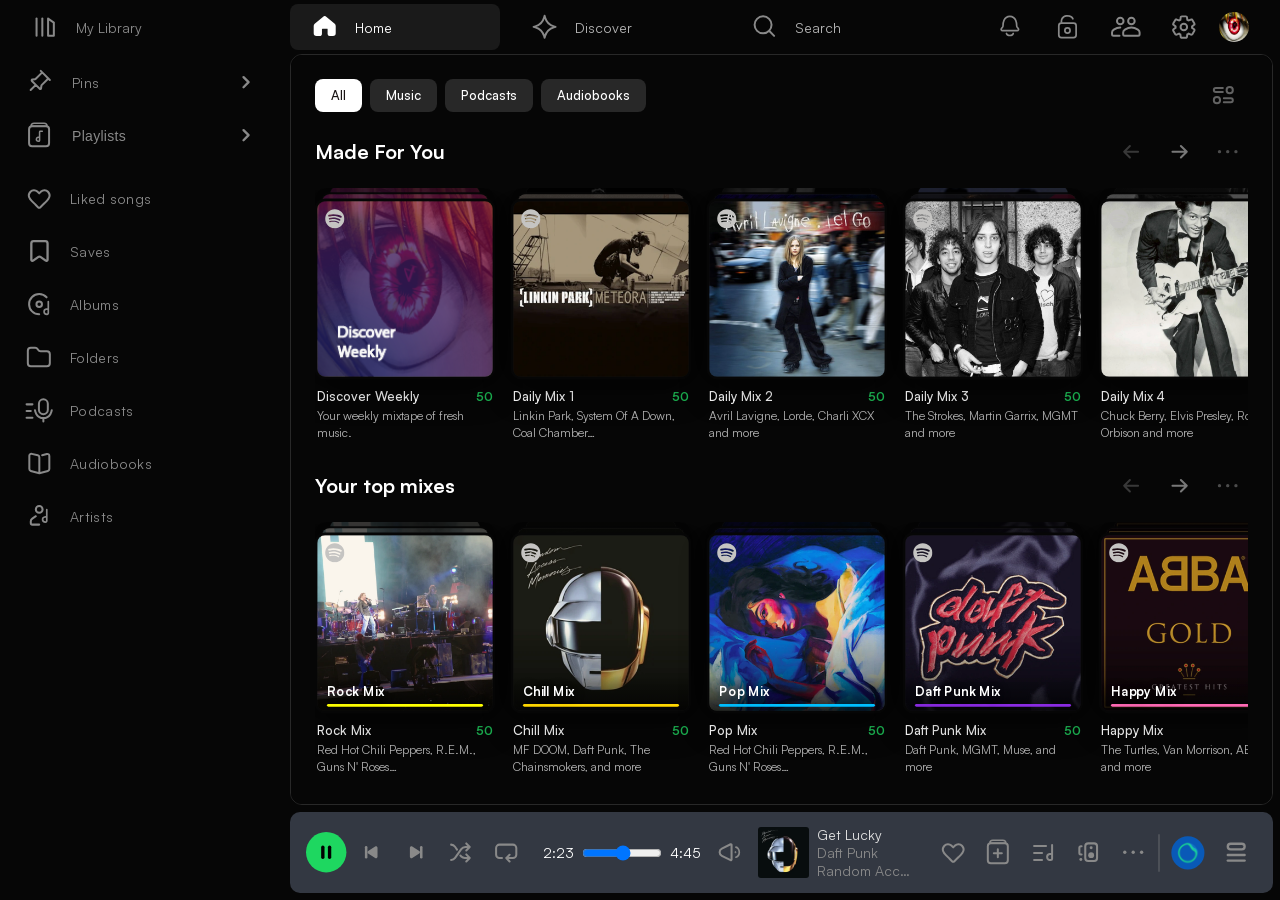
<file: index.html>
<!doctype html>
<html lang="en">

<head>
  <meta charset="UTF-8">
  <meta name="viewport"
    content="width=device-width, initial-scale=1.0, maximum-scale=1.0, user-scalable=no, viewport-fit=cover">
  <meta name="theme-color" content="#191414">
  <meta name="description"
    content="Spotify-inspired web player UI built as the final exam project for the 10x Frontend course.">
  <meta property="og:title" content="Spotify Web Player: 10xHunters - Frontend Final Exam">
  <meta property="og:description"
    content="Spotify-inspired web player UI built as the final exam project for the 10x Frontend course.">
  <meta property="og:type" content="website">
  <link rel="icon" type="image/svg+xml" href="assets/icons/big/spotify-favicon.svg">
  <title>Spotify - Web Player: 10xHunters - Frontend Final Exam</title>
  <link rel="stylesheet" href="css/main.css">
</head>

<body>
  <div class="app-layout">

    <!-- ===== Sidebar ===== -->

    <aside class="sidebar">
      <div class="sidebar__header">
        <a href="pages/library.html">
          <img src="./assets/icons/big/library.svg" alt="spotify-library-icon" />
          <span>My Library</span>
        </a>
      </div>
      <nav class="sidebar__nav">
        <ul class="sidebar__list">
          <li class="sidebar__item sidebar__item--arrow">
            <a href="#">
              <div class="sidebar__link-left">
                <img src="./assets/icons/big/pin.svg" alt="pins-icon" />
                <span>Pins</span>
              </div>
              <span class="sidebar__arrow">
                <img src="./assets/icons/big/right.svg" alt="arrow-right">
              </span>
            </a>
          </li>
          <li class="sidebar__item sidebar__item--accordion">
            <button class="sidebar__accordion-trigger" aria-expanded="false">
              <div class="sidebar__link-left">
                <img src="./assets/icons/big/playlist.svg" alt="playlist-icon" />
                <span class="sidebar__accordion-label">Playlists</span>
              </div>
              <span class="sidebar__arrow">
                <img src="./assets/icons/big/right.svg" alt="arrow-right" />
              </span>
            </button>
            <ul class="sidebar__dropdown">
              <li class="sidebar__dropdown-item">
                <a href="#">
                  <img src="./assets/icons/small/playlist.svg" alt="playlist-icon" />
                  <span>Chill stuff</span>
                </a>
              </li>
              <li class="sidebar__dropdown-item">
                <a href="#">
                  <img src="./assets/icons/small/playlist.svg" alt="playlist-icon" />
                  <span>Rock n Roll</span>
                </a>
              </li>
              <li class="sidebar__dropdown-item">
                <a href="#">
                  <img src="./assets/icons/small/playlist.svg" alt="playlist-icon" />
                  <span>The Jux Box</span>
                </a>
              </li>
              <li class="sidebar__dropdown-item">
                <a href="#">
                  <img src="./assets/icons/small/playlist.svg" alt="playlist-icon" />
                  <span>Selected Linkin Park</span>
                </a>
              </li>
              <li class="sidebar__dropdown-item">
                <a href="#">
                  <img src="./assets/icons/small/playlist.svg" alt="playlist-icon" />
                  <span>Vibe</span>
                </a>
              </li>
            </ul>
          </li>
          <li class="sidebar__item">
            <a href="pages/liked-songs.html">
              <img src="./assets/icons/big/like.svg" alt="spotify-liked-songs-icon" />
              <span>Liked songs</span>
            </a>
          </li>
          <li class="sidebar__item">
            <a href="#">
              <img src="./assets/icons/big/save.svg" alt="spotify-saved-songs-icon" />
              <span>Saves</span>
            </a>
          </li>
          <li class="sidebar__item">
            <a href="#">
              <img src="./assets/icons/big/album.svg" alt="spotify-album-songs-icon" />
              <span>Albums</span>
            </a>
          </li>
          <li class="sidebar__item">
            <a href="#">
              <img src="./assets/icons/big/folder.svg" alt="spotify-folders-icon" />
              <span>Folders</span>
            </a>
          </li>
          <li class="sidebar__item">
            <a href="pages/podcasts.html">
              <img src="./assets/icons/big/podcast.svg" alt="spotify-podcasts-icon" />
              <span>Podcasts</span>
            </a>
          </li>
          <li class="sidebar__item">
            <a href="#">
              <img src="./assets/icons/big/audiobook.svg" alt="spotify-audiobooks-icon" />
              <span>Audiobooks</span>
            </a>
          </li>
          <li class="sidebar__item">
            <a href="pages/artist.html"> <!--this is temporary link to the artist page -->
              <img src="./assets/icons/big/artist.svg" alt="spotify-artists-icon" />
              <span>Artists</span>
            </a>
          </li>
        </ul>
      </nav>
    </aside>

    <!-- ===== Content Area (Header + Main) ===== -->
    <div class="app-layout__content">

      <!-- ===== Desktop Header ===== -->

      <header class="app-header">
        <div class="app-header__row">
          <nav class="nav-primary" aria-label="Primary">

            <!-- ===== Nav Pills — CSS-only active state via :has(input:checked) ===== -->
            <div class="nav-primary__left">

              <a class="nav-pill nav-pill--home nav-pill--active" href="index.html" aria-current="page">
                <img src="assets/icons/big/home.svg" alt="" class="nav-icon icon--off" aria-hidden="true">
                <img src="assets/icons/big/home-filled.svg" alt="" class="nav-icon icon--on" aria-hidden="true">
                <span class="nav-pill__label">Home</span>
              </a>

              <a class="nav-pill nav-pill--discover" href="pages/discover.html">
                <img src="assets/icons/big/discover.svg" alt="" class="nav-icon icon--off" aria-hidden="true">
                <img src="assets/icons/big/discover-filled.svg" alt="" class="nav-icon icon--on" aria-hidden="true">
                <span class="nav-pill__label">Discover</span>
              </a>

              <a class="nav-pill nav-pill--search" href="pages/search.html">
                <img src="assets/icons/big/search.svg" alt="" class="nav-icon" aria-hidden="true">
                <span class="nav-pill__label nav-pill__label--muted">Search</span>
              </a>

            </div><!-- /nav-primary__left -->

            <!-- ===== Icon Buttons — toggles use CSS-only label+checkbox pattern ===== -->
            <div class="nav-primary__right">

              <button class="icon-button" type="button" aria-label="News">
                <img src="assets/icons/big/news.svg" alt="" class="nav-icon" aria-hidden="true">
              </button>

              <label class="icon-button" aria-label="Private session">
                <input type="checkbox" class="nav-radio">
                <img src="assets/icons/big/private.svg" alt="" class="nav-icon icon--off" aria-hidden="true">
                <img src="assets/icons/big/private-alt.svg" alt="" class="nav-icon icon--on icon--preserve"
                  aria-hidden="true">
              </label>

              <label class="icon-button icon-button--friends" aria-label="Friends activity">
                <input type="checkbox" class="nav-radio" id="friends-activity-toggle">
                <img src="assets/icons/big/friends.svg" alt="" class="nav-icon icon--off" aria-hidden="true">
                <img src="assets/icons/big/friends-filled.svg" alt="" class="nav-icon icon--on" aria-hidden="true">
              </label>

              <button class="icon-button" type="button" aria-label="Settings">
                <img src="assets/icons/big/settings.svg" alt="" class="nav-icon" aria-hidden="true">
              </button>

              <button class="avatar-button" type="button" aria-label="Profile">
                <img src="assets/img/profilePicture.webp" alt="User profile picture" class="avatar-image">
              </button>

            </div><!-- /nav-primary__right -->

          </nav>
        </div>
      </header><!-- /app-header -->

      <div class="home-layout">
        <main class="app-main">

          <!-- ===== Filter Bar ===== -->
          <div class="home-filter-bar">
            <button class="filter-pill filter-pill--active">All</button>
            <button class="filter-pill">Music</button>
            <button class="filter-pill">Podcasts</button>
            <button class="filter-pill">Audiobooks</button>
            <button class="filter-grid-icon" aria-label="Customize feed">
              <img src="assets/icons/big/feed.svg" alt="" aria-hidden="true">
            </button>
          </div>

          <!-- ===== Mobile Quick Picks ===== -->
          <section class="home-quick-grid" aria-label="Quick picks">
            <article class="home-quick-card">
              <img src="assets/img/weekly.png" alt="Cover art for Get Lucky" class="home-quick-card__thumb"
                loading="lazy">
              <div class="home-quick-card__meta">
                <p class="home-quick-card__title">Get Lucky (feat. Pharrell Williams and Nile Rodgers)</p>
                <p class="home-quick-card__subtitle">Daft Punk</p>
              </div>
            </article>

            <article class="home-quick-card">
              <img src="assets/img/weekly.png" alt="Cover art for Daily Mix 2" class="home-quick-card__thumb"
                loading="lazy">
              <div class="home-quick-card__meta">
                <p class="home-quick-card__title">Daily Mix 2</p>
              </div>
            </article>

            <article class="home-quick-card">
              <img src="assets/img/weekly.png" alt="Cover art for Daily Mix 1" class="home-quick-card__thumb"
                loading="lazy">
              <div class="home-quick-card__meta">
                <p class="home-quick-card__title">Daily Mix 1</p>
              </div>
            </article>

            <article class="home-quick-card">
              <img src="assets/img/weekly.png" alt="Cover art for Instant Crush" class="home-quick-card__thumb"
                loading="lazy">
              <div class="home-quick-card__meta">
                <p class="home-quick-card__title">Instant Crush</p>
                <p class="home-quick-card__subtitle">Daft Punk</p>
              </div>
            </article>

            <article class="home-quick-card">
              <img src="assets/img/weekly.png" alt="Cover art for Around the World" class="home-quick-card__thumb"
                loading="lazy">
              <div class="home-quick-card__meta">
                <p class="home-quick-card__title">Around the world</p>
                <p class="home-quick-card__subtitle">Daft Punk</p>
              </div>
            </article>

            <article class="home-quick-card">
              <img src="assets/img/weekly.png" alt="Cover art for Rock Mix" class="home-quick-card__thumb"
                loading="lazy">
              <div class="home-quick-card__meta">
                <p class="home-quick-card__title">Rock Mix</p>
              </div>
            </article>
          </section>

          <!-- ===== Home Feed ===== -->
          <div class="home-feed">

            <!-- ── Section 1: Made For You ── -->
            <section class="home-section" data-feed-key="made-for-you">
              <div class="home-section__header">
                <h2 class="home-section__title">Made For You</h2>
                <div class="home-section__controls">
                  <button class="section-nav-btn section-nav-btn--prev" aria-label="Previous">
                    <img src="assets/icons/big/arrow-left.svg" alt="" aria-hidden="true">
                  </button>
                  <button class="section-nav-btn section-nav-btn--next" aria-label="Next">
                    <img src="assets/icons/big/arrow-right.svg" alt="" aria-hidden="true">
                  </button>
                  <button class="section-more-btn" aria-label="More options">
                    <img src="assets/icons/big/more.svg" alt="" aria-hidden="true">
                  </button>
                </div>
              </div>
              <div class="home-section__track" role="list">

                <article class="card card--playlist card--stacked card--discover-weekly" role="listitem" tabindex="0">
                  <div class="card__thumb-wrap">
                    <div class="card__mix-stack">
                      <span class="card__mix-layer card__mix-layer--rear" aria-hidden="true">
                        <img src="assets/img/justProfilePicture.webp" alt="" class="card__mix-layer-image"
                          loading="lazy">
                      </span>
                      <span class="card__mix-layer card__mix-layer--middle" aria-hidden="true">
                        <img src="assets/img/justProfilePicture.webp" alt="" class="card__mix-layer-image"
                          loading="lazy">
                      </span>
                      <div class="card__mix-front">
                        <img src="assets/img/justProfilePicture.webp" alt="Cover art for Discover Weekly"
                          class="card__thumb" loading="lazy">
                        <img src="assets/icons/big/spotify.svg" alt="" class="card__logo" aria-hidden="true">
                      </div>
                    </div>
                  </div>
                  <div class="card__info">
                    <div class="card__title-row">
                      <span class="card__title">Discover Weekly</span>
                      <span class="card__count">50</span>
                    </div>
                    <p class="card__desc">Your weekly mixtape of fresh music.</p>
                  </div>
                </article>

                <article class="card card--playlist card--stacked" role="listitem" tabindex="0">
                  <div class="card__thumb-wrap">
                    <div class="card__mix-stack">
                      <span class="card__mix-layer card__mix-layer--rear" aria-hidden="true">
                        <img src="assets/img/daily-mix-1-coal.webp" alt="" class="card__mix-layer-image" loading="lazy">
                      </span>
                      <span class="card__mix-layer card__mix-layer--middle" aria-hidden="true">
                        <img src="assets/img/daily-mix-1-soad.webp" alt="" class="card__mix-layer-image" loading="lazy">
                      </span>
                      <div class="card__mix-front">
                        <img src="assets/img/daily-mix-1-linkin.webp" alt="Cover art for Daily Mix 1 featuring Linkin Park" class="card__thumb"
                          loading="lazy">
                        <img src="assets/icons/big/spotify.svg" alt="" class="card__logo" aria-hidden="true">
                      </div>
                    </div>
                  </div>
                  <div class="card__info">
                    <div class="card__title-row">
                      <span class="card__title">Daily Mix 1</span>
                      <span class="card__count">50</span>
                    </div>
                    <p class="card__desc">Linkin Park, System Of A Down, Coal Chamber…</p>
                  </div>
                </article>

                <article class="card card--playlist card--stacked" role="listitem" tabindex="0">
                  <div class="card__thumb-wrap">
                    <div class="card__mix-stack">
                      <span class="card__mix-layer card__mix-layer--rear" aria-hidden="true">
                        <img src="assets/img/daily-mix-2-charli.webp" alt="" class="card__mix-layer-image" loading="lazy">
                      </span>
                      <span class="card__mix-layer card__mix-layer--middle" aria-hidden="true">
                        <img src="assets/img/daily-mix-2-lorde.webp" alt="" class="card__mix-layer-image" loading="lazy">
                      </span>
                      <div class="card__mix-front">
                        <img src="assets/img/daily-mix-2-avril.webp" alt="Cover art for Daily Mix 2 featuring Avril Lavigne" class="card__thumb"
                          loading="lazy">
                        <img src="assets/icons/big/spotify.svg" alt="" class="card__logo" aria-hidden="true">
                      </div>
                    </div>
                  </div>
                  <div class="card__info">
                    <div class="card__title-row">
                      <span class="card__title">Daily Mix 2</span>
                      <span class="card__count">50</span>
                    </div>
                    <p class="card__desc">Avril Lavigne, Lorde, Charli XCX and more</p>
                  </div>
                </article>

                <article class="card card--playlist card--stacked" role="listitem" tabindex="0">
                  <div class="card__thumb-wrap">
                    <div class="card__mix-stack">
                      <span class="card__mix-layer card__mix-layer--rear" aria-hidden="true">
                        <img src="assets/img/daily-mix-3-mgmt.webp" alt="" class="card__mix-layer-image" loading="lazy">
                      </span>
                      <span class="card__mix-layer card__mix-layer--middle" aria-hidden="true">
                        <img src="assets/img/daily-mix-3-garrix.webp" alt="" class="card__mix-layer-image" loading="lazy">
                      </span>
                      <div class="card__mix-front">
                        <img src="assets/img/daily-mix-3-strokes.webp" alt="Artist image for Daily Mix 3 featuring The Strokes" class="card__thumb"
                          loading="lazy">
                        <img src="assets/icons/big/spotify.svg" alt="" class="card__logo" aria-hidden="true">
                      </div>
                    </div>
                  </div>
                  <div class="card__info">
                    <div class="card__title-row">
                      <span class="card__title">Daily Mix 3</span>
                      <span class="card__count">50</span>
                    </div>
                    <p class="card__desc">The Strokes, Martin Garrix, MGMT and more</p>
                  </div>
                </article>

                <article class="card card--playlist card--stacked" role="listitem" tabindex="0">
                  <div class="card__thumb-wrap">
                    <div class="card__mix-stack">
                      <span class="card__mix-layer card__mix-layer--rear" aria-hidden="true">
                        <img src="assets/img/daily-mix-4-roy.webp" alt="" class="card__mix-layer-image" loading="lazy">
                      </span>
                      <span class="card__mix-layer card__mix-layer--middle" aria-hidden="true">
                        <img src="assets/img/daily-mix-4-elvis.webp" alt="" class="card__mix-layer-image" loading="lazy">
                      </span>
                      <div class="card__mix-front">
                        <img src="assets/img/daily-mix-4-chuck.webp" alt="Artist image for Daily Mix 4 featuring Chuck Berry" class="card__thumb"
                          loading="lazy">
                        <img src="assets/icons/big/spotify.svg" alt="" class="card__logo" aria-hidden="true">
                      </div>
                    </div>
                  </div>
                  <div class="card__info">
                    <div class="card__title-row">
                      <span class="card__title">Daily Mix 4</span>
                      <span class="card__count">50</span>
                    </div>
                    <p class="card__desc">Chuck Berry, Elvis Presley, Roy Orbison and more</p>
                  </div>
                </article>

                <article class="card card--playlist card--stacked" role="listitem" tabindex="0">
                  <div class="card__thumb-wrap">
                    <div class="card__mix-stack">
                      <span class="card__mix-layer card__mix-layer--rear" aria-hidden="true">
                        <img src="assets/img/daily-mix-5-dean.webp" alt="" class="card__mix-layer-image" loading="lazy">
                      </span>
                      <span class="card__mix-layer card__mix-layer--middle" aria-hidden="true">
                        <img src="assets/img/daily-mix-5-gerhard.webp" alt="" class="card__mix-layer-image" loading="lazy">
                      </span>
                      <div class="card__mix-front">
                        <img src="assets/img/daily-mix-5-frank.webp" alt="Artist image for Daily Mix 5 featuring Frank Sinatra" class="card__thumb"
                          loading="lazy">
                        <img src="assets/icons/big/spotify.svg" alt="" class="card__logo" aria-hidden="true">
                      </div>
                    </div>
                  </div>
                  <div class="card__info">
                    <div class="card__title-row">
                      <span class="card__title">Daily Mix 5</span>
                      <span class="card__count">50</span>
                    </div>
                    <p class="card__desc">Frank Sinatra, Gerhard Trede, Dean Martin and more</p>
                  </div>
                </article>

                <article class="card card--playlist card--stacked" role="listitem" tabindex="0">
                  <div class="card__thumb-wrap">
                    <div class="card__mix-stack">
                      <span class="card__mix-layer card__mix-layer--rear" aria-hidden="true">
                        <img src="assets/img/nirvana-radio-bleach.webp" alt="" class="card__mix-layer-image" loading="lazy">
                      </span>
                      <span class="card__mix-layer card__mix-layer--middle" aria-hidden="true">
                        <img src="assets/img/nirvana-radio-in-utero.webp" alt="" class="card__mix-layer-image" loading="lazy">
                      </span>
                      <div class="card__mix-front">
                        <img src="assets/img/nirvana-radio-band.webp" alt="Artist image for Nirvana Radio" class="card__thumb"
                          loading="lazy">
                        <img src="assets/icons/big/spotify.svg" alt="" class="card__logo" aria-hidden="true">
                        <span class="card__badge card__badge--radio">RADIO</span>
                      </div>
                    </div>
                  </div>
                  <div class="card__info">
                    <div class="card__title-row">
                      <span class="card__title">Nirvana Radio</span>
                      <span class="card__count">50</span>
                    </div>
                    <p class="card__desc">The Strokes, Martin Garrix, MGMT and more</p>
                  </div>
                </article>

                <article class="card card--playlist card--stacked" role="listitem" tabindex="0">
                  <div class="card__thumb-wrap">
                    <div class="card__mix-stack">
                      <span class="card__mix-layer card__mix-layer--rear" aria-hidden="true">
                        <img src="assets/img/fall-out-boy-radio-rejects.webp" alt="" class="card__mix-layer-image"
                          loading="lazy">
                      </span>
                      <span class="card__mix-layer card__mix-layer--middle" aria-hidden="true">
                        <img src="assets/img/fall-out-boy-radio-panic.webp" alt="" class="card__mix-layer-image"
                          loading="lazy">
                      </span>
                      <div class="card__mix-front">
                        <img src="assets/img/fall-out-boy-radio-fob.webp" alt="Cover art for Fall Out Boy Radio featuring Fall Out Boy"
                          class="card__thumb" loading="lazy">
                        <img src="assets/icons/big/spotify.svg" alt="" class="card__logo" aria-hidden="true">
                        <span class="card__badge card__badge--radio">RADIO</span>
                      </div>
                    </div>
                  </div>
                  <div class="card__info">
                    <div class="card__title-row">
                      <span class="card__title">Fall Out Boy Ra…</span>
                      <span class="card__count">50</span>
                    </div>
                    <p class="card__desc">With Panic! At The Disco, The All-American Rejects,…</p>
                  </div>
                </article>

              </div>
            </section>

            <!-- ── Section 2: Your top mixes ── -->
            <section class="home-section" data-feed-key="your-top-mixes">
              <div class="home-section__header">
                <h2 class="home-section__title">Your top mixes</h2>
                <div class="home-section__controls">
                  <button class="section-nav-btn section-nav-btn--prev" aria-label="Previous">
                    <img src="assets/icons/big/arrow-left.svg" alt="" aria-hidden="true">
                  </button>
                  <button class="section-nav-btn section-nav-btn--next" aria-label="Next">
                    <img src="assets/icons/big/arrow-right.svg" alt="" aria-hidden="true">
                  </button>
                  <button class="section-more-btn" aria-label="More options">
                    <img src="assets/icons/big/more.svg" alt="" aria-hidden="true">
                  </button>
                </div>
              </div>
              <div class="home-section__track" role="list">

                <article class="card card--mix card--stacked card--accent-yellow" role="listitem" tabindex="0">
                  <div class="card__thumb-wrap">
                    <div class="card__mix-stack">
                      <span class="card__mix-layer card__mix-layer--rear" aria-hidden="true">
                        <img src="assets/img/rock-mix.webp" alt="" class="card__mix-layer-image" loading="lazy">
                      </span>
                      <span class="card__mix-layer card__mix-layer--middle" aria-hidden="true">
                        <img src="assets/img/rock-mix.webp" alt="" class="card__mix-layer-image" loading="lazy">
                      </span>
                      <div class="card__mix-front">
                        <img src="assets/img/rock-mix.webp" alt="Cover art for Rock Mix" class="card__thumb"
                          loading="lazy">
                        <img src="assets/icons/big/spotify.svg" alt="" class="card__logo" aria-hidden="true">
                        <div class="card__mix-overlay">
                          <span class="card__mix-title">Rock Mix</span>
                          <div class="card__mix-accent"></div>
                        </div>
                      </div>
                    </div>
                  </div>
                  <div class="card__info">
                    <div class="card__title-row">
                      <span class="card__title">Rock Mix</span>
                      <span class="card__count">50</span>
                    </div>
                    <p class="card__desc">Red Hot Chili Peppers, R.E.M., Guns N' Roses…</p>
                  </div>
                </article>

                <article class="card card--mix card--stacked card--accent-gold" role="listitem" tabindex="0">
                  <div class="card__thumb-wrap">
                    <div class="card__mix-stack">
                      <span class="card__mix-layer card__mix-layer--rear" aria-hidden="true">
                        <img src="assets/img/chill-mix.webp" alt="" class="card__mix-layer-image" loading="lazy">
                      </span>
                      <span class="card__mix-layer card__mix-layer--middle" aria-hidden="true">
                        <img src="assets/img/chill-mix.webp" alt="" class="card__mix-layer-image" loading="lazy">
                      </span>
                      <div class="card__mix-front">
                        <img src="assets/img/chill-mix.webp" alt="Cover art for Chill Mix" class="card__thumb"
                          loading="lazy">
                        <img src="assets/icons/big/spotify.svg" alt="" class="card__logo" aria-hidden="true">
                        <div class="card__mix-overlay">
                          <span class="card__mix-title">Chill Mix</span>
                          <div class="card__mix-accent"></div>
                        </div>
                      </div>
                    </div>
                  </div>
                  <div class="card__info">
                    <div class="card__title-row">
                      <span class="card__title">Chill Mix</span>
                      <span class="card__count">50</span>
                    </div>
                    <p class="card__desc">MF DOOM, Daft Punk, The Chainsmokers, and more</p>
                  </div>
                </article>

                <article class="card card--mix card--stacked card--accent-cyan" role="listitem" tabindex="0">
                  <div class="card__thumb-wrap">
                    <div class="card__mix-stack">
                      <span class="card__mix-layer card__mix-layer--rear" aria-hidden="true">
                        <img src="assets/img/pop-mix.webp" alt="" class="card__mix-layer-image" loading="lazy">
                      </span>
                      <span class="card__mix-layer card__mix-layer--middle" aria-hidden="true">
                        <img src="assets/img/pop-mix.webp" alt="" class="card__mix-layer-image" loading="lazy">
                      </span>
                      <div class="card__mix-front">
                        <img src="assets/img/pop-mix.webp" alt="Cover art for Pop Mix" class="card__thumb"
                          loading="lazy">
                        <img src="assets/icons/big/spotify.svg" alt="" class="card__logo" aria-hidden="true">
                        <div class="card__mix-overlay">
                          <span class="card__mix-title">Pop Mix</span>
                          <div class="card__mix-accent"></div>
                        </div>
                      </div>
                    </div>
                  </div>
                  <div class="card__info">
                    <div class="card__title-row">
                      <span class="card__title">Pop Mix</span>
                      <span class="card__count">50</span>
                    </div>
                    <p class="card__desc">Red Hot Chili Peppers, R.E.M., Guns N' Roses…</p>
                  </div>
                </article>

                <article class="card card--mix card--stacked card--accent-violet" role="listitem" tabindex="0">
                  <div class="card__thumb-wrap">
                    <div class="card__mix-stack">
                      <span class="card__mix-layer card__mix-layer--rear" aria-hidden="true">
                        <img src="assets/img/daft-punk-mix.webp" alt="" class="card__mix-layer-image" loading="lazy">
                      </span>
                      <span class="card__mix-layer card__mix-layer--middle" aria-hidden="true">
                        <img src="assets/img/daft-punk-mix.webp" alt="" class="card__mix-layer-image" loading="lazy">
                      </span>
                      <div class="card__mix-front">
                        <img src="assets/img/daft-punk-mix.webp" alt="Cover art for Daft Punk Mix" class="card__thumb"
                          loading="lazy">
                        <img src="assets/icons/big/spotify.svg" alt="" class="card__logo" aria-hidden="true">
                        <div class="card__mix-overlay">
                          <span class="card__mix-title">Daft Punk Mix</span>
                          <div class="card__mix-accent"></div>
                        </div>
                      </div>
                    </div>
                  </div>
                  <div class="card__info">
                    <div class="card__title-row">
                      <span class="card__title">Daft Punk Mix</span>
                      <span class="card__count">50</span>
                    </div>
                    <p class="card__desc">Daft Punk, MGMT, Muse, and more</p>
                  </div>
                </article>

                <article class="card card--mix card--stacked card--accent-pink" role="listitem" tabindex="0">
                  <div class="card__thumb-wrap">
                    <div class="card__mix-stack">
                      <span class="card__mix-layer card__mix-layer--rear" aria-hidden="true">
                        <img src="assets/img/happy-mix.webp" alt="" class="card__mix-layer-image" loading="lazy">
                      </span>
                      <span class="card__mix-layer card__mix-layer--middle" aria-hidden="true">
                        <img src="assets/img/happy-mix.webp" alt="" class="card__mix-layer-image" loading="lazy">
                      </span>
                      <div class="card__mix-front">
                        <img src="assets/img/happy-mix.webp" alt="Cover art for Happy Mix" class="card__thumb"
                          loading="lazy">
                        <img src="assets/icons/big/spotify.svg" alt="" class="card__logo" aria-hidden="true">
                        <div class="card__mix-overlay">
                          <span class="card__mix-title">Happy Mix</span>
                          <div class="card__mix-accent"></div>
                        </div>
                      </div>
                    </div>
                  </div>
                  <div class="card__info">
                    <div class="card__title-row">
                      <span class="card__title">Happy Mix</span>
                      <span class="card__count">50</span>
                    </div>
                    <p class="card__desc">The Turtles, Van Morrison, ABBA and more</p>
                  </div>
                </article>

                <article class="card card--mix card--stacked card--accent-orange" role="listitem" tabindex="0">
                  <div class="card__thumb-wrap">
                    <div class="card__mix-stack">
                      <span class="card__mix-layer card__mix-layer--rear" aria-hidden="true">
                        <img src="assets/img/david-bowie-mix.webp" alt="" class="card__mix-layer-image" loading="lazy">
                      </span>
                      <span class="card__mix-layer card__mix-layer--middle" aria-hidden="true">
                        <img src="assets/img/david-bowie-mix.webp" alt="" class="card__mix-layer-image" loading="lazy">
                      </span>
                      <div class="card__mix-front">
                        <img src="assets/img/david-bowie-mix.webp" alt="Cover art for David Bowie Mix"
                          class="card__thumb" loading="lazy">
                        <img src="assets/icons/big/spotify.svg" alt="" class="card__logo" aria-hidden="true">
                        <div class="card__mix-overlay">
                          <span class="card__mix-title">David Bowie Mix</span>
                          <div class="card__mix-accent"></div>
                        </div>
                      </div>
                    </div>
                  </div>
                  <div class="card__info">
                    <div class="card__title-row">
                      <span class="card__title">David Bowie Mix</span>
                      <span class="card__count">50</span>
                    </div>
                    <p class="card__desc">Soft Cell, The Who and The Clash</p>
                  </div>
                </article>

                <article class="card card--mix card--stacked card--accent-lime" role="listitem" tabindex="0">
                  <div class="card__thumb-wrap">
                    <div class="card__mix-stack">
                      <span class="card__mix-layer card__mix-layer--rear" aria-hidden="true">
                        <img src="assets/img/upbeat-mix.webp" alt="" class="card__mix-layer-image" loading="lazy">
                      </span>
                      <span class="card__mix-layer card__mix-layer--middle" aria-hidden="true">
                        <img src="assets/img/upbeat-mix.webp" alt="" class="card__mix-layer-image" loading="lazy">
                      </span>
                      <div class="card__mix-front">
                        <img src="assets/img/upbeat-mix.webp" alt="Cover art for Upbeat Mix" class="card__thumb"
                          loading="lazy">
                        <img src="assets/icons/big/spotify.svg" alt="" class="card__logo" aria-hidden="true">
                        <div class="card__mix-overlay">
                          <span class="card__mix-title">Upbeat Mix</span>
                          <div class="card__mix-accent"></div>
                        </div>
                      </div>
                    </div>
                  </div>
                  <div class="card__info">
                    <div class="card__title-row">
                      <span class="card__title">Upbeat Mix</span>
                      <span class="card__count">50</span>
                    </div>
                    <p class="card__desc">Kylie Minogue, Charli XCX, Cage The Elephant and…</p>
                  </div>
                </article>

                <article class="card card--mix card--stacked card--accent-orange-red" role="listitem" tabindex="0">
                  <div class="card__thumb-wrap">
                    <div class="card__mix-stack">
                      <span class="card__mix-layer card__mix-layer--rear" aria-hidden="true">
                        <img src="assets/img/60s-mix.webp" alt="" class="card__mix-layer-image" loading="lazy">
                      </span>
                      <span class="card__mix-layer card__mix-layer--middle" aria-hidden="true">
                        <img src="assets/img/60s-mix.webp" alt="" class="card__mix-layer-image" loading="lazy">
                      </span>
                      <div class="card__mix-front">
                        <img src="assets/img/60s-mix.webp" alt="Cover art for 60s Mix" class="card__thumb"
                          loading="lazy">
                        <img src="assets/icons/big/spotify.svg" alt="" class="card__logo" aria-hidden="true">
                        <div class="card__mix-overlay">
                          <span class="card__mix-title">60s Mix</span>
                          <div class="card__mix-accent"></div>
                        </div>
                      </div>
                    </div>
                  </div>
                  <div class="card__info">
                    <div class="card__title-row">
                      <span class="card__title">60s Mix</span>
                      <span class="card__count">50</span>
                    </div>
                    <p class="card__desc">Chuck Berry, Skeeter David, Van Morrison and…</p>
                  </div>
                </article>

              </div>
            </section>

            <!-- ── Section 3: Your favorite artists ── -->
            <section class="home-section" data-feed-key="your-favorite-artists">
              <div class="home-section__header">
                <h2 class="home-section__title">Your favorite artists</h2>
                <div class="home-section__controls">
                  <button class="section-nav-btn section-nav-btn--prev" aria-label="Previous">
                    <img src="assets/icons/big/arrow-left.svg" alt="" aria-hidden="true">
                  </button>
                  <button class="section-nav-btn section-nav-btn--next" aria-label="Next">
                    <img src="assets/icons/big/arrow-right.svg" alt="" aria-hidden="true">
                  </button>
                  <button class="section-more-btn" aria-label="More options">
                    <img src="assets/icons/big/more.svg" alt="" aria-hidden="true">
                  </button>
                </div>
              </div>
              <div class="home-section__track" role="list">

                <article class="card card--artist" role="listitem">
                  <div class="card__thumb-wrap card__thumb-wrap--circle">
                    <img src="assets/img/guns-n-roses.webp" alt="Artist photo of Guns N' Roses" class="card__thumb"
                      loading="lazy">
                  </div>
                  <div class="card__info">
                    <span class="card__title">Guns N' Roses</span>
                  </div>
                </article>

                <article class="card card--artist" role="listitem">
                  <div class="card__thumb-wrap card__thumb-wrap--circle">
                    <img src="assets/img/daft-punk.webp" alt="Artist photo of Daft Punk" class="card__thumb"
                      loading="lazy">
                  </div>
                  <div class="card__info">
                    <span class="card__title">Daft Punk</span>
                  </div>
                </article>

                <article class="card card--artist" role="listitem">
                  <div class="card__thumb-wrap card__thumb-wrap--circle">
                    <img src="assets/img/david-bowie.webp" alt="Artist photo of David Bowie" class="card__thumb"
                      loading="lazy">
                  </div>
                  <div class="card__info">
                    <span class="card__title">David Bowie</span>
                  </div>
                </article>

              </div>
            </section>

            <!-- ── Section 4: Albums for You ── -->
            <section class="home-section" data-feed-key="albums-for-you">
              <div class="home-section__header">
                <h2 class="home-section__title">Albums for You</h2>
                <div class="home-section__controls">
                  <button class="section-nav-btn section-nav-btn--prev" aria-label="Previous">
                    <img src="assets/icons/big/arrow-left.svg" alt="" aria-hidden="true">
                  </button>
                  <button class="section-nav-btn section-nav-btn--next" aria-label="Next">
                    <img src="assets/icons/big/arrow-right.svg" alt="" aria-hidden="true">
                  </button>
                  <button class="section-more-btn" aria-label="More options">
                    <img src="assets/icons/big/more.svg" alt="" aria-hidden="true">
                  </button>
                </div>
              </div>
              <div class="home-section__track" role="list">

                <article class="card card--album" role="listitem">
                  <div class="card__thumb-wrap">
                    <img src="assets/img/meteora.webp" alt="Album cover for Meteora" class="card__thumb" loading="lazy">
                    <img src="assets/icons/big/spotify.svg" alt="" class="card__logo" aria-hidden="true">
                  </div>
                  <div class="card__info">
                    <div class="card__title-row">
                      <span class="card__title">Meteora</span>
                      <span class="card__count">13</span>
                    </div>
                    <p class="card__desc">Linkin Park</p>
                  </div>
                </article>

                <article class="card card--album" role="listitem">
                  <div class="card__thumb-wrap">
                    <img src="assets/img/random-access.webp" alt="Album cover for Random Access Memories"
                      class="card__thumb" loading="lazy">
                    <img src="assets/icons/big/spotify.svg" alt="" class="card__logo" aria-hidden="true">
                  </div>
                  <div class="card__info">
                    <div class="card__title-row">
                      <span class="card__title">Random Access…</span>
                      <span class="card__count">13</span>
                    </div>
                    <p class="card__desc">Daft Punk</p>
                  </div>
                </article>

                <article class="card card--album" role="listitem">
                  <div class="card__thumb-wrap">
                    <img src="assets/img/abbey-road.webp" alt="Album cover for Abbey Road" class="card__thumb"
                      loading="lazy">
                    <img src="assets/icons/big/spotify.svg" alt="" class="card__logo" aria-hidden="true">
                  </div>
                  <div class="card__info">
                    <div class="card__title-row">
                      <span class="card__title">Abbey Road</span>
                      <span class="card__count">13</span>
                    </div>
                    <p class="card__desc">The Beatles</p>
                  </div>
                </article>

                <article class="card card--album" role="listitem">
                  <div class="card__thumb-wrap">
                    <img src="assets/img/black-holes.webp" alt="Album cover for Black Holes and Revelations"
                      class="card__thumb" loading="lazy">
                    <img src="assets/icons/big/spotify.svg" alt="" class="card__logo" aria-hidden="true">
                  </div>
                  <div class="card__info">
                    <div class="card__title-row">
                      <span class="card__title">Black Holes and…</span>
                      <span class="card__count">13</span>
                    </div>
                    <p class="card__desc">Muse</p>
                  </div>
                </article>

              </div>
            </section>

            <!-- ── Section 5: Audiobooks for you ── -->
            <section class="home-section" data-feed-key="audiobooks-for-you">
              <div class="home-section__header">
                <h2 class="home-section__title">Audiobooks for you</h2>
                <div class="home-section__controls">
                  <button class="section-nav-btn section-nav-btn--prev" aria-label="Previous">
                    <img src="assets/icons/big/arrow-left.svg" alt="" aria-hidden="true">
                  </button>
                  <button class="section-nav-btn section-nav-btn--next" aria-label="Next">
                    <img src="assets/icons/big/arrow-right.svg" alt="" aria-hidden="true">
                  </button>
                  <button class="section-more-btn" aria-label="More options">
                    <img src="assets/icons/big/more.svg" alt="" aria-hidden="true">
                  </button>
                </div>
              </div>
              <div class="home-section__track" role="list">

                <article class="card card--audiobook" role="listitem">
                  <div class="card__thumb-wrap">
                    <img src="assets/img/halo-flood.webp" alt="Book cover for Halo: The Flood" class="card__thumb"
                      loading="lazy">
                  </div>
                  <div class="card__info">
                    <span class="card__title">Halo: The Flood</span>
                    <p class="card__desc">William C. Dietz</p>
                  </div>
                </article>

                <article class="card card--audiobook" role="listitem">
                  <div class="card__thumb-wrap">
                    <img src="assets/img/halo-first-strike.webp" alt="Book cover for Halo: First Strike"
                      class="card__thumb" loading="lazy">
                  </div>
                  <div class="card__info">
                    <span class="card__title">Halo: First Strike</span>
                    <p class="card__desc">Eric Nylund</p>
                  </div>
                </article>

                <article class="card card--audiobook" role="listitem">
                  <div class="card__thumb-wrap">
                    <img src="assets/img/halo-ghosts.webp" alt="Book cover for Halo: Ghosts of Onyx" class="card__thumb"
                      loading="lazy">
                  </div>
                  <div class="card__info">
                    <span class="card__title">Halo: Ghosts of Onyx</span>
                    <p class="card__desc">Eric Nylund</p>
                  </div>
                </article>

              </div>
            </section>

            <!-- ── Section 6: Podcasts for you ── -->
            <section class="home-section">
              <div class="home-section__header">
                <h2 class="home-section__title">Podcasts for you</h2>
                <div class="home-section__controls">
                  <button class="section-nav-btn section-nav-btn--prev" aria-label="Previous">
                    <img src="assets/icons/big/arrow-left.svg" alt="" aria-hidden="true">
                  </button>
                  <button class="section-nav-btn section-nav-btn--next" aria-label="Next">
                    <img src="assets/icons/big/arrow-right.svg" alt="" aria-hidden="true">
                  </button>
                  <button class="section-more-btn" aria-label="More options">
                    <img src="assets/icons/big/more.svg" alt="" aria-hidden="true">
                  </button>
                </div>
              </div>
              <div class="home-section__track" role="list">

                <a class="card card--podcast" href="pages/podcasts.html" role="listitem" aria-label="Open anything goes podcast page">
                  <div class="card__thumb-wrap">
                    <img src="assets/img/anything-goes.webp" alt="anything goes…" class="card__thumb" loading="lazy">
                  </div>
                  <div class="card__info card__info--podcast">
                    <span class="card__title">anything goes…</span>
                    <p class="card__desc">emma chamberlain</p>
                  </div>
                </a>

                <a class="card card--podcast" href="pages/podcasts.html" role="listitem" aria-label="Open The Joe Rogan Experience podcast page">
                  <div class="card__thumb-wrap">
                    <img src="assets/img/joe-rogan.webp" alt="Podcast cover for The Joe Rogan Experience"
                      class="card__thumb" loading="lazy">
                  </div>
                  <div class="card__info card__info--podcast">
                    <span class="card__title">The Joe Rogan…</span>
                    <p class="card__desc">Joe Rogan</p>
                  </div>
                </a>

                <a class="card card--podcast" href="pages/podcasts.html" role="listitem" aria-label="Open The Journal podcast page">
                  <div class="card__thumb-wrap">
                    <img src="assets/img/the-journal.webp" alt="Podcast cover for The Journal" class="card__thumb"
                      loading="lazy">
                  </div>
                  <div class="card__info card__info--podcast">
                    <span class="card__title">The Journal</span>
                    <p class="card__desc">The Wall Street Journal</p>
                  </div>
                </a>

              </div>
            </section>

            <!-- ── Section 7: Episodes for you ── -->
            <section class="home-section" data-feed-key="episodes-for-you">
              <div class="home-section__header">
                <h2 class="home-section__title">Episodes for you</h2>
                <div class="home-section__controls">
                  <button class="section-nav-btn section-nav-btn--prev" aria-label="Previous">
                    <img src="assets/icons/big/arrow-left.svg" alt="" aria-hidden="true">
                  </button>
                  <button class="section-nav-btn section-nav-btn--next" aria-label="Next">
                    <img src="assets/icons/big/arrow-right.svg" alt="" aria-hidden="true">
                  </button>
                  <button class="section-more-btn" aria-label="More options">
                    <img src="assets/icons/big/more.svg" alt="" aria-hidden="true">
                  </button>
                </div>
              </div>
              <div class="home-section__track" role="list">

                <article class="card card--episode" role="listitem">
                  <div class="card__thumb-wrap">
                    <img src="assets/img/anything-goes.webp" alt="anything goes…" class="card__thumb" loading="lazy">
                  </div>
                  <div class="card__info card__info--podcast">
                    <span class="card__title">anything goes…</span>
                    <p class="card__desc">emma chamberlain</p>
                    <img src="assets/icons/small/podcast.svg" alt="" class="card__episode-icon" aria-hidden="true">
                  </div>
                </article>

                <article class="card card--episode" role="listitem">
                  <div class="card__thumb-wrap">
                    <img src="assets/img/joe-rogan.webp" alt="Podcast cover for The Joe Rogan Experience"
                      class="card__thumb" loading="lazy">
                  </div>
                  <div class="card__info card__info--podcast">
                    <span class="card__title">The Joe Rogan…</span>
                    <p class="card__desc">Joe Rogan</p>
                    <img src="assets/icons/small/podcast.svg" alt="" class="card__episode-icon" aria-hidden="true">
                  </div>
                </article>

                <article class="card card--episode" role="listitem">
                  <div class="card__thumb-wrap">
                    <img src="assets/img/the-journal.webp" alt="Podcast cover for The Journal" class="card__thumb"
                      loading="lazy">
                  </div>
                  <div class="card__info card__info--podcast">
                    <span class="card__title">The Journal</span>
                    <p class="card__desc">The Wall Street Journal</p>
                    <img src="assets/icons/small/podcast.svg" alt="" class="card__episode-icon" aria-hidden="true">
                  </div>
                </article>

              </div>
            </section>

          </div><!-- /home-feed -->


        </main>

        <aside class="friends-activity" id="friends-activity-panel" aria-label="Friends activity">
          <div class="friends-activity__panel">
            <input type="checkbox" class="nav-radio friends-activity__state" id="add-friend-toggle"
              form="add-friend-form">
            <input type="checkbox" class="nav-radio friends-activity__state" id="friend-added-hisoka">
            <form id="add-friend-form" class="friends-activity__state-form" aria-hidden="true"></form>

            <div class="friends-activity__header">
              <h2 class="friends-activity__title">Friends Activity</h2>

              <div class="friends-activity__actions">
                <label class="friends-activity__action friends-activity__action--add" for="add-friend-toggle"
                  aria-label="Add friend">
                  <img src="assets/icons/big/add-friend.svg" alt="" aria-hidden="true">
                </label>

                <label class="friends-activity__action friends-activity__action--close" for="friends-activity-toggle"
                  aria-label="Close friends activity">
                  <img src="assets/icons/big/close.svg" alt="" aria-hidden="true">
                </label>
              </div>
            </div>

            <ul class="friends-activity__list" role="list">
              <li class="friend-card friend-card--hisoka" id="friend-card-hisoka">
                <img src="assets/img/hisoka.png" alt="Hisoka profile picture" class="friend-card__avatar"
                  loading="lazy">

                <div class="friend-card__body">
                  <p class="friend-card__name">Hisoka</p>

                  <div class="friend-card__meta">
                    <img src="assets/icons/small/playing.svg" alt="" class="friend-card__status-icon"
                      aria-hidden="true">

                    <div class="friend-card__meta-text">
                      <span class="friend-card__track">Get Rhythm</span>
                      <span class="friend-card__dot" aria-hidden="true"></span>
                      <span class="friend-card__artist">Johnny Cash</span>
                    </div>
                  </div>
                </div>
              </li>

              <li class="friend-card">
                <img src="assets/img/gon.png" alt="Gon profile picture" class="friend-card__avatar" loading="lazy">

                <div class="friend-card__body">
                  <p class="friend-card__name">Gon</p>

                  <div class="friend-card__meta">
                    <img src="assets/icons/small/playing.svg" alt="" class="friend-card__status-icon"
                      aria-hidden="true">

                    <div class="friend-card__meta-text">
                      <span class="friend-card__track">Goosebumps</span>
                      <span class="friend-card__dot" aria-hidden="true"></span>
                      <span class="friend-card__artist">Travis Scott</span>
                    </div>
                  </div>
                </div>
              </li>

              <li class="friend-card">
                <img src="assets/img/killua.png" alt="Killua profile picture" class="friend-card__avatar"
                  loading="lazy">

                <div class="friend-card__body">
                  <p class="friend-card__name">Killua</p>

                  <div class="friend-card__meta">
                    <img src="assets/icons/small/playing.svg" alt="" class="friend-card__status-icon"
                      aria-hidden="true">

                    <div class="friend-card__meta-text">
                      <span class="friend-card__track">Get Lucky</span>
                      <span class="friend-card__dot" aria-hidden="true"></span>
                      <span class="friend-card__artist">Daft Punk</span>
                    </div>
                  </div>
                </div>
              </li>

              <li class="friend-card">
                <img src="assets/img/Melody.png" alt="Melody profile picture" class="friend-card__avatar"
                  loading="lazy">

                <div class="friend-card__body">
                  <p class="friend-card__name">Melody</p>

                  <div class="friend-card__meta friend-card__meta--time">
                    <div class="friend-card__meta-text">
                      <span class="friend-card__time">1h</span>
                      <span class="friend-card__track">would he</span>
                      <span class="friend-card__dot" aria-hidden="true"></span>
                      <span class="friend-card__artist">joji</span>
                    </div>
                  </div>
                </div>
              </li>

              <li class="friend-card">
                <img src="assets/img/Leorio.png" alt="Leorio profile picture" class="friend-card__avatar"
                  loading="lazy">

                <div class="friend-card__body">
                  <p class="friend-card__name">Leorio</p>

                  <div class="friend-card__meta friend-card__meta--time">
                    <div class="friend-card__meta-text">
                      <span class="friend-card__time">6h</span>
                      <span class="friend-card__track">Rockstar</span>
                      <span class="friend-card__dot" aria-hidden="true"></span>
                      <span class="friend-card__artist">Post Malone</span>
                    </div>
                  </div>
                </div>
              </li>
            </ul>

            <section class="friends-add-friend" aria-label="Add a friend">
              <div class="friends-add-friend__header">
                <button class="friends-add-friend__nav" type="reset" form="add-friend-form"
                  aria-label="Back to friends activity">
                  <img src="assets/icons/small/left.svg" alt="" aria-hidden="true">
                </button>

                <h3 class="friends-add-friend__title">Add a friend</h3>

                <button class="friends-add-friend__close" type="reset" form="add-friend-form"
                  aria-label="Close add friend panel">
                  <img src="assets/icons/small/close.svg" alt="" aria-hidden="true">
                </button>
              </div>

              <div class="friends-add-friend__form">
                <label class="friends-add-friend__search" for="friend-search">
                  <input id="friend-search" class="friends-add-friend__input" type="search" name="friend-search"
                    placeholder="Search for a user" form="add-friend-form">
                  <span class="friends-add-friend__search-icon" aria-hidden="true">
                    <img src="assets/icons/small/search.svg" alt="">
                  </span>
                </label>

                <button class="friends-add-friend__facebook" type="button">
                  <span class="friends-add-friend__facebook-icon" aria-hidden="true">f</span>
                  <span>Connect with Facebook</span>
                </button>
              </div>

              <div class="friends-add-friend__results" aria-live="polite">
                <article class="friend-search-card" id="friend-search-card-hisoka">
                  <img src="assets/img/hisoka.png" alt="Hisoka profile picture" class="friend-search-card__avatar"
                    loading="lazy">

                  <div class="friend-search-card__body">
                    <p class="friend-search-card__name">Hisoka</p>

                    <div class="friend-search-card__meta">
                      <span class="friend-search-card__count">30 following</span>
                      <span class="friend-search-card__dot" aria-hidden="true"></span>
                      <span class="friend-search-card__count">2 followers</span>
                    </div>
                  </div>

                  <label class="friend-search-card__action" id="friend-search-action-hisoka" for="friend-added-hisoka"
                    aria-label="Add Hisoka">
                    <img src="assets/icons/big/add-friend.svg" alt=""
                      class="friend-search-card__icon friend-search-card__icon--add" aria-hidden="true">
                    <img src="assets/icons/big/check-filled.svg" alt=""
                      class="friend-search-card__icon friend-search-card__icon--added" aria-hidden="true">
                  </label>
                </article>
              </div>
            </section>
          </div>
        </aside>
      </div><!-- /home-layout -->
<!-- ===== Player ===== -->
<section class="player" aria-label="player bar">
  <div class="player__left">
    <button class="btn-play-pause">
      <img src="assets/icons/big/pause.svg" alt="pause">
    </button>
    <button class="player__btn-prev">
      <img src="assets/icons/big/prev.svg" alt="previous">
    </button>
    <button class="player__btn-next">
      <img src="assets/icons/big/next.svg" alt="next">
    </button>
    <button class="player__btn-shuffle">
      <img src="assets/icons/big/shuffle.svg" alt="shuffle">
    </button>
    <button class="player__btn-loop">
      <img src="assets/icons/big/loop.svg" alt="loop">
    </button>
  </div>
  <div class="player__center">
    <span class="player__time-current">2:23</span>
    <input class="player__progress-bar" type="range" min="0" max="100" value="52">
    <span class="player__time-total">4:45</span>
    <button class="player__btn-volume">
      <img src="assets/icons/big/volume.svg" alt="volume">
    </button>
    <figure class="player__album-cover">
      <img src="assets/img/random-access-memories.webp" alt="album cover">
    </figure>
    <div class="player__song-info">
      <span class="player__song-title">Get Lucky</span>
      <span class="player__song-artist">Daft Punk</span>
      <span class="player__song-album">Random Access Memories</span>
    </div>
  </div>
  <div class="player__right">
    <button class="player__btn-fav">
      <img src="assets/icons/big/like.svg" alt="like">
    </button>
    <button class="btn-add">
      <img src="assets/icons/big/add-to-playlist.svg" alt="add">
    </button>
    <button class="player__btn-lyrics">
      <img src="assets/icons/big/lyrics.svg" alt="lyrics">
    </button>
    <button class="player__btn-device">
      <img src="assets/icons/big/device.svg" alt="device">
    </button>
    <button class="player__btn-more">
      <img src="assets/icons/big/more.svg" alt="more">
    </button>
    <button class="player__frame">
      <img src="assets/icons/big/frame.svg" alt="frame">
    </button>
    <button class="player__btn-dj">
      <img src="assets/icons/big/dj.svg" alt="dj">
    </button>
    <button class="player__btn-queue">
      <img src="assets/icons/big/queue.svg" alt="queue">
    </button>
  </div>
</section>
    </div><!-- /app-layout__content -->
  </div><!-- /app-layout -->

  



  <!-- ===== Mobile Bottom Nav ===== -->
  <nav class="nav-mobile" aria-label="Primary mobile">
    <div class="nav-mobile__inner">

      <a class="nav-mobile__item nav-mobile__item--active" href="index.html" aria-label="Home" aria-current="page">
        <img src="assets/icons/big/home.svg" alt="" class="nav-mobile__icon icon--off" aria-hidden="true">
        <img src="assets/icons/big/home-filled.svg" alt="" class="nav-mobile__icon icon--on" aria-hidden="true">
        <span class="nav-mobile__label">Home</span>
      </a>

      <a class="nav-mobile__item" href="pages/discover.html" aria-label="Discover">
        <img src="assets/icons/big/discover.svg" alt="" class="nav-mobile__icon icon--off" aria-hidden="true">
        <img src="assets/icons/big/discover-filled.svg" alt="" class="nav-mobile__icon icon--on" aria-hidden="true">
        <span class="nav-mobile__label">Discover</span>
      </a>

      <a class="nav-mobile__item" href="pages/search.html" aria-label="Search">
        <img src="assets/icons/big/search.svg" alt="" class="nav-mobile__icon icon--off" aria-hidden="true">
        <img src="assets/icons/big/search-filled.svg" alt="" class="nav-mobile__icon icon--on" aria-hidden="true">
        <span class="nav-mobile__label">Search</span>
      </a>

      <a class="nav-mobile__item" href="pages/liked-songs.html" aria-label="Library">
        <img src="assets/icons/big/library.svg" alt="" class="nav-mobile__icon icon--off" aria-hidden="true">
        <img src="assets/icons/big/library-filled.svg" alt="" class="nav-mobile__icon icon--on" aria-hidden="true">
        <span class="nav-mobile__label">Library</span>
      </a>

      <a class="nav-mobile__item" href="pages/artist.html" aria-label="Me">
        <img src="assets/icons/big/user.svg" alt="" class="nav-mobile__icon icon--off" aria-hidden="true">
        <img src="assets/icons/big/user-filled.svg" alt="" class="nav-mobile__icon icon--on" aria-hidden="true">
        <span class="nav-mobile__label">Me</span>
      </a>

    </div>
  </nav><!-- /nav-mobile -->


  <!-- ===== Customize Feed Overlay ===== -->
  <dialog class="feed-modal">
    <div class="feed-modal__header">
      <h3 class="feed-modal__title">Customize feed</h3>
    </div>

    <div class="feed-modal__body">
      <button class="feed-modal__library-btn" type="button">
        <img src="assets/icons/big/add-simple.svg" alt="" class="feed-modal__icon" aria-hidden="true">
        <span>Select from Library</span>
      </button>

      <ul class="feed-modal__list">
        <li class="feed-modal__item" data-feed-key="new-releases">
          <button class="feed-modal__pin-toggle" type="button" aria-label="Toggle pin" aria-pressed="true">
            <img src="assets/icons/big/pin-filled.svg" alt="" class="feed-modal__icon icon--pin-on" aria-hidden="true">
            <img src="assets/icons/big/pin.svg" alt="" class="feed-modal__icon icon--pin-off" aria-hidden="true">
          </button>
          <span class="feed-modal__item-name">New Releases</span>
          <div class="feed-modal__item-actions">
            <button class="feed-modal__drag" type="button" aria-label="Reorder"><img src="assets/icons/big/move2.svg"
                alt="" aria-hidden="true"></button>
            <button class="feed-modal__toggle-vis" type="button" aria-label="Toggle visibility" aria-pressed="true"><img
                src="assets/icons/big/show.svg" alt="" class="icon--vis-on" aria-hidden="true"><img
                src="assets/icons/big/show-filled.svg" alt="" class="icon--vis-off" aria-hidden="true"></button>
          </div>
        </li>
        <li class="feed-modal__item" data-feed-key="made-for-you">
          <button class="feed-modal__pin-toggle" type="button" aria-label="Toggle pin" aria-pressed="true">
            <img src="assets/icons/big/pin-filled.svg" alt="" class="feed-modal__icon icon--pin-on" aria-hidden="true">
            <img src="assets/icons/big/pin.svg" alt="" class="feed-modal__icon icon--pin-off" aria-hidden="true">
          </button>
          <span class="feed-modal__item-name">Made For You</span>
          <div class="feed-modal__item-actions">
            <button class="feed-modal__drag" type="button" aria-label="Reorder"><img src="assets/icons/big/move2.svg"
                alt="" aria-hidden="true"></button>
            <button class="feed-modal__toggle-vis" type="button" aria-label="Toggle visibility" aria-pressed="true"><img
                src="assets/icons/big/show.svg" alt="" class="icon--vis-on" aria-hidden="true"><img
                src="assets/icons/big/show-filled.svg" alt="" class="icon--vis-off" aria-hidden="true"></button>
          </div>
        </li>
        <li class="feed-modal__item" data-feed-key="recently-played">
          <button class="feed-modal__pin-toggle" type="button" aria-label="Toggle pin" aria-pressed="true">
            <img src="assets/icons/big/pin-filled.svg" alt="" class="feed-modal__icon icon--pin-on" aria-hidden="true">
            <img src="assets/icons/big/pin.svg" alt="" class="feed-modal__icon icon--pin-off" aria-hidden="true">
          </button>
          <span class="feed-modal__item-name">Recently Played</span>
          <div class="feed-modal__item-actions">
            <button class="feed-modal__drag" type="button" aria-label="Reorder"><img src="assets/icons/big/move2.svg"
                alt="" aria-hidden="true"></button>
            <button class="feed-modal__toggle-vis" type="button" aria-label="Toggle visibility" aria-pressed="true"><img
                src="assets/icons/big/show.svg" alt="" class="icon--vis-on" aria-hidden="true"><img
                src="assets/icons/big/show-filled.svg" alt="" class="icon--vis-off" aria-hidden="true"></button>
          </div>
        </li>
        <li class="feed-modal__item" data-feed-key="your-playlists">
          <button class="feed-modal__pin-toggle" type="button" aria-label="Toggle pin" aria-pressed="false">
            <img src="assets/icons/big/pin-filled.svg" alt="" class="feed-modal__icon icon--pin-on" aria-hidden="true">
            <img src="assets/icons/big/pin.svg" alt="" class="feed-modal__icon icon--pin-off" aria-hidden="true">
          </button>
          <span class="feed-modal__item-name">Your Playlists</span>
          <div class="feed-modal__item-actions">
            <button class="feed-modal__drag" type="button" aria-label="Reorder"><img src="assets/icons/big/move2.svg"
                alt="" aria-hidden="true"></button>
            <button class="feed-modal__toggle-vis" type="button" aria-label="Toggle visibility" aria-pressed="true"><img
                src="assets/icons/big/show.svg" alt="" class="icon--vis-on" aria-hidden="true"><img
                src="assets/icons/big/show-filled.svg" alt="" class="icon--vis-off" aria-hidden="true"></button>
          </div>
        </li>
        <li class="feed-modal__item feed-modal__item--hidden" data-feed-key="spotify-original-podcasts">
          <button class="feed-modal__pin-toggle" type="button" aria-label="Toggle pin" aria-pressed="false">
            <img src="assets/icons/big/pin-filled.svg" alt="" class="feed-modal__icon icon--pin-on" aria-hidden="true">
            <img src="assets/icons/big/pin.svg" alt="" class="feed-modal__icon icon--pin-off" aria-hidden="true">
          </button>
          <span class="feed-modal__item-name">Spotify Original Podcasts</span>
          <div class="feed-modal__item-actions">
            <button class="feed-modal__drag" type="button" aria-label="Reorder"><img src="assets/icons/big/move2.svg"
                alt="" aria-hidden="true"></button>
            <button class="feed-modal__toggle-vis" type="button" aria-label="Toggle visibility"
              aria-pressed="false"><img src="assets/icons/big/show.svg" alt="" class="icon--vis-on"
                aria-hidden="true"><img src="assets/icons/big/show-filled.svg" alt="" class="icon--vis-off"
                aria-hidden="true"></button>
          </div>
        </li>
        <li class="feed-modal__item" data-feed-key="your-favorite-artists">
          <button class="feed-modal__pin-toggle" type="button" aria-label="Toggle pin" aria-pressed="false">
            <img src="assets/icons/big/pin-filled.svg" alt="" class="feed-modal__icon icon--pin-on" aria-hidden="true">
            <img src="assets/icons/big/pin.svg" alt="" class="feed-modal__icon icon--pin-off" aria-hidden="true">
          </button>
          <span class="feed-modal__item-name">Your Favorite Artists</span>
          <div class="feed-modal__item-actions">
            <button class="feed-modal__drag" type="button" aria-label="Reorder"><img src="assets/icons/big/move2.svg"
                alt="" aria-hidden="true"></button>
            <button class="feed-modal__toggle-vis" type="button" aria-label="Toggle visibility" aria-pressed="true"><img
                src="assets/icons/big/show.svg" alt="" class="icon--vis-on" aria-hidden="true"><img
                src="assets/icons/big/show-filled.svg" alt="" class="icon--vis-off" aria-hidden="true"></button>
          </div>
        </li>
        <li class="feed-modal__item" data-feed-key="recommended-radio">
          <button class="feed-modal__pin-toggle" type="button" aria-label="Toggle pin" aria-pressed="false">
            <img src="assets/icons/big/pin-filled.svg" alt="" class="feed-modal__icon icon--pin-on" aria-hidden="true">
            <img src="assets/icons/big/pin.svg" alt="" class="feed-modal__icon icon--pin-off" aria-hidden="true">
          </button>
          <span class="feed-modal__item-name">Recommended Radio</span>
          <div class="feed-modal__item-actions">
            <button class="feed-modal__drag" type="button" aria-label="Reorder"><img src="assets/icons/big/move2.svg"
                alt="" aria-hidden="true"></button>
            <button class="feed-modal__toggle-vis" type="button" aria-label="Toggle visibility" aria-pressed="true"><img
                src="assets/icons/big/show.svg" alt="" class="icon--vis-on" aria-hidden="true"><img
                src="assets/icons/big/show-filled.svg" alt="" class="icon--vis-off" aria-hidden="true"></button>
          </div>
        </li>
        <li class="feed-modal__item" data-feed-key="audiobooks-for-you">
          <button class="feed-modal__pin-toggle" type="button" aria-label="Toggle pin" aria-pressed="false">
            <img src="assets/icons/big/pin-filled.svg" alt="" class="feed-modal__icon icon--pin-on" aria-hidden="true">
            <img src="assets/icons/big/pin.svg" alt="" class="feed-modal__icon icon--pin-off" aria-hidden="true">
          </button>
          <span class="feed-modal__item-name">Audiobooks For You</span>
          <div class="feed-modal__item-actions">
            <button class="feed-modal__drag" type="button" aria-label="Reorder"><img src="assets/icons/big/move2.svg"
                alt="" aria-hidden="true"></button>
            <button class="feed-modal__toggle-vis" type="button" aria-label="Toggle visibility" aria-pressed="true"><img
                src="assets/icons/big/show.svg" alt="" class="icon--vis-on" aria-hidden="true"><img
                src="assets/icons/big/show-filled.svg" alt="" class="icon--vis-off" aria-hidden="true"></button>
          </div>
        </li>
        <li class="feed-modal__item" data-feed-key="your-top-mixes">
          <button class="feed-modal__pin-toggle" type="button" aria-label="Toggle pin" aria-pressed="false">
            <img src="assets/icons/big/pin-filled.svg" alt="" class="feed-modal__icon icon--pin-on" aria-hidden="true">
            <img src="assets/icons/big/pin.svg" alt="" class="feed-modal__icon icon--pin-off" aria-hidden="true">
          </button>
          <span class="feed-modal__item-name">Your Top Mixes</span>
          <div class="feed-modal__item-actions">
            <button class="feed-modal__drag" type="button" aria-label="Reorder"><img src="assets/icons/big/move2.svg"
                alt="" aria-hidden="true"></button>
            <button class="feed-modal__toggle-vis" type="button" aria-label="Toggle visibility" aria-pressed="true"><img
                src="assets/icons/big/show.svg" alt="" class="icon--vis-on" aria-hidden="true"><img
                src="assets/icons/big/show-filled.svg" alt="" class="icon--vis-off" aria-hidden="true"></button>
          </div>
        </li>
        <li class="feed-modal__item" data-feed-key="episodes-for-you">
          <button class="feed-modal__pin-toggle" type="button" aria-label="Toggle pin" aria-pressed="false">
            <img src="assets/icons/big/pin-filled.svg" alt="" class="feed-modal__icon icon--pin-on" aria-hidden="true">
            <img src="assets/icons/big/pin.svg" alt="" class="feed-modal__icon icon--pin-off" aria-hidden="true">
          </button>
          <span class="feed-modal__item-name">Episodes For You</span>
          <div class="feed-modal__item-actions">
            <button class="feed-modal__drag" type="button" aria-label="Reorder"><img src="assets/icons/big/move2.svg"
                alt="" aria-hidden="true"></button>
            <button class="feed-modal__toggle-vis" type="button" aria-label="Toggle visibility" aria-pressed="true"><img
                src="assets/icons/big/show.svg" alt="" class="icon--vis-on" aria-hidden="true"><img
                src="assets/icons/big/show-filled.svg" alt="" class="icon--vis-off" aria-hidden="true"></button>
          </div>
        </li>
        <li class="feed-modal__item" data-feed-key="albums-for-you">
          <button class="feed-modal__pin-toggle" type="button" aria-label="Toggle pin" aria-pressed="false">
            <img src="assets/icons/big/pin-filled.svg" alt="" class="feed-modal__icon icon--pin-on" aria-hidden="true">
            <img src="assets/icons/big/pin.svg" alt="" class="feed-modal__icon icon--pin-off" aria-hidden="true">
          </button>
          <span class="feed-modal__item-name">Albums For You</span>
          <div class="feed-modal__item-actions">
            <button class="feed-modal__drag" type="button" aria-label="Reorder"><img src="assets/icons/big/move2.svg"
                alt="" aria-hidden="true"></button>
            <button class="feed-modal__toggle-vis" type="button" aria-label="Toggle visibility" aria-pressed="true"><img
                src="assets/icons/big/show.svg" alt="" class="icon--vis-on" aria-hidden="true"><img
                src="assets/icons/big/show-filled.svg" alt="" class="icon--vis-off" aria-hidden="true"></button>
          </div>
        </li>
      </ul>
    </div>

    <div class="feed-modal__footer">
      <span class="feed-modal__footer-label">Allow Recommendation Rows</span>
      <label class="feed-modal__switch">
        <input type="checkbox" class="feed-modal__switch-input" checked>
        <span class="feed-modal__switch-track"></span>
      </label>
    </div>
  </dialog>

  <script src="js/app.js"></script>
</body>

</html>

</html>
</file>
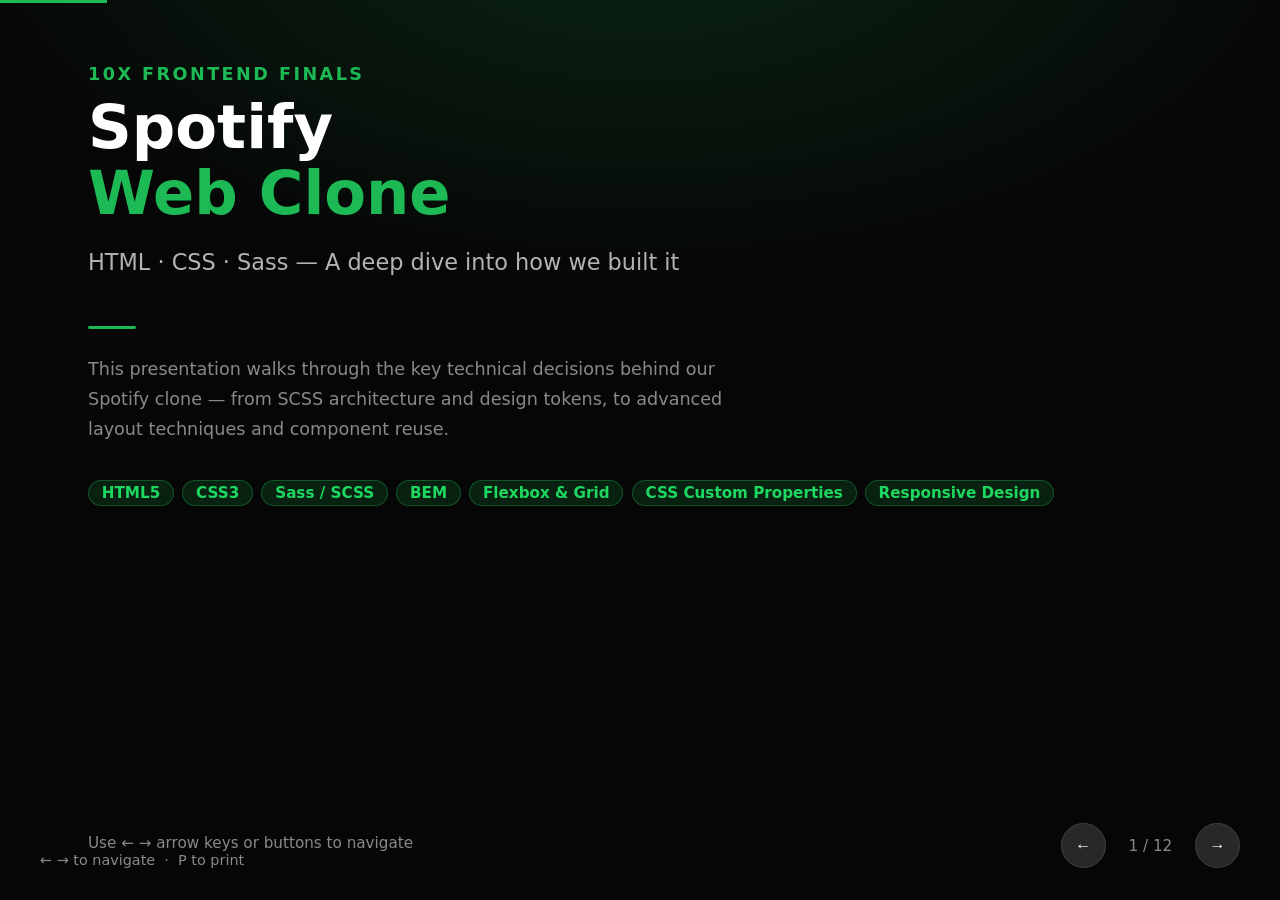
<file: presentation.html>
<!DOCTYPE html>
<html lang="en">
<head>
  <meta charset="UTF-8" />
  <meta name="viewport" content="width=device-width, initial-scale=1.0" />
  <title>Spotify Clone — 10X Frontend Exam Presentation</title>
  <style>
    /* ── Reset & base ── */
    *, *::before, *::after { box-sizing: border-box; margin: 0; padding: 0; }

    :root {
      --bg:          #191414;
      --bg-app:      #060606;
      --bg-elevated: #121212;
      --surface:     #282828;
      --accent:      #1DB954;
      --accent-soft: #1ED760;
      --text:        #FFFFFF;
      --text-muted:  #B3B3B3;
      --text-subtle: #898989;
      --border:      #282828;
    }

    html, body {
      height: 100%;
      font-family: 'Segoe UI', system-ui, sans-serif;
      background: var(--bg-app);
      color: var(--text);
    }

    /* ── Slide container ── */
    .deck {
      width: 100%;
      height: 100vh;
      overflow: hidden;
      position: relative;
    }

    .slide {
      display: none;
      width: 100%;
      height: 100vh;
      padding: 4rem 5.5rem 3rem;
      flex-direction: column;
      justify-content: flex-start;
      animation: fadeIn 280ms ease;
    }
    .slide.active { display: flex; }

    @keyframes fadeIn {
      from { opacity: 0; transform: translateY(8px); }
      to   { opacity: 1; transform: translateY(0); }
    }

    /* ── Typography ── */
    .slide-tag {
      font-size: 1.1rem;
      font-weight: 600;
      letter-spacing: 0.14em;
      text-transform: uppercase;
      color: var(--accent);
      margin-bottom: 0.6rem;
    }

    h1 {
      font-size: 3.8rem;
      font-weight: 900;
      line-height: 1.1;
      color: var(--text);
    }

    h2 {
      font-size: 2.4rem;
      font-weight: 800;
      color: var(--text);
      margin-bottom: 1.6rem;
      line-height: 1.2;
    }

    h3 {
      font-size: 1.3rem;
      font-weight: 700;
      color: var(--accent);
      margin-bottom: 0.5rem;
      text-transform: uppercase;
      letter-spacing: 0.06em;
    }

    p, li {
      font-size: 1.25rem;
      color: var(--text-muted);
      line-height: 1.7;
    }

    strong { color: var(--text); font-weight: 700; }

    /* ── Code blocks ── */
    pre {
      background: #0d0d0d;
      border: 1px solid var(--surface);
      border-left: 3px solid var(--accent);
      border-radius: 8px;
      padding: 1.2rem 1.5rem;
      font-size: 1.08rem;
      line-height: 1.65;
      overflow-x: auto;
      font-family: 'Cascadia Code', 'Fira Code', 'Consolas', monospace;
      color: #e0e0e0;
    }

    .kw  { color: #C792EA; }  /* keyword / @ */
    .fn  { color: #82AAFF; }  /* function / mixin name */
    .str { color: #C3E88D; }  /* string / value */
    .var { color: #F78C6C; }  /* variable */
    .cmt { color: #546E7A; font-style: italic; }
    .num { color: #F78C6C; }  /* numbers */
    .sel { color: #89DDFF; }  /* selector */
    .prop{ color: #80CBC4; }  /* property */

    /* ── Layout helpers ── */
    .two-col {
      display: grid;
      grid-template-columns: 1fr 1fr;
      gap: 2.4rem;
      margin-top: 0.8rem;
    }

    .three-col {
      display: grid;
      grid-template-columns: repeat(3, 1fr);
      gap: 1.6rem;
      margin-top: 0.8rem;
    }

    .card-box {
      background: var(--bg-elevated);
      border: 1px solid var(--surface);
      border-radius: 10px;
      padding: 1.4rem 1.6rem;
    }

    .card-box ul {
      list-style: none;
      padding: 0;
    }

    .card-box li {
      padding: 0.28rem 0;
      font-size: 1.1rem;
    }

    .card-box li::before {
      content: '→ ';
      color: var(--accent);
      font-weight: 700;
    }

    /* ── Pill tag ── */
    .pill {
      display: inline-block;
      background: rgba(29,185,84,0.15);
      color: var(--accent-soft);
      border: 1px solid rgba(29,185,84,0.35);
      border-radius: 999px;
      padding: 0.2rem 0.8rem;
      font-size: 0.95rem;
      font-weight: 600;
      margin: 0.2rem 0.2rem 0.2rem 0;
    }

    /* ── Tooltip ── */
    .tooltip {
      position: relative;
      border-bottom: 1px dashed var(--accent);
      cursor: help;
      color: inherit;
    }
    .tooltip::after {
      content: attr(data-tip);
      position: absolute;
      bottom: calc(100% + 0.5rem);
      left: 50%;
      transform: translateX(-50%);
      background: var(--surface);
      color: var(--text);
      border: 1px solid var(--accent);
      border-radius: 6px;
      padding: 0.4rem 0.8rem;
      font-size: 0.95rem;
      white-space: nowrap;
      pointer-events: none;
      opacity: 0;
      transition: opacity 150ms ease;
      z-index: 999;
    }
    .tooltip:hover::after { opacity: 1; }

    /* ── Slide 1 — Title ── */
    .slide--title {
      background: radial-gradient(ellipse 80% 60% at 50% -10%, rgba(29,185,84,0.18) 0%, transparent 70%),
                  var(--bg-app);
      justify-content: center;
      align-items: flex-start;
    }

    .slide--title .subtitle {
      font-size: 1.4rem;
      color: var(--text-muted);
      margin: 1rem 0 2rem;
      font-weight: 400;
    }

    .slide--title .team-tags {
      margin-top: 1.2rem;
    }

    /* ── Slide divider ── */
    .divider {
      width: 3rem;
      height: 3px;
      background: var(--accent);
      border-radius: 999px;
      margin: 0.8rem 0 1.6rem;
    }

    /* ── Navigation ── */
    .nav {
      position: fixed;
      bottom: 2rem;
      right: 2.5rem;
      display: flex;
      align-items: center;
      gap: 0.8rem;
      z-index: 100;
    }

    .nav-btn {
      background: var(--surface);
      border: 1px solid #404040;
      color: var(--text);
      width: 2.8rem;
      height: 2.8rem;
      border-radius: 50%;
      font-size: 1rem;
      cursor: pointer;
      display: flex;
      align-items: center;
      justify-content: center;
      transition: background 120ms ease, border-color 120ms ease;
    }
    .nav-btn:hover {
      background: var(--accent);
      border-color: var(--accent);
      color: #000;
    }

    .slide-counter {
      font-size: 0.95rem;
      color: var(--text-subtle);
      min-width: 4rem;
      text-align: center;
    }

    /* ── Progress bar ── */
    .progress-bar {
      position: fixed;
      top: 0; left: 0;
      height: 3px;
      background: var(--accent);
      transition: width 220ms ease;
      z-index: 200;
    }

    /* ── Key hint ── */
    .key-hint {
      position: fixed;
      bottom: 2rem;
      left: 2.5rem;
      font-size: 0.9rem;
      color: var(--text-subtle);
    }

    /* ── Color palette visual ── */
    .palette {
      display: flex;
      gap: 0.6rem;
      flex-wrap: wrap;
      margin-top: 0.8rem;
    }

    .swatch {
      display: flex;
      flex-direction: column;
      align-items: center;
      gap: 0.4rem;
    }

    .swatch-dot {
      width: 2.8rem;
      height: 2.8rem;
      border-radius: 50%;
      border: 2px solid rgba(255,255,255,0.1);
    }

    .swatch span {
      font-size: 0.75rem;
      color: var(--text-subtle);
      font-family: monospace;
    }

    /* ── Folder tree ── */
    .tree {
      font-family: 'Cascadia Code', 'Fira Code', 'Consolas', monospace;
      font-size: 1.0rem;
      line-height: 1.9;
      color: var(--text-muted);
    }
    .tree .folder { color: var(--accent); }
    .tree .file   { color: #e0e0e0; }
    .tree .dim    { color: var(--text-subtle); }

    /* ── Responsive for small screens / print ── */
    @media print {
      .deck { overflow: visible; height: auto; }
      .slide { display: flex !important; height: 100vh; page-break-after: always; }
      .nav, .key-hint, .progress-bar { display: none; }
    }

    @media (max-width: 900px) {
      .slide { padding: 2.5rem 2.5rem 2rem; }
      h1 { font-size: 2.5rem; }
      h2 { font-size: 1.8rem; }
      .two-col, .three-col { grid-template-columns: 1fr; }
    }
  </style>
</head>
<body>

<div class="progress-bar" id="progress"></div>

<div class="deck" id="deck">

  <!-- ╔══════════════════════════════════╗ -->
  <!-- ║  SLIDE 1 — Title                ║ -->
  <!-- ╚══════════════════════════════════╝ -->
  <div class="slide slide--title active" data-slide="1">
    <div class="slide-tag">10X Frontend Finals</div>
    <h1>Spotify<br><span style="color:var(--accent)">Web Clone</span></h1>
    <p class="subtitle">HTML · CSS · Sass — A deep dive into how we built it</p>
    <div class="divider"></div>
    <p style="color:var(--text-subtle);font-size:1.1rem;max-width:42rem;">
      This presentation walks through the key technical decisions behind our Spotify clone —
      from SCSS architecture and design tokens, to advanced layout techniques and component reuse.
    </p>
    <div class="team-tags" style="margin-top:2rem;">
      <span class="pill">HTML5</span>
      <span class="pill">CSS3</span>
      <span class="pill">Sass / SCSS</span>
      <span class="pill">BEM</span>
      <span class="pill">Flexbox &amp; Grid</span>
      <span class="pill">CSS Custom Properties</span>
      <span class="pill">Responsive Design</span>
    </div>
    <div style="margin-top: auto; color: var(--text-subtle); font-size: 0.95rem;">
      Use ← → arrow keys or buttons to navigate
    </div>
  </div>

  <!-- ╔══════════════════════════════════╗ -->
  <!-- ║  SLIDE 2 — Project Architecture ║ -->
  <!-- ╚══════════════════════════════════╝ -->
  <div class="slide" data-slide="2">
    <div class="slide-tag">Slide 2 — Foundation</div>
    <h2>SCSS Architecture — The 7-1 Pattern</h2>
    <p style="margin-bottom:1.4rem;">We structured our stylesheets following a professional modular pattern: one entry file that imports everything in logical order.</p>

    <div class="two-col" style="align-items:start;">
      <div class="card-box tree">
        <div><span class="folder">scss/</span></div>
        <div>&nbsp; <span class="folder">abstracts/</span></div>
        <div>&nbsp; &nbsp; <span class="file">_variables.scss</span> <span class="dim">← all tokens</span></div>
        <div>&nbsp; &nbsp; <span class="file">_mixins.scss</span> <span class="dim">← utilities</span></div>
        <div>&nbsp; <span class="folder">base/</span></div>
        <div>&nbsp; &nbsp; <span class="file">_reset.scss</span></div>
        <div>&nbsp; &nbsp; <span class="file">_fonts.scss</span></div>
        <div>&nbsp; &nbsp; <span class="file">_typography.scss</span></div>
        <div>&nbsp; <span class="folder">layout/</span></div>
        <div>&nbsp; &nbsp; <span class="file">_app-layout.scss</span></div>
        <div>&nbsp; &nbsp; <span class="file">_sidebar.scss</span></div>
        <div>&nbsp; &nbsp; <span class="file">_header.scss</span></div>
        <div>&nbsp; <span class="folder">components/</span></div>
        <div>&nbsp; &nbsp; <span class="file">_card.scss</span></div>
        <div>&nbsp; &nbsp; <span class="file">_nav-pill.scss</span></div>
        <div>&nbsp; <span class="folder">pages/</span></div>
        <div>&nbsp; &nbsp; <span class="file">_home.scss, _search.scss…</span></div>
        <div>&nbsp; <span class="file" style="color:var(--accent)">main.scss</span> <span class="dim">← imports all</span></div>
      </div>

      <div style="display:flex;flex-direction:column;gap:1.2rem;">
        <div class="card-box">
          <h3>Why this structure?</h3>
          <ul>
            <li>Each file has <strong>one responsibility</strong></li>
            <li>Easy to find and edit any style</li>
            <li>New pages = just add one <span class="tooltip" data-tip="A Sass file starting with _ (underscore). Not compiled on its own — imported into main.scss">partial</span></li>
            <li>Compiles to a <strong>single CSS file</strong></li>
          </ul>
        </div>
        <div class="card-box">
          <h3>Sass Modules (@use)</h3>
          <pre><span class="cmt">// main.scss — modern @use syntax</span>
<span class="kw">@use</span> <span class="str">'abstracts/variables'</span> <span class="kw">as</span> *<span class="cmt">;</span>
<span class="kw">@use</span> <span class="str">'abstracts/mixins'</span> <span class="kw">as</span> *<span class="cmt">;</span>
<span class="kw">@use</span> <span class="str">'base/reset'</span><span class="cmt">;</span>
<span class="kw">@use</span> <span class="str">'components/card'</span><span class="cmt">;</span></pre>
          <p style="font-size:1rem;margin-top:0.6rem;">Using <strong>@use</strong> (not @import) — the modern, non-deprecated Sass approach with proper scoping.</p>
        </div>
      </div>
    </div>
  </div>

  <!-- ╔══════════════════════════════════╗ -->
  <!-- ║  SLIDE 3 — Design Tokens        ║ -->
  <!-- ╚══════════════════════════════════╝ -->
  <div class="slide" data-slide="3">
    <div class="slide-tag">Slide 3 — Design Tokens</div>
    <h2>SCSS Variables — One Source of Truth</h2>
    <p style="margin-bottom:1.4rem;">Every color, spacing value, size, and z-index is defined once in <code style="color:var(--accent)">_variables.scss</code>. Change it once — it updates everywhere.</p>

    <div class="two-col" style="align-items:start;">
      <div style="display:flex;flex-direction:column;gap:1rem;">
        <pre><span class="cmt">/* Colors */</span>
<span class="var">$color-bg</span>:         <span class="str">#191414</span><span class="cmt">;</span>
<span class="var">$color-accent</span>:     <span class="str">#1DB954</span><span class="cmt">; ← Spotify green</span>
<span class="var">$color-text</span>:       <span class="str">#FFFFFF</span><span class="cmt">;</span>
<span class="var">$color-text-muted</span>: <span class="str">#B3B3B3</span><span class="cmt">;</span>
<span class="var">$color-surface</span>:    <span class="str">#282828</span><span class="cmt">;</span>

<span class="cmt">/* Spacing — base 10px system */</span>
<span class="var">$spacing-sm</span>:   <span class="num">0.8rem</span><span class="cmt">;  // 8px</span>
<span class="var">$spacing-base</span>: <span class="num">1.0rem</span><span class="cmt">;  // 10px</span>
<span class="var">$spacing-md</span>:   <span class="num">1.2rem</span><span class="cmt">;  // 12px</span>
<span class="var">$spacing-xl</span>:   <span class="num">2.4rem</span><span class="cmt">;  // 24px</span>

<span class="cmt">/* Sizing from Figma */</span>
<span class="var">$sidebar-width</span>: <span class="num">25.9rem</span><span class="cmt">; // 259px</span>
<span class="var">$card-width</span>:    <span class="num">16.0rem</span><span class="cmt">; // 160px</span>

<span class="cmt">/* Z-index layers */</span>
<span class="var">$z-header</span>: <span class="num">10</span><span class="cmt">;</span>
<span class="var">$z-player</span>: <span class="num">20</span><span class="cmt">;</span>
<span class="var">$z-modal</span>:  <span class="num">30</span><span class="cmt">;</span></pre>
      </div>

      <div style="display:flex;flex-direction:column;gap:1.2rem;">
        <div class="card-box">
          <h3>Color Palette</h3>
          <div class="palette">
            <div class="swatch"><div class="swatch-dot" style="background:#191414"></div><span>#191414</span></div>
            <div class="swatch"><div class="swatch-dot" style="background:#060606;border:1px solid #333"></div><span>#060606</span></div>
            <div class="swatch"><div class="swatch-dot" style="background:#121212"></div><span>#121212</span></div>
            <div class="swatch"><div class="swatch-dot" style="background:#282828"></div><span>#282828</span></div>
            <div class="swatch"><div class="swatch-dot" style="background:#1DB954"></div><span>#1DB954</span></div>
            <div class="swatch"><div class="swatch-dot" style="background:#B3B3B3"></div><span>#B3B3B3</span></div>
            <div class="swatch"><div class="swatch-dot" style="background:#FFFFFF"></div><span>#FFFFFF</span></div>
          </div>
        </div>
        <div class="card-box">
          <h3>Why variables?</h3>
          <ul>
            <li>Consistent spacing across <strong>all pages</strong></li>
            <li>Update the accent color in <strong>one place</strong></li>
            <li>Figma measurements become <strong>named values</strong></li>
            <li>Z-index collisions are <strong>impossible</strong></li>
            <li>Font scale is <strong>systematic</strong>, not random</li>
          </ul>
        </div>
      </div>
    </div>
  </div>

  <!-- ╔══════════════════════════════════╗ -->
  <!-- ║  SLIDE 4 — Mixins               ║ -->
  <!-- ╚══════════════════════════════════╝ -->
  <div class="slide" data-slide="4">
    <div class="slide-tag">Slide 4 — Reusability</div>
    <h2>Sass Mixins — Write Once, Use Everywhere</h2>
    <p style="margin-bottom:1.4rem;">Mixins are reusable Sass functions. Instead of repeating the same 3–5 lines across every file, we include a named mixin once.</p>

    <div class="two-col" style="align-items:start;">
      <div style="display:flex;flex-direction:column;gap:1rem;">
        <pre><span class="cmt">// flex-center — used everywhere</span>
<span class="kw">@mixin</span> <span class="fn">flex-center</span> {
  <span class="prop">display</span>:          <span class="str">flex</span>;
  <span class="prop">align-items</span>:     <span class="str">center</span>;
  <span class="prop">justify-content</span>: <span class="str">center</span>;
}

<span class="cmt">// flex with parameters</span>
<span class="kw">@mixin</span> <span class="fn">flex</span>(<span class="var">$direction</span>: row, <span class="var">$justify</span>: flex-start,
           <span class="var">$align</span>: center, <span class="var">$gap</span>: 0) {
  <span class="prop">display</span>:         <span class="str">flex</span>;
  <span class="prop">flex-direction</span>:  <span class="var">$direction</span>;
  <span class="prop">justify-content</span>: <span class="var">$justify</span>;
  <span class="prop">align-items</span>:     <span class="var">$align</span>;
  <span class="prop">gap</span>:             <span class="var">$gap</span>;
}

<span class="cmt">// truncate long text</span>
<span class="kw">@mixin</span> <span class="fn">truncate</span> {
  <span class="prop">overflow</span>:      <span class="str">hidden</span>;
  <span class="prop">text-overflow</span>: <span class="str">ellipsis</span>;
  <span class="prop">white-space</span>:   <span class="str">nowrap</span>;
}

<span class="cmt">// screen reader only (accessibility)</span>
<span class="kw">@mixin</span> <span class="fn">sr-only</span> {
  <span class="prop">position</span>: <span class="str">absolute</span>;
  <span class="prop">width</span>: <span class="num">1px</span>; <span class="prop">height</span>: <span class="num">1px</span>;
  <span class="prop">clip</span>: <span class="str">rect(0, 0, 0, 0)</span>;
}</pre>
      </div>

      <div style="display:flex;flex-direction:column;gap:1rem;">
        <pre><span class="cmt">// Usage — clean and readable</span>
<span class="sel">.nav-pill</span> {
  <span class="kw">@include</span> <span class="fn">flex-row</span>(<span class="var">$spacing-sm</span>);
  <span class="prop">width</span>: <span class="var">$nav-pill-width</span>;
}

<span class="sel">.card__title</span> {
  <span class="kw">@include</span> <span class="fn">truncate</span>;
  <span class="prop">font-size</span>: <span class="var">$font-size-label</span>;
}

<span class="cmt">// grid-table mixin — liked songs page</span>
<span class="kw">@mixin</span> <span class="fn">grid-table</span>(<span class="var">$columns</span>, <span class="var">$gap</span>: 0, <span class="var">$align</span>: center) {
  <span class="prop">display</span>:               <span class="str">grid</span>;
  <span class="prop">grid-template-columns</span>: <span class="var">$columns</span>;
  <span class="prop">align-items</span>:          <span class="var">$align</span>;
  <span class="prop">gap</span>:                   <span class="var">$gap</span>;
}

<span class="cmt">// called as:</span>
<span class="sel">.liked-song__row</span> {
  <span class="kw">@include</span> <span class="fn">grid-table</span>(<span class="str">4.2rem 1fr 1fr 7rem 3rem 1fr</span>);
}</pre>

        <div class="card-box">
          <h3>8 Mixins in the project</h3>
          <ul>
            <li><strong>flex-center</strong> — center anything</li>
            <li><strong>flex-row</strong> — row with gap</li>
            <li><strong>flex</strong> — full parametric flex</li>
            <li><strong>grid-table</strong> — grid layouts</li>
            <li><strong>truncate</strong> — ellipsis overflow</li>
            <li><strong>nav-column-item</strong> — icon+label stack</li>
            <li><strong>sr-only</strong> — accessibility</li>
            <li><strong>text-subtle</strong> — muted text style</li>
          </ul>
        </div>
      </div>
    </div>
  </div>

  <!-- ╔══════════════════════════════════╗ -->
  <!-- ║  SLIDE 5 — CSS Custom Props     ║ -->
  <!-- ╚══════════════════════════════════╝ -->
  <div class="slide" data-slide="5">
    <div class="slide-tag">Slide 5 — Dynamic Theming</div>
    <h2>CSS Custom Properties — Runtime Variables</h2>
    <p style="margin-bottom:1.4rem;">SCSS variables are resolved at <strong>compile time</strong>. CSS Custom Properties (var()) are resolved at <strong>runtime</strong> — letting us change values per-element with just a class.</p>

    <div class="two-col" style="align-items:start;">
      <div style="display:flex;flex-direction:column;gap:1rem;">
        <pre><span class="cmt">// _card.scss — accent bar uses CSS variable</span>
<span class="sel">.card__accent-bar</span> {
  <span class="prop">background</span>: <span class="fn">var</span>(<span class="var">--accent-color</span>, <span class="var">$color-accent</span>);
}

<span class="cmt">// Each accent class sets the variable</span>
<span class="var">$card-mix-accent-colors</span>: (
  <span class="str">'yellow'</span>:     <span class="str">#FFFF00</span>,
  <span class="str">'gold'</span>:       <span class="str">#FFD700</span>,
  <span class="str">'cyan'</span>:       <span class="str">#00BFFF</span>,
  <span class="str">'violet'</span>:     <span class="str">#8A2BE2</span>,
  <span class="str">'pink'</span>:       <span class="str">#FF69B4</span>,
  <span class="str">'orange'</span>:     <span class="str">#FF8C00</span>,
  <span class="str">'lime'</span>:       <span class="str">#00FF7F</span>,
  <span class="str">'orange-red'</span>: <span class="str">#FF4500</span>,
);

<span class="kw">@each</span> <span class="var">$name</span>, <span class="var">$color</span> <span class="kw">in</span> <span class="var">$card-mix-accent-colors</span> {
  <span class="sel">.card--accent-#{$name}</span> {
    <span class="var">--accent-color</span>: <span class="str">#{$color}</span>;
  }
}</pre>

        <pre><span class="cmt">/* HTML — just add a class */</span>
&lt;<span class="kw">article</span> <span class="prop">class</span>=<span class="str">"card card--accent-yellow"</span>&gt;
&lt;<span class="kw">article</span> <span class="prop">class</span>=<span class="str">"card card--accent-violet"</span>&gt;
&lt;<span class="kw">article</span> <span class="prop">class</span>=<span class="str">"card card--accent-cyan"</span>&gt;</pre>
      </div>

      <div style="display:flex;flex-direction:column;gap:1.4rem;">
        <div class="card-box">
          <h3>Why the hybrid approach?</h3>
          <ul>
            <li>SCSS vars → <strong>consistent global defaults</strong></li>
            <li>CSS vars → <strong>per-card color override</strong></li>
            <li><code style="color:var(--accent-soft)">var(--name, fallback)</code> = always safe</li>
            <li>8 accent colors from <strong>one @each loop</strong></li>
            <li>Add a new color = <strong>one line of Sass</strong></li>
          </ul>
        </div>

        <div class="card-box">
          <h3>Accent color preview</h3>
          <div style="display:flex;gap:0.6rem;flex-wrap:wrap;margin-top:0.4rem;">
            <div style="width:2rem;height:2rem;border-radius:4px;background:#FFFF00;"></div>
            <div style="width:2rem;height:2rem;border-radius:4px;background:#FFD700;"></div>
            <div style="width:2rem;height:2rem;border-radius:4px;background:#00BFFF;"></div>
            <div style="width:2rem;height:2rem;border-radius:4px;background:#8A2BE2;"></div>
            <div style="width:2rem;height:2rem;border-radius:4px;background:#FF69B4;"></div>
            <div style="width:2rem;height:2rem;border-radius:4px;background:#FF8C00;"></div>
            <div style="width:2rem;height:2rem;border-radius:4px;background:#00FF7F;"></div>
            <div style="width:2rem;height:2rem;border-radius:4px;background:#FF4500;"></div>
          </div>
          <p style="font-size:1rem;margin-top:0.6rem;">Each card picks its own color — zero extra CSS written.</p>
        </div>

        <div class="card-box">
          <h3>Also used for frame color</h3>
          <pre style="font-size:0.95rem;"><span class="var">$card-stack-frame-color</span>:
  <span class="fn">var</span>(<span class="var">--card-stack-frame-color</span>,
      <span class="str">#{$color-bg-app}</span>);</pre>
          <p style="font-size:1rem;margin-top:0.4rem;">The stacked card frame border can be overridden per-context without touching SCSS.</p>
        </div>
      </div>
    </div>
  </div>

  <!-- ╔══════════════════════════════════╗ -->
  <!-- ║  SLIDE 6 — BEM & HTML Structure ║ -->
  <!-- ╚══════════════════════════════════╝ -->
  <div class="slide" data-slide="6">
    <div class="slide-tag">Slide 6 — HTML &amp; BEM</div>
    <h2>BEM Naming — Predictable, Scalable HTML</h2>
    <p style="margin-bottom:1.4rem;">We used <strong>BEM</strong> (Block, Element, Modifier) so every class name tells you exactly what it does and where it belongs.</p>

    <div class="two-col" style="align-items:start;">
      <div style="display:flex;flex-direction:column;gap:1rem;">
        <pre><span class="cmt">&lt;!-- BEM anatomy --&gt;</span>
<span class="cmt">&lt;!-- .block__element--modifier --&gt;</span>

<span class="cmt">&lt;!-- Sidebar --&gt;</span>
&lt;<span class="kw">aside</span> <span class="prop">class</span>=<span class="str">"sidebar"</span>&gt;
  &lt;<span class="kw">div</span>  <span class="prop">class</span>=<span class="str">"sidebar__header"</span>&gt;
  &lt;<span class="kw">li</span>   <span class="prop">class</span>=<span class="str">"sidebar__item"</span>&gt;
  &lt;<span class="kw">li</span>   <span class="prop">class</span>=<span class="str">"sidebar__item--arrow"</span>&gt;
  &lt;<span class="kw">li</span>   <span class="prop">class</span>=<span class="str">"sidebar__item--accordion"</span>&gt;
  &lt;<span class="kw">button</span> <span class="prop">class</span>=<span class="str">"sidebar__accordion-trigger"</span>&gt;

<span class="cmt">&lt;!-- Stacked card --&gt;</span>
&lt;<span class="kw">article</span> <span class="prop">class</span>=<span class="str">"card card--stacked card--accent-yellow"</span>&gt;
  &lt;<span class="kw">div</span>  <span class="prop">class</span>=<span class="str">"card__thumb-wrap"</span>&gt;
    &lt;<span class="kw">span</span> <span class="prop">class</span>=<span class="str">"card__mix-layer card__mix-layer--rear"</span>&gt;
    &lt;<span class="kw">span</span> <span class="prop">class</span>=<span class="str">"card__mix-layer card__mix-layer--middle"</span>&gt;
    &lt;<span class="kw">div</span>  <span class="prop">class</span>=<span class="str">"card__mix-front"</span>&gt;
  &lt;<span class="kw">div</span>  <span class="prop">class</span>=<span class="str">"card__info"</span>&gt;
    &lt;<span class="kw">h3</span>  <span class="prop">class</span>=<span class="str">"card__title"</span>&gt;
    &lt;<span class="kw">p</span>   <span class="prop">class</span>=<span class="str">"card__desc"</span>&gt;</span></pre>
      </div>

      <div style="display:flex;flex-direction:column;gap:1.2rem;">
        <div class="card-box">
          <h3>BEM rules we followed</h3>
          <ul>
            <li><strong>.block</strong> — standalone component</li>
            <li><strong>.block__element</strong> — child of block</li>
            <li><strong>.block--modifier</strong> — variant / state</li>
            <li>Never use IDs for styling</li>
            <li>Classes only — no tag selectors</li>
          </ul>
        </div>
        <div class="card-box">
          <h3>Semantic HTML choices</h3>
          <ul>
            <li><code style="color:var(--accent-soft)">&lt;aside&gt;</code> for sidebar</li>
            <li><code style="color:var(--accent-soft)">&lt;header&gt;</code> for top nav</li>
            <li><code style="color:var(--accent-soft)">&lt;nav&gt;</code> for navigation</li>
            <li><code style="color:var(--accent-soft)">&lt;article&gt;</code> for cards</li>
            <li><code style="color:var(--accent-soft)">&lt;main&gt;</code> for page content</li>
            <li><code style="color:var(--accent-soft)">&lt;button&gt;</code> for interactions</li>
          </ul>
        </div>
        <div class="card-box">
          <h3>Accessibility built-in</h3>
          <ul>
            <li><code style="color:var(--accent-soft)">aria-expanded="false"</code> on accordion</li>
            <li><code style="color:var(--accent-soft)">aria-current="page"</code> on active nav</li>
            <li><code style="color:var(--accent-soft)">aria-hidden="true"</code> on decorative icons</li>
            <li><code style="color:var(--accent-soft)">@mixin sr-only</code> for hidden labels</li>
          </ul>
        </div>
      </div>
    </div>
  </div>

  <!-- ╔══════════════════════════════════╗ -->
  <!-- ║  SLIDE 7 — Layout (Flex + Grid) ║ -->
  <!-- ╚══════════════════════════════════╝ -->
  <div class="slide" data-slide="7">
    <div class="slide-tag">Slide 7 — Layout</div>
    <h2>Flexbox &amp; Grid — The Right Tool for the Job</h2>
    <p style="margin-bottom:1.4rem;">We chose flexbox or grid intentionally — not randomly. Each layout context uses whichever fits the problem best.</p>

    <div class="two-col" style="align-items:start;">
      <div style="display:flex;flex-direction:column;gap:1rem;">
        <h3>Flexbox — directional flows</h3>
        <pre><span class="cmt">/* App shell — sidebar beside content */</span>
<span class="sel">.app-layout</span> {
  <span class="prop">display</span>:   <span class="str">flex</span>;
  <span class="prop">flex-direction</span>: <span class="str">row</span>;
  <span class="prop">height</span>:    <span class="num">100vh</span>;
}
<span class="sel">.app-layout__content</span> {
  <span class="prop">flex</span>: <span class="num">1</span>; <span class="cmt">/* grows to fill remaining space */</span>
  <span class="prop">flex-direction</span>: <span class="str">column</span>;
}

<span class="cmt">/* Cards in a row — wrap on overflow */</span>
<span class="sel">.home__shelf-row</span> {
  <span class="prop">display</span>: <span class="str">flex</span>;
  <span class="prop">gap</span>:     <span class="var">$spacing-xl</span>;
  <span class="prop">flex-wrap</span>: <span class="str">wrap</span>;
}

<span class="cmt">/* Nav pill — icon + label side by side */</span>
<span class="sel">.nav-pill</span> {
  <span class="kw">@include</span> <span class="fn">flex-row</span>(<span class="var">$spacing-sm</span>);
  <span class="prop">width</span>: <span class="var">$nav-pill-width</span>;
}</pre>
      </div>

      <div style="display:flex;flex-direction:column;gap:1rem;">
        <h3>CSS Grid — 2D alignment</h3>
        <pre><span class="cmt">/* Mobile nav — 5 equal columns */</span>
<span class="sel">.nav-mobile__inner</span> {
  <span class="prop">display</span>:               <span class="str">grid</span>;
  <span class="prop">grid-template-columns</span>: <span class="str">repeat(5, 1fr)</span>;
  <span class="prop">align-items</span>:          <span class="str">stretch</span>;
}

<span class="cmt">/* Liked songs — table layout */</span>
<span class="sel">.liked-song__row</span> {
  <span class="kw">@include</span> <span class="fn">grid-table</span>(
    <span class="str">4.2rem 1fr 1fr 7rem 3rem 1fr</span>
  );
}

<span class="cmt">/* When to use Grid vs Flex:
   Flex  → 1D: a row or column of things
   Grid  → 2D: rows AND columns together  */</span></pre>

        <div class="card-box" style="margin-top:0.2rem;">
          <h3>Key flex/grid decisions</h3>
          <ul>
            <li><code style="color:var(--accent-soft)">flex: 1</code> → content fills available space</li>
            <li><code style="color:var(--accent-soft)">repeat(5, 1fr)</code> → always-equal nav items</li>
            <li><code style="color:var(--accent-soft)">align-items: stretch</code> → equal-height columns</li>
            <li><code style="color:var(--accent-soft)">gap</code> spacing — never use margin hacks</li>
          </ul>
        </div>
      </div>
    </div>
  </div>

  <!-- ╔══════════════════════════════════╗ -->
  <!-- ║  SLIDE 8 — Stacked Cards        ║ -->
  <!-- ╚══════════════════════════════════╝ -->
  <div class="slide" data-slide="8">
    <div class="slide-tag">Slide 8 — Advanced CSS</div>
    <h2>The Stacked Card Effect — Pure CSS</h2>
    <p style="margin-bottom:1.4rem;">The Discover Weekly / Mix cards have a 3D stacked appearance. Three absolutely-positioned layers + transform + filter — no images, no JS.</p>

    <div class="two-col" style="align-items:start;">
      <div style="display:flex;flex-direction:column;gap:1rem;">
        <pre><span class="cmt">/* Variables tune every layer precisely */</span>
<span class="var">$stack-rear-rest-transform</span>:
  <span class="fn">translateY</span>(<span class="num">-1.14rem</span>) <span class="fn">scale</span>(<span class="num">0.83</span>);
<span class="var">$stack-middle-rest-transform</span>:
  <span class="fn">translateY</span>(<span class="num">-0.38rem</span>) <span class="fn">scale</span>(<span class="num">0.92</span>);
<span class="var">$stack-rear-rest-opacity</span>:   <span class="num">0.56</span>;

<span class="cmt">/* Images are desaturated at rest... */</span>
<span class="var">$stack-layer-image-filter</span>:
  <span class="fn">saturate</span>(<span class="num">0.78</span>) <span class="fn">brightness</span>(<span class="num">0.46</span>) <span class="fn">contrast</span>(<span class="num">1.02</span>);

<span class="cmt">/* ...and restored on hover */</span>
<span class="var">$stack-layer-image-hover-filter</span>:
  <span class="fn">saturate</span>(<span class="num">1</span>) <span class="fn">brightness</span>(<span class="num">1</span>) <span class="fn">contrast</span>(<span class="num">1</span>);

<span class="sel">.card:is(:hover, :focus-visible)</span> {
  <span class="sel">.card__mix-layer-image</span> {
    <span class="prop">filter</span>: <span class="var">$stack-layer-image-hover-filter</span>;
    <span class="prop">transition</span>: <span class="str">filter 180ms cubic-bezier(0.22,1,0.36,1)</span>;
  }
}</pre>
      </div>

      <div style="display:flex;flex-direction:column;gap:1.2rem;">
        <div class="card-box">
          <h3>How the layers work</h3>
          <ul>
            <li><strong>3 layers</strong> absolutely positioned in same space</li>
            <li>Each layer has different <code style="color:var(--accent-soft)">translateY + scale</code></li>
            <li>Rear: small, low, desaturated</li>
            <li>Middle: mid-size, partially visible</li>
            <li>Front: full size, bright, on top</li>
            <li><strong>Hover:</strong> layers shift + images brighten</li>
          </ul>
        </div>
        <div class="card-box">
          <h3>CSS tricks used</h3>
          <ul>
            <li><code style="color:var(--accent-soft)">isolation: isolate</code> — prevents z-index leaks</li>
            <li><code style="color:var(--accent-soft)">box-shadow</code> frame border per layer</li>
            <li><code style="color:var(--accent-soft)">cubic-bezier(0.22,1,0.36,1)</code> — smooth spring</li>
            <li><code style="color:var(--accent-soft)">:is(:hover,:focus-visible)</code> — modern selector</li>
            <li><strong>20+ variables</strong> to tune the effect precisely</li>
          </ul>
        </div>
        <div class="card-box">
          <h3>Discover Weekly variant</h3>
          <ul>
            <li>Uses <code style="color:var(--accent-soft)">::before</code> pseudo-elements</li>
            <li>Overlay PNG applied via CSS background</li>
            <li>Different opacity values per layer</li>
          </ul>
        </div>
      </div>
    </div>
  </div>

  <!-- ╔══════════════════════════════════╗ -->
  <!-- ║  SLIDE 9 — Responsive Design    ║ -->
  <!-- ╚══════════════════════════════════╝ -->
  <div class="slide" data-slide="9">
    <div class="slide-tag">Slide 9 — Responsive</div>
    <h2>Responsive Design — 4-Tier Breakpoint System</h2>
    <p style="margin-bottom:1.4rem;">One codebase, every screen. The layout adapts from mobile to wide desktop using four precisely chosen breakpoints.</p>

    <div class="two-col" style="align-items:start;">
      <div style="display:flex;flex-direction:column;gap:1rem;">
        <pre><span class="cmt">/* Breakpoints stored as variables */</span>
<span class="var">$bp-mobile</span>:  <span class="num">767px</span><span class="cmt">;  // ≤767px  — mobile</span>
<span class="var">$bp-tablet</span>:  <span class="num">768px</span><span class="cmt">;  // 768px+ — tablet</span>
<span class="var">$bp-desktop</span>: <span class="num">992px</span><span class="cmt">;  // 992px+ — desktop</span>
<span class="var">$bp-sidebar</span>: <span class="num">1245px</span><span class="cmt">; // 1245px+ — wide</span>

<span class="cmt">/* Mobile: swap header nav for bottom nav */</span>
<span class="kw">@media</span> (max-width: #{<span class="var">$bp-mobile</span>}) {
  <span class="sel">.app-header</span>  { <span class="prop">display</span>: <span class="str">none</span>; }
  <span class="sel">.sidebar</span>     { <span class="prop">display</span>: <span class="str">none</span>; }
  <span class="sel">.nav-mobile</span>  { <span class="prop">display</span>: <span class="str">flex</span>; }
}

<span class="cmt">/* Tablet: nav pills collapse to icon-only */</span>
<span class="kw">@media</span> (min-width: <span class="var">$bp-tablet</span>) and
       (max-width: <span class="num">991px</span>) {
  <span class="sel">.nav-pill</span> {
    <span class="prop">width</span>: <span class="var">$nav-item-size</span>; <span class="cmt">// square, no label</span>
  }
  <span class="sel">.nav-pill__label</span> { <span class="prop">display</span>: <span class="str">none</span>; }
}

<span class="cmt">/* Responsive sizing with clamp() */</span>
<span class="sel">.discover__hero</span> {
  <span class="prop">width</span>:  <span class="fn">clamp</span>(<span class="num">25rem</span>, <span class="num">35vw</span>, <span class="num">39rem</span>);
  <span class="prop">height</span>: <span class="fn">clamp</span>(<span class="num">35rem</span>, <span class="num">60vw</span>, <span class="num">61.2rem</span>);
}</pre>
      </div>

      <div style="display:flex;flex-direction:column;gap:1.2rem;">
        <div class="card-box">
          <h3>What changes per breakpoint</h3>
          <ul>
            <li><strong>Mobile</strong>: bottom nav, no sidebar, compact cards</li>
            <li><strong>Tablet</strong>: icon-only nav pills, no labels</li>
            <li><strong>Desktop</strong>: full header, sidebar visible</li>
            <li><strong>Wide desktop</strong>: sidebar always expanded</li>
          </ul>
        </div>

        <div class="card-box">
          <h3>Modern CSS: clamp()</h3>
          <pre style="font-size:0.92rem;"><span class="cmt">/* min, ideal, max — fluid in between */</span>
<span class="fn">clamp</span>(<span class="num">25rem</span>, <span class="num">35vw</span>, <span class="num">39rem</span>)
<span class="cmt">// Replaces 3 separate media queries!</span></pre>
        </div>

        <div class="card-box">
          <h3>Mobile-first decisions</h3>
          <ul>
            <li>Safe area inset for iPhone notch: <br/><code style="color:var(--accent-soft);font-size:0.9rem;">padding-bottom: env(safe-area-inset-bottom)</code></li>
            <li>Stacked card transforms tuned separately for mobile screen sizes</li>
            <li>Feed modal hidden on mobile — different UX pattern</li>
          </ul>
        </div>
      </div>
    </div>
  </div>

  <!-- ╔══════════════════════════════════╗ -->
  <!-- ║  SLIDE 10 — CSS Tricks          ║ -->
  <!-- ╚══════════════════════════════════╝ -->
  <div class="slide" data-slide="10">
    <div class="slide-tag">Slide 10 — CSS Magic</div>
    <h2>Notable CSS Techniques</h2>
    <p style="margin-bottom:1.4rem;">Small details that add up to a polished result.</p>

    <div class="three-col" style="align-items:start;">
      <div style="display:flex;flex-direction:column;gap:1rem;">
        <div class="card-box">
          <h3>1:1 Aspect Ratio Trick</h3>
          <pre style="font-size:0.9rem;"><span class="sel">.card__thumb-wrap</span> {
  <span class="prop">position</span>:   <span class="str">relative</span>;
  <span class="prop">padding-top</span>: <span class="num">100%</span>;
}
<span class="sel">.card__thumb</span> {
  <span class="prop">position</span>:  <span class="str">absolute</span>;
  <span class="prop">inset</span>:     <span class="num">0</span>;
  <span class="prop">object-fit</span>: <span class="str">cover</span>;
}</span></pre>
          <p style="font-size:1rem;margin-top:0.5rem;">Always-square thumbnails regardless of image dimensions.</p>
        </div>

        <div class="card-box">
          <h3>CSS-only icon swap</h3>
          <pre style="font-size:0.9rem;"><span class="sel">.icon--on</span>  { <span class="prop">display</span>: <span class="str">none</span>; }

<span class="sel">.nav-pill--active</span> {
  <span class="sel">.icon--off</span> { <span class="prop">display</span>: <span class="str">none</span>; }
  <span class="sel">.icon--on</span>  { <span class="prop">display</span>: <span class="str">block</span>; }
}</span></pre>
          <p style="font-size:1rem;margin-top:0.5rem;">Active/inactive icon states — no JavaScript needed.</p>
        </div>
      </div>

      <div style="display:flex;flex-direction:column;gap:1rem;">
        <div class="card-box">
          <h3>Accordion — max-height</h3>
          <pre style="font-size:0.9rem;"><span class="sel">.sidebar__dropdown</span> {
  <span class="prop">max-height</span>: <span class="num">0</span>;
  <span class="prop">overflow</span>:   <span class="str">hidden</span>;
  <span class="prop">transition</span>: <span class="str">max-height 0.3s ease</span>;
}
<span class="sel">.is-open .sidebar__dropdown</span> {
  <span class="prop">max-height</span>: <span class="num">20rem</span>;
}</span></pre>
          <p style="font-size:1rem;margin-top:0.5rem;">Smooth open/close animation without JavaScript layout hacks.</p>
        </div>

        <div class="card-box">
          <h3>Glass-morphism modal</h3>
          <pre style="font-size:0.9rem;"><span class="sel">.feed-modal</span> {
  <span class="prop">background</span>:
    <span class="fn">rgba</span>(<span class="num">61,59,50</span>, <span class="num">0.2</span>);
  <span class="prop">backdrop-filter</span>:
    <span class="fn">blur</span>(<span class="num">100px</span>);
  <span class="prop">-webkit-backdrop-filter</span>:
    <span class="fn">blur</span>(<span class="num">100px</span>);
}</span></pre>
          <p style="font-size:1rem;margin-top:0.5rem;">Frosted glass effect with Safari prefix for compatibility.</p>
        </div>
      </div>

      <div style="display:flex;flex-direction:column;gap:1rem;">
        <div class="card-box">
          <h3>Sass color.adjust()</h3>
          <pre style="font-size:0.9rem;"><span class="kw">@use</span> <span class="str">'sass:color'</span>;

<span class="sel">.filter-pill:hover</span> {
  <span class="prop">background</span>:
    <span class="fn">color.adjust</span>(
      <span class="var">$color-surface</span>,
      <span class="var">$lightness</span>: <span class="num">8%</span>
    );
}</span></pre>
          <p style="font-size:1rem;margin-top:0.5rem;">Programmatically lighten a color — no need to hardcode hex values.</p>
        </div>

        <div class="card-box">
          <h3>Reduced motion</h3>
          <pre style="font-size:0.9rem;"><span class="kw">@media</span> (prefers-reduced-motion: reduce) {
  <span class="sel">.feed-modal</span> {
    <span class="prop">transition</span>: <span class="str">none</span>;
  }
}</span></pre>
          <p style="font-size:1rem;margin-top:0.5rem;">Respects user's OS accessibility preference — no motion if they ask for it.</p>
        </div>
      </div>
    </div>
  </div>

  <!-- ╔══════════════════════════════════╗ -->
  <!-- ║  SLIDE 11 — Summary             ║ -->
  <!-- ╚══════════════════════════════════╝ -->
  <div class="slide" data-slide="11">
    <div class="slide-tag">Slide 11 — Summary</div>
    <h2>What We Built &amp; What We Proved</h2>
    <p style="margin-bottom:1.8rem;">A full Spotify UI clone — multi-page, fully responsive, Figma-accurate — using only HTML, CSS, and Sass.</p>

    <div class="three-col" style="align-items:start;">
      <div class="card-box">
        <h3>Architecture</h3>
        <ul>
          <li>7-1 SCSS folder pattern</li>
          <li>Modern <strong>@use</strong> (not @import)</li>
          <li>One compiled CSS file</li>
          <li>9 pages, 1 layout system</li>
          <li>~20 SCSS <span class="tooltip" data-tip="Files starting with _ — imported, not compiled directly">partials</span></li>
        </ul>
      </div>
      <div class="card-box">
        <h3>Design System</h3>
        <ul>
          <li>100+ SCSS variables</li>
          <li>8 reusable mixins</li>
          <li>CSS Custom Properties</li>
          <li>Full color token system</li>
          <li>Spacing scale (base 10px)</li>
        </ul>
      </div>
      <div class="card-box">
        <h3>CSS Techniques</h3>
        <ul>
          <li>Flexbox + CSS Grid</li>
          <li>3D stacked card effect</li>
          <li>CSS-only icon/state swap</li>
          <li>Glass-morphism backdrop</li>
          <li>clamp() responsive sizing</li>
        </ul>
      </div>
      <div class="card-box">
        <h3>HTML Quality</h3>
        <ul>
          <li>Full BEM naming system</li>
          <li>Semantic elements throughout</li>
          <li>ARIA roles &amp; attributes</li>
          <li>Screen-reader accessible</li>
          <li>Lazy-loaded images</li>
        </ul>
      </div>
      <div class="card-box">
        <h3>Responsive</h3>
        <ul>
          <li>4-tier breakpoint system</li>
          <li>Mobile bottom nav</li>
          <li>Sidebar show/hide</li>
          <li>iPhone safe-area support</li>
          <li>Reduced-motion support</li>
        </ul>
      </div>
      <div class="card-box">
        <h3>Git Workflow</h3>
        <ul>
          <li>Feature branches per page</li>
          <li>Meaningful commit messages</li>
          <li>Pull requests with review</li>
          <li>Merge to main on approval</li>
          <li>Clean, traceable history</li>
        </ul>
      </div>
    </div>
  </div>

  <!-- ╔══════════════════════════════════╗ -->
  <!-- ║  SLIDE 12 — Thank You           ║ -->
  <!-- ╚══════════════════════════════════╝ -->
  <div class="slide slide--title" data-slide="12" style="justify-content:center;">
    <div class="slide-tag">10X Frontend — Final Exam</div>
    <h1>Thank<br><span style="color:var(--accent)">You</span></h1>
    <div class="divider"></div>
    <p style="font-size:1.3rem;color:var(--text-muted);max-width:44rem;line-height:1.8;">
      We hope this walkthrough showed how thoughtful architecture, design tokens, and modern CSS
      techniques come together into a product that looks and feels like the real thing.
    </p>
    <div style="margin-top:2rem;">
      <span class="pill">HTML</span>
      <span class="pill">CSS</span>
      <span class="pill">Sass</span>
      <span class="pill">BEM</span>
      <span class="pill">Git</span>
      <span class="pill">Figma → Code</span>
      <span class="pill">Responsive</span>
      <span class="pill">Accessible</span>
    </div>
    <div style="margin-top:3rem;color:var(--text-subtle);font-size:1rem;">
      <strong style="color:var(--accent)">Spotify 10xHunter</strong> · 10X Frontend Program
    </div>
  </div>

</div><!-- /deck -->

<!-- Navigation -->
<div class="nav">
  <button class="nav-btn" id="prev" title="Previous (←)">&#8592;</button>
  <span class="slide-counter" id="counter">1 / 12</span>
  <button class="nav-btn" id="next" title="Next (→)">&#8594;</button>
</div>
<div class="key-hint">← → to navigate &nbsp;·&nbsp; P to print</div>

<script>
  const slides = Array.from(document.querySelectorAll('.slide'));
  const total = slides.length;
  let current = 0;

  function go(n) {
    slides[current].classList.remove('active');
    current = Math.max(0, Math.min(total - 1, n));
    slides[current].classList.add('active');
    document.getElementById('counter').textContent = (current + 1) + ' / ' + total;
    document.getElementById('progress').style.width = ((current + 1) / total * 100) + '%';
  }

  document.getElementById('next').addEventListener('click', () => go(current + 1));
  document.getElementById('prev').addEventListener('click', () => go(current - 1));

  document.addEventListener('keydown', e => {
    if (e.key === 'ArrowRight' || e.key === 'ArrowDown' || e.key === ' ') go(current + 1);
    if (e.key === 'ArrowLeft'  || e.key === 'ArrowUp')                     go(current - 1);
    if (e.key === 'p' || e.key === 'P') window.print();
  });

  // init progress
  go(0);
</script>
</body>
</html>
</file>
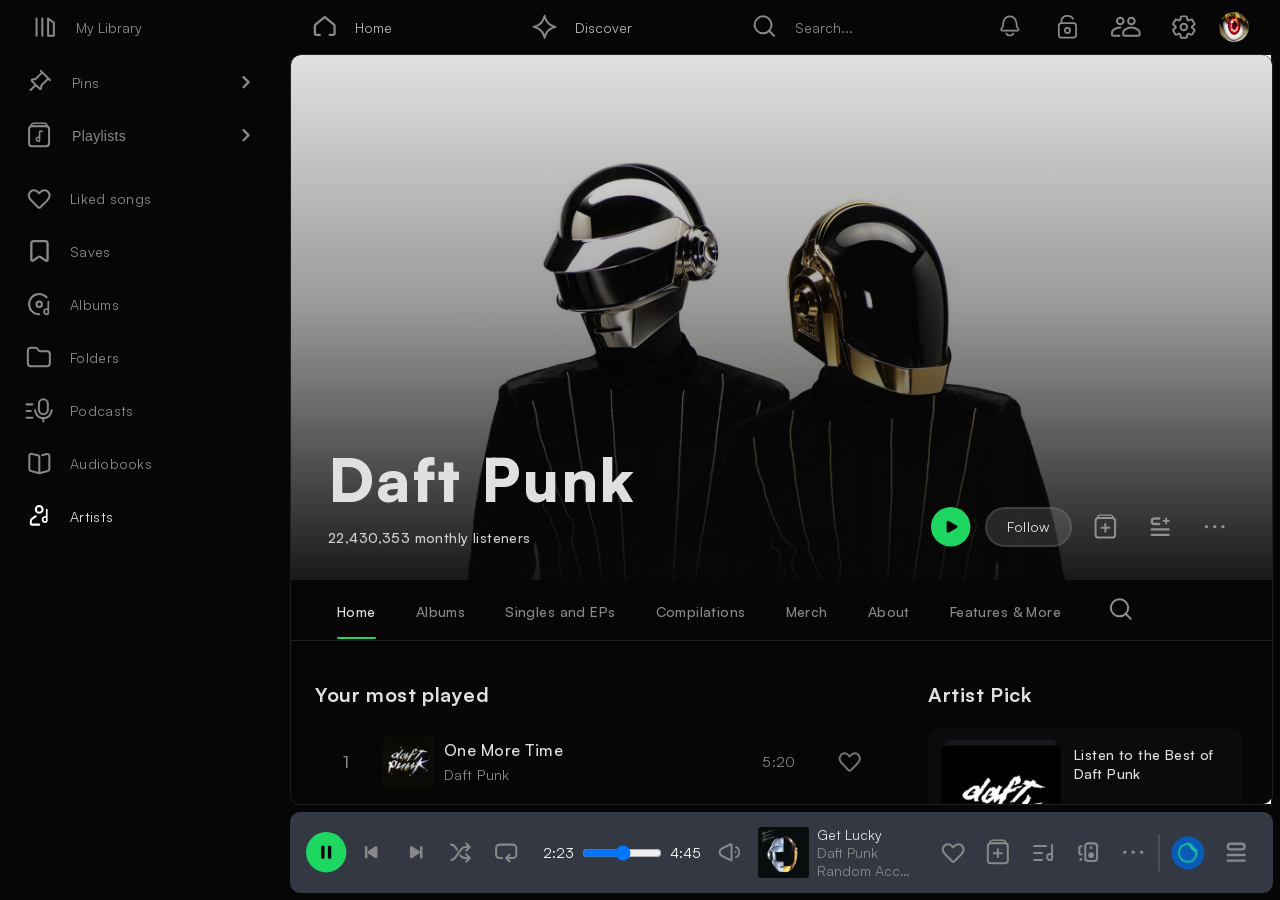
<file: pages/artist.html>
<!doctype html>
<html lang="en">
  <head>
    <meta charset="UTF-8" />
    <meta
      name="viewport"
      content="width=device-width, initial-scale=1.0, maximum-scale=1.0, user-scalable=no, viewport-fit=cover"
    />
    <meta name="theme-color" content="#191414" />
    <title>Spotify - Daft Punk</title>
    <link rel="stylesheet" href="../css/main.css" />
  </head>
  <body class="page--artist">
    <div class="app-layout">
      <aside class="sidebar">
        <div class="sidebar__header">
          <a href="../index.html">
            <img
              src="../assets/icons/big/library.svg"
              alt="spotify-library-icon"
            />
            <span>My Library</span>
          </a>
        </div>
        <nav class="sidebar__nav">
          <ul class="sidebar__list">
            <li class="sidebar__item sidebar__item--arrow">
              <a href="#">
                <div class="sidebar__link-left">
                  <img src="../assets/icons/big/pin.svg" alt="pins-icon" />
                  <span>Pins</span>
                </div>
                <span class="sidebar__arrow">
                  <img src="../assets/icons/big/right.svg" alt="arrow-right" />
                </span>
              </a>
            </li>
            <li class="sidebar__item sidebar__item--accordion">
              <button class="sidebar__accordion-trigger" aria-expanded="false">
                <div class="sidebar__link-left">
                  <img
                    src="../assets/icons/big/playlist.svg"
                    alt="playlist-icon"
                  />
                  <span class="sidebar__accordion-label">Playlists</span>
                </div>
                <span class="sidebar__arrow">
                  <img src="../assets/icons/big/right.svg" alt="arrow-right" />
                </span>
              </button>
              <ul class="sidebar__dropdown">
                <li class="sidebar__dropdown-item">
                  <a href="#">
                    <img
                      src="../assets/icons/small/playlist.svg"
                      alt="playlist-icon"
                    />
                    <span>Chill stuff</span>
                  </a>
                </li>
                <li class="sidebar__dropdown-item">
                  <a href="#">
                    <img
                      src="../assets/icons/small/playlist.svg"
                      alt="playlist-icon"
                    />
                    <span>Rock n Roll</span>
                  </a>
                </li>
                <li class="sidebar__dropdown-item">
                  <a href="#">
                    <img
                      src="../assets/icons/small/playlist.svg"
                      alt="playlist-icon"
                    />
                    <span>The Jux Box</span>
                  </a>
                </li>
                <li class="sidebar__dropdown-item">
                  <a href="#">
                    <img
                      src="../assets/icons/small/playlist.svg"
                      alt="playlist-icon"
                    />
                    <span>Selected Linkin Park</span>
                  </a>
                </li>
                <li class="sidebar__dropdown-item">
                  <a href="#">
                    <img
                      src="../assets/icons/small/playlist.svg"
                      alt="playlist-icon"
                    />
                    <span>Vibe</span>
                  </a>
                </li>
              </ul>
            </li>
            <li class="sidebar__item">
              <a href="liked-songs.html">
                <img
                  src="../assets/icons/big/like.svg"
                  alt="spotify-liked-songs-icon"
                />
                <span>Liked songs</span>
              </a>
            </li>
            <li class="sidebar__item">
              <a href="#">
                <img
                  src="../assets/icons/big/save.svg"
                  alt="spotify-saved-songs-icon"
                />
                <span>Saves</span>
              </a>
            </li>
            <li class="sidebar__item">
              <a href="#">
                <img
                  src="../assets/icons/big/album.svg"
                  alt="spotify-album-songs-icon"
                />
                <span>Albums</span>
              </a>
            </li>
            <li class="sidebar__item">
              <a href="#">
                <img
                  src="../assets/icons/big/folder.svg"
                  alt="spotify-folders-icon"
                />
                <span>Folders</span>
              </a>
            </li>
            <li class="sidebar__item">
              <a href="podcasts.html">
                <img
                  src="../assets/icons/big/podcast.svg"
                  alt="spotify-podcasts-icon"
                />
                <span>Podcasts</span>
              </a>
            </li>
            <li class="sidebar__item">
              <a href="#">
                <img
                  src="../assets/icons/big/audiobook.svg"
                  alt="spotify-audiobooks-icon"
                />
                <span>Audiobooks</span>
              </a>
            </li>
            <li class="sidebar__item sidebar__item--current">
              <a href="artist.html" aria-current="page">
                <img
                  src="../assets/icons/big/artist.svg"
                  alt="spotify-artists-icon"
                />
                <span>Artists</span>
              </a>
            </li>
          </ul>
        </nav>
      </aside>

      <div class="app-layout__content">
        <header class="app-header">
          <div class="app-header__row">
            <nav class="nav-primary" aria-label="Primary">
              <div class="nav-primary__left">
                <a class="nav-pill nav-pill--home" href="../index.html">
                  <img
                    src="../assets/icons/big/home.svg"
                    alt=""
                    class="nav-icon icon--off"
                    aria-hidden="true"
                  />
                  <img
                    src="../assets/icons/big/home-filled.svg"
                    alt=""
                    class="nav-icon icon--on"
                    aria-hidden="true"
                  />
                  <span class="nav-pill__label">Home</span>
                </a>

                <a class="nav-pill nav-pill--discover" href="discover.html">
                  <img
                    src="../assets/icons/big/discover.svg"
                    alt=""
                    class="nav-icon icon--off"
                    aria-hidden="true"
                  />
                  <img
                    src="../assets/icons/big/discover-filled.svg"
                    alt=""
                    class="nav-icon icon--on"
                    aria-hidden="true"
                  />
                  <span class="nav-pill__label">Discover</span>
                </a>

                <a class="nav-pill nav-pill--search" href="search.html">
                  <img
                    src="../assets/icons/big/search.svg"
                    alt=""
                    class="nav-icon"
                    aria-hidden="true"
                  />
                  <span class="nav-pill__label">Search...</span>
                </a>
              </div>

              <div class="nav-primary__right">
                <button class="icon-button" type="button" aria-label="News">
                  <img
                    src="../assets/icons/big/news.svg"
                    alt=""
                    class="nav-icon"
                    aria-hidden="true"
                  />
                </button>

                <label class="icon-button" aria-label="Private session">
                  <input type="checkbox" class="nav-radio" />
                  <img
                    src="../assets/icons/big/private.svg"
                    alt=""
                    class="nav-icon icon--off"
                    aria-hidden="true"
                  />
                  <img
                    src="../assets/icons/big/private-alt.svg"
                    alt=""
                    class="nav-icon icon--on icon--preserve"
                    aria-hidden="true"
                  />
                </label>

                <label class="icon-button" aria-label="Friends activity">
                  <input type="checkbox" class="nav-radio" />
                  <img
                    src="../assets/icons/big/friends.svg"
                    alt=""
                    class="nav-icon icon--off"
                    aria-hidden="true"
                  />
                  <img
                    src="../assets/icons/big/friends-filled.svg"
                    alt=""
                    class="nav-icon icon--on"
                    aria-hidden="true"
                  />
                </label>

                <button class="icon-button" type="button" aria-label="Settings">
                  <img
                    src="../assets/icons/big/settings.svg"
                    alt=""
                    class="nav-icon"
                    aria-hidden="true"
                  />
                </button>

                <button
                  class="avatar-button"
                  type="button"
                  aria-label="Profile"
                >
                  <img
                    src="../assets/img/profilePicture.webp"
                    alt="User profile picture"
                    class="avatar-image"
                  />
                </button>
              </div>
            </nav>
          </div>
        </header>

        <main class="app-main app-main--artist">
          <div class="artist-page">
            <section class="artist-hero" id="artist-home">
              <img
                class="artist-hero__image"
                src="../assets/img/draft-punk-cover.png"
                alt="Daft Punk promotional cover"
                loading="eager"
              />
              <div class="artist-hero__overlay" aria-hidden="true"></div>
              <div class="artist-hero__content">
                <div class="artist-hero__copy">
                  <h1 class="artist-hero__title">Daft Punk</h1>
                  <p class="artist-hero__listeners">
                    22,430,353 monthly listeners
                  </p>
                </div>

                <div class="artist-hero__actions" aria-label="Artist actions">
                  <button
                    class="artist-action artist-action--play"
                    type="button"
                    aria-label="Play Daft Punk"
                  >
                    <img
                      src="../assets/icons/big/play.svg"
                      alt=""
                      aria-hidden="true"
                    />
                  </button>
                  <button
                    class="artist-action artist-action--follow"
                    type="button"
                  >
                    Follow
                  </button>
                  <button
                    class="artist-action lyrics-actions__icon--playlist"
                    type="button"
                    aria-label="Add to playlist"
                    popovertarget="artist-playlist-popover"
                  >
                    <img
                      src="../assets/icons/big/add-to-playlist.svg"
                      alt=""
                      aria-hidden="true"
                    />
                  </button>
                  <button
                    class="artist-action"
                    type="button"
                    aria-label="Add to queue"
                  >
                    <img
                      src="../assets/icons/big/add-to-queue.svg"
                      alt=""
                      aria-hidden="true"
                    />
                  </button>
                  
                  <button
                    class="artist-action"
                    type="button"
                    aria-label="More artist actions"
                  >
                    <img
                      src="../assets/icons/big/more.svg"
                      alt=""
                      aria-hidden="true"
                    />
                  </button>
                </div>
              </div>
            </section>

            <nav class="artist-subnav" aria-label="Artist sections">
              <div class="artist-subnav__track">
                <div class="artist-subnav__links">
                  <button
                    class="artist-subnav__link is-active"
                    type="button"
                    data-artist-panel-target="home"
                    aria-current="page"
                  >
                    Home
                  </button>
                  <button
                    class="artist-subnav__link"
                    type="button"
                    data-artist-panel-target="albums"
                  >
                    Albums
                  </button>
                  <button class="artist-subnav__link" type="button">
                    Singles and EPs
                  </button>
                  <button class="artist-subnav__link" type="button">
                    Compilations
                  </button>
                  <button class="artist-subnav__link" type="button">
                    Merch
                  </button>
                  <button
                    class="artist-subnav__link"
                    type="button"
                    data-artist-panel-target="about"
                  >
                    About
                  </button>
                  <button class="artist-subnav__link" type="button">
                    Features &amp; More
                  </button>
                  <button
                    class="artist-action artist-subnav__search"
                    type="button"
                    aria-label="Search within artist page"
                  >
                    <img
                      src="../assets/icons/big/search.svg"
                      alt=""
                      aria-hidden="true"
                    />
                  </button>
                </div>

                <div class="artist-subnav__view-controls">
                  <button
                    class="artist-subnav__view-btn"
                    type="button"
                    data-artist-albums-view-target="list"
                    aria-label="Show albums as a list"
                    aria-pressed="false"
                  >
                    <img
                      src="../assets/icons/big/list.svg"
                      alt=""
                      aria-hidden="true"
                    />
                  </button>
                  <button
                    class="artist-subnav__view-btn is-active"
                    type="button"
                    data-artist-albums-view-target="grid"
                    aria-label="Show albums as a grid"
                    aria-pressed="true"
                  >
                    <img
                      src="../assets/icons/big/grid.svg"
                      alt=""
                      aria-hidden="true"
                    />
                  </button>
                </div>
              </div>
            </nav>

            <section
              class="artist-page__panel is-active"
              id="artist-panel-home"
              data-artist-panel="home"
            >
              <div class="artist-page__body">
                <div class="artist-page__main">
                  <section class="artist-section" aria-labelledby="most-played">
                    <h2 class="artist-section__title" id="most-played">
                      Your most played
                    </h2>

                    <div class="artist-tracklist" role="list">
                      <article class="artist-track" role="listitem">
                        <span class="artist-track__number">1</span>
                        <div class="artist-track__main">
                          <img
                            class="artist-track__cover"
                            src="../assets/img/onemoretime.png"
                            alt="One More Time cover art"
                            loading="lazy"
                          />
                          <div class="artist-track__meta">
                            <span class="artist-track__title">One More Time</span>
                            <p class="artist-track__artist">Daft Punk</p>
                          </div>
                        </div>
                        <span class="artist-track__duration">5:20</span>
                        <button
                          class="artist-track__action"
                          type="button"
                          aria-label="Like One More Time"
                        >
                          <img
                            src="../assets/icons/big/like.svg"
                            alt=""
                            aria-hidden="true"
                          />
                        </button>
                      </article>

                    <article class="artist-track" role="listitem">
                      <span class="artist-track__number">2</span>
                      <div class="artist-track__main">
                        <img
                          class="artist-track__cover"
                          src="../assets/img/random-access-memories.webp"
                          alt="Get Lucky cover art"
                          loading="lazy"
                        />
                        <div class="artist-track__meta">
                          <span class="artist-track__title">Get Lucky</span>
                          <p class="artist-track__artist">Daft Punk</p>
                        </div>
                      </div>
                      <span class="artist-track__duration">4:35</span>
                      <button
                        class="artist-track__action"
                        type="button"
                        aria-label="Like Get Lucky"
                      >
                        <img
                          src="../assets/icons/big/like.svg"
                          alt=""
                          aria-hidden="true"
                        />
                      </button>
                    </article>

                    <article class="artist-track" role="listitem">
                      <span class="artist-track__number">3</span>
                      <div class="artist-track__main">
                        <img
                          class="artist-track__cover"
                          src="../assets/img/random-access-memories.webp"
                          alt="Give Life Back to Music cover art"
                          loading="lazy"
                        />
                        <div class="artist-track__meta">
                          <span class="artist-track__title"
                            >Give Life Back to Music</span
                          >
                          <p class="artist-track__artist">Daft Punk</p>
                        </div>
                      </div>
                      <span class="artist-track__duration">4:35</span>
                      <button
                        class="artist-track__action"
                        type="button"
                        aria-label="Like Give Life Back to Music"
                      >
                        <img
                          src="../assets/icons/big/like.svg"
                          alt=""
                          aria-hidden="true"
                        />
                      </button>
                    </article>

                    <article class="artist-track" role="listitem">
                      <span class="artist-track__number">4</span>
                      <div class="artist-track__main">
                        <img
                          class="artist-track__cover"
                          src="../assets/img/random-access-memories.webp"
                          alt="Instant Crush cover art"
                          loading="lazy"
                        />
                        <div class="artist-track__meta">
                          <span class="artist-track__title">Instant Crush</span>
                          <p class="artist-track__artist">
                            Daft Punk, Julian Casablancas
                          </p>
                        </div>
                      </div>
                      <span class="artist-track__duration">5:37</span>
                      <button
                        class="artist-track__action"
                        type="button"
                        aria-label="Like Instant Crush"
                      >
                        <img
                          src="../assets/icons/big/like.svg"
                          alt=""
                          aria-hidden="true"
                        />
                      </button>
                    </article>
                    </div>
                  </section>

                  <section
                    class="artist-section"
                    id="artist-popular"
                    aria-labelledby="popular"
                  >
                    <h2 class="artist-section__title" id="popular">Popular</h2>

                    <div class="artist-tracklist" role="list">
                      <article class="artist-track" role="listitem">
                      <span class="artist-track__number">1</span>
                      <div class="artist-track__main">
                        <img
                          class="artist-track__cover"
                          src="../assets/img/onemoretime.png"
                          alt="Around the World cover art"
                          loading="lazy"
                        />
                        <div class="artist-track__meta">
                          <span class="artist-track__title"
                            >Around the World</span
                          >
                          <p class="artist-track__artist">Daft Punk</p>
                        </div>
                      </div>
                      <span class="artist-track__duration">7:10</span>
                      <button
                        class="artist-track__action"
                        type="button"
                        aria-label="Like Around the World"
                      >
                        <img
                          src="../assets/icons/big/like.svg"
                          alt=""
                          aria-hidden="true"
                        />
                      </button>
                    </article>

                    <article class="artist-track" role="listitem">
                      <span class="artist-track__number">2</span>
                      <div class="artist-track__main">
                        <img
                          class="artist-track__cover"
                          src="../assets/img/daft.png"
                          alt="Harder, Better, Faster, Stronger cover art"
                          loading="lazy"
                        />
                        <div class="artist-track__meta">
                          <span class="artist-track__title"
                            >Harder, Better, Faster, Stronger</span
                          >
                          <p class="artist-track__artist">Daft Punk</p>
                        </div>
                      </div>
                      <span class="artist-track__duration">3:45</span>
                      <button
                        class="artist-track__action"
                        type="button"
                        aria-label="Like Harder, Better, Faster, Stronger"
                      >
                        <img
                          src="../assets/icons/big/like.svg"
                          alt=""
                          aria-hidden="true"
                        />
                      </button>
                    </article>

                    <article class="artist-track" role="listitem">
                      <span class="artist-track__number">3</span>
                      <div class="artist-track__main">
                        <img
                          class="artist-track__cover"
                          src="../assets/img/onemoretime.png"
                          alt="Digital Love cover art"
                          loading="lazy"
                        />
                        <div class="artist-track__meta">
                          <span class="artist-track__title">Digital Love</span>
                          <p class="artist-track__artist">Daft Punk</p>
                        </div>
                      </div>
                      <span class="artist-track__duration">5:01</span>
                      <button
                        class="artist-track__action"
                        type="button"
                        aria-label="Like Digital Love"
                      >
                        <img
                          src="../assets/icons/big/like.svg"
                          alt=""
                          aria-hidden="true"
                        />
                      </button>
                    </article>

                    <article class="artist-track" role="listitem">
                      <span class="artist-track__number">4</span>
                      <div class="artist-track__main">
                        <img
                          class="artist-track__cover"
                          src="../assets/img/daft.png"
                          alt="Aerodynamic cover art"
                          loading="lazy"
                        />
                        <div class="artist-track__meta">
                          <span class="artist-track__title">Aerodynamic</span>
                          <p class="artist-track__artist">Daft Punk</p>
                        </div>
                      </div>
                      <span class="artist-track__duration">3:27</span>
                      <button
                        class="artist-track__action"
                        type="button"
                        aria-label="Like Aerodynamic"
                      >
                        <img
                          src="../assets/icons/big/like.svg"
                          alt=""
                          aria-hidden="true"
                        />
                      </button>
                      </article>
                    </div>
                  </section>
                </div>

                <aside class="artist-page__aside">
                  <section
                    class="artist-panel"
                    id="artist-picks"
                    aria-labelledby="artist-pick"
                  >
                    <h2 class="artist-panel__title" id="artist-pick">
                      Artist Pick
                    </h2>

                  <article class="artist-pick-card">
                    <div class="artist-pick-card__art" aria-hidden="true">
                      <span class="artist-pick-card__top"></span>
                      <a href="mix.html" aria-label="Open Daft Punk Mix podcast page">
                      <img
                        class="artist-pick-card__thumb"
                        src="../assets/img/draft-punk-mix.png"
                        alt=""
                        loading="lazy"
                      />
                    </a>
                    </div>
                    <div class="artist-pick-card__meta">
                      <p class="artist-pick-card__title">
                        Listen to the Best of Daft Punk
                      </p>
                    </div>
                  </article>
                  </section>

                </aside>
              </div>
            </section>

            <section
              class="artist-page__panel artist-page__panel--about"
              id="artist-panel-about"
              data-artist-panel="about"
              hidden
            >
              <div class="artist-about">
                <div
                  class="artist-about__badge"
                  aria-label="Daft Punk is ranked 292 in the world"
                >
                  <span class="artist-about__badge-value">#292</span>
                  <span class="artist-about__badge-label">in the world</span>
                </div>

                <div class="artist-about__copy">
                  <p class="artist-about__description">
                    As they evolved from '90s French house pioneers to 2000s
                    dance tastemakers to mainstream heroes in the 2010s, Daft
                    Punk remained one of dance music's most iconic acts. With
                    their early singles and 1997's instant-classic debut album
                    Homework, Guy-Manuel de Homem-Christo and Thomas Bangalter
                    quickly won acclaim for their skill at blending their
                    beloved Chicago house and Detroit techno with pop, funk,
                    indie rock, and hip-hop into nostalgic yet futuristic
                    forms. Not content to just widen electronic music's
                    popularity, on 2001's Discovery they reinvented the
                    then-unfashionable sounds of mid-'80s soft rock and R&amp;B
                    into stylish tracks that also had a childlike wonder.
                    Despite their sizable popularity, Daft Punk were never
                    afraid to challenge their listeners, which they did with
                    2005's cold and dystopic Human After All. Even when they
                    polarized their audience, there was never any doubt that
                    they staged groundbreaking concerts, and the tour captured
                    on Alive 2007 helped pave the way for arena-sized EDM,
                    particularly in the U.S. With 2013's Random Access
                    Memories, the duo once again looked to the past to create
                    the future, borrowing from prog, disco, and a laid-back
                    West Coast vibe that bucked the predominant trends in
                    electronic music but still resonated with a wide audience.
                    Daft Punk's influence reached further into the mainstream
                    through collaborations with Kanye West and the Weeknd, and
                    the duo's music was sampled by artists ranging from Missy
                    Elliott to the Fall. Though they reinvented themselves
                    continually, wherever Daft Punk went, the rest of pop music
                    followed.
                  </p>

                  <p class="artist-about__description">
                    After meeting in 1987 as students at Paris' Lycee Carnot
                    secondary school, Bangalter and de Homem-Christo became
                    friends and soon started making music together. In 1992,
                    they formed the band Darlin'. Named after a Beach Boys
                    song, the group featured Bangalter on bass, de
                    Homem-Christo on guitar, and additional guitarist Laurent
                    Brancowitz. Darlin's career was brief: the trio recorded a
                    cover of their namesake song that appeared, along with an
                    original song, on a various artists EP released by
                    Stereolab's label Duophonic, and the band also invited
                    Darlin' to play some U.K. shows with them. Following a
                    Melody Maker review that described Darlin's music as "a
                    daft punky thrash," the band broke up. Bangalter and de
                    Homem-Christo began experimenting with electronic music,
                    taking their new project's name from that review and
                    drawing inspiration from pioneers such as Todd Edwards,
                    Juan Atkins, Kraftwerk, and Frankie Knuckles. By September
                    1993, Daft Punk had readied a demo tape, which they gave to
                    Soma co-founder Stuart MacMillan at a rave at EuroDisney.
                    The label released the duo's debut single, "The New Wave,"
                    in April 1994. Instantly hailed by the dance music press as
                    the work of a new breed of house innovators, it was
                    followed by May 1995's "Da Funk," the band's first true
                    hit. In 1996, the buzz around Daft Punk led them to sign
                    with Virgin, and the label released the single "Da
                    Funk"/"Musique" that year. Recorded and mixed at the duo's
                    Paris studio Daft House, January 1997's debut album
                    Homework was a critical and commercial success that they
                    supported with the Daftendirekt tour and 1999's D.A.F.T.: A
                    Story about Dogs, Androids, Firemen and Tomatoes video
                    collection.
                  </p>

                  <p class="artist-about__description">
                    To follow their breakthrough debut album, de Homem-Christo
                    and Bangalter reached back to their childhoods in the '70s
                    and '80s and sought to fuse technology with humanity. Once
                    again recorded at Daft House, March 2001's Discovery
                    incorporated disco and synth pop as well as house, garage,
                    and R&amp;B into a sleek, retro-futuristic sound that matched
                    the robotic helmets and gloves the duo introduced with the
                    release of the album. Featuring contributions from heroes
                    such as Romanthony, Edwards, and DJ Sneak, Discovery was an
                    even bigger hit than its predecessor. That November saw the
                    release of Alive 1997, an edit of the duo's Birmingham,
                    England stop on the Daftendirekt tour. Daft Punk capped the
                    Discovery era in 2003 with Interstella 5555: The 5tory of
                    the 5ecret 5tar 5ystem, an animated film they produced with
                    anime and manga creator Leiji Matsumoto that used the album
                    as its soundtrack.
                  </p>

                  <p class="artist-about__description">
                    For Daft Punk's third album, the duo took a drastically
                    different approach. Created in six weeks with a handful of
                    gear that included an eight-track machine, March 2005's
                    Human After All was a deliberately raw, stark set of songs
                    inspired by George Orwell's Nineteen Eighty-Four. Though
                    its cold, repetitive feel drew polarized reactions, the
                    album fared well commercially and also earned a Best
                    Electronic/Dance Album Grammy nomination. Shortly after its
                    release, Human After All [Remixes] collected reworkings by
                    Soulwax, Digitalism, and Erol Alkan among others. April
                    2006 saw the arrival of Musique, Vol. 1: 1993-2005, a
                    compilation of the duo's best-known songs and remixes
                    accompanied by the videos for Human After All's singles.
                    That May, Daft Punk premiered their film Electroma at the
                    Director's Fortnight at the Cannes Film Festival. An
                    experimental sci-fi film about a pair of robots seeking to
                    become human, it began as the video for Human After All's
                    title track before expanding into a feature film. That
                    year, the duo embarked on the Alive tour, which lasted
                    through 2007 and featured some of Daft Punk's most
                    ambitiously staged live sets. Appearing in November 2007,
                    Alive 2007 documented the tour, and early in 2009 the album
                    and its single "Harder, Better, Faster, Stronger" won Grammy
                    Awards.
                  </p>

                  <p class="artist-about__description">
                    Daft Punk returned with new music in November 2010 in the
                    form of the score to Joseph Kosinski's feature film Tron:
                    Legacy. A collaboration with Joseph Trapanese, who arranged
                    and orchestrated the pair's compositions, it featured an
                    85-piece orchestra as well as Daft Punk's signature
                    electronics, and the duo also appeared in the film in a
                    brief cameo. The soundtrack eventually reached number four
                    on the Billboard 200 in the U.S. and earned a Grammy
                    nomination. The following year saw the release of the remix
                    album Tron: Legacy Reconfigured, while that September's
                    compilation Soma Records: 20 Years featured the track
                    "Drive," an early recording long believed to be lost. For
                    their fourth album, Daft Punk once again took a different
                    creative tack. Seeking a breezy feel informed by Fleetwood
                    Mac, the Eagles, and Jean-Michel Jarre, the duo emphasized
                    live instrumentation and collaborated with artists
                    including Nile Rodgers, Paul Williams, Giorgio Moroder,
                    Panda Bear, and Pharrell Williams. The single "Get Lucky"
                    preceded the release of Random Access Memories in May 2013.
                    Recorded in California, New York City, and Paris and
                    spanning disco, prog, and indie influences, the album
                    became one of Daft Punk's biggest successes, topping charts
                    around the world and winning Grammy Awards for Album of the
                    Year, Best Dance/Electronica Album, and Best Engineered
                    Album, Non-Classical.
                  </p>

                  <p class="artist-about__description">
                    That year, Daft Punk also co-produced Kanye West's Yeezus
                    and worked on tracks including "Black Skinhead." In 2014,
                    the duo appeared on Pharrell's album G I R L and
                    collaborated with Jay-Z on "Computerized." A 2015
                    documentary titled Daft Punk Unchained charted their
                    history from the '90s into the 2010s, and during the latter
                    half of the decade the duo remained active through work
                    with the Weeknd, Parcels, Arcade Fire, Charlotte
                    Gainsbourg, and more. In 2019, Daft Punk were featured in
                    the Philharmonie de Paris' exhibition Electro, which traced
                    the history of electronic music and its influence on visual
                    arts. In February 2021, the duo disbanded, spreading the
                    news with a YouTube video that featured scenes from the end
                    of Electroma. To commemorate the tenth anniversary of
                    Random Access Memories in 2023, Daft Punk issued a pair of
                    re-releases of the album, including a deluxe edition with
                    unreleased demos and, later that year, a drumless version.
                  </p>

                  <p class="artist-about__credit">
                    ~ Heather Phares &amp; Sean Cooper, Rovi
                  </p>
                </div>

                <aside
                  class="artist-about__stats"
                  aria-label="Daft Punk audience statistics"
                >
                  <div class="artist-about__metric">
                    <p class="artist-about__metric-value">9,868,787</p>
                    <p class="artist-about__metric-label">Followers</p>
                  </div>

                  <div class="artist-about__metric">
                    <p class="artist-about__metric-value">22,430,353</p>
                    <p class="artist-about__metric-label">Monthly listeners</p>
                  </div>

                  <div class="artist-about__city">
                    <p class="artist-about__city-name">Paris, FR</p>
                    <p class="artist-about__city-value">391,036 listeners</p>
                  </div>

                  <div class="artist-about__city">
                    <p class="artist-about__city-name">Mexico City, MX</p>
                    <p class="artist-about__city-value">367,878 listeners</p>
                  </div>

                  <div class="artist-about__city">
                    <p class="artist-about__city-name">Santiago, CL</p>
                    <p class="artist-about__city-value">327,816 listeners</p>
                  </div>

                  <div class="artist-about__city">
                    <p class="artist-about__city-name">London, GB</p>
                    <p class="artist-about__city-value">274,515 listeners</p>
                  </div>

                  <div class="artist-about__city">
                    <p class="artist-about__city-name">Bogota, CO</p>
                    <p class="artist-about__city-value">251,175 listeners</p>
                  </div>
                </aside>
              </div>
            </section>

            <section
              class="artist-page__panel artist-page__panel--albums"
              id="artist-panel-albums"
              data-artist-panel="albums"
              hidden
            >
              <div class="artist-albums" data-artist-albums-view="grid">
                <div
                  class="artist-albums__view artist-albums__view--grid"
                  data-artist-albums-view-panel="grid"
                >
                  <div class="artist-albums__grid" role="list">
                <article class="artist-album-card" role="listitem">
                  <button
                    class="artist-album-card__button"
                    type="button"
                    style="--album-bar: rgba(204, 201, 193, 0.3)"
                    aria-label="Open Random Access Memories Drumless Edition"
                  >
                    <div class="artist-album-card__art" aria-hidden="true">
                      <span class="artist-album-card__top"></span>
                      <div class="artist-album-card__cover">
                        <img
                          class="artist-album-card__image"
                          src="../assets/img/random-access-memories.png"
                          alt=""
                          loading="lazy"
                        />
                      </div>
                    </div>
                    <div class="artist-album-card__meta">
                      <div class="artist-album-card__title-row">
                        <span class="artist-album-card__title"
                          >Random Access Memories (Drumless Edition)</span
                        >
                        <span class="artist-album-card__count">22</span>
                      </div>
                      <p class="artist-album-card__year">2023</p>
                    </div>
                  </button>
                </article>

                <article class="artist-album-card" role="listitem">
                  <button
                    class="artist-album-card__button"
                    type="button"
                    style="--album-bar: rgba(64, 69, 89, 0.3)"
                    aria-label="Open Random Access Memories"
                  >
                    <div class="artist-album-card__art" aria-hidden="true">
                      <span class="artist-album-card__top"></span>
                      <div class="artist-album-card__cover">
                        <img
                          class="artist-album-card__image"
                          src="../assets/img/random-access-memories.webp"
                          alt=""
                          loading="lazy"
                        />
                      </div>
                    </div>
                    <div class="artist-album-card__meta">
                      <div class="artist-album-card__title-row">
                        <span class="artist-album-card__title"
                          >Random Access Memories</span
                        >
                        <span class="artist-album-card__count">22</span>
                      </div>
                      <p class="artist-album-card__year">2013</p>
                    </div>
                  </button>
                </article>

                <article class="artist-album-card" role="listitem">
                  <button
                    class="artist-album-card__button"
                    type="button"
                    style="--album-bar: rgba(65, 70, 78, 0.3)"
                    aria-label="Open Random Access Memories deluxe release"
                  >
                    <div class="artist-album-card__art" aria-hidden="true">
                      <span class="artist-album-card__top"></span>
                      <div class="artist-album-card__cover">
                        <img
                          class="artist-album-card__image"
                          src="../assets/img/random-access-memories.webp"
                          alt=""
                          loading="lazy"
                        />
                      </div>
                    </div>
                    <div class="artist-album-card__meta">
                      <div class="artist-album-card__title-row">
                        <span class="artist-album-card__title"
                          >Random Access Memories</span
                        >
                        <span class="artist-album-card__count">13</span>
                      </div>
                      <p class="artist-album-card__year">2013</p>
                    </div>
                  </button>
                </article>

                <article class="artist-album-card" role="listitem">
                  <button
                    class="artist-album-card__button"
                    type="button"
                    style="--album-bar: rgba(25, 44, 26, 0.54)"
                    aria-label="Open TRON Legacy Reconfigured"
                  >
                    <div class="artist-album-card__art" aria-hidden="true">
                      <span class="artist-album-card__top"></span>
                      <div class="artist-album-card__cover">
                        <img
                          class="artist-album-card__image"
                          src="../assets/img/tron-legacy-reconfigured.png"
                          alt=""
                          loading="lazy"
                        />
                      </div>
                    </div>
                    <div class="artist-album-card__meta">
                      <div class="artist-album-card__title-row">
                        <span class="artist-album-card__title"
                          >TRON: Legacy Reconfigured</span
                        >
                        <span class="artist-album-card__count">15</span>
                      </div>
                      <p class="artist-album-card__year">2011</p>
                    </div>
                  </button>
                </article>

                <article class="artist-album-card" role="listitem">
                  <button
                    class="artist-album-card__button"
                    type="button"
                    style="--album-bar: rgba(15, 44, 55, 0.44)"
                    aria-label="Open TRON Legacy"
                  >
                    <div class="artist-album-card__art" aria-hidden="true">
                      <span class="artist-album-card__top"></span>
                      <div class="artist-album-card__cover">
                        <img
                          class="artist-album-card__image"
                          src="../assets/img/tron-legacy.png"
                          alt=""
                          loading="lazy"
                        />
                      </div>
                    </div>
                    <div class="artist-album-card__meta">
                      <div class="artist-album-card__title-row">
                        <span class="artist-album-card__title">TRON: Legacy</span>
                        <span class="artist-album-card__count">22</span>
                      </div>
                      <p class="artist-album-card__year">2010</p>
                    </div>
                  </button>
                </article>

                <article class="artist-album-card" role="listitem">
                  <button
                    class="artist-album-card__button"
                    type="button"
                    style="--album-bar: rgba(39, 60, 70, 0.48)"
                    aria-label="Open Alive 2007"
                  >
                    <div class="artist-album-card__art" aria-hidden="true">
                      <span class="artist-album-card__top"></span>
                      <div class="artist-album-card__cover">
                        <img
                          class="artist-album-card__image"
                          src="../assets/img/alive-2007.png"
                          alt=""
                          loading="lazy"
                        />
                      </div>
                    </div>
                    <div class="artist-album-card__meta">
                      <div class="artist-album-card__title-row">
                        <span class="artist-album-card__title">Alive 2007</span>
                        <span class="artist-album-card__count">13</span>
                      </div>
                      <p class="artist-album-card__year">2007</p>
                    </div>
                  </button>
                </article>

                <article class="artist-album-card" role="listitem">
                  <button
                    class="artist-album-card__button"
                    type="button"
                    style="--album-bar: rgba(63, 55, 51, 0.57)"
                    aria-label="Open Human After All remixes"
                  >
                    <div class="artist-album-card__art" aria-hidden="true">
                      <span class="artist-album-card__top"></span>
                      <div class="artist-album-card__cover">
                        <img
                          class="artist-album-card__image"
                          src="../assets/img/human-after-all-remixes.png"
                          alt=""
                          loading="lazy"
                        />
                      </div>
                    </div>
                    <div class="artist-album-card__meta">
                      <div class="artist-album-card__title-row">
                        <span class="artist-album-card__title"
                          >Human After All (Remixes)</span
                        >
                        <span class="artist-album-card__count">15</span>
                      </div>
                      <p class="artist-album-card__year">2006</p>
                    </div>
                  </button>
                </article>

                <article class="artist-album-card" role="listitem">
                  <button
                    class="artist-album-card__button"
                    type="button"
                    style="--album-bar: rgba(129, 145, 144, 0.31)"
                    aria-label="Open Human After All"
                  >
                    <div class="artist-album-card__art" aria-hidden="true">
                      <span class="artist-album-card__top"></span>
                      <div class="artist-album-card__cover">
                        <img
                          class="artist-album-card__image"
                          src="../assets/img/human-after-all.png"
                          alt=""
                          loading="lazy"
                        />
                      </div>
                    </div>
                    <div class="artist-album-card__meta">
                      <div class="artist-album-card__title-row">
                        <span class="artist-album-card__title">Human After All</span>
                        <span class="artist-album-card__count">10</span>
                      </div>
                      <p class="artist-album-card__year">2005</p>
                    </div>
                  </button>
                </article>

                <article class="artist-album-card" role="listitem">
                  <button
                    class="artist-album-card__button"
                    type="button"
                    style="--album-bar: rgba(64, 41, 27, 0.49)"
                    aria-label="Open Daft Club"
                  >
                    <div class="artist-album-card__art" aria-hidden="true">
                      <span class="artist-album-card__top"></span>
                      <div class="artist-album-card__cover">
                        <img
                          class="artist-album-card__image"
                          src="../assets/img/daft-club.png"
                          alt=""
                          loading="lazy"
                        />
                      </div>
                    </div>
                    <div class="artist-album-card__meta">
                      <div class="artist-album-card__title-row">
                        <span class="artist-album-card__title">Daft Club</span>
                        <span class="artist-album-card__count">14</span>
                      </div>
                      <p class="artist-album-card__year">2003</p>
                    </div>
                  </button>
                </article>

                <article class="artist-album-card" role="listitem">
                  <button
                    class="artist-album-card__button"
                    type="button"
                    style="--album-bar: rgba(67, 68, 70, 0.67)"
                    aria-label="Open Alive 1997"
                  >
                    <div class="artist-album-card__art" aria-hidden="true">
                      <span class="artist-album-card__top"></span>
                      <div class="artist-album-card__cover">
                        <img
                          class="artist-album-card__image"
                          src="../assets/img/alive-1997.png"
                          alt=""
                          loading="lazy"
                        />
                      </div>
                    </div>
                    <div class="artist-album-card__meta">
                      <div class="artist-album-card__title-row">
                        <span class="artist-album-card__title">Alive 1997</span>
                        <span class="artist-album-card__count">1</span>
                      </div>
                      <p class="artist-album-card__year">2001</p>
                    </div>
                  </button>
                </article>

                <article class="artist-album-card" role="listitem">
                  <button
                    class="artist-album-card__button"
                    type="button"
                    style="--album-bar: rgba(63, 63, 62, 0.3)"
                    aria-label="Open Discovery"
                  >
                    <div class="artist-album-card__art" aria-hidden="true">
                      <span class="artist-album-card__top"></span>
                      <div class="artist-album-card__cover">
                        <img
                          class="artist-album-card__image"
                          src="../assets/img/discovery.png"
                          alt=""
                          loading="lazy"
                        />
                      </div>
                    </div>
                    <div class="artist-album-card__meta">
                      <div class="artist-album-card__title-row">
                        <span class="artist-album-card__title">Discovery</span>
                        <span class="artist-album-card__count">14</span>
                      </div>
                      <p class="artist-album-card__year">2001</p>
                    </div>
                  </button>
                </article>

                <article class="artist-album-card" role="listitem">
                  <button
                    class="artist-album-card__button"
                    type="button"
                    style="--album-bar: rgba(93, 51, 54, 0.3)"
                    aria-label="Open Homework"
                  >
                    <div class="artist-album-card__art" aria-hidden="true">
                      <span class="artist-album-card__top"></span>
                      <div class="artist-album-card__cover">
                        <img
                          class="artist-album-card__image"
                          src="../assets/img/homework.png"
                          alt=""
                          loading="lazy"
                        />
                      </div>
                    </div>
                    <div class="artist-album-card__meta">
                      <div class="artist-album-card__title-row">
                        <span class="artist-album-card__title">Homework</span>
                        <span class="artist-album-card__count">16</span>
                      </div>
                      <p class="artist-album-card__year">1997</p>
                    </div>
                  </button>
                </article>
                  </div>
                </div>

                <div
                  class="artist-albums__view artist-albums__view--list"
                  data-artist-albums-view-panel="list"
                  hidden
                >
                  <!-- TODO: Replace inline album previews with dedicated album pages when those routes exist. -->
                  <div class="artist-albums__list" role="list">
                    <article class="artist-album-row" role="listitem">
                      <div class="artist-album-row__summary">
                        <div class="artist-album-row__content">
                          <div class="artist-album-row__primary">
                            <div class="artist-album-row__art" style="--album-bar: rgba(204, 201, 193, 0.3)" aria-hidden="true">
                              <span class="artist-album-row__top"></span>
                              <div class="artist-album-row__cover">
                                <img class="artist-album-card__image artist-album-row__image" src="../assets/img/random-access-memories.png" alt="" loading="lazy" />
                              </div>
                            </div>
                            <div class="artist-album-row__info">
                              <h3 class="artist-album-row__title">Random Access Memories</h3>
                              <div class="artist-album-row__meta">
                                <span>2023</span>
                                <span class="artist-album-row__meta-dot" aria-hidden="true"></span>
                                <span>22 songs</span>
                                <span class="artist-album-row__meta-dot" aria-hidden="true"></span>
                                <span>1 hr 14 min</span>
                              </div>
                            </div>
                          </div>
                          <div class="artist-album-row__actions" aria-label="Album actions">
                            <button class="artist-action artist-action--play artist-album-row__play" type="button" aria-label="Play Random Access Memories"><img src="../assets/icons/big/play.svg" alt="" aria-hidden="true" /></button>
                            <button class="artist-action artist-album-row__action" type="button" aria-label="Shuffle Random Access Memories"><img src="../assets/icons/big/shuffle.svg" alt="" aria-hidden="true" /></button>
                            <button class="artist-action artist-album-row__action" type="button" aria-label="Add Random Access Memories to library"><img src="../assets/icons/big/add.svg" alt="" aria-hidden="true" /></button>
                            <button class="artist-action artist-album-row__action" type="button" aria-label="Add Random Access Memories to queue"><img src="../assets/icons/big/add-to-queue.svg" alt="" aria-hidden="true" /></button>
                            <button class="artist-action artist-album-row__action" type="button" aria-label="Download Random Access Memories"><img src="../assets/icons/big/download.svg" alt="" aria-hidden="true" /></button>
                            <button class="artist-action artist-album-row__action" type="button" aria-label="Share Random Access Memories"><img src="../assets/icons/big/share.svg" alt="" aria-hidden="true" /></button>
                            <button class="artist-action artist-album-row__action" type="button" aria-label="More actions for Random Access Memories"><img src="../assets/icons/big/more.svg" alt="" aria-hidden="true" /></button>
                          </div>
                        </div>
                        <span class="artist-album-row__chevron" aria-hidden="true"><img src="../assets/icons/big/right.svg" alt="" /></span>
                      </div>
                    </article>

                    <article class="artist-album-row" role="listitem">
                      <div class="artist-album-row__summary">
                        <div class="artist-album-row__content">
                          <div class="artist-album-row__primary">
                            <div class="artist-album-row__art" style="--album-bar: rgba(64, 69, 89, 0.3)" aria-hidden="true">
                              <span class="artist-album-row__top"></span>
                              <div class="artist-album-row__cover">
                                <img class="artist-album-card__image artist-album-row__image" src="../assets/img/random-access-memories.webp" alt="" loading="lazy" />
                              </div>
                            </div>
                            <div class="artist-album-row__info">
                              <h3 class="artist-album-row__title">Random Access Memories (10th Anniversary Edition)</h3>
                              <div class="artist-album-row__meta">
                                <span>2013</span>
                                <span class="artist-album-row__meta-dot" aria-hidden="true"></span>
                                <span>22 songs</span>
                                <span class="artist-album-row__meta-dot" aria-hidden="true"></span>
                                <span>1 hr 14 min</span>
                              </div>
                            </div>
                          </div>
                          <div class="artist-album-row__actions" aria-label="Album actions">
                            <button class="artist-action artist-action--play artist-album-row__play" type="button" aria-label="Play Random Access Memories 10th Anniversary Edition"><img src="../assets/icons/big/play.svg" alt="" aria-hidden="true" /></button>
                            <button class="artist-action artist-album-row__action" type="button" aria-label="Shuffle Random Access Memories 10th Anniversary Edition"><img src="../assets/icons/big/shuffle.svg" alt="" aria-hidden="true" /></button>
                            <button class="artist-action artist-album-row__action" type="button" aria-label="Add Random Access Memories 10th Anniversary Edition to library"><img src="../assets/icons/big/add.svg" alt="" aria-hidden="true" /></button>
                            <button class="artist-action artist-album-row__action" type="button" aria-label="Add Random Access Memories 10th Anniversary Edition to queue"><img src="../assets/icons/big/add-to-queue.svg" alt="" aria-hidden="true" /></button>
                            <button class="artist-action artist-album-row__action" type="button" aria-label="Download Random Access Memories 10th Anniversary Edition"><img src="../assets/icons/big/download.svg" alt="" aria-hidden="true" /></button>
                            <button class="artist-action artist-album-row__action" type="button" aria-label="Share Random Access Memories 10th Anniversary Edition"><img src="../assets/icons/big/share.svg" alt="" aria-hidden="true" /></button>
                            <button class="artist-action artist-album-row__action" type="button" aria-label="More actions for Random Access Memories 10th Anniversary Edition"><img src="../assets/icons/big/more.svg" alt="" aria-hidden="true" /></button>
                          </div>
                        </div>
                        <span class="artist-album-row__chevron" aria-hidden="true"><img src="../assets/icons/big/right.svg" alt="" /></span>
                      </div>
                    </article>

                    <article class="artist-album-row" role="listitem">
                      <div class="artist-album-row__summary">
                        <div class="artist-album-row__content">
                          <div class="artist-album-row__primary">
                            <div class="artist-album-row__art" style="--album-bar: rgba(65, 70, 78, 0.3)" aria-hidden="true">
                              <span class="artist-album-row__top"></span>
                              <div class="artist-album-row__cover">
                                <img class="artist-album-card__image artist-album-row__image" src="../assets/img/random-access-memories.webp" alt="" loading="lazy" />
                              </div>
                            </div>
                            <div class="artist-album-row__info">
                              <h3 class="artist-album-row__title">Random Access Memories</h3>
                              <div class="artist-album-row__meta">
                                <span>2013</span>
                                <span class="artist-album-row__meta-dot" aria-hidden="true"></span>
                                <span>13 songs</span>
                                <span class="artist-album-row__meta-dot" aria-hidden="true"></span>
                                <span>1 hr 14 min</span>
                              </div>
                            </div>
                          </div>
                          <div class="artist-album-row__actions" aria-label="Album actions">
                            <button class="artist-action artist-action--play artist-album-row__play" type="button" aria-label="Play Random Access Memories"><img src="../assets/icons/big/play.svg" alt="" aria-hidden="true" /></button>
                            <button class="artist-action artist-album-row__action" type="button" aria-label="Shuffle Random Access Memories"><img src="../assets/icons/big/shuffle.svg" alt="" aria-hidden="true" /></button>
                            <button class="artist-action artist-album-row__action" type="button" aria-label="Add Random Access Memories to library"><img src="../assets/icons/big/add.svg" alt="" aria-hidden="true" /></button>
                            <button class="artist-action artist-album-row__action" type="button" aria-label="Add Random Access Memories to queue"><img src="../assets/icons/big/add-to-queue.svg" alt="" aria-hidden="true" /></button>
                            <button class="artist-action artist-album-row__action" type="button" aria-label="Download Random Access Memories"><img src="../assets/icons/big/download.svg" alt="" aria-hidden="true" /></button>
                            <button class="artist-action artist-album-row__action" type="button" aria-label="Share Random Access Memories"><img src="../assets/icons/big/share.svg" alt="" aria-hidden="true" /></button>
                            <button class="artist-action artist-album-row__action" type="button" aria-label="More actions for Random Access Memories"><img src="../assets/icons/big/more.svg" alt="" aria-hidden="true" /></button>
                          </div>
                        </div>
                        <span class="artist-album-row__chevron" aria-hidden="true"><img src="../assets/icons/big/right.svg" alt="" /></span>
                      </div>
                    </article>

                    <article class="artist-album-row" role="listitem">
                      <div class="artist-album-row__summary">
                        <div class="artist-album-row__content">
                          <div class="artist-album-row__primary">
                            <div class="artist-album-row__art" style="--album-bar: rgba(25, 44, 26, 0.54)" aria-hidden="true">
                              <span class="artist-album-row__top"></span>
                              <div class="artist-album-row__cover">
                                <img class="artist-album-card__image artist-album-row__image" src="../assets/img/tron-legacy-reconfigured.png" alt="" loading="lazy" />
                              </div>
                            </div>
                            <div class="artist-album-row__info">
                              <h3 class="artist-album-row__title">TRON: Legacy Reconfigured</h3>
                              <div class="artist-album-row__meta">
                                <span>2011</span>
                                <span class="artist-album-row__meta-dot" aria-hidden="true"></span>
                                <span>15 songs</span>
                                <span class="artist-album-row__meta-dot" aria-hidden="true"></span>
                                <span>1 hr 14 min</span>
                              </div>
                            </div>
                          </div>
                          <div class="artist-album-row__actions" aria-label="Album actions">
                            <button class="artist-action artist-action--play artist-album-row__play" type="button" aria-label="Play TRON Legacy Reconfigured"><img src="../assets/icons/big/play.svg" alt="" aria-hidden="true" /></button>
                            <button class="artist-action artist-album-row__action" type="button" aria-label="Shuffle TRON Legacy Reconfigured"><img src="../assets/icons/big/shuffle.svg" alt="" aria-hidden="true" /></button>
                            <button class="artist-action artist-album-row__action" type="button" aria-label="Add TRON Legacy Reconfigured to library"><img src="../assets/icons/big/add.svg" alt="" aria-hidden="true" /></button>
                            <button class="artist-action artist-album-row__action" type="button" aria-label="Add TRON Legacy Reconfigured to queue"><img src="../assets/icons/big/add-to-queue.svg" alt="" aria-hidden="true" /></button>
                            <button class="artist-action artist-album-row__action" type="button" aria-label="Download TRON Legacy Reconfigured"><img src="../assets/icons/big/download.svg" alt="" aria-hidden="true" /></button>
                            <button class="artist-action artist-album-row__action" type="button" aria-label="Share TRON Legacy Reconfigured"><img src="../assets/icons/big/share.svg" alt="" aria-hidden="true" /></button>
                            <button class="artist-action artist-album-row__action" type="button" aria-label="More actions for TRON Legacy Reconfigured"><img src="../assets/icons/big/more.svg" alt="" aria-hidden="true" /></button>
                          </div>
                        </div>
                        <span class="artist-album-row__chevron" aria-hidden="true"><img src="../assets/icons/big/right.svg" alt="" /></span>
                      </div>
                    </article>

                    <article class="artist-album-row" role="listitem">
                      <div class="artist-album-row__summary">
                        <div class="artist-album-row__content">
                          <div class="artist-album-row__primary">
                            <div class="artist-album-row__art" style="--album-bar: rgba(15, 44, 55, 0.44)" aria-hidden="true">
                              <span class="artist-album-row__top"></span>
                              <div class="artist-album-row__cover">
                                <img class="artist-album-card__image artist-album-row__image" src="../assets/img/tron-legacy.png" alt="" loading="lazy" />
                              </div>
                            </div>
                            <div class="artist-album-row__info">
                              <h3 class="artist-album-row__title">TRON: Legacy</h3>
                              <div class="artist-album-row__meta">
                                <span>2010</span>
                                <span class="artist-album-row__meta-dot" aria-hidden="true"></span>
                                <span>22 songs</span>
                                <span class="artist-album-row__meta-dot" aria-hidden="true"></span>
                                <span>1 hr 14 min</span>
                              </div>
                            </div>
                          </div>
                          <div class="artist-album-row__actions" aria-label="Album actions">
                            <button class="artist-action artist-action--play artist-album-row__play" type="button" aria-label="Play TRON Legacy"><img src="../assets/icons/big/play.svg" alt="" aria-hidden="true" /></button>
                            <button class="artist-action artist-album-row__action" type="button" aria-label="Shuffle TRON Legacy"><img src="../assets/icons/big/shuffle.svg" alt="" aria-hidden="true" /></button>
                            <button class="artist-action artist-album-row__action" type="button" aria-label="Add TRON Legacy to library"><img src="../assets/icons/big/add.svg" alt="" aria-hidden="true" /></button>
                            <button class="artist-action artist-album-row__action" type="button" aria-label="Add TRON Legacy to queue"><img src="../assets/icons/big/add-to-queue.svg" alt="" aria-hidden="true" /></button>
                            <button class="artist-action artist-album-row__action" type="button" aria-label="Download TRON Legacy"><img src="../assets/icons/big/download.svg" alt="" aria-hidden="true" /></button>
                            <button class="artist-action artist-album-row__action" type="button" aria-label="Share TRON Legacy"><img src="../assets/icons/big/share.svg" alt="" aria-hidden="true" /></button>
                            <button class="artist-action artist-album-row__action" type="button" aria-label="More actions for TRON Legacy"><img src="../assets/icons/big/more.svg" alt="" aria-hidden="true" /></button>
                          </div>
                        </div>
                        <span class="artist-album-row__chevron" aria-hidden="true"><img src="../assets/icons/big/right.svg" alt="" /></span>
                      </div>
                    </article>

                    <article class="artist-album-row" role="listitem">
                      <div class="artist-album-row__summary">
                        <div class="artist-album-row__content">
                          <div class="artist-album-row__primary">
                            <div class="artist-album-row__art" style="--album-bar: rgba(39, 60, 70, 0.48)" aria-hidden="true">
                              <span class="artist-album-row__top"></span>
                              <div class="artist-album-row__cover">
                                <img class="artist-album-card__image artist-album-row__image" src="../assets/img/alive-2007.png" alt="" loading="lazy" />
                              </div>
                            </div>
                            <div class="artist-album-row__info">
                              <h3 class="artist-album-row__title">Alive 2007</h3>
                              <div class="artist-album-row__meta">
                                <span>2007</span>
                                <span class="artist-album-row__meta-dot" aria-hidden="true"></span>
                                <span>13 songs</span>
                                <span class="artist-album-row__meta-dot" aria-hidden="true"></span>
                                <span>1 hr 14 min</span>
                              </div>
                            </div>
                          </div>
                          <div class="artist-album-row__actions" aria-label="Album actions">
                            <button class="artist-action artist-action--play artist-album-row__play" type="button" aria-label="Play Alive 2007"><img src="../assets/icons/big/play.svg" alt="" aria-hidden="true" /></button>
                            <button class="artist-action artist-album-row__action" type="button" aria-label="Shuffle Alive 2007"><img src="../assets/icons/big/shuffle.svg" alt="" aria-hidden="true" /></button>
                            <button class="artist-action artist-album-row__action" type="button" aria-label="Add Alive 2007 to library"><img src="../assets/icons/big/add.svg" alt="" aria-hidden="true" /></button>
                            <button class="artist-action artist-album-row__action" type="button" aria-label="Add Alive 2007 to queue"><img src="../assets/icons/big/add-to-queue.svg" alt="" aria-hidden="true" /></button>
                            <button class="artist-action artist-album-row__action" type="button" aria-label="Download Alive 2007"><img src="../assets/icons/big/download.svg" alt="" aria-hidden="true" /></button>
                            <button class="artist-action artist-album-row__action" type="button" aria-label="Share Alive 2007"><img src="../assets/icons/big/share.svg" alt="" aria-hidden="true" /></button>
                            <button class="artist-action artist-album-row__action" type="button" aria-label="More actions for Alive 2007"><img src="../assets/icons/big/more.svg" alt="" aria-hidden="true" /></button>
                          </div>
                        </div>
                        <span class="artist-album-row__chevron" aria-hidden="true"><img src="../assets/icons/big/right.svg" alt="" /></span>
                      </div>
                    </article>

                    <article class="artist-album-row" role="listitem">
                      <div class="artist-album-row__summary">
                        <div class="artist-album-row__content">
                          <div class="artist-album-row__primary">
                            <div class="artist-album-row__art" style="--album-bar: rgba(63, 55, 51, 0.57)" aria-hidden="true">
                              <span class="artist-album-row__top"></span>
                              <div class="artist-album-row__cover">
                                <img class="artist-album-card__image artist-album-row__image" src="../assets/img/human-after-all-remixes.png" alt="" loading="lazy" />
                              </div>
                            </div>
                            <div class="artist-album-row__info">
                              <h3 class="artist-album-row__title">Human After All (Remixes)</h3>
                              <div class="artist-album-row__meta">
                                <span>2006</span>
                                <span class="artist-album-row__meta-dot" aria-hidden="true"></span>
                                <span>15 songs</span>
                                <span class="artist-album-row__meta-dot" aria-hidden="true"></span>
                                <span>1 hr 14 min</span>
                              </div>
                            </div>
                          </div>
                          <div class="artist-album-row__actions" aria-label="Album actions">
                            <button class="artist-action artist-action--play artist-album-row__play" type="button" aria-label="Play Human After All Remixes"><img src="../assets/icons/big/play.svg" alt="" aria-hidden="true" /></button>
                            <button class="artist-action artist-album-row__action" type="button" aria-label="Shuffle Human After All Remixes"><img src="../assets/icons/big/shuffle.svg" alt="" aria-hidden="true" /></button>
                            <button class="artist-action artist-album-row__action" type="button" aria-label="Add Human After All Remixes to library"><img src="../assets/icons/big/add.svg" alt="" aria-hidden="true" /></button>
                            <button class="artist-action artist-album-row__action" type="button" aria-label="Add Human After All Remixes to queue"><img src="../assets/icons/big/add-to-queue.svg" alt="" aria-hidden="true" /></button>
                            <button class="artist-action artist-album-row__action" type="button" aria-label="Download Human After All Remixes"><img src="../assets/icons/big/download.svg" alt="" aria-hidden="true" /></button>
                            <button class="artist-action artist-album-row__action" type="button" aria-label="Share Human After All Remixes"><img src="../assets/icons/big/share.svg" alt="" aria-hidden="true" /></button>
                            <button class="artist-action artist-album-row__action" type="button" aria-label="More actions for Human After All Remixes"><img src="../assets/icons/big/more.svg" alt="" aria-hidden="true" /></button>
                          </div>
                        </div>
                        <span class="artist-album-row__chevron" aria-hidden="true"><img src="../assets/icons/big/right.svg" alt="" /></span>
                      </div>
                    </article>

                    <article class="artist-album-row" role="listitem">
                      <div class="artist-album-row__summary">
                        <div class="artist-album-row__content">
                          <div class="artist-album-row__primary">
                            <div class="artist-album-row__art" style="--album-bar: rgba(129, 145, 144, 0.31)" aria-hidden="true">
                              <span class="artist-album-row__top"></span>
                              <div class="artist-album-row__cover">
                                <img class="artist-album-card__image artist-album-row__image" src="../assets/img/human-after-all.png" alt="" loading="lazy" />
                              </div>
                            </div>
                            <div class="artist-album-row__info">
                              <h3 class="artist-album-row__title">Human After All</h3>
                              <div class="artist-album-row__meta">
                                <span>2005</span>
                                <span class="artist-album-row__meta-dot" aria-hidden="true"></span>
                                <span>10 songs</span>
                                <span class="artist-album-row__meta-dot" aria-hidden="true"></span>
                                <span>1 hr 14 min</span>
                              </div>
                            </div>
                          </div>
                          <div class="artist-album-row__actions" aria-label="Album actions">
                            <button class="artist-action artist-action--play artist-album-row__play" type="button" aria-label="Play Human After All"><img src="../assets/icons/big/play.svg" alt="" aria-hidden="true" /></button>
                            <button class="artist-action artist-album-row__action" type="button" aria-label="Shuffle Human After All"><img src="../assets/icons/big/shuffle.svg" alt="" aria-hidden="true" /></button>
                            <button class="artist-action artist-album-row__action" type="button" aria-label="Add Human After All to library"><img src="../assets/icons/big/add.svg" alt="" aria-hidden="true" /></button>
                            <button class="artist-action artist-album-row__action" type="button" aria-label="Add Human After All to queue"><img src="../assets/icons/big/add-to-queue.svg" alt="" aria-hidden="true" /></button>
                            <button class="artist-action artist-album-row__action" type="button" aria-label="Download Human After All"><img src="../assets/icons/big/download.svg" alt="" aria-hidden="true" /></button>
                            <button class="artist-action artist-album-row__action" type="button" aria-label="Share Human After All"><img src="../assets/icons/big/share.svg" alt="" aria-hidden="true" /></button>
                            <button class="artist-action artist-album-row__action" type="button" aria-label="More actions for Human After All"><img src="../assets/icons/big/more.svg" alt="" aria-hidden="true" /></button>
                          </div>
                        </div>
                        <span class="artist-album-row__chevron" aria-hidden="true"><img src="../assets/icons/big/right.svg" alt="" /></span>
                      </div>
                    </article>

                    <article class="artist-album-row" role="listitem">
                      <div class="artist-album-row__summary">
                        <div class="artist-album-row__content">
                          <div class="artist-album-row__primary">
                            <div class="artist-album-row__art" style="--album-bar: rgba(64, 41, 27, 0.49)" aria-hidden="true">
                              <span class="artist-album-row__top"></span>
                              <div class="artist-album-row__cover">
                                <img class="artist-album-card__image artist-album-row__image" src="../assets/img/daft-club.png" alt="" loading="lazy" />
                              </div>
                            </div>
                            <div class="artist-album-row__info">
                              <h3 class="artist-album-row__title">Daft Club</h3>
                              <div class="artist-album-row__meta">
                                <span>2003</span>
                                <span class="artist-album-row__meta-dot" aria-hidden="true"></span>
                                <span>14 songs</span>
                                <span class="artist-album-row__meta-dot" aria-hidden="true"></span>
                                <span>1 hr 14 min</span>
                              </div>
                            </div>
                          </div>
                          <div class="artist-album-row__actions" aria-label="Album actions">
                            <button class="artist-action artist-action--play artist-album-row__play" type="button" aria-label="Play Daft Club"><img src="../assets/icons/big/play.svg" alt="" aria-hidden="true" /></button>
                            <button class="artist-action artist-album-row__action" type="button" aria-label="Shuffle Daft Club"><img src="../assets/icons/big/shuffle.svg" alt="" aria-hidden="true" /></button>
                            <button class="artist-action artist-album-row__action" type="button" aria-label="Add Daft Club to library"><img src="../assets/icons/big/add.svg" alt="" aria-hidden="true" /></button>
                            <button class="artist-action artist-album-row__action" type="button" aria-label="Add Daft Club to queue"><img src="../assets/icons/big/add-to-queue.svg" alt="" aria-hidden="true" /></button>
                            <button class="artist-action artist-album-row__action" type="button" aria-label="Download Daft Club"><img src="../assets/icons/big/download.svg" alt="" aria-hidden="true" /></button>
                            <button class="artist-action artist-album-row__action" type="button" aria-label="Share Daft Club"><img src="../assets/icons/big/share.svg" alt="" aria-hidden="true" /></button>
                            <button class="artist-action artist-album-row__action" type="button" aria-label="More actions for Daft Club"><img src="../assets/icons/big/more.svg" alt="" aria-hidden="true" /></button>
                          </div>
                        </div>
                        <span class="artist-album-row__chevron" aria-hidden="true"><img src="../assets/icons/big/right.svg" alt="" /></span>
                      </div>
                    </article>

                    <article class="artist-album-row" role="listitem">
                      <div class="artist-album-row__summary">
                        <div class="artist-album-row__content">
                          <div class="artist-album-row__primary">
                            <div class="artist-album-row__art" style="--album-bar: rgba(67, 68, 70, 0.67)" aria-hidden="true">
                              <span class="artist-album-row__top"></span>
                              <div class="artist-album-row__cover">
                                <img class="artist-album-card__image artist-album-row__image" src="../assets/img/alive-1997.png" alt="" loading="lazy" />
                              </div>
                            </div>
                            <div class="artist-album-row__info">
                              <h3 class="artist-album-row__title">Alive 1997</h3>
                              <div class="artist-album-row__meta">
                                <span>2001</span>
                                <span class="artist-album-row__meta-dot" aria-hidden="true"></span>
                                <span>1 song</span>
                                <span class="artist-album-row__meta-dot" aria-hidden="true"></span>
                                <span>1 hr 14 min</span>
                              </div>
                            </div>
                          </div>
                          <div class="artist-album-row__actions" aria-label="Album actions">
                            <button class="artist-action artist-action--play artist-album-row__play" type="button" aria-label="Play Alive 1997"><img src="../assets/icons/big/play.svg" alt="" aria-hidden="true" /></button>
                            <button class="artist-action artist-album-row__action" type="button" aria-label="Shuffle Alive 1997"><img src="../assets/icons/big/shuffle.svg" alt="" aria-hidden="true" /></button>
                            <button class="artist-action artist-album-row__action" type="button" aria-label="Add Alive 1997 to library"><img src="../assets/icons/big/add.svg" alt="" aria-hidden="true" /></button>
                            <button class="artist-action artist-album-row__action" type="button" aria-label="Add Alive 1997 to queue"><img src="../assets/icons/big/add-to-queue.svg" alt="" aria-hidden="true" /></button>
                            <button class="artist-action artist-album-row__action" type="button" aria-label="Download Alive 1997"><img src="../assets/icons/big/download.svg" alt="" aria-hidden="true" /></button>
                            <button class="artist-action artist-album-row__action" type="button" aria-label="Share Alive 1997"><img src="../assets/icons/big/share.svg" alt="" aria-hidden="true" /></button>
                            <button class="artist-action artist-album-row__action" type="button" aria-label="More actions for Alive 1997"><img src="../assets/icons/big/more.svg" alt="" aria-hidden="true" /></button>
                          </div>
                        </div>
                        <span class="artist-album-row__chevron" aria-hidden="true"><img src="../assets/icons/big/right.svg" alt="" /></span>
                      </div>
                    </article>

                    <article class="artist-album-row" role="listitem">
                      <div class="artist-album-row__summary">
                        <div class="artist-album-row__content">
                          <div class="artist-album-row__primary">
                            <div class="artist-album-row__art" style="--album-bar: rgba(63, 63, 62, 0.3)" aria-hidden="true">
                              <span class="artist-album-row__top"></span>
                              <div class="artist-album-row__cover">
                                <img class="artist-album-card__image artist-album-row__image" src="../assets/img/discovery.png" alt="" loading="lazy" />
                              </div>
                            </div>
                            <div class="artist-album-row__info">
                              <h3 class="artist-album-row__title">Discovery</h3>
                              <div class="artist-album-row__meta">
                                <span>2001</span>
                                <span class="artist-album-row__meta-dot" aria-hidden="true"></span>
                                <span>14 songs</span>
                                <span class="artist-album-row__meta-dot" aria-hidden="true"></span>
                                <span>1 hr 14 min</span>
                              </div>
                            </div>
                          </div>
                          <div class="artist-album-row__actions" aria-label="Album actions">
                            <button class="artist-action artist-action--play artist-album-row__play" type="button" aria-label="Play Discovery"><img src="../assets/icons/big/play.svg" alt="" aria-hidden="true" /></button>
                            <button class="artist-action artist-album-row__action" type="button" aria-label="Shuffle Discovery"><img src="../assets/icons/big/shuffle.svg" alt="" aria-hidden="true" /></button>
                            <button class="artist-action artist-album-row__action" type="button" aria-label="Add Discovery to library"><img src="../assets/icons/big/add.svg" alt="" aria-hidden="true" /></button>
                            <button class="artist-action artist-album-row__action" type="button" aria-label="Add Discovery to queue"><img src="../assets/icons/big/add-to-queue.svg" alt="" aria-hidden="true" /></button>
                            <button class="artist-action artist-album-row__action" type="button" aria-label="Download Discovery"><img src="../assets/icons/big/download.svg" alt="" aria-hidden="true" /></button>
                            <button class="artist-action artist-album-row__action" type="button" aria-label="Share Discovery"><img src="../assets/icons/big/share.svg" alt="" aria-hidden="true" /></button>
                            <button class="artist-action artist-album-row__action" type="button" aria-label="More actions for Discovery"><img src="../assets/icons/big/more.svg" alt="" aria-hidden="true" /></button>
                          </div>
                        </div>
                        <span class="artist-album-row__chevron" aria-hidden="true"><img src="../assets/icons/big/right.svg" alt="" /></span>
                      </div>
                    </article>

                    <article class="artist-album-row" role="listitem">
                      <div class="artist-album-row__summary">
                        <div class="artist-album-row__content">
                          <div class="artist-album-row__primary">
                            <div class="artist-album-row__art" style="--album-bar: rgba(93, 51, 54, 0.3)" aria-hidden="true">
                              <span class="artist-album-row__top"></span>
                              <div class="artist-album-row__cover">
                                <img class="artist-album-card__image artist-album-row__image" src="../assets/img/homework.png" alt="" loading="lazy" />
                              </div>
                            </div>
                            <div class="artist-album-row__info">
                              <h3 class="artist-album-row__title">Homework</h3>
                              <div class="artist-album-row__meta">
                                <span>1997</span>
                                <span class="artist-album-row__meta-dot" aria-hidden="true"></span>
                                <span>16 songs</span>
                                <span class="artist-album-row__meta-dot" aria-hidden="true"></span>
                                <span>1 hr 14 min</span>
                              </div>
                            </div>
                          </div>
                          <div class="artist-album-row__actions" aria-label="Album actions">
                            <button class="artist-action artist-action--play artist-album-row__play" type="button" aria-label="Play Homework"><img src="../assets/icons/big/play.svg" alt="" aria-hidden="true" /></button>
                            <button class="artist-action artist-album-row__action" type="button" aria-label="Shuffle Homework"><img src="../assets/icons/big/shuffle.svg" alt="" aria-hidden="true" /></button>
                            <button class="artist-action artist-album-row__action" type="button" aria-label="Add Homework to library"><img src="../assets/icons/big/add.svg" alt="" aria-hidden="true" /></button>
                            <button class="artist-action artist-album-row__action" type="button" aria-label="Add Homework to queue"><img src="../assets/icons/big/add-to-queue.svg" alt="" aria-hidden="true" /></button>
                            <button class="artist-action artist-album-row__action" type="button" aria-label="Download Homework"><img src="../assets/icons/big/download.svg" alt="" aria-hidden="true" /></button>
                            <button class="artist-action artist-album-row__action" type="button" aria-label="Share Homework"><img src="../assets/icons/big/share.svg" alt="" aria-hidden="true" /></button>
                            <button class="artist-action artist-album-row__action" type="button" aria-label="More actions for Homework"><img src="../assets/icons/big/more.svg" alt="" aria-hidden="true" /></button>
                          </div>
                        </div>
                        <span class="artist-album-row__chevron" aria-hidden="true"><img src="../assets/icons/big/right.svg" alt="" /></span>
                      </div>
                    </article>
                  </div>
                </div>
              </div>
            </section>
          </div>
        </main>
        <!-- ===== Player ===== -->
        <section class="player" aria-label="player bar">
          <div class="player__left">
            <button class="btn-play-pause">
              <img src="../assets/icons/big/pause.svg" alt="pause">
            </button>
            <button class="player__btn-prev">
              <img src="../assets/icons/big/prev.svg" alt="previous">
            </button>
            <button class="player__btn-next">
              <img src="../assets/icons/big/next.svg" alt="next">
            </button>
            <button class="player__btn-shuffle">
              <img src="../assets/icons/big/shuffle.svg" alt="shuffle">
            </button>
            <button class="player__btn-loop">
              <img src="../assets/icons/big/loop.svg" alt="loop">
            </button>
          </div>
          <div class="player__center">
            <span class="player__time-current">2:23</span>
            <input class="player__progress-bar" type="range" min="0" max="100" value="52">
            <span class="player__time-total">4:45</span>
            <button class="player__btn-volume">
              <img src="../assets/icons/big/volume.svg" alt="volume">
            </button>
            <figure class="player__album-cover">
              <img src="../assets/img/random-access-memories.webp" alt="album cover">
            </figure>
            <a href="lyrics.html" class="player__song-info">
              <span class="player__song-title">Get Lucky</span>
              <span class="player__song-artist">Daft Punk</span>
              <span class="player__song-album">Random Access Memories</span>
            </a>
          </div>
          <div class="player__right">
            <button class="player__btn-fav">
              <img src="../assets/icons/big/like.svg" alt="like">
            </button>
            <button class="btn-add">
              <img src="../assets/icons/big/add-to-playlist.svg" alt="add">
            </button>
            <button class="player__btn-lyrics">
              <img src="../assets/icons/big/lyrics.svg" alt="lyrics">
            </button>
            <button class="player__btn-device">
              <img src="../assets/icons/big/device.svg" alt="device">
            </button>
            <button class="player__btn-more">
              <img src="../assets/icons/big/more.svg" alt="more">
            </button>
            <button class="player__frame">
              <img src="../assets/icons/big/frame.svg" alt="frame">
            </button>
            <button class="player__btn-dj">
              <img src="../assets/icons/big/dj.svg" alt="dj">
            </button>
            <button class="player__btn-queue">
              <img src="../assets/icons/big/queue.svg" alt="queue">
            </button>
          </div>
        </section>
      </div>
    </div>

    <section
      class="lyrics-playlist-popover"
      id="artist-playlist-popover"
      popover
      aria-labelledby="artist-playlist-popover-title"
    >
      <div class="lyrics-playlist-popover__surface">
        <div class="lyrics-playlist-popover__header">
          <h2
            class="lyrics-playlist-popover__title"
            id="artist-playlist-popover-title"
          >
            Add to a playlist
          </h2>
        </div>

        <div class="lyrics-playlist-popover__body">
          <label class="lyrics-playlist-popover__search">
            <input
              class="lyrics-playlist-popover__search-input"
              type="search"
              name="artist-playlist-search"
              placeholder="Search for a playlist/folder"
              aria-label="Search for a playlist or folder"
            />
            <span class="lyrics-playlist-popover__search-icon" aria-hidden="true">
              <img src="../assets/icons/big/search.svg" alt="" />
            </span>
          </label>

          <button class="lyrics-playlist-popover__create" type="button">
            <img
              src="../assets/icons/big/add-simple.svg"
              alt=""
              aria-hidden="true"
            />
            <span>New playlist</span>
          </button>

          <div
            class="lyrics-playlist-popover__list"
            role="group"
            aria-label="Available playlists"
          >
            <label class="lyrics-playlist-popover__item">
              <input
                class="lyrics-playlist-popover__selection"
                type="checkbox"
                name="artist-playlist-daily"
                checked
              />
              <span class="lyrics-playlist-popover__item-main">
                <img
                  class="lyrics-playlist-popover__item-icon"
                  src="../assets/icons/big/playlist.svg"
                  alt=""
                  aria-hidden="true"
                />
                <span class="lyrics-playlist-popover__item-name">Daily Playlist</span>
              </span>
              <span class="lyrics-playlist-popover__item-state" aria-hidden="true">
                <img
                  class="lyrics-playlist-popover__state-icon lyrics-playlist-popover__state-icon--selected"
                  src="../assets/icons/big/check-filled.svg"
                  alt=""
                />
                <img
                  class="lyrics-playlist-popover__state-icon lyrics-playlist-popover__state-icon--unselected"
                  src="../assets/icons/big/check.svg"
                  alt=""
                />
              </span>
            </label>

            <label class="lyrics-playlist-popover__item">
              <input
                class="lyrics-playlist-popover__selection"
                type="checkbox"
                name="artist-playlist-chill"
              />
              <span class="lyrics-playlist-popover__item-main">
                <img
                  class="lyrics-playlist-popover__item-icon"
                  src="../assets/icons/big/playlist.svg"
                  alt=""
                  aria-hidden="true"
                />
                <span class="lyrics-playlist-popover__item-name">Chill stuff</span>
              </span>
              <span class="lyrics-playlist-popover__item-state" aria-hidden="true">
                <img
                  class="lyrics-playlist-popover__state-icon lyrics-playlist-popover__state-icon--selected"
                  src="../assets/icons/big/check-filled.svg"
                  alt=""
                />
                <img
                  class="lyrics-playlist-popover__state-icon lyrics-playlist-popover__state-icon--unselected"
                  src="../assets/icons/big/check.svg"
                  alt=""
                />
              </span>
            </label>

            <label class="lyrics-playlist-popover__item">
              <input
                class="lyrics-playlist-popover__selection"
                type="checkbox"
                name="artist-playlist-late-night"
              />
              <span class="lyrics-playlist-popover__item-main">
                <img
                  class="lyrics-playlist-popover__item-icon"
                  src="../assets/icons/big/playlist.svg"
                  alt=""
                  aria-hidden="true"
                />
                <span class="lyrics-playlist-popover__item-name">Late Night Drive</span>
              </span>
              <span class="lyrics-playlist-popover__item-state" aria-hidden="true">
                <img
                  class="lyrics-playlist-popover__state-icon lyrics-playlist-popover__state-icon--selected"
                  src="../assets/icons/big/check-filled.svg"
                  alt=""
                />
                <img
                  class="lyrics-playlist-popover__state-icon lyrics-playlist-popover__state-icon--unselected"
                  src="../assets/icons/big/check.svg"
                  alt=""
                />
              </span>
            </label>

            <button
              class="lyrics-playlist-popover__item lyrics-playlist-popover__item--folder"
              type="button"
            >
              <span class="lyrics-playlist-popover__item-main">
                <img
                  class="lyrics-playlist-popover__item-icon"
                  src="../assets/icons/big/folder.svg"
                  alt=""
                  aria-hidden="true"
                />
                <span class="lyrics-playlist-popover__item-name">Chill stuff</span>
              </span>
              <span class="lyrics-playlist-popover__item-state" aria-hidden="true">
                <img
                  class="lyrics-playlist-popover__arrow-icon"
                  src="../assets/icons/big/right.svg"
                  alt=""
                />
              </span>
            </button>

            <label class="lyrics-playlist-popover__item">
              <input
                class="lyrics-playlist-popover__selection"
                type="checkbox"
                name="artist-playlist-city-echoes"
              />
              <span class="lyrics-playlist-popover__item-main">
                <img
                  class="lyrics-playlist-popover__item-icon"
                  src="../assets/icons/big/playlist.svg"
                  alt=""
                  aria-hidden="true"
                />
                <span class="lyrics-playlist-popover__item-name">City Echoes</span>
              </span>
              <span class="lyrics-playlist-popover__item-state" aria-hidden="true">
                <img
                  class="lyrics-playlist-popover__state-icon lyrics-playlist-popover__state-icon--selected"
                  src="../assets/icons/big/check-filled.svg"
                  alt=""
                />
                <img
                  class="lyrics-playlist-popover__state-icon lyrics-playlist-popover__state-icon--unselected"
                  src="../assets/icons/big/check.svg"
                  alt=""
                />
              </span>
            </label>
          </div>
        </div>

        <div class="lyrics-playlist-popover__footer">
          <button
            class="lyrics-playlist-popover__footer-btn lyrics-playlist-popover__footer-btn--ghost"
            type="button"
            popovertarget="artist-playlist-popover"
            popovertargetaction="hide"
          >
            Cancel
          </button>
          <button
            class="lyrics-playlist-popover__footer-btn lyrics-playlist-popover__footer-btn--primary"
            type="button"
            popovertarget="artist-playlist-popover"
            popovertargetaction="hide"
          >
            Done
          </button>
        </div>
      </div>
    </section>

    <nav class="nav-mobile" aria-label="Primary mobile">
      <div class="nav-mobile__inner">
        <a class="nav-mobile__item" href="../index.html" aria-label="Home">
          <img
            src="../assets/icons/big/home.svg"
            alt=""
            class="nav-mobile__icon icon--off"
            aria-hidden="true"
          />
          <img
            src="../assets/icons/big/home-filled.svg"
            alt=""
            class="nav-mobile__icon icon--on"
            aria-hidden="true"
          />
          <span class="nav-mobile__label">Home</span>
        </a>

        <a class="nav-mobile__item" href="discover.html" aria-label="Discover">
          <img
            src="../assets/icons/big/discover.svg"
            alt=""
            class="nav-mobile__icon icon--off"
            aria-hidden="true"
          />
          <img
            src="../assets/icons/big/discover-filled.svg"
            alt=""
            class="nav-mobile__icon icon--on"
            aria-hidden="true"
          />
          <span class="nav-mobile__label">Discover</span>
        </a>

        <a class="nav-mobile__item" href="search.html" aria-label="Search">
          <img
            src="../assets/icons/big/search.svg"
            alt=""
            class="nav-mobile__icon icon--off"
            aria-hidden="true"
          />
          <img
            src="../assets/icons/big/search-filled.svg"
            alt=""
            class="nav-mobile__icon icon--on"
            aria-hidden="true"
          />
          <span class="nav-mobile__label">Search</span>
        </a>

        <a class="nav-mobile__item" href="liked-songs.html" aria-label="Library">
          <img
            src="../assets/icons/big/library.svg"
            alt=""
            class="nav-mobile__icon icon--off"
            aria-hidden="true"
          />
          <img
            src="../assets/icons/big/library-filled.svg"
            alt=""
            class="nav-mobile__icon icon--on"
            aria-hidden="true"
          />
          <span class="nav-mobile__label">Library</span>
        </a>

        <a
          class="nav-mobile__item nav-mobile__item--active"
          href="artist.html"
          aria-label="Me"
          aria-current="page"
        >
          <img
            src="../assets/icons/big/user.svg"
            alt=""
            class="nav-mobile__icon icon--off"
            aria-hidden="true"
          />
          <img
            src="../assets/icons/big/user-filled.svg"
            alt=""
            class="nav-mobile__icon icon--on"
            aria-hidden="true"
          />
          <span class="nav-mobile__label">Me</span>
        </a>
      </div>
    </nav>

    <script src="../js/app.js"></script>
  </body>
</html>
</file>
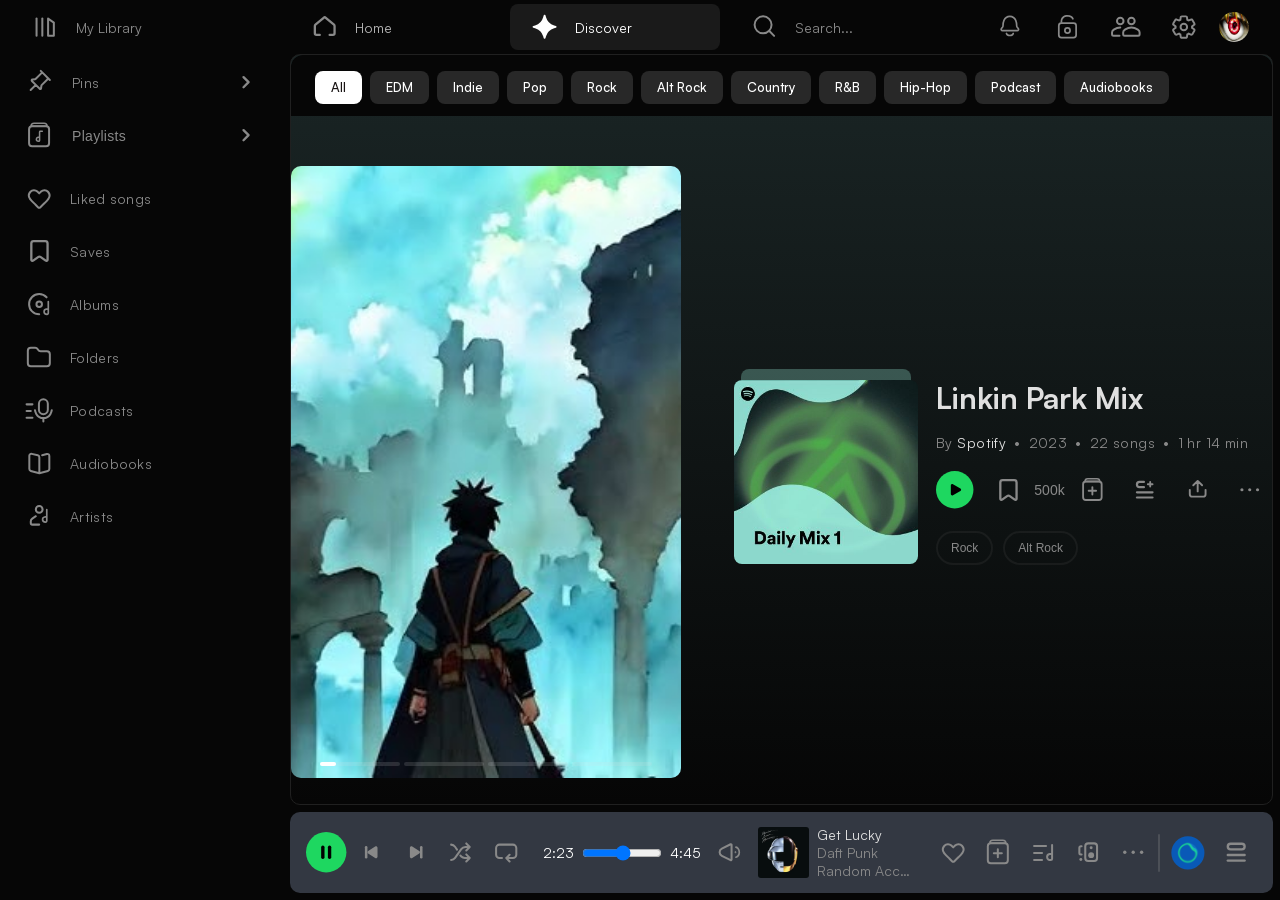
<file: pages/discover.html>
<!doctype html>
<html lang="en">
  <head>
    <meta charset="UTF-8" />
    <meta
      name="viewport"
      content="width=device-width, initial-scale=1.0, maximum-scale=1.0, user-scalable=no, viewport-fit=cover"
    />
    <meta name="theme-color" content="#191414" />
    <title>Spotify - Liked Songs</title>
    <link rel="stylesheet" href="../css/main.css" />
  </head>
  <body class="page--liked-songs">
    <div class="app-layout">
      <aside class="sidebar">
        <div class="sidebar__header">
          <a href="../index.html">
            <img
              src="../assets/icons/big/library.svg"
              alt="spotify-library-icon"
            />
            <span>My Library</span>
          </a>
        </div>
        <nav class="sidebar__nav">
          <ul class="sidebar__list">
            <li class="sidebar__item sidebar__item--arrow">
              <a href="#">
                <div class="sidebar__link-left">
                  <img src="../assets/icons/big/pin.svg" alt="pins-icon" />
                  <span>Pins</span>
                </div>
                <span class="sidebar__arrow">
                  <img src="../assets/icons/big/right.svg" alt="arrow-right" />
                </span>
              </a>
            </li>
            <li class="sidebar__item sidebar__item--accordion">
              <button class="sidebar__accordion-trigger" aria-expanded="false">
                <div class="sidebar__link-left">
                  <img
                    src="../assets/icons/big/playlist.svg"
                    alt="playlist-icon"
                  />
                  <span class="sidebar__accordion-label">Playlists</span>
                </div>
                <span class="sidebar__arrow">
                  <img src="../assets/icons/big/right.svg" alt="arrow-right" />
                </span>
              </button>
              <ul class="sidebar__dropdown">
                <li class="sidebar__dropdown-item">
                  <a href="#">
                    <img
                      src="../assets/icons/small/playlist.svg"
                      alt="playlist-icon"
                    />
                    <span>Chill stuff</span>
                  </a>
                </li>
                <li class="sidebar__dropdown-item">
                  <a href="#">
                    <img
                      src="../assets/icons/small/playlist.svg"
                      alt="playlist-icon"
                    />
                    <span>Rock n Roll</span>
                  </a>
                </li>
                <li class="sidebar__dropdown-item">
                  <a href="#">
                    <img
                      src="../assets/icons/small/playlist.svg"
                      alt="playlist-icon"
                    />
                    <span>The Jux Box</span>
                  </a>
                </li>
                <li class="sidebar__dropdown-item">
                  <a href="#">
                    <img
                      src="../assets/icons/small/playlist.svg"
                      alt="playlist-icon"
                    />
                    <span>Selected Linkin Park</span>
                  </a>
                </li>
                <li class="sidebar__dropdown-item">
                  <a href="#">
                    <img
                      src="../assets/icons/small/playlist.svg"
                      alt="playlist-icon"
                    />
                    <span>Vibe</span>
                  </a>
                </li>
              </ul>
            </li>
            <li class="sidebar__item">
              <a href="liked-songs.html">
                <img
                  src="../assets/icons/big/like.svg"
                  alt="spotify-liked-songs-icon"
                />
                <span>Liked songs</span>
              </a>
            </li>
            <li class="sidebar__item">
              <a href="#">
                <img
                  src="../assets/icons/big/save.svg"
                  alt="spotify-saved-songs-icon"
                />
                <span>Saves</span>
              </a>
            </li>
            <li class="sidebar__item">
              <a href="#">
                <img
                  src="../assets/icons/big/album.svg"
                  alt="spotify-album-songs-icon"
                />
                <span>Albums</span>
              </a>
            </li>
            <li class="sidebar__item">
              <a href="#">
                <img
                  src="../assets/icons/big/folder.svg"
                  alt="spotify-folders-icon"
                />
                <span>Folders</span>
              </a>
            </li>
            <li class="sidebar__item">
              <a href="podcasts.html">
                <img
                  src="../assets/icons/big/podcast.svg"
                  alt="spotify-podcasts-icon"
                />
                <span>Podcasts</span>
              </a>
            </li>
            <li class="sidebar__item">
              <a href="#">
                <img
                  src="../assets/icons/big/audiobook.svg"
                  alt="spotify-audiobooks-icon"
                />
                <span>Audiobooks</span>
              </a>
            </li>
            <li class="sidebar__item">
              <a href="artist.html">
                <img
                  src="../assets/icons/big/artist.svg"
                  alt="spotify-artists-icon"
                />
                <span>Artists</span>
              </a>
            </li>
          </ul>
        </nav>
      </aside>

      <div class="app-layout__content">
        <header class="app-header">
          <div class="app-header__row">
            <nav class="nav-primary" aria-label="Primary">
              <div class="nav-primary__left">
                <a class="nav-pill nav-pill--home" href="../index.html">
                  <img
                    src="../assets/icons/big/home.svg"
                    alt=""
                    class="nav-icon icon--off"
                    aria-hidden="true"
                  />
                  <img
                    src="../assets/icons/big/home-filled.svg"
                    alt=""
                    class="nav-icon icon--on"
                    aria-hidden="true"
                  />
                  <span class="nav-pill__label">Home</span>
                </a>

                <a
                  class="nav-pill nav-pill--discover nav-pill--active"
                  href="discover.html"
                  aria-current="page"
                >
                  <img
                    src="../assets/icons/big/discover.svg"
                    alt=""
                    class="nav-icon icon--off"
                    aria-hidden="true"
                  />
                  <img
                    src="../assets/icons/big/discover-filled.svg"
                    alt=""
                    class="nav-icon icon--on"
                    aria-hidden="true"
                  />
                  <span class="nav-pill__label">Discover</span>
                </a>

                <a class="nav-pill nav-pill--search" href="search.html">
                  <img
                    src="../assets/icons/big/search.svg"
                    alt=""
                    class="nav-icon"
                    aria-hidden="true"
                  />
                  <span class="nav-pill__label">Search...</span>
                </a>
              </div>

              <div class="nav-primary__right">
                <button class="icon-button" type="button" aria-label="News">
                  <img
                    src="../assets/icons/big/news.svg"
                    alt=""
                    class="nav-icon"
                    aria-hidden="true"
                  />
                </button>

                <label class="icon-button" aria-label="Private session">
                  <input type="checkbox" class="nav-radio" />
                  <img
                    src="../assets/icons/big/private.svg"
                    alt=""
                    class="nav-icon icon--off"
                    aria-hidden="true"
                  />
                  <img
                    src="../assets/icons/big/private-alt.svg"
                    alt=""
                    class="nav-icon icon--on icon--preserve"
                    aria-hidden="true"
                  />
                </label>

                <label class="icon-button" aria-label="Friends activity">
                  <input type="checkbox" class="nav-radio" />
                  <img
                    src="../assets/icons/big/friends.svg"
                    alt=""
                    class="nav-icon icon--off"
                    aria-hidden="true"
                  />
                  <img
                    src="../assets/icons/big/friends-filled.svg"
                    alt=""
                    class="nav-icon icon--on"
                    aria-hidden="true"
                  />
                </label>

                <button class="icon-button" type="button" aria-label="Settings">
                  <img
                    src="../assets/icons/big/settings.svg"
                    alt=""
                    class="nav-icon"
                    aria-hidden="true"
                  />
                </button>

                <button
                  class="avatar-button"
                  type="button"
                  aria-label="Profile"
                >
                  <img
                    src="../assets/img/profilePicture.webp"
                    alt="User profile picture"
                    class="avatar-image"
                  />
                </button>
              </div>
            </nav>
          </div>
        </header>
        <!--==================Discovery page starts here======================-->
        <main class="app-main app-main--search app-main--discover">
          <!-- ===== Filter Bar ===== -->
          <div class="home-filter-bar">
            <button class="filter-pill filter-pill--active">All</button>
            <button class="filter-pill">EDM</button>
            <button class="filter-pill">Indie</button>
            <button class="filter-pill">Pop</button>
            <button class="filter-pill">Rock</button>
            <button class="filter-pill">Alt Rock</button>
            <button class="filter-pill">Country</button>
            <button class="filter-pill">R&B</button>
            <button class="filter-pill">Hip-Hop</button>
            <button class="filter-pill">Podcast</button>
            <button class="filter-pill">Audiobooks</button>
          </div>
          <section class="discovery">
            <div class="discovery__wrapper">
              <figure class="discovery__image-side">
                <img src="../assets/img/cover.png" alt="page cover image" />
                <div class="discovery__indicators">
                  <span
                    class="discovery__indicator discovery__indicator--active"
                  ></span>
                  <span class="discovery__indicator"></span>
                  <span class="discovery__indicator"></span>
                  <span class="discovery__indicator"></span>
                </div>
              </figure>
              <article class="discovery__content">
                <div class="discovery__cover">
                  <div class="discovery__cover-layer"></div>
                  <a href="#">
                    <img
                      src="../assets/img/lp.png"
                      alt="Linkin Park cover image"
                    />
                  </a>
                </div>
                <div class="discovery__info">
                  <h3 class="discovery__title">Linkin Park Mix</h3>
                  <div class="discovery__meta">
                    <span class="discovery__meta--txt"
                      >By <span class="discovery__meta-white">Spotify</span>
                    </span>
                    <span class="discovery__meta--txt">2023</span>
                    <span class="discovery__meta--txt">22 songs</span>
                    <span class="discovery__meta--txt">1 hr 14 min</span>
                  </div>
                  <div class="discovery__actions">
                    <button class="discovery__btn">
                      <img src="../assets/icons/big/play.svg" alt="play icon" />
                    </button>
                    <button class="discovery__btn discovery__btn--flex">
                      <img src="../assets/icons/big/save.svg" alt="save icon" />
                      500k
                    </button>
                    <button class="discovery__btn">
                      <img
                        src="../assets/icons/big/add-to-playlist.svg"
                        alt="add to playlist icon"
                      />
                    </button>
                    <button class="discovery__btn">
                      <img
                        src="../assets/icons/big/add-to-queue.svg"
                        alt="add to queue icon"
                      />
                    </button>
                    <button class="discovery__btn">
                      <img
                        src="../assets/icons/big/share.svg"
                        alt="share icon"
                      />
                    </button>
                    <button class="discovery__btn">
                      <img src="../assets/icons/big/more.svg" alt="more icon" />
                    </button>
                  </div>
                  <div class="discovery__tags">
                    <button class="discovery__tag">Rock</button>
                    <button class="discovery__tag">Alt Rock</button>
                  </div>
                </div>
              </article>
            </div>
            <!--Second content-->
            <div class="discovery__wrapper">
              <figure class="discovery__image-side">
                <img src="../assets/img/get-lucky.png" alt="page cover image" />
                <div class="discovery__indicators">
                  <span
                    class="discovery__indicator discovery__indicator--active"
                  ></span>
                  <span class="discovery__indicator"></span>
                  <span class="discovery__indicator"></span>
                  <span class="discovery__indicator"></span>
                </div>
              </figure>
              <article class="discovery__content">
                <div class="discovery__cover">
                  <!-- <div class="discovery__cover-layer"></div> -->
                  <a href="#">
                    <img
                      src="../assets/img/daft.png"
                      alt="Daft Punk cover image"
                    />
                  </a>
                </div>
                <div class="discovery__info">
                  <h3 class="discovery__title">Get Lucky</h3>
                  <div class="discovery__meta">
                    <span class="discovery__meta--txt"
                      >By <span class="discovery__meta-white">Daft Punk</span>
                    </span>
                    <span class="discovery__meta--txt">2013</span>
                    <span class="discovery__meta--txt">22 songs</span>
                    <span class="discovery__meta--txt">1 hr 14 min</span>
                  </div>
                  <div class="discovery__actions">
                    <button class="discovery__btn">
                      <img src="../assets/icons/big/play.svg" alt="play icon" />
                    </button>
                    <button class="discovery__btn discovery__btn--flex">
                      <img src="../assets/icons/big/save.svg" alt="save icon" />
                      500k
                    </button>
                    <button class="discovery__btn">
                      <img
                        src="../assets/icons/big/add-to-playlist.svg"
                        alt="add to playlist icon"
                      />
                    </button>
                    <button class="discovery__btn">
                      <img
                        src="../assets/icons/big/add-to-queue.svg"
                        alt="add to queue icon"
                      />
                    </button>
                    <button class="discovery__btn">
                      <img
                        src="../assets/icons/big/share.svg"
                        alt="share icon"
                      />
                    </button>
                    <button class="discovery__btn">
                      <img src="../assets/icons/big/more.svg" alt="more icon" />
                    </button>
                  </div>
                  <div class="discovery__tags">
                    <button class="discovery__tag">Rock</button>
                    <button class="discovery__tag">Alt Rock</button>
                  </div>
                </div>
              </article>
            </div>
            <!--third content-->
            <div class="discovery__wrapper">
              <figure class="discovery__image-side">
                <!-- <img src="../assets/img/cover.png" alt="page cover image" /> -->
                <div class="discovery__indicators">
                  <span
                    class="discovery__indicator discovery__indicator--active"
                  ></span>
                  <span class="discovery__indicator"></span>
                  <span class="discovery__indicator"></span>
                  <span class="discovery__indicator"></span>
                </div>
              </figure>
              <article class="discovery__content">
                <div class="discovery__cover">
                  <div class="discovery__cover-layer"></div>
                  <a href="#">
                    <img
                      src="../assets/img/lp.png"
                      alt="Linkin Park cover image"
                    />
                  </a>
                </div>
                <div class="discovery__info">
                  <h3 class="discovery__title">Linkin Park Mix</h3>
                  <div class="discovery__meta">
                    <span class="discovery__meta--txt"
                      >By <span class="discovery__meta-white">Spotify</span>
                    </span>
                    <span class="discovery__meta--txt">2023</span>
                    <span class="discovery__meta--txt">22 songs</span>
                    <span class="discovery__meta--txt">1 hr 14 min</span>
                  </div>
                  <div class="discovery__actions">
                    <button class="discovery__btn">
                      <img src="../assets/icons/big/play.svg" alt="play icon" />
                    </button>
                    <button class="discovery__btn discovery__btn--flex">
                      <img src="../assets/icons/big/save.svg" alt="save icon" />
                      500k
                    </button>
                    <button class="discovery__btn">
                      <img
                        src="../assets/icons/big/add-to-playlist.svg"
                        alt="add to playlist icon"
                      />
                    </button>
                    <button class="discovery__btn">
                      <img
                        src="../assets/icons/big/add-to-queue.svg"
                        alt="add to queue icon"
                      />
                    </button>
                    <button class="discovery__btn">
                      <img
                        src="../assets/icons/big/share.svg"
                        alt="share icon"
                      />
                    </button>
                    <button class="discovery__btn">
                      <img src="../assets/icons/big/more.svg" alt="more icon" />
                    </button>
                  </div>
                  <div class="discovery__tags">
                    <button class="discovery__tag">Rock</button>
                    <button class="discovery__tag">Alt Rock</button>
                  </div>
                </div>
              </article>
            </div>
          </section>
        </main>
        <!--==================Discovery page ends here======================-->
        <!-- ===== Player ===== -->
        <section class="player" aria-label="player bar">
          <div class="player__left">
            <button class="btn-play-pause">
              <img src="../assets/icons/big/pause.svg" alt="pause">
            </button>
            <button class="player__btn-prev">
              <img src="../assets/icons/big/prev.svg" alt="previous">
            </button>
            <button class="player__btn-next">
              <img src="../assets/icons/big/next.svg" alt="next">
            </button>
            <button class="player__btn-shuffle">
              <img src="../assets/icons/big/shuffle.svg" alt="shuffle">
            </button>
            <button class="player__btn-loop">
              <img src="../assets/icons/big/loop.svg" alt="loop">
            </button>
          </div>
          <div class="player__center">
            <span class="player__time-current">2:23</span>
            <input class="player__progress-bar" type="range" min="0" max="100" value="52">
            <span class="player__time-total">4:45</span>
            <button class="player__btn-volume">
              <img src="../assets/icons/big/volume.svg" alt="volume">
            </button>
            <figure class="player__album-cover">
              <img src="../assets/img/random-access-memories.webp" alt="album cover">
            </figure>
            <a href="lyrics.html" class="player__song-info">
              <span class="player__song-title">Get Lucky</span>
              <span class="player__song-artist">Daft Punk</span>
              <span class="player__song-album">Random Access Memories</span>
            </a>
          </div>
          <div class="player__right">
            <button class="player__btn-fav">
              <img src="../assets/icons/big/like.svg" alt="like">
            </button>
            <button class="btn-add">
              <img src="../assets/icons/big/add-to-playlist.svg" alt="add">
            </button>
            <button class="player__btn-lyrics">
              <img src="../assets/icons/big/lyrics.svg" alt="lyrics">
            </button>
            <button class="player__btn-device">
              <img src="../assets/icons/big/device.svg" alt="device">
            </button>
            <button class="player__btn-more">
              <img src="../assets/icons/big/more.svg" alt="more">
            </button>
            <button class="player__frame">
              <img src="../assets/icons/big/frame.svg" alt="frame">
            </button>
            <button class="player__btn-dj">
              <img src="../assets/icons/big/dj.svg" alt="dj">
            </button>
            <button class="player__btn-queue">
              <img src="../assets/icons/big/queue.svg" alt="queue">
            </button>
          </div>
        </section>
      </div>
    </div>

    <nav class="nav-mobile" aria-label="Primary mobile">
      <div class="nav-mobile__inner">
        <a class="nav-mobile__item" href="../index.html" aria-label="Home">
          <img
            src="../assets/icons/big/home.svg"
            alt=""
            class="nav-mobile__icon icon--off"
            aria-hidden="true"
          />
          <img
            src="../assets/icons/big/home-filled.svg"
            alt=""
            class="nav-mobile__icon icon--on"
            aria-hidden="true"
          />
          <span class="nav-mobile__label">Home</span>
        </a>

        <a
          class="nav-mobile__item nav-mobile__item--active"
          href="discover.html"
          aria-label="Discover"
          aria-current="page"
        >
          <img
            src="../assets/icons/big/discover.svg"
            alt=""
            class="nav-mobile__icon icon--off"
            aria-hidden="true"
          />
          <img
            src="../assets/icons/big/discover-filled.svg"
            alt=""
            class="nav-mobile__icon icon--on"
            aria-hidden="true"
          />
          <span class="nav-mobile__label">Discover</span>
        </a>

        <a class="nav-mobile__item" href="search.html" aria-label="Search">
          <img
            src="../assets/icons/big/search.svg"
            alt=""
            class="nav-mobile__icon icon--off"
            aria-hidden="true"
          />
          <img
            src="../assets/icons/big/search-filled.svg"
            alt=""
            class="nav-mobile__icon icon--on"
            aria-hidden="true"
          />
          <span class="nav-mobile__label">Search</span>
        </a>

        <a class="nav-mobile__item" href="liked-songs.html" aria-label="Library">
          <img
            src="../assets/icons/big/library.svg"
            alt=""
            class="nav-mobile__icon icon--off"
            aria-hidden="true"
          />
          <img
            src="../assets/icons/big/library-filled.svg"
            alt=""
            class="nav-mobile__icon icon--on"
            aria-hidden="true"
          />
          <span class="nav-mobile__label">Library</span>
        </a>

        <a class="nav-mobile__item" href="artist.html" aria-label="Me">
          <img
            src="../assets/icons/big/user.svg"
            alt=""
            class="nav-mobile__icon icon--off"
            aria-hidden="true"
          />
          <img
            src="../assets/icons/big/user-filled.svg"
            alt=""
            class="nav-mobile__icon icon--on"
            aria-hidden="true"
          />
          <span class="nav-mobile__label">Me</span>
        </a>
      </div>
    </nav>

    <script src="../js/app.js"></script>
  </body>
</html>
</file>
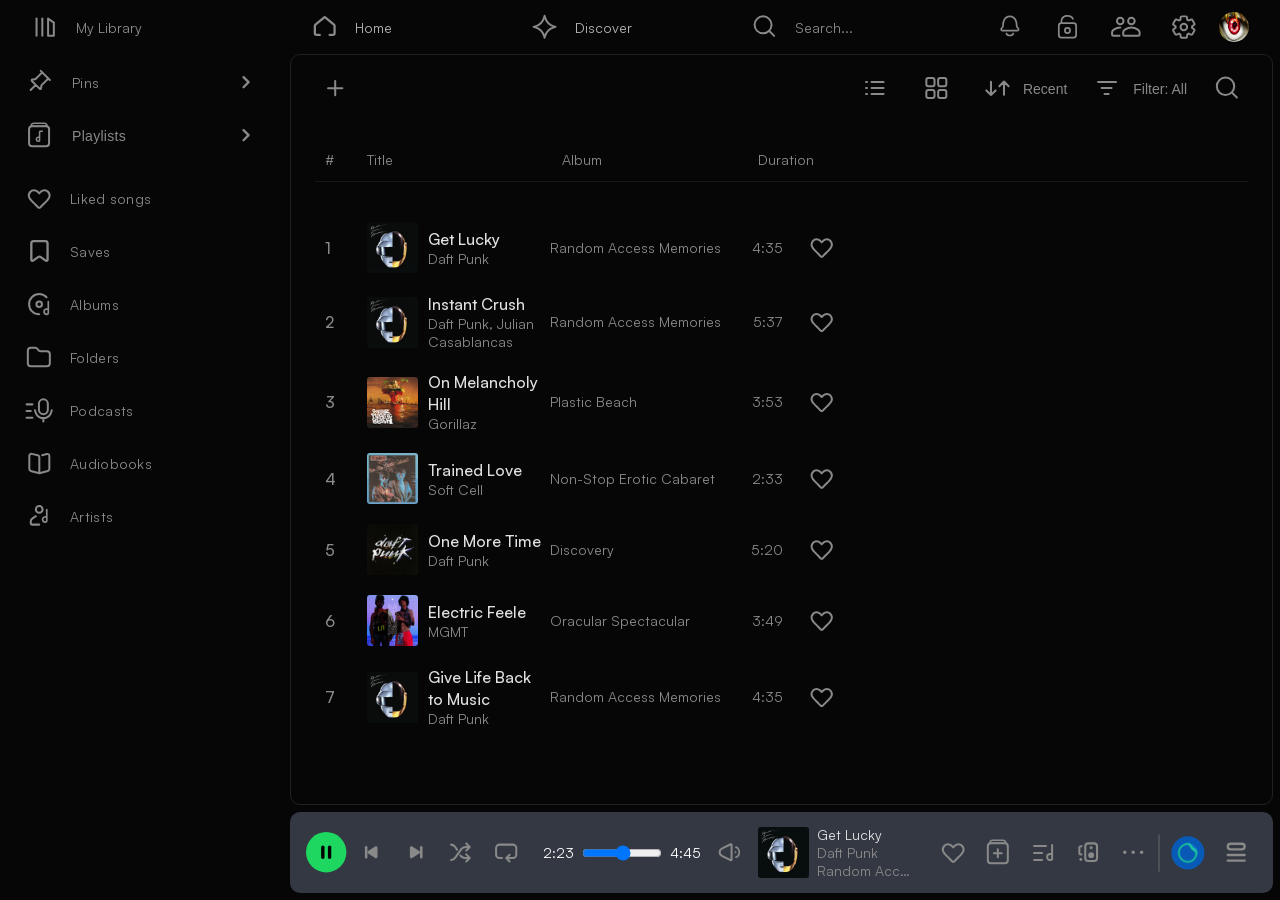
<file: pages/liked-songs.html>
<!doctype html>
<html lang="en">

<head>
  <meta charset="UTF-8" />
  <meta name="viewport"
    content="width=device-width, initial-scale=1.0, maximum-scale=1.0, user-scalable=no, viewport-fit=cover" />
  <meta name="theme-color" content="#191414" />
  <title>Spotify - Liked Songs</title>
  <link rel="stylesheet" href="../css/main.css" />
</head>

<body class="page--liked-songs">
  <div class="app-layout">
    <aside class="sidebar">
      <div class="sidebar__header">
        <a href="../index.html">
          <img src="../assets/icons/big/library.svg" alt="spotify-library-icon" />
          <span>My Library</span>
        </a>
      </div>
      <nav class="sidebar__nav">
        <ul class="sidebar__list">
          <li class="sidebar__item sidebar__item--arrow">
            <a href="#">
              <div class="sidebar__link-left">
                <img src="../assets/icons/big/pin.svg" alt="pins-icon" />
                <span>Pins</span>
              </div>
              <span class="sidebar__arrow">
                <img src="../assets/icons/big/right.svg" alt="arrow-right" />
              </span>
            </a>
          </li>
          <li class="sidebar__item sidebar__item--accordion">
            <button class="sidebar__accordion-trigger" aria-expanded="false">
              <div class="sidebar__link-left">
                <img src="../assets/icons/big/playlist.svg" alt="playlist-icon" />
                <span class="sidebar__accordion-label">Playlists</span>
              </div>
              <span class="sidebar__arrow">
                <img src="../assets/icons/big/right.svg" alt="arrow-right" />
              </span>
            </button>
            <ul class="sidebar__dropdown">
              <li class="sidebar__dropdown-item">
                <a href="#">
                  <img src="../assets/icons/small/playlist.svg" alt="playlist-icon" />
                  <span>Chill stuff</span>
                </a>
              </li>
              <li class="sidebar__dropdown-item">
                <a href="#">
                  <img src="../assets/icons/small/playlist.svg" alt="playlist-icon" />
                  <span>Rock n Roll</span>
                </a>
              </li>
              <li class="sidebar__dropdown-item">
                <a href="#">
                  <img src="../assets/icons/small/playlist.svg" alt="playlist-icon" />
                  <span>The Jux Box</span>
                </a>
              </li>
              <li class="sidebar__dropdown-item">
                <a href="#">
                  <img src="../assets/icons/small/playlist.svg" alt="playlist-icon" />
                  <span>Selected Linkin Park</span>
                </a>
              </li>
              <li class="sidebar__dropdown-item">
                <a href="#">
                  <img src="../assets/icons/small/playlist.svg" alt="playlist-icon" />
                  <span>Vibe</span>
                </a>
              </li>
            </ul>
          </li>
          <li class="sidebar__item">
            <a href="liked-songs.html">
              <img src="../assets/icons/big/like.svg" alt="spotify-liked-songs-icon" />
              <span>Liked songs</span>
            </a>
          </li>
          <li class="sidebar__item">
            <a href="#">
              <img src="../assets/icons/big/save.svg" alt="spotify-saved-songs-icon" />
              <span>Saves</span>
            </a>
          </li>
          <li class="sidebar__item">
            <a href="#">
              <img src="../assets/icons/big/album.svg" alt="spotify-album-songs-icon" />
              <span>Albums</span>
            </a>
          </li>
          <li class="sidebar__item">
            <a href="#">
              <img src="../assets/icons/big/folder.svg" alt="spotify-folders-icon" />
              <span>Folders</span>
            </a>
          </li>
          <li class="sidebar__item">
            <a href="podcasts.html">
              <img src="../assets/icons/big/podcast.svg" alt="spotify-podcasts-icon" />
              <span>Podcasts</span>
            </a>
          </li>
          <li class="sidebar__item">
            <a href="#">
              <img src="../assets/icons/big/audiobook.svg" alt="spotify-audiobooks-icon" />
              <span>Audiobooks</span>
            </a>
          </li>
          <li class="sidebar__item">
            <a href="artist.html">
              <img src="../assets/icons/big/artist.svg" alt="spotify-artists-icon" />
              <span>Artists</span>
            </a>
          </li>
        </ul>
      </nav>
    </aside>

    <div class="app-layout__content">
      <header class="app-header">
        <div class="app-header__row">
          <nav class="nav-primary" aria-label="Primary">
            <div class="nav-primary__left">
              <a class="nav-pill nav-pill--home" href="../index.html">
                <img src="../assets/icons/big/home.svg" alt="" class="nav-icon icon--off" aria-hidden="true" />
                <img src="../assets/icons/big/home-filled.svg" alt="" class="nav-icon icon--on" aria-hidden="true" />
                <span class="nav-pill__label">Home</span>
              </a>

              <a class="nav-pill nav-pill--discover" href="discover.html">
                <img src="../assets/icons/big/discover.svg" alt="" class="nav-icon icon--off" aria-hidden="true" />
                <img src="../assets/icons/big/discover-filled.svg" alt="" class="nav-icon icon--on"
                  aria-hidden="true" />
                <span class="nav-pill__label">Discover</span>
              </a>

              <a class="nav-pill nav-pill--search" href="search.html">
                <img src="../assets/icons/big/search.svg" alt="" class="nav-icon" aria-hidden="true" />
                <span class="nav-pill__label">Search...</span>
              </a>


            </div>

            <div class="nav-primary__right">
              <button class="icon-button" type="button" aria-label="News">
                <img src="../assets/icons/big/news.svg" alt="" class="nav-icon" aria-hidden="true" />
              </button>

              <label class="icon-button" aria-label="Private session">
                <input type="checkbox" class="nav-radio" />
                <img src="../assets/icons/big/private.svg" alt="" class="nav-icon icon--off" aria-hidden="true" />
                <img src="../assets/icons/big/private-alt.svg" alt="" class="nav-icon icon--on icon--preserve"
                  aria-hidden="true" />
              </label>

              <label class="icon-button" aria-label="Friends activity">
                <input type="checkbox" class="nav-radio" />
                <img src="../assets/icons/big/friends.svg" alt="" class="nav-icon icon--off" aria-hidden="true" />
                <img src="../assets/icons/big/friends-filled.svg" alt="" class="nav-icon icon--on" aria-hidden="true" />
              </label>

              <button class="icon-button" type="button" aria-label="Settings">
                <img src="../assets/icons/big/settings.svg" alt="" class="nav-icon" aria-hidden="true" />
              </button>

              <button class="avatar-button" type="button" aria-label="Profile">
                <img src="../assets/img/profilePicture.webp" alt="User profile picture" class="avatar-image" />
              </button>
            </div>
          </nav>
        </div>
      </header>
      <!--==================Likes songs page starts here======================-->
      <main class="app-main app-main--search">
        <h1 class="sr-only">Liked Songs</h1>
        <div class="search-page">
          <div class="search-page__inner">

            <div class="liked-songs__toolbar">
              <button class="liked-songs__btn liked-songs__btn--add">
                <img src="../assets/icons/big/add-simple.svg" alt="add icon">
              </button>
              <div class="liked-songs__toolbar-right">
                <button class="liked-songs__btn liked-songs__btn--list">
                  <img src="../assets/icons/big/list.svg" alt="list view icon">
                </button>
                <button class="liked-songs__btn liked-songs__btn--grid">
                  <img src="../assets/icons/big/grid.svg" alt="grid view icon">
                </button>
                <button class="liked-songs__btn liked-songs__btn--sort">
                  <img src="../assets/icons/big/sort.svg" alt="sort view icon">
                  <span class="liked-songs__btn-text">Recent</span>
                </button>
                <button class="liked-songs__btn liked-songs__btn--filter">
                  <img src="../assets/icons/big/filter.svg" alt="filter view icon">
                  <span class="liked-songs__btn-text">Filter: All</span>
                </button>
                <button class="liked-songs__btn liked-songs__btn--search">
                  <img src="../assets/icons/big/search.svg" alt="search icon">
                </button>
              </div>

            </div>

            <!--table header-->
            <div class="liked-songs__header">
              <span>#</span>
              <span>Title</span>
              <span>Album</span>
              <span>Duration</span>
              <span></span> <!-- like -->
              <span></span> <!-- actions -->
              <span></span> <!-- checkbox -->
            </div>
            <!--songs list-->
            <ul class="liked-songs__list">
              <li class="song-row">
                <span class="song-row__number">1</span>
                <div class="song-row__title">
                  <img src="../assets/img/daft.png" alt="daft punk album cover">
                  <div class="song-row__info">
                    <p class="song-row__name">Get Lucky</p>
                    <p class="song-row__artist">Daft Punk</p>
                  </div>
                </div>
                <span class="song-row__album">Random Access Memories</span>
                <span class="song-row__duration">4:35</span>
                <!-- <button class="song-row__like">
              <img src="assets/like.svg" alt="">

             </button> -->
                <input type="checkbox" id="like-1" class="song-row__like-checkbox">
                <label for="like-1" class="song-row__like-label">
                  <img class="song-row__like-empty" src="../assets/icons/big/like.svg" alt="like">
                  <img class="song-row__like-filled" src="../assets/icons/big/green-like.svg" alt="liked">
                </label>

                <div class="song-row__actions">
                  <button class="song-row__add">
                    <img src="../assets/icons/big/add-to-playlist.svg" alt="Add to playlist">
                  </button>
                  <button class="song-row__more">
                    <img src="../assets/icons/big/more.svg" alt="More options">
                  </button>
                </div>
                <input type="checkbox" id="check-1" class="song-row__checkbox">
                <label for="check-1" class="song-row__check-label">
                  <img class="song-row__check-unchecked" src="../assets/icons/big/check.svg" alt="check icon">
                  <img class="song-row__check-checked" src="../assets/icons/big/check-filled.svg" alt="checked icon">
                </label>

              </li>

              <li class="song-row">
                <span class="song-row__number">2</span>
                <div class="song-row__title">
                  <img src="../assets/img/daft.png" alt="daft punk album cover">
                  <div class="song-row__info">
                    <p class="song-row__name">Instant Crush</p>
                    <p class="song-row__artist">Daft Punk, Julian Casablancas</p>
                  </div>
                </div>
                <span class="song-row__album">Random Access Memories</span>
                <span class="song-row__duration">5:37</span>
                <!-- <button class="song-row__like">
              <img src="assets/like.svg" alt="">

             </button> -->
                <input type="checkbox" id="like-2" class="song-row__like-checkbox">
                <label for="like-2" class="song-row__like-label">
                  <img class="song-row__like-empty" src="../assets/icons/big/like.svg" alt="like">
                  <img class="song-row__like-filled" src="../assets/icons/big/green-like.svg" alt="liked">
                </label>

                <div class="song-row__actions">
                  <button class="song-row__add">
                    <img src="../assets/icons/big/add-to-playlist.svg" alt="Add to playlist">
                  </button>
                  <button class="song-row__more">
                    <img src="../assets/icons/big/more.svg" alt="More options">
                  </button>
                </div>
                <input type="checkbox" id="check-2" class="song-row__checkbox">
                <label for="check-2" class="song-row__check-label">
                  <img class="song-row__check-unchecked" src="../assets/icons/big/check.svg" alt="check icon">
                  <img class="song-row__check-checked" src="../assets/icons/big/check-filled.svg" alt="checked icon">
                </label>
              </li>


              <li class="song-row">
                <span class="song-row__number">3</span>
                <div class="song-row__title">
                  <img src="../assets/img/hill.png" alt="on melancholy hill album cover">
                  <div class="song-row__info">
                    <p class="song-row__name">On Melancholy Hill</p>
                    <p class="song-row__artist">Gorillaz</p>
                  </div>
                </div>
                <span class="song-row__album">Plastic Beach</span>
                <span class="song-row__duration">3:53</span>
                <!-- <button class="song-row__like">
              <img src="assets/like.svg" alt="">

             </button> -->
                <input type="checkbox" id="like-3" class="song-row__like-checkbox">
                <label for="like-3" class="song-row__like-label">
                  <img class="song-row__like-empty" src="../assets/icons/big/like.svg" alt="like">
                  <img class="song-row__like-filled" src="../assets/icons/big/green-like.svg" alt="liked">
                </label>

                <div class="song-row__actions">
                  <button class="song-row__add">
                    <img src="../assets/icons/big/add-to-playlist.svg" alt="Add to playlist">
                  </button>
                  <button class="song-row__more">
                    <img src="../assets/icons/big/more.svg" alt="More options">
                  </button>
                </div>
                <input type="checkbox" id="check-3" class="song-row__checkbox">
                <label for="check-3" class="song-row__check-label">
                  <img class="song-row__check-unchecked" src="../assets/icons/big/check.svg" alt="check icon">
                  <img class="song-row__check-checked" src="../assets/icons/big/check-filled.svg" alt="checked icon">
                </label>
              </li>

              <li class="song-row">
                <span class="song-row__number">4</span>
                <div class="song-row__title">
                  <img src="../assets/img/trained-love.png" alt="trained on love album cover">
                  <div class="song-row__info">
                    <p class="song-row__name">Trained Love</p>
                    <p class="song-row__artist">Soft Cell</p>
                  </div>
                </div>
                <span class="song-row__album">Non-Stop Erotic Cabaret</span>
                <span class="song-row__duration">2:33</span>
                <!-- <button class="song-row__like">
              <img src="assets/like.svg" alt="">

             </button> -->
                <input type="checkbox" id="like-4" class="song-row__like-checkbox">
                <label for="like-4" class="song-row__like-label">
                  <img class="song-row__like-empty" src="../assets/icons/big/like.svg" alt="like">
                  <img class="song-row__like-filled" src="../assets/icons/big/green-like.svg" alt="liked">
                </label>

                <div class="song-row__actions">
                  <button class="song-row__add">
                    <img src="../assets/icons/big/add-to-playlist.svg" alt="Add to playlist">
                  </button>
                  <button class="song-row__more">
                    <img src="../assets/icons/big/more.svg" alt="More options">
                  </button>
                </div>
                <input type="checkbox" id="check-4" class="song-row__checkbox">
                <label for="check-4" class="song-row__check-label">
                  <img class="song-row__check-unchecked" src="../assets/icons/big/check.svg" alt="check icon">
                  <img class="song-row__check-checked" src="../assets/icons/big/check-filled.svg" alt="checked icon">
                </label>
              </li>

              <li class="song-row">
                <span class="song-row__number">5</span>
                <div class="song-row__title">
                  <img src="../assets/img/onemoretime.png" alt="one more time album cover">
                  <div class="song-row__info">
                    <p class="song-row__name">One More Time</p>
                    <p class="song-row__artist">Daft Punk</p>
                  </div>
                </div>
                <span class="song-row__album">Discovery</span>
                <span class="song-row__duration">5:20</span>
                <!-- <button class="song-row__like">
              <img src="assets/like.svg" alt="">

             </button> -->
                <input type="checkbox" id="like-5" class="song-row__like-checkbox">
                <label for="like-5" class="song-row__like-label">
                  <img class="song-row__like-empty" src="../assets/icons/big/like.svg" alt="like">
                  <img class="song-row__like-filled" src="../assets/icons/big/green-like.svg" alt="liked">
                </label>

                <div class="song-row__actions">
                  <button class="song-row__add">
                    <img src="../assets/icons/big/add-to-playlist.svg" alt="Add to playlist">
                  </button>
                  <button class="song-row__more">
                    <img src="../assets/icons/big/more.svg" alt="More options">
                  </button>
                </div>
                <input type="checkbox" id="check-5" class="song-row__checkbox">
                <label for="check-5" class="song-row__check-label">
                  <img class="song-row__check-unchecked" src="../assets/icons/big/check.svg" alt="check icon">
                  <img class="song-row__check-checked" src="../assets/icons/big/check-filled.svg" alt="checked icon">
                </label>
              </li>

              <li class="song-row">
                <span class="song-row__number">6</span>
                <div class="song-row__title">
                  <img src="../assets/img/mgmt.png" alt="Electric feel album cover">
                  <div class="song-row__info">
                    <p class="song-row__name">Electric Feele</p>
                    <p class="song-row__artist">MGMT</p>
                  </div>
                </div>
                <span class="song-row__album">Oracular Spectacular</span>
                <span class="song-row__duration">3:49</span>
                <!-- <button class="song-row__like">
              <img src="assets/like.svg" alt="">

             </button> -->
                <input type="checkbox" id="like-6" class="song-row__like-checkbox">
                <label for="like-6" class="song-row__like-label">
                  <img class="song-row__like-empty" src="../assets/icons/big/like.svg" alt="like">
                  <img class="song-row__like-filled" src="../assets/icons/big/green-like.svg" alt="liked">
                </label>

                <div class="song-row__actions">
                  <button class="song-row__add">
                    <img src="../assets/icons/big/add-to-playlist.svg" alt="Add to playlist">
                  </button>
                  <button class="song-row__more">
                    <img src="../assets/icons/big/more.svg" alt="More options">
                  </button>
                </div>
                <input type="checkbox" id="check-6" class="song-row__checkbox">
                <label for="check-6" class="song-row__check-label">
                  <img class="song-row__check-unchecked" src="../assets/icons/big/check.svg" alt="check icon">
                  <img class="song-row__check-checked" src="../assets/icons/big/check-filled.svg" alt="checked icon">
                </label>
              </li>

              <li class="song-row">
                <span class="song-row__number">7</span>
                <div class="song-row__title">
                  <img src="../assets/img/daft.png" alt="daft punk album cover">
                  <div class="song-row__info">
                    <p class="song-row__name">Give Life Back to Music</p>
                    <p class="song-row__artist">Daft Punk</p>
                  </div>
                </div>
                <span class="song-row__album">Random Access Memories</span>
                <span class="song-row__duration">4:35</span>
                <!-- <button class="song-row__like">
              <img src="assets/like.svg" alt="">

             </button> -->
                <input type="checkbox" id="like-7" class="song-row__like-checkbox">
                <label for="like-7" class="song-row__like-label">
                  <img class="song-row__like-empty" src="../assets/icons/big/like.svg" alt="like">
                  <img class="song-row__like-filled" src="../assets/icons/big/green-like.svg" alt="liked">
                </label>

                <div class="song-row__actions">
                  <button class="song-row__add">
                    <img src="../assets/icons/big/add-to-playlist.svg" alt="Add to playlist">
                  </button>
                  <button class="song-row__more">
                    <img src="../assets/icons/big/more.svg" alt="More options">
                  </button>
                </div>
                <input type="checkbox" id="check-7" class="song-row__checkbox">
                <label for="check-7" class="song-row__check-label">
                  <img class="song-row__check-unchecked" src="../assets/icons/big/check.svg" alt="check icon">
                  <img class="song-row__check-checked" src="../assets/icons/big/check-filled.svg" alt="checked icon">
                </label>
              </li>

            </ul>

          </div>
        </div>
    </main>
    <!--==================Liked songs page ends here======================-->
    <!-- ===== Player ===== -->
    <section class="player" aria-label="player bar">
      <div class="player__left">
        <button class="btn-play-pause">
          <img src="../assets/icons/big/pause.svg" alt="pause">
        </button>
        <button class="player__btn-prev">
          <img src="../assets/icons/big/prev.svg" alt="previous">
        </button>
        <button class="player__btn-next">
          <img src="../assets/icons/big/next.svg" alt="next">
        </button>
        <button class="player__btn-shuffle">
          <img src="../assets/icons/big/shuffle.svg" alt="shuffle">
        </button>
        <button class="player__btn-loop">
          <img src="../assets/icons/big/loop.svg" alt="loop">
        </button>
      </div>
      <div class="player__center">
        <span class="player__time-current">2:23</span>
        <input class="player__progress-bar" type="range" min="0" max="100" value="52">
        <span class="player__time-total">4:45</span>
        <button class="player__btn-volume">
          <img src="../assets/icons/big/volume.svg" alt="volume">
        </button>
        <figure class="player__album-cover">
          <img src="../assets/img/random-access-memories.webp" alt="album cover">
        </figure>
        <a href="lyrics.html" class="player__song-info">
          <span class="player__song-title">Get Lucky</span>
          <span class="player__song-artist">Daft Punk</span>
          <span class="player__song-album">Random Access Memories</span>
        </a>
      </div>
      <div class="player__right">
        <button class="player__btn-fav">
          <img src="../assets/icons/big/like.svg" alt="like">
        </button>
        <button class="btn-add">
          <img src="../assets/icons/big/add-to-playlist.svg" alt="add">
        </button>
        <button class="player__btn-lyrics">
          <img src="../assets/icons/big/lyrics.svg" alt="lyrics">
        </button>
        <button class="player__btn-device">
          <img src="../assets/icons/big/device.svg" alt="device">
        </button>
        <button class="player__btn-more">
          <img src="../assets/icons/big/more.svg" alt="more">
        </button>
        <button class="player__frame">
          <img src="../assets/icons/big/frame.svg" alt="frame">
        </button>
        <button class="player__btn-dj">
          <img src="../assets/icons/big/dj.svg" alt="dj">
        </button>
        <button class="player__btn-queue">
          <img src="../assets/icons/big/queue.svg" alt="queue">
        </button>
      </div>
    </section>
  </div> <!-- /app-layout__content -->

  </div> <!-- /app-layout -->

  <nav class="nav-mobile" aria-label="Primary mobile">
    <div class="nav-mobile__inner">
      <a class="nav-mobile__item" href="../index.html" aria-label="Home">
        <img src="../assets/icons/big/home.svg" alt="" class="nav-mobile__icon icon--off" aria-hidden="true" />
        <img src="../assets/icons/big/home-filled.svg" alt="" class="nav-mobile__icon icon--on" aria-hidden="true" />
        <span class="nav-mobile__label">Home</span>
      </a>

      <a class="nav-mobile__item" href="discover.html" aria-label="Discover">
        <img src="../assets/icons/big/discover.svg" alt="" class="nav-mobile__icon icon--off" aria-hidden="true" />
        <img src="../assets/icons/big/discover-filled.svg" alt="" class="nav-mobile__icon icon--on"
          aria-hidden="true" />
        <span class="nav-mobile__label">Discover</span>
      </a>

      <a class="nav-mobile__item" href="search.html" aria-label="Search">
        <img src="../assets/icons/big/search.svg" alt="" class="nav-mobile__icon icon--off" aria-hidden="true" />
        <img src="../assets/icons/big/search-filled.svg" alt="" class="nav-mobile__icon icon--on" aria-hidden="true" />
        <span class="nav-mobile__label">Search</span>
      </a>

      <a class="nav-mobile__item nav-mobile__item--active" href="liked-songs.html" aria-label="Library"
        aria-current="page">
        <img src="../assets/icons/big/library.svg" alt="" class="nav-mobile__icon icon--off" aria-hidden="true" />
        <img src="../assets/icons/big/library-filled.svg" alt="" class="nav-mobile__icon icon--on" aria-hidden="true" />
        <span class="nav-mobile__label">Library</span>
      </a>

      <a class="nav-mobile__item" href="artist.html" aria-label="Me">
        <img src="../assets/icons/big/user.svg" alt="" class="nav-mobile__icon icon--off" aria-hidden="true" />
        <img src="../assets/icons/big/user-filled.svg" alt="" class="nav-mobile__icon icon--on" aria-hidden="true" />
        <span class="nav-mobile__label">Me</span>
      </a>
    </div>
  </nav>

  <script src="../js/app.js"></script>
</body>

</html>
</file>
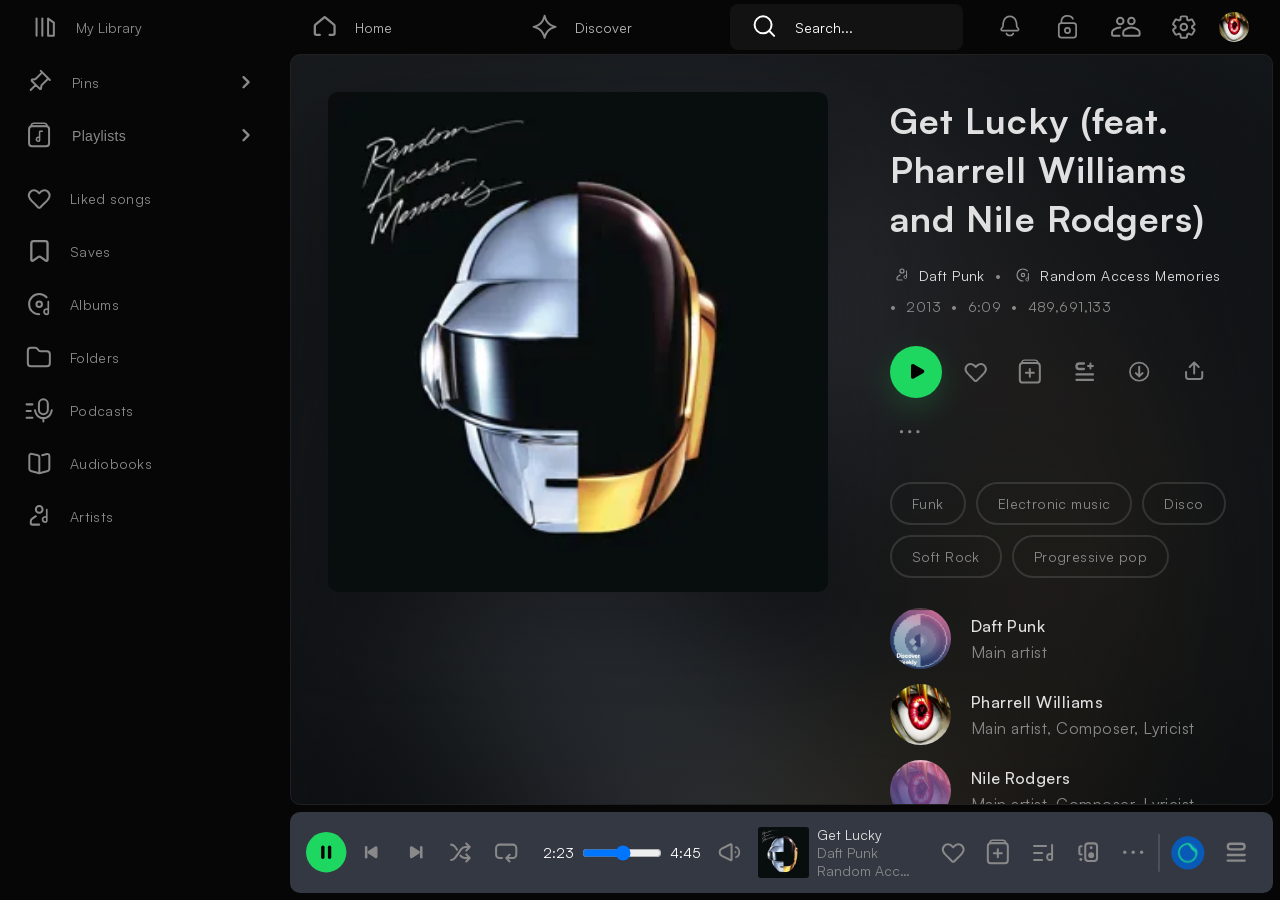
<file: pages/lyrics.html>
<!doctype html>
<html lang="en">
<head>
  <meta charset="UTF-8">
  <meta name="viewport" content="width=device-width, initial-scale=1.0, maximum-scale=1.0, user-scalable=no, viewport-fit=cover">
  <meta name="theme-color" content="#191414">
  <title>Spotify - Lyrics</title>
  <link rel="stylesheet" href="../css/main.css">
</head>
<body class="page--lyrics">
  <div class="app-layout">
    <aside class="sidebar">
      <div class="sidebar__header">
        <a href="../index.html">
          <img src="../assets/icons/big/library.svg" alt="spotify-library-icon" />
          <span>My Library</span>
        </a>
      </div>
      <nav class="sidebar__nav">
        <ul class="sidebar__list">
          <li class="sidebar__item sidebar__item--arrow">
            <a href="#">
              <div class="sidebar__link-left">
                <img src="../assets/icons/big/pin.svg" alt="pins-icon" />
                <span>Pins</span>
              </div>
              <span class="sidebar__arrow">
                <img src="../assets/icons/big/right.svg" alt="arrow-right">
              </span>
            </a>
          </li>
          <li class="sidebar__item sidebar__item--accordion">
            <button class="sidebar__accordion-trigger" aria-expanded="false">
              <div class="sidebar__link-left">
                <img src="../assets/icons/big/playlist.svg" alt="playlist-icon" />
                <span class="sidebar__accordion-label">Playlists</span>
              </div>
              <span class="sidebar__arrow">
                <img src="../assets/icons/big/right.svg" alt="arrow-right" />
              </span>
            </button>
            <ul class="sidebar__dropdown">
              <li class="sidebar__dropdown-item">
                <a href="#">
                  <img src="../assets/icons/small/playlist.svg" alt="playlist-icon" />
                  <span>Chill stuff</span>
                </a>
              </li>
              <li class="sidebar__dropdown-item">
                <a href="#">
                  <img src="../assets/icons/small/playlist.svg" alt="playlist-icon" />
                  <span>Rock n Roll</span>
                </a>
              </li>
              <li class="sidebar__dropdown-item">
                <a href="#">
                  <img src="../assets/icons/small/playlist.svg" alt="playlist-icon" />
                  <span>The Jux Box</span>
                </a>
              </li>
              <li class="sidebar__dropdown-item">
                <a href="#">
                  <img src="../assets/icons/small/playlist.svg" alt="playlist-icon" />
                  <span>Selected Linkin Park</span>
                </a>
              </li>
              <li class="sidebar__dropdown-item">
                <a href="#">
                  <img src="../assets/icons/small/playlist.svg" alt="playlist-icon" />
                  <span>Vibe</span>
                </a>
              </li>
            </ul>
          </li>
          <li class="sidebar__item">
            <a href="liked-songs.html">
              <img src="../assets/icons/big/like.svg" alt="spotify-liked-songs-icon" />
              <span>Liked songs</span>
            </a>
          </li>
          <li class="sidebar__item">
            <a href="#">
              <img src="../assets/icons/big/save.svg" alt="spotify-saved-songs-icon" />
              <span>Saves</span>
            </a>
          </li>
          <li class="sidebar__item">
            <a href="#">
              <img src="../assets/icons/big/album.svg" alt="spotify-album-songs-icon" />
              <span>Albums</span>
            </a>
          </li>
          <li class="sidebar__item">
            <a href="#">
              <img src="../assets/icons/big/folder.svg" alt="spotify-folders-icon" />
              <span>Folders</span>
            </a>
          </li>
          <li class="sidebar__item">
            <a href="podcasts.html">
              <img src="../assets/icons/big/podcast.svg" alt="spotify-podcasts-icon" />
              <span>Podcasts</span>
            </a>
          </li>
          <li class="sidebar__item">
            <a href="#">
              <img src="../assets/icons/big/audiobook.svg" alt="spotify-audiobooks-icon" />
              <span>Audiobooks</span>
            </a>
          </li>
          <li class="sidebar__item">
            <a href="artist.html">
              <img src="../assets/icons/big/artist.svg" alt="spotify-artists-icon" />
              <span>Artists</span>
            </a>
          </li>
        </ul>
      </nav>
    </aside>

    <div class="app-layout__content">
      <header class="app-header">
        <div class="app-header__row">
          <nav class="nav-primary" aria-label="Primary">
            <div class="nav-primary__left">
              <a class="nav-pill nav-pill--home" href="../index.html">
                <img src="../assets/icons/big/home.svg" alt="" class="nav-icon icon--off" aria-hidden="true">
                <img src="../assets/icons/big/home-filled.svg" alt="" class="nav-icon icon--on" aria-hidden="true">
                <span class="nav-pill__label">Home</span>
              </a>

              <a class="nav-pill nav-pill--discover" href="discover.html">
                <img src="../assets/icons/big/discover.svg" alt="" class="nav-icon icon--off" aria-hidden="true">
                <img src="../assets/icons/big/discover-filled.svg" alt="" class="nav-icon icon--on" aria-hidden="true">
                <span class="nav-pill__label">Discover</span>
              </a>

              <a class="nav-pill nav-pill--search nav-pill--active" href="search.html" aria-current="page">
                <img src="../assets/icons/big/search.svg" alt="" class="nav-icon" aria-hidden="true">
                <span class="nav-pill__label">Search...</span>
              </a>
            </div>

            <div class="nav-primary__right">
              <button class="icon-button" type="button" aria-label="News">
                <img src="../assets/icons/big/news.svg" alt="" class="nav-icon" aria-hidden="true">
              </button>

              <label class="icon-button" aria-label="Private session">
                <input type="checkbox" class="nav-radio">
                <img src="../assets/icons/big/private.svg" alt="" class="nav-icon icon--off" aria-hidden="true">
                <img src="../assets/icons/big/private-alt.svg" alt="" class="nav-icon icon--on icon--preserve" aria-hidden="true">
              </label>

              <label class="icon-button" aria-label="Friends activity">
                <input type="checkbox" class="nav-radio">
                <img src="../assets/icons/big/friends.svg" alt="" class="nav-icon icon--off" aria-hidden="true">
                <img src="../assets/icons/big/friends-filled.svg" alt="" class="nav-icon icon--on" aria-hidden="true">
              </label>

              <button class="icon-button" type="button" aria-label="Settings">
                <img src="../assets/icons/big/settings.svg" alt="" class="nav-icon" aria-hidden="true">
              </button>

              <button class="avatar-button" type="button" aria-label="Profile">
                <img src="../assets/img/profilePicture.webp" alt="User profile picture" class="avatar-image">
              </button>
            </div>
          </nav>
        </div>
      </header>

      <main class="app-main app-main--lyrics">
        <div class="lyrics-page">
          <div class="lyrics-page__backdrop" aria-hidden="true">
            <img src="../assets/img/random-access-memories.webp" alt="">
          </div>

          <div class="lyrics-page__content">
            <section class="lyrics-hero" aria-labelledby="lyrics-song-title">
              <div class="lyrics-hero__art">
                <img src="../assets/img/random-access-memories.webp" alt="Album cover for Get Lucky" class="lyrics-hero__cover">
              </div>

              <div class="lyrics-hero__details">
                <div class="lyrics-hero__heading">
                  <h1 class="lyrics-hero__title" id="lyrics-song-title">Get Lucky (feat. Pharrell Williams and Nile Rodgers)</h1>

                  <div class="lyrics-meta" aria-label="Song details">
                    <span class="lyrics-meta__item lyrics-meta__item--with-icon">
                      <img src="../assets/icons/small/artist.svg" alt="" aria-hidden="true">
                      <span>Daft Punk</span>
                    </span>
                    <span class="lyrics-meta__separator" aria-hidden="true">&bull;</span>
                    <span class="lyrics-meta__item lyrics-meta__item--with-icon">
                      <img src="../assets/icons/small/album.svg" alt="" aria-hidden="true">
                      <span>Random Access Memories</span>
                    </span>
                    <span class="lyrics-meta__separator" aria-hidden="true">&bull;</span>
                    <span class="lyrics-meta__item">2013</span>
                    <span class="lyrics-meta__separator" aria-hidden="true">&bull;</span>
                    <span class="lyrics-meta__item">6:09</span>
                    <span class="lyrics-meta__separator" aria-hidden="true">&bull;</span>
                    <span class="lyrics-meta__item">489,691,133</span>
                  </div>
                </div>

                <div class="lyrics-actions" aria-label="Track actions">
                  <button class="lyrics-actions__play" type="button" aria-label="Play Get Lucky">
                    <img src="../assets/icons/big/play-simple.svg" alt="" aria-hidden="true">
                  </button>
                  <label class="lyrics-actions__icon lyrics-actions__icon--liked" aria-label="Like this song">
                    <input class="lyrics-actions__toggle" type="checkbox" name="lyrics-like-song">
                    <img class="lyrics-actions__icon-off" src="../assets/icons/big/like.svg" alt="" aria-hidden="true">
                    <img class="lyrics-actions__icon-on" src="../assets/icons/big/green-like.svg" alt="" aria-hidden="true">
                    <span class="sr-only">Like this song</span>
                  </label>
                  <button
                    class="lyrics-actions__icon lyrics-actions__icon--playlist"
                    type="button"
                    aria-label="Add to playlist"
                    popovertarget="lyrics-playlist-popover">
                    <img src="../assets/icons/big/add-to-playlist.svg" alt="" aria-hidden="true">
                  </button>
                  <button class="lyrics-actions__icon" type="button" aria-label="Add to queue">
                    <img src="../assets/icons/big/add-to-queue.svg" alt="" aria-hidden="true">
                  </button>
                  <button class="lyrics-actions__icon" type="button" aria-label="Download">
                    <img src="../assets/icons/big/download.svg" alt="" aria-hidden="true">
                  </button>
                  <button class="lyrics-actions__icon" type="button" aria-label="Share">
                    <img src="../assets/icons/big/share.svg" alt="" aria-hidden="true">
                  </button>
                  <button class="lyrics-actions__icon" type="button" aria-label="More options">
                    <img src="../assets/icons/big/more.svg" alt="" aria-hidden="true">
                  </button>
                </div>

                <ul class="lyrics-tags" aria-label="Genres">
                  <li class="lyrics-tags__item">Funk</li>
                  <li class="lyrics-tags__item">Electronic music</li>
                  <li class="lyrics-tags__item">Disco</li>
                  <li class="lyrics-tags__item">Soft Rock</li>
                  <li class="lyrics-tags__item">Progressive pop</li>
                </ul>

                <div class="lyrics-credits" aria-label="Artist credits">
                  <article class="lyrics-credit-card">
                    <img src="../assets/img/weekly-old.png" alt="Temporary artist image for Daft Punk" class="lyrics-credit-card__avatar" loading="lazy">
                    <div class="lyrics-credit-card__copy">
                      <h2 class="lyrics-credit-card__name">Daft Punk</h2>
                      <p class="lyrics-credit-card__role">Main artist</p>
                    </div>
                  </article>

                  <article class="lyrics-credit-card">
                    <img src="../assets/img/profilePicture.webp" alt="Temporary artist image for Pharrell Williams" class="lyrics-credit-card__avatar" loading="lazy">
                    <div class="lyrics-credit-card__copy">
                      <h2 class="lyrics-credit-card__name">Pharrell Williams</h2>
                      <p class="lyrics-credit-card__role">Main artist, Composer, Lyricist</p>
                    </div>
                  </article>

                  <article class="lyrics-credit-card">
                    <img src="../assets/img/weeklyp-01.png" alt="Temporary artist image for Nile Rodgers" class="lyrics-credit-card__avatar" loading="lazy">
                    <div class="lyrics-credit-card__copy">
                      <h2 class="lyrics-credit-card__name">Nile Rodgers</h2>
                      <p class="lyrics-credit-card__role">Main artist, Composer, Lyricist</p>
                    </div>
                  </article>
                </div>
              </div>
            </section>

            <nav class="lyrics-subnav" aria-label="Song detail sections">
              <button class="lyrics-subnav__item is-active" type="button" aria-current="page">Lyrics</button>
              <button class="lyrics-subnav__item" type="button">Credits</button>
              <button class="lyrics-subnav__item" type="button">More like this</button>
            </nav>

            <section class="lyrics-body" aria-label="Song lyrics">
              <div class="lyrics-body__inner">
                <div class="lyrics-tools" aria-label="Lyrics tools">
                  <label class="lyrics-tools__button">
                    <input class="lyrics-tools__input" type="checkbox" name="lyrics-tool-sync" checked>
                    <img src="../assets/icons/big/synced-lyrics-filled.svg" alt="" aria-hidden="true">
                    <span class="sr-only">Synced lyrics view</span>
                  </label>
                  <label class="lyrics-tools__button">
                    <input class="lyrics-tools__input" type="checkbox" name="lyrics-tool-translate">
                    <img src="../assets/icons/big/translate.svg" alt="" aria-hidden="true">
                    <span class="sr-only">Translate lyrics</span>
                  </label>
                  <label class="lyrics-tools__button lyrics-tools__button--notes">
                    <input class="lyrics-tools__input" type="checkbox" name="lyrics-tool-notes">
                    <img class="lyrics-tools__icon-off" src="../assets/icons/big/notes.svg" alt="" aria-hidden="true">
                    <img class="lyrics-tools__icon-on" src="../assets/icons/big/notes-filled.svg" alt="" aria-hidden="true">
                    <span class="sr-only">Lyrics notes</span>
                  </label>
                  <label class="lyrics-tools__button">
                    <input class="lyrics-tools__input" type="checkbox" name="lyrics-tool-font">
                    <img src="../assets/icons/big/font.svg" alt="" aria-hidden="true">
                    <span class="sr-only">Text options</span>
                  </label>
                </div>

                <div class="lyrics-panel">
                  <div class="lyrics-panel__column">
                    <p class="lyrics-line lyrics-line--past">Like the legend of the phoenix, huh</p>
                    <p class="lyrics-line lyrics-line--past">All ends with beginnings</p>
                    <p class="lyrics-line lyrics-line--past">What keeps the planet spinning, ah</p>
                    <p class="lyrics-line lyrics-line--past">The force from the beginning, hm, look</p>
                    <p class="lyrics-line lyrics-line--current">We've come too far</p>
                    <p class="lyrics-line lyrics-line--upcoming">To give up who we are</p>
                    <p class="lyrics-line lyrics-line--upcoming">So let's raise the bar</p>
                    <p class="lyrics-line lyrics-line--upcoming">And our cups to the stars</p>
                    <p class="lyrics-line lyrics-line--upcoming">She's up all night 'til the sun</p>
                    <p class="lyrics-line lyrics-line--upcoming">I'm up all night to get some</p>
                    <p class="lyrics-line lyrics-line--upcoming">She's up all night for good fun</p>
                    <p class="lyrics-line lyrics-line--upcoming">I'm up all night to get lucky</p>
                    <p class="lyrics-line lyrics-line--upcoming">We're up all night 'til the sun</p>
                    <p class="lyrics-line lyrics-line--upcoming">We're up all night to get some</p>
                    <p class="lyrics-line lyrics-line--upcoming">We're up all night for good fun</p>
                    <p class="lyrics-line lyrics-line--upcoming">We're up all night to get lucky</p>
                    <p class="lyrics-line lyrics-line--upcoming">We're up all night to get lucky</p>
                    <p class="lyrics-line lyrics-line--upcoming">We're up all night to get lucky</p>
                    <p class="lyrics-line lyrics-line--upcoming">We're up all night to get lucky</p>
                    <p class="lyrics-line lyrics-line--upcoming">We're up all night to get lucky</p>
                    <p class="lyrics-line lyrics-line--upcoming">The present has no rhythm</p>
                    <p class="lyrics-line lyrics-line--upcoming">Your gift keeps on giving</p>
                    <p class="lyrics-line lyrics-line--upcoming">What is this I'm feeling?</p>
                    <p class="lyrics-line lyrics-line--upcoming">If you want to leave, I'm with it</p>
                    <p class="lyrics-line lyrics-line--upcoming">We've come too far</p>
                    <p class="lyrics-line lyrics-line--upcoming">To give up who we are</p>
                    <p class="lyrics-line lyrics-line--upcoming">So let's raise the bar</p>
                    <p class="lyrics-line lyrics-line--upcoming">And our cups to the stars</p>
                    <p class="lyrics-line lyrics-line--upcoming">She's up all night 'til the sun</p>
                    <p class="lyrics-line lyrics-line--upcoming">I'm up all night to get some</p>
                    <p class="lyrics-line lyrics-line--upcoming">She's up all night for good fun</p>
                    <p class="lyrics-line lyrics-line--upcoming">I'm up all night to get lucky</p>
                    <p class="lyrics-line lyrics-line--upcoming">We're up all night 'til the sun</p>
                    <p class="lyrics-line lyrics-line--upcoming">We're up all night to get some</p>
                    <p class="lyrics-line lyrics-line--upcoming">We're up all night for good fun</p>
                    <p class="lyrics-line lyrics-line--upcoming">We're up all night to get lucky</p>
                    <p class="lyrics-line lyrics-line--upcoming">We're up all night to get lucky</p>
                    <p class="lyrics-line lyrics-line--upcoming">We're up all night to get lucky</p>
                    <p class="lyrics-line lyrics-line--upcoming">We're up all night to get lucky</p>
                    <p class="lyrics-line lyrics-line--upcoming">We're up all night to get lucky</p>
                  </div>
                </div>
              </div>
            </section>
          </div>
        </div>
      </main>
      <!-- ===== Player ===== -->
      <section class="player" aria-label="player bar">
        <div class="player__left">
          <button class="btn-play-pause">
            <img src="../assets/icons/big/pause.svg" alt="pause">
          </button>
          <button class="player__btn-prev">
            <img src="../assets/icons/big/prev.svg" alt="previous">
          </button>
          <button class="player__btn-next">
            <img src="../assets/icons/big/next.svg" alt="next">
          </button>
          <button class="player__btn-shuffle">
            <img src="../assets/icons/big/shuffle.svg" alt="shuffle">
          </button>
          <button class="player__btn-loop">
            <img src="../assets/icons/big/loop.svg" alt="loop">
          </button>
        </div>
        <div class="player__center">
          <span class="player__time-current">2:23</span>
          <input class="player__progress-bar" type="range" min="0" max="100" value="52">
          <span class="player__time-total">4:45</span>
          <button class="player__btn-volume">
            <img src="../assets/icons/big/volume.svg" alt="volume">
          </button>
          <figure class="player__album-cover">
            <img src="../assets/img/random-access-memories.webp" alt="album cover">
          </figure>
          <a href="lyrics.html" class="player__song-info">
            <span class="player__song-title">Get Lucky</span>
            <span class="player__song-artist">Daft Punk</span>
            <span class="player__song-album">Random Access Memories</span>
          </a>
        </div>
        <div class="player__right">
          <button class="player__btn-fav">
            <img src="../assets/icons/big/like.svg" alt="like">
          </button>
          <button class="btn-add">
            <img src="../assets/icons/big/add-to-playlist.svg" alt="add">
          </button>
          <button class="player__btn-lyrics">
            <img src="../assets/icons/big/lyrics.svg" alt="lyrics">
          </button>
          <button class="player__btn-device">
            <img src="../assets/icons/big/device.svg" alt="device">
          </button>
          <button class="player__btn-more">
            <img src="../assets/icons/big/more.svg" alt="more">
          </button>
          <button class="player__frame">
            <img src="../assets/icons/big/frame.svg" alt="frame">
          </button>
          <button class="player__btn-dj">
            <img src="../assets/icons/big/dj.svg" alt="dj">
          </button>
          <button class="player__btn-queue">
            <img src="../assets/icons/big/queue.svg" alt="queue">
          </button>
        </div>
      </section>
    </div>
  </div>

  <nav class="nav-mobile" aria-label="Primary mobile">
    <div class="nav-mobile__inner">
      <a class="nav-mobile__item" href="../index.html" aria-label="Home">
        <img src="../assets/icons/big/home.svg" alt="" class="nav-mobile__icon icon--off" aria-hidden="true">
        <img src="../assets/icons/big/home-filled.svg" alt="" class="nav-mobile__icon icon--on" aria-hidden="true">
        <span class="nav-mobile__label">Home</span>
      </a>

      <a class="nav-mobile__item" href="discover.html" aria-label="Discover">
        <img src="../assets/icons/big/discover.svg" alt="" class="nav-mobile__icon icon--off" aria-hidden="true">
        <img src="../assets/icons/big/discover-filled.svg" alt="" class="nav-mobile__icon icon--on" aria-hidden="true">
        <span class="nav-mobile__label">Discover</span>
      </a>

      <a class="nav-mobile__item nav-mobile__item--active" href="search.html" aria-label="Search" aria-current="page">
        <img src="../assets/icons/big/search.svg" alt="" class="nav-mobile__icon icon--off" aria-hidden="true">
        <img src="../assets/icons/big/search-filled.svg" alt="" class="nav-mobile__icon icon--on" aria-hidden="true">
        <span class="nav-mobile__label">Search</span>
      </a>

      <a class="nav-mobile__item" href="liked-songs.html" aria-label="Library">
        <img src="../assets/icons/big/library.svg" alt="" class="nav-mobile__icon icon--off" aria-hidden="true">
        <img src="../assets/icons/big/library-filled.svg" alt="" class="nav-mobile__icon icon--on" aria-hidden="true">
        <span class="nav-mobile__label">Library</span>
      </a>

      <a class="nav-mobile__item" href="artist.html" aria-label="Me">
        <img src="../assets/icons/big/user.svg" alt="" class="nav-mobile__icon icon--off" aria-hidden="true">
        <img src="../assets/icons/big/user-filled.svg" alt="" class="nav-mobile__icon icon--on" aria-hidden="true">
        <span class="nav-mobile__label">Me</span>
      </a>
    </div>
  </nav>

  <section class="lyrics-playlist-popover" id="lyrics-playlist-popover" popover aria-labelledby="lyrics-playlist-popover-title">
    <div class="lyrics-playlist-popover__surface">
      <div class="lyrics-playlist-popover__header">
        <h2 class="lyrics-playlist-popover__title" id="lyrics-playlist-popover-title">Add to a playlist</h2>
      </div>

      <div class="lyrics-playlist-popover__body">
        <label class="lyrics-playlist-popover__search">
          <input
            class="lyrics-playlist-popover__search-input"
            type="search"
            name="playlist-search"
            placeholder="Search for a playlist/folder"
            aria-label="Search for a playlist or folder">
          <span class="lyrics-playlist-popover__search-icon" aria-hidden="true">
            <img src="../assets/icons/big/search.svg" alt="">
          </span>
        </label>

        <button class="lyrics-playlist-popover__create" type="button">
          <img src="../assets/icons/big/add-simple.svg" alt="" aria-hidden="true">
          <span>New playlist</span>
        </button>

        <div class="lyrics-playlist-popover__list" role="group" aria-label="Available playlists">
          <label class="lyrics-playlist-popover__item">
            <input class="lyrics-playlist-popover__selection" type="checkbox" name="playlist-target-daily" checked>
            <span class="lyrics-playlist-popover__item-main">
              <img class="lyrics-playlist-popover__item-icon" src="../assets/icons/big/playlist.svg" alt="" aria-hidden="true">
              <span class="lyrics-playlist-popover__item-name">Daily Playlist</span>
            </span>
            <span class="lyrics-playlist-popover__item-state" aria-hidden="true">
              <img class="lyrics-playlist-popover__state-icon lyrics-playlist-popover__state-icon--selected" src="../assets/icons/big/check-filled.svg" alt="">
              <img class="lyrics-playlist-popover__state-icon lyrics-playlist-popover__state-icon--unselected" src="../assets/icons/big/check.svg" alt="">
            </span>
          </label>

          <label class="lyrics-playlist-popover__item">
            <input class="lyrics-playlist-popover__selection" type="checkbox" name="playlist-target-chill">
            <span class="lyrics-playlist-popover__item-main">
              <img class="lyrics-playlist-popover__item-icon" src="../assets/icons/big/playlist.svg" alt="" aria-hidden="true">
              <span class="lyrics-playlist-popover__item-name">Chill stuff</span>
            </span>
            <span class="lyrics-playlist-popover__item-state" aria-hidden="true">
              <img class="lyrics-playlist-popover__state-icon lyrics-playlist-popover__state-icon--selected" src="../assets/icons/big/check-filled.svg" alt="">
              <img class="lyrics-playlist-popover__state-icon lyrics-playlist-popover__state-icon--unselected" src="../assets/icons/big/check.svg" alt="">
            </span>
          </label>

          <label class="lyrics-playlist-popover__item">
            <input class="lyrics-playlist-popover__selection" type="checkbox" name="playlist-target-late-night">
            <span class="lyrics-playlist-popover__item-main">
              <img class="lyrics-playlist-popover__item-icon" src="../assets/icons/big/playlist.svg" alt="" aria-hidden="true">
              <span class="lyrics-playlist-popover__item-name">Late Night Drive</span>
            </span>
            <span class="lyrics-playlist-popover__item-state" aria-hidden="true">
              <img class="lyrics-playlist-popover__state-icon lyrics-playlist-popover__state-icon--selected" src="../assets/icons/big/check-filled.svg" alt="">
              <img class="lyrics-playlist-popover__state-icon lyrics-playlist-popover__state-icon--unselected" src="../assets/icons/big/check.svg" alt="">
            </span>
          </label>

          <button class="lyrics-playlist-popover__item lyrics-playlist-popover__item--folder" type="button">
            <span class="lyrics-playlist-popover__item-main">
              <img class="lyrics-playlist-popover__item-icon" src="../assets/icons/big/folder.svg" alt="" aria-hidden="true">
              <span class="lyrics-playlist-popover__item-name">Chill stuff</span>
            </span>
            <span class="lyrics-playlist-popover__item-state" aria-hidden="true">
              <img class="lyrics-playlist-popover__arrow-icon" src="../assets/icons/big/right.svg" alt="">
            </span>
          </button>

          <label class="lyrics-playlist-popover__item">
            <input class="lyrics-playlist-popover__selection" type="checkbox" name="playlist-target-city-echoes">
            <span class="lyrics-playlist-popover__item-main">
              <img class="lyrics-playlist-popover__item-icon" src="../assets/icons/big/playlist.svg" alt="" aria-hidden="true">
              <span class="lyrics-playlist-popover__item-name">City Echoes</span>
            </span>
            <span class="lyrics-playlist-popover__item-state" aria-hidden="true">
              <img class="lyrics-playlist-popover__state-icon lyrics-playlist-popover__state-icon--selected" src="../assets/icons/big/check-filled.svg" alt="">
              <img class="lyrics-playlist-popover__state-icon lyrics-playlist-popover__state-icon--unselected" src="../assets/icons/big/check.svg" alt="">
            </span>
          </label>
        </div>
      </div>

      <div class="lyrics-playlist-popover__footer">
        <button
          class="lyrics-playlist-popover__footer-btn lyrics-playlist-popover__footer-btn--ghost"
          type="button"
          popovertarget="lyrics-playlist-popover"
          popovertargetaction="hide">Cancel</button>
        <button
          class="lyrics-playlist-popover__footer-btn lyrics-playlist-popover__footer-btn--primary"
          type="button"
          popovertarget="lyrics-playlist-popover"
          popovertargetaction="hide">Done</button>
      </div>
    </div>
  </section>

  <script src="../js/app.js"></script>
</body>
</html>
</file>
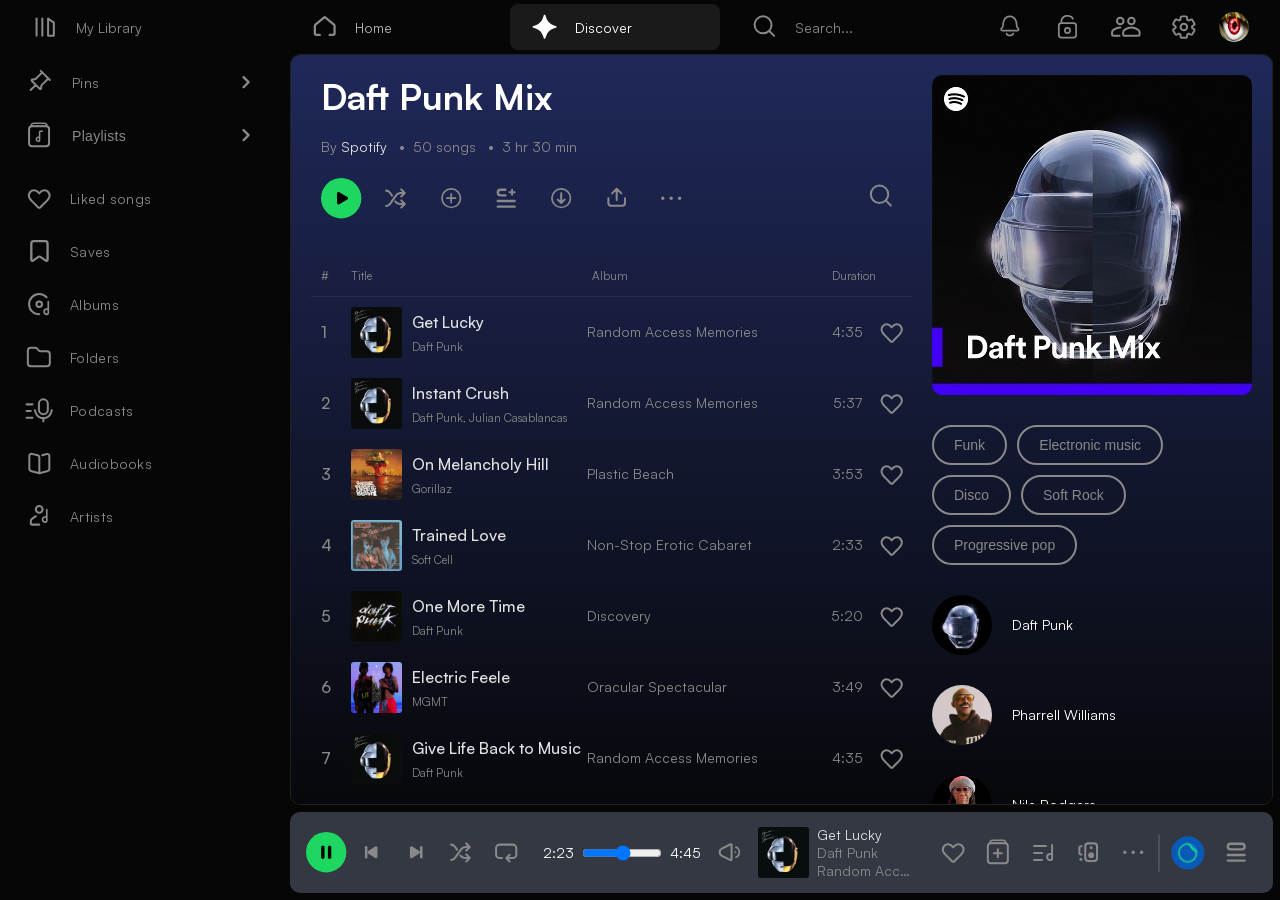
<file: pages/mix.html>
<!doctype html>
<html lang="en">
  <head>
    <meta charset="UTF-8" />
    <meta
      name="viewport"
      content="width=device-width, initial-scale=1.0, maximum-scale=1.0, user-scalable=no, viewport-fit=cover"
    />
    <meta name="theme-color" content="#191414" />
    <title>Spotify - Liked Songs</title>
    <link rel="stylesheet" href="../css/main.css" />
  </head>
  <body class="page--liked-songs">
    <div class="app-layout">
      <aside class="sidebar">
        <div class="sidebar__header">
          <a href="../index.html">
            <img
              src="../assets/icons/big/library.svg"
              alt="spotify-library-icon"
            />
            <span>My Library</span>
          </a>
        </div>
        <nav class="sidebar__nav">
          <ul class="sidebar__list">
            <li class="sidebar__item sidebar__item--arrow">
              <a href="#">
                <div class="sidebar__link-left">
                  <img src="../assets/icons/big/pin.svg" alt="pins-icon" />
                  <span>Pins</span>
                </div>
                <span class="sidebar__arrow">
                  <img src="../assets/icons/big/right.svg" alt="arrow-right" />
                </span>
              </a>
            </li>
            <li class="sidebar__item sidebar__item--accordion">
              <button class="sidebar__accordion-trigger" aria-expanded="false">
                <div class="sidebar__link-left">
                  <img
                    src="../assets/icons/big/playlist.svg"
                    alt="playlist-icon"
                  />
                  <span class="sidebar__accordion-label">Playlists</span>
                </div>
                <span class="sidebar__arrow">
                  <img src="../assets/icons/big/right.svg" alt="arrow-right" />
                </span>
              </button>
              <ul class="sidebar__dropdown">
                <li class="sidebar__dropdown-item">
                  <a href="#">
                    <img
                      src="../assets/icons/small/playlist.svg"
                      alt="playlist-icon"
                    />
                    <span>Chill stuff</span>
                  </a>
                </li>
                <li class="sidebar__dropdown-item">
                  <a href="#">
                    <img
                      src="../assets/icons/small/playlist.svg"
                      alt="playlist-icon"
                    />
                    <span>Rock n Roll</span>
                  </a>
                </li>
                <li class="sidebar__dropdown-item">
                  <a href="#">
                    <img
                      src="../assets/icons/small/playlist.svg"
                      alt="playlist-icon"
                    />
                    <span>The Jux Box</span>
                  </a>
                </li>
                <li class="sidebar__dropdown-item">
                  <a href="#">
                    <img
                      src="../assets/icons/small/playlist.svg"
                      alt="playlist-icon"
                    />
                    <span>Selected Linkin Park</span>
                  </a>
                </li>
                <li class="sidebar__dropdown-item">
                  <a href="#">
                    <img
                      src="../assets/icons/small/playlist.svg"
                      alt="playlist-icon"
                    />
                    <span>Vibe</span>
                  </a>
                </li>
              </ul>
            </li>
            <li class="sidebar__item">
              <a href="liked-songs.html">
                <img
                  src="../assets/icons/big/like.svg"
                  alt="spotify-liked-songs-icon"
                />
                <span>Liked songs</span>
              </a>
            </li>
            <li class="sidebar__item">
              <a href="#">
                <img
                  src="../assets/icons/big/save.svg"
                  alt="spotify-saved-songs-icon"
                />
                <span>Saves</span>
              </a>
            </li>
            <li class="sidebar__item">
              <a href="#">
                <img
                  src="../assets/icons/big/album.svg"
                  alt="spotify-album-songs-icon"
                />
                <span>Albums</span>
              </a>
            </li>
            <li class="sidebar__item">
              <a href="#">
                <img
                  src="../assets/icons/big/folder.svg"
                  alt="spotify-folders-icon"
                />
                <span>Folders</span>
              </a>
            </li>
            <li class="sidebar__item">
              <a href="podcasts.html">
                <img
                  src="../assets/icons/big/podcast.svg"
                  alt="spotify-podcasts-icon"
                />
                <span>Podcasts</span>
              </a>
            </li>
            <li class="sidebar__item">
              <a href="#">
                <img
                  src="../assets/icons/big/audiobook.svg"
                  alt="spotify-audiobooks-icon"
                />
                <span>Audiobooks</span>
              </a>
            </li>
            <li class="sidebar__item">
              <a href="artist.html">
                <img
                  src="../assets/icons/big/artist.svg"
                  alt="spotify-artists-icon"
                />
                <span>Artists</span>
              </a>
            </li>
          </ul>
        </nav>
      </aside>

      <div class="app-layout__content">
        <header class="app-header">
          <div class="app-header__row">
            <nav class="nav-primary" aria-label="Primary">
              <div class="nav-primary__left">
                <a class="nav-pill nav-pill--home" href="../index.html">
                  <img
                    src="../assets/icons/big/home.svg"
                    alt=""
                    class="nav-icon icon--off"
                    aria-hidden="true"
                  />
                  <img
                    src="../assets/icons/big/home-filled.svg"
                    alt=""
                    class="nav-icon icon--on"
                    aria-hidden="true"
                  />
                  <span class="nav-pill__label">Home</span>
                </a>

                <a
                  class="nav-pill nav-pill--discover nav-pill--active"
                  href="discover.html"
                  aria-current="page"
                >
                  <img
                    src="../assets/icons/big/discover.svg"
                    alt=""
                    class="nav-icon icon--off"
                    aria-hidden="true"
                  />
                  <img
                    src="../assets/icons/big/discover-filled.svg"
                    alt=""
                    class="nav-icon icon--on"
                    aria-hidden="true"
                  />
                  <span class="nav-pill__label">Discover</span>
                </a>

                <a class="nav-pill nav-pill--search" href="search.html">
                  <img
                    src="../assets/icons/big/search.svg"
                    alt=""
                    class="nav-icon"
                    aria-hidden="true"
                  />
                  <span class="nav-pill__label">Search...</span>
                </a>
              </div>

              <div class="nav-primary__right">
                <button class="icon-button" type="button" aria-label="News">
                  <img
                    src="../assets/icons/big/news.svg"
                    alt=""
                    class="nav-icon"
                    aria-hidden="true"
                  />
                </button>

                <label class="icon-button" aria-label="Private session">
                  <input type="checkbox" class="nav-radio" />
                  <img
                    src="../assets/icons/big/private.svg"
                    alt=""
                    class="nav-icon icon--off"
                    aria-hidden="true"
                  />
                  <img
                    src="../assets/icons/big/private-alt.svg"
                    alt=""
                    class="nav-icon icon--on icon--preserve"
                    aria-hidden="true"
                  />
                </label>

                <label class="icon-button" aria-label="Friends activity">
                  <input type="checkbox" class="nav-radio" />
                  <img
                    src="../assets/icons/big/friends.svg"
                    alt=""
                    class="nav-icon icon--off"
                    aria-hidden="true"
                  />
                  <img
                    src="../assets/icons/big/friends-filled.svg"
                    alt=""
                    class="nav-icon icon--on"
                    aria-hidden="true"
                  />
                </label>

                <button class="icon-button" type="button" aria-label="Settings">
                  <img
                    src="../assets/icons/big/settings.svg"
                    alt=""
                    class="nav-icon"
                    aria-hidden="true"
                  />
                </button>

                <button
                  class="avatar-button"
                  type="button"
                  aria-label="Profile"
                >
                  <img
                    src="../assets/img/profilePicture.webp"
                    alt="User profile picture"
                    class="avatar-image"
                  />
                </button>
              </div>
            </nav>
          </div>
        </header>
        <!--==================MIX page starts here======================-->
        <main class="app-main app-main--search">
          <section class="mix-page-section">
            <div class="mix-page">
              <div class="mix-main">
                <div class="mix-main__header">
                  <h2 class="mix-main__title">Daft Punk Mix</h2>
                  <div class="mix__meta">
                    <span class="mix__meta--txt"
                      >By <span class="mix__meta-white">Spotify</span>
                    </span>
                    <span class="mix__meta--txt">50 songs</span>
                    <span class="mix__meta--txt">3 hr 30 min</span>
                  </div>
                  <div class="mix__actions">
                    <div class="mix__right">
                      <button class="mix__btn">
                        <img
                          src="../assets/icons/big/play.svg"
                          alt="play icon"
                        />
                      </button>
                      <button class="mix__btn">
                        <img
                          src="../assets/icons/big/shuffle.svg"
                          alt="shuffle icon"
                        />
                      </button>
                      <button class="mix__btn">
                        <img src="../assets/icons/big/add.svg" alt="add icon" />
                      </button>
                      <button class="mix__btn">
                        <img
                          src="../assets/icons/big/add-to-queue.svg"
                          alt="add to queue icon"
                        />
                      </button>
                      <button class="mix__btn">
                        <img
                          src="../assets/icons/big/download.svg"
                          alt="download icon"
                        />
                      </button>
                      <button class="mix__btn">
                        <img
                          src="../assets/icons/big/share.svg"
                          alt="share icon"
                        />
                      </button>
                      <button class="mix__btn">
                        <img
                          src="../assets/icons/big/more.svg"
                          alt="more icon"
                        />
                      </button>
                    </div>

                    <div class="mix__search">
                      <button class="mix__btn">
                        <img
                          src="../assets/icons/big/search.svg"
                          alt="search icon"
                        />
                      </button>
                    </div>
                  </div>
                </div>
                <div class="liked-songs__header">
                  <span><sub>#</sub></span>
                  <span><sub>Title</sub></span>
                  <span><sub>Album</sub></span>
                  <span><sub>Duration</sub></span>
                  <span></span>
                  <!-- like -->
                  <span></span>
                  <!-- actions -->
                  <span></span>
                  <!-- checkbox -->
                </div>
                <!--songs list-->
                <ul class="liked-songs__list">
                  <li class="song-row">
                    <span class="song-row__number">1</span>
                    <div class="song-row__title">
                      <img
                        src="../assets/img/daft.png"
                        alt="daft punk album cover"
                      />
                      <div class="song-row__info">
                        <p class="song-row__name">Get Lucky</p>
                        <p class="song-row__artist"><sub>Daft Punk</sub></p>
                      </div>
                    </div>
                    <span class="song-row__album">Random Access Memories</span>
                    <span class="song-row__duration">4:35</span>
                    <!-- <button class="song-row__like">
              <img src="assets/like.svg" alt="">

             </button> -->
                    <input
                      type="checkbox"
                      id="like-1"
                      class="song-row__like-checkbox"
                    />
                    <label for="like-1" class="song-row__like-label">
                      <img
                        class="song-row__like-empty"
                        src="../assets/icons/big/like.svg"
                        alt="like"
                      />
                      <img
                        class="song-row__like-filled"
                        src="../assets/icons/big/green-like.svg"
                        alt="liked"
                      />
                    </label>

                    <div class="song-row__actions">
                      <button class="song-row__add">
                        <img
                          src="../assets/icons/big/add-to-playlist.svg"
                          alt="Add to playlist"
                        />
                      </button>
                      <button class="song-row__more">
                        <img
                          src="../assets/icons/big/more.svg"
                          alt="More options"
                        />
                      </button>
                    </div>
                    <input
                      type="checkbox"
                      id="check-1"
                      class="song-row__checkbox"
                    />
                    <label for="check-1" class="song-row__check-label">
                      <img
                        class="song-row__check-unchecked"
                        src="../assets/icons/big/check.svg"
                        alt="check icon"
                      />
                      <img
                        class="song-row__check-checked"
                        src="../assets/icons/big/check-filled.svg"
                        alt="checked icon"
                      />
                    </label>
                  </li>

                  <li class="song-row">
                    <span class="song-row__number">2</span>
                    <div class="song-row__title">
                      <img
                        src="../assets/img/daft.png"
                        alt="daft punk album cover"
                      />
                      <div class="song-row__info">
                        <p class="song-row__name">Instant Crush</p>
                        <p class="song-row__artist">
                          <sub>Daft Punk, Julian Casablancas</sub>
                        </p>
                      </div>
                    </div>
                    <span class="song-row__album">Random Access Memories</span>
                    <span class="song-row__duration">5:37</span>
                    <!-- <button class="song-row__like">
              <img src="assets/like.svg" alt="">

             </button> -->
                    <input
                      type="checkbox"
                      id="like-2"
                      class="song-row__like-checkbox"
                    />
                    <label for="like-2" class="song-row__like-label">
                      <img
                        class="song-row__like-empty"
                        src="../assets/icons/big/like.svg"
                        alt="like"
                      />
                      <img
                        class="song-row__like-filled"
                        src="../assets/icons/big/green-like.svg"
                        alt="liked"
                      />
                    </label>

                    <div class="song-row__actions">
                      <button class="song-row__add">
                        <img
                          src="../assets/icons/big/add-to-playlist.svg"
                          alt="Add to playlist"
                        />
                      </button>
                      <button class="song-row__more">
                        <img
                          src="../assets/icons/big/more.svg"
                          alt="More options"
                        />
                      </button>
                    </div>
                    <input
                      type="checkbox"
                      id="check-2"
                      class="song-row__checkbox"
                    />
                    <label for="check-2" class="song-row__check-label">
                      <img
                        class="song-row__check-unchecked"
                        src="../assets/icons/big/check.svg"
                        alt="check icon"
                      />
                      <img
                        class="song-row__check-checked"
                        src="../assets/icons/big/check-filled.svg"
                        alt="checked icon"
                      />
                    </label>
                  </li>

                  <li class="song-row">
                    <span class="song-row__number">3</span>
                    <div class="song-row__title">
                      <img
                        src="../assets/img/hill.png"
                        alt="on melancholy hill album cover"
                      />
                      <div class="song-row__info">
                        <p class="song-row__name">On Melancholy Hill</p>
                        <p class="song-row__artist"><sub>Gorillaz</sub></p>
                      </div>
                    </div>
                    <span class="song-row__album">Plastic Beach</span>
                    <span class="song-row__duration">3:53</span>
                    <!-- <button class="song-row__like">
              <img src="assets/like.svg" alt="">

             </button> -->
                    <input
                      type="checkbox"
                      id="like-3"
                      class="song-row__like-checkbox"
                    />
                    <label for="like-3" class="song-row__like-label">
                      <img
                        class="song-row__like-empty"
                        src="../assets/icons/big/like.svg"
                        alt="like"
                      />
                      <img
                        class="song-row__like-filled"
                        src="../assets/icons/big/green-like.svg"
                        alt="liked"
                      />
                    </label>

                    <div class="song-row__actions">
                      <button class="song-row__add">
                        <img
                          src="../assets/icons/big/add-to-playlist.svg"
                          alt="Add to playlist"
                        />
                      </button>
                      <button class="song-row__more">
                        <img
                          src="../assets/icons/big/more.svg"
                          alt="More options"
                        />
                      </button>
                    </div>
                    <input
                      type="checkbox"
                      id="check-3"
                      class="song-row__checkbox"
                    />
                    <label for="check-3" class="song-row__check-label">
                      <img
                        class="song-row__check-unchecked"
                        src="../assets/icons/big/check.svg"
                        alt="check icon"
                      />
                      <img
                        class="song-row__check-checked"
                        src="../assets/icons/big/check-filled.svg"
                        alt="checked icon"
                      />
                    </label>
                  </li>

                  <li class="song-row">
                    <span class="song-row__number">4</span>
                    <div class="song-row__title">
                      <img
                        src="../assets/img/trained-love.png"
                        alt="trained on love album cover"
                      />
                      <div class="song-row__info">
                        <p class="song-row__name">Trained Love</p>
                        <p class="song-row__artist"><sub>Soft Cell</sub></p>
                      </div>
                    </div>
                    <span class="song-row__album">Non-Stop Erotic Cabaret</span>
                    <span class="song-row__duration">2:33</span>
                    <!-- <button class="song-row__like">
              <img src="assets/like.svg" alt="">

             </button> -->
                    <input
                      type="checkbox"
                      id="like-4"
                      class="song-row__like-checkbox"
                    />
                    <label for="like-4" class="song-row__like-label">
                      <img
                        class="song-row__like-empty"
                        src="../assets/icons/big/like.svg"
                        alt="like"
                      />
                      <img
                        class="song-row__like-filled"
                        src="../assets/icons/big/green-like.svg"
                        alt="liked"
                      />
                    </label>

                    <div class="song-row__actions">
                      <button class="song-row__add">
                        <img
                          src="../assets/icons/big/add-to-playlist.svg"
                          alt="Add to playlist"
                        />
                      </button>
                      <button class="song-row__more">
                        <img
                          src="../assets/icons/big/more.svg"
                          alt="More options"
                        />
                      </button>
                    </div>
                    <input
                      type="checkbox"
                      id="check-4"
                      class="song-row__checkbox"
                    />
                    <label for="check-4" class="song-row__check-label">
                      <img
                        class="song-row__check-unchecked"
                        src="../assets/icons/big/check.svg"
                        alt="check icon"
                      />
                      <img
                        class="song-row__check-checked"
                        src="../assets/icons/big/check-filled.svg"
                        alt="checked icon"
                      />
                    </label>
                  </li>

                  <li class="song-row">
                    <span class="song-row__number">5</span>
                    <div class="song-row__title">
                      <img
                        src="../assets/img/onemoretime.png"
                        alt="one more time album cover"
                      />
                      <div class="song-row__info">
                        <p class="song-row__name">One More Time</p>
                        <p class="song-row__artist"><sub>Daft Punk</sub></p>
                      </div>
                    </div>
                    <span class="song-row__album">Discovery</span>
                    <span class="song-row__duration">5:20</span>
                    <!-- <button class="song-row__like">
              <img src="assets/like.svg" alt="">

             </button> -->
                    <input
                      type="checkbox"
                      id="like-5"
                      class="song-row__like-checkbox"
                    />
                    <label for="like-5" class="song-row__like-label">
                      <img
                        class="song-row__like-empty"
                        src="../assets/icons/big/like.svg"
                        alt="like"
                      />
                      <img
                        class="song-row__like-filled"
                        src="../assets/icons/big/green-like.svg"
                        alt="liked"
                      />
                    </label>

                    <div class="song-row__actions">
                      <button class="song-row__add">
                        <img
                          src="../assets/icons/big/add-to-playlist.svg"
                          alt="Add to playlist"
                        />
                      </button>
                      <button class="song-row__more">
                        <img
                          src="../assets/icons/big/more.svg"
                          alt="More options"
                        />
                      </button>
                    </div>
                    <input
                      type="checkbox"
                      id="check-5"
                      class="song-row__checkbox"
                    />
                    <label for="check-5" class="song-row__check-label">
                      <img
                        class="song-row__check-unchecked"
                        src="../assets/icons/big/check.svg"
                        alt="check icon"
                      />
                      <img
                        class="song-row__check-checked"
                        src="../assets/icons/big/check-filled.svg"
                        alt="checked icon"
                      />
                    </label>
                  </li>

                  <li class="song-row">
                    <span class="song-row__number">6</span>
                    <div class="song-row__title">
                      <img
                        src="../assets/img/mgmt.png"
                        alt="Electric feel album cover"
                      />
                      <div class="song-row__info">
                        <p class="song-row__name">Electric Feele</p>
                        <p class="song-row__artist"><sub>MGMT</sub></p>
                      </div>
                    </div>
                    <span class="song-row__album">Oracular Spectacular</span>
                    <span class="song-row__duration">3:49</span>
                    <!-- <button class="song-row__like">
              <img src="assets/like.svg" alt="">

             </button> -->
                    <input
                      type="checkbox"
                      id="like-6"
                      class="song-row__like-checkbox"
                    />
                    <label for="like-6" class="song-row__like-label">
                      <img
                        class="song-row__like-empty"
                        src="../assets/icons/big/like.svg"
                        alt="like"
                      />
                      <img
                        class="song-row__like-filled"
                        src="../assets/icons/big/green-like.svg"
                        alt="liked"
                      />
                    </label>

                    <div class="song-row__actions">
                      <button class="song-row__add">
                        <img
                          src="../assets/icons/big/add-to-playlist.svg"
                          alt="Add to playlist"
                        />
                      </button>
                      <button class="song-row__more">
                        <img
                          src="../assets/icons/big/more.svg"
                          alt="More options"
                        />
                      </button>
                    </div>
                    <input
                      type="checkbox"
                      id="check-6"
                      class="song-row__checkbox"
                    />
                    <label for="check-6" class="song-row__check-label">
                      <img
                        class="song-row__check-unchecked"
                        src="../assets/icons/big/check.svg"
                        alt="check icon"
                      />
                      <img
                        class="song-row__check-checked"
                        src="../assets/icons/big/check-filled.svg"
                        alt="checked icon"
                      />
                    </label>
                  </li>

                  <li class="song-row">
                    <span class="song-row__number">7</span>
                    <div class="song-row__title">
                      <img
                        src="../assets/img/daft.png"
                        alt="daft punk album cover"
                      />
                      <div class="song-row__info">
                        <p class="song-row__name">Give Life Back to Music</p>
                        <p class="song-row__artist"><sub>Daft Punk</sub></p>
                      </div>
                    </div>
                    <span class="song-row__album">Random Access Memories</span>
                    <span class="song-row__duration">4:35</span>
                    <!-- <button class="song-row__like">
              <img src="assets/like.svg" alt="">

             </button> -->
                    <input
                      type="checkbox"
                      id="like-7"
                      class="song-row__like-checkbox"
                    />
                    <label for="like-7" class="song-row__like-label">
                      <img
                        class="song-row__like-empty"
                        src="../assets/icons/big/like.svg"
                        alt="like"
                      />
                      <img
                        class="song-row__like-filled"
                        src="../assets/icons/big/green-like.svg"
                        alt="liked"
                      />
                    </label>

                    <div class="song-row__actions">
                      <button class="song-row__add">
                        <img
                          src="../assets/icons/big/add-to-playlist.svg"
                          alt="Add to playlist"
                        />
                      </button>
                      <button class="song-row__more">
                        <img
                          src="../assets/icons/big/more.svg"
                          alt="More options"
                        />
                      </button>
                    </div>
                    <input
                      type="checkbox"
                      id="check-7"
                      class="song-row__checkbox"
                    />
                    <label for="check-7" class="song-row__check-label">
                      <img
                        class="song-row__check-unchecked"
                        src="../assets/icons/big/check.svg"
                        alt="check icon"
                      />
                      <img
                        class="song-row__check-checked"
                        src="../assets/icons/big/check-filled.svg"
                        alt="checked icon"
                      />
                    </label>
                  </li>
                </ul>
              </div>

              <div class="mix-sidebar">
                <div class="mix-sidebar__artists">
                    <img
                      src="../assets/img/mix.png"
                      alt="Daft Punk"
                      class="mix-artist__img"
                    />
    
                  <div class="mix-sidebar__genres">
                    <button class="mix-sidebar__genre">Funk</button>
                    <button class="mix-sidebar__genre">Electronic music</button>
                    <button class="mix-sidebar__genre">Disco</button>
                    <button class="mix-sidebar__genre">Soft Rock</button>
                    <button class="mix-sidebar__genre">Progressive pop</button>
                  </div>

                  <div class="mix-artists">
                    <img src="../assets/img/dp.png" alt="Daft Punk" />
                    <span>Daft Punk</span>
                  </div>
                  <div class="mix-artists">
                    <img src="../assets/img/pw.png" alt="Pharrell Williams" />
                    <span>Pharrell Williams</span>
                  </div>
                  <div class="mix-artists">
                    <img src="../assets/img/nl.png" alt="Nile Rodgers" />
                    <span>Nile Rodgers</span>
                  </div>
                </div>
              </div>
            </div>

            <!--table header-->
          </section>
        </main>
        <!--==================MIX page ends here======================-->
        <!-- ===== Player ===== -->
        <section class="player" aria-label="player bar">
          <div class="player__left">
            <button class="btn-play-pause">
              <img src="../assets/icons/big/pause.svg" alt="pause">
            </button>
            <button class="player__btn-prev">
              <img src="../assets/icons/big/prev.svg" alt="previous">
            </button>
            <button class="player__btn-next">
              <img src="../assets/icons/big/next.svg" alt="next">
            </button>
            <button class="player__btn-shuffle">
              <img src="../assets/icons/big/shuffle.svg" alt="shuffle">
            </button>
            <button class="player__btn-loop">
              <img src="../assets/icons/big/loop.svg" alt="loop">
            </button>
          </div>
          <div class="player__center">
            <span class="player__time-current">2:23</span>
            <input class="player__progress-bar" type="range" min="0" max="100" value="52">
            <span class="player__time-total">4:45</span>
            <button class="player__btn-volume">
              <img src="../assets/icons/big/volume.svg" alt="volume">
            </button>
            <figure class="player__album-cover">
              <img src="../assets/img/random-access-memories.webp" alt="album cover">
            </figure>
            <a href="lyrics.html" class="player__song-info">
              <span class="player__song-title">Get Lucky</span>
              <span class="player__song-artist">Daft Punk</span>
              <span class="player__song-album">Random Access Memories</span>
            </a>
          </div>
          <div class="player__right">
            <button class="player__btn-fav">
              <img src="../assets/icons/big/like.svg" alt="like">
            </button>
            <button class="btn-add">
              <img src="../assets/icons/big/add-to-playlist.svg" alt="add">
            </button>
            <button class="player__btn-lyrics">
              <img src="../assets/icons/big/lyrics.svg" alt="lyrics">
            </button>
            <button class="player__btn-device">
              <img src="../assets/icons/big/device.svg" alt="device">
            </button>
            <button class="player__btn-more">
              <img src="../assets/icons/big/more.svg" alt="more">
            </button>
            <button class="player__frame">
              <img src="../assets/icons/big/frame.svg" alt="frame">
            </button>
            <button class="player__btn-dj">
              <img src="../assets/icons/big/dj.svg" alt="dj">
            </button>
            <button class="player__btn-queue">
              <img src="../assets/icons/big/queue.svg" alt="queue">
            </button>
          </div>
        </section>
      </div>
    </div>

    <nav class="nav-mobile" aria-label="Primary mobile">
      <div class="nav-mobile__inner">
        <a class="nav-mobile__item" href="../index.html" aria-label="Home">
          <img
            src="../assets/icons/big/home.svg"
            alt=""
            class="nav-mobile__icon icon--off"
            aria-hidden="true"
          />
          <img
            src="../assets/icons/big/home-filled.svg"
            alt=""
            class="nav-mobile__icon icon--on"
            aria-hidden="true"
          />
          <span class="nav-mobile__label">Home</span>
        </a>

        <a
          class="nav-mobile__item nav-mobile__item--active"
          href="discover.html"
          aria-label="Discover"
          aria-current="page"
        >
          <img
            src="../assets/icons/big/discover.svg"
            alt=""
            class="nav-mobile__icon icon--off"
            aria-hidden="true"
          />
          <img
            src="../assets/icons/big/discover-filled.svg"
            alt=""
            class="nav-mobile__icon icon--on"
            aria-hidden="true"
          />
          <span class="nav-mobile__label">Discover</span>
        </a>

        <a class="nav-mobile__item" href="search.html" aria-label="Search">
          <img
            src="../assets/icons/big/search.svg"
            alt=""
            class="nav-mobile__icon icon--off"
            aria-hidden="true"
          />
          <img
            src="../assets/icons/big/search-filled.svg"
            alt=""
            class="nav-mobile__icon icon--on"
            aria-hidden="true"
          />
          <span class="nav-mobile__label">Search</span>
        </a>

        <a class="nav-mobile__item" href="liked-songs.html" aria-label="Library">
          <img
            src="../assets/icons/big/library.svg"
            alt=""
            class="nav-mobile__icon icon--off"
            aria-hidden="true"
          />
          <img
            src="../assets/icons/big/library-filled.svg"
            alt=""
            class="nav-mobile__icon icon--on"
            aria-hidden="true"
          />
          <span class="nav-mobile__label">Library</span>
        </a>

        <a class="nav-mobile__item" href="artist.html" aria-label="Me">
          <img
            src="../assets/icons/big/user.svg"
            alt=""
            class="nav-mobile__icon icon--off"
            aria-hidden="true"
          />
          <img
            src="../assets/icons/big/user-filled.svg"
            alt=""
            class="nav-mobile__icon icon--on"
            aria-hidden="true"
          />
          <span class="nav-mobile__label">Me</span>
        </a>
      </div>
    </nav>

    <script src="../js/app.js"></script>
  </body>
</html>
</file>
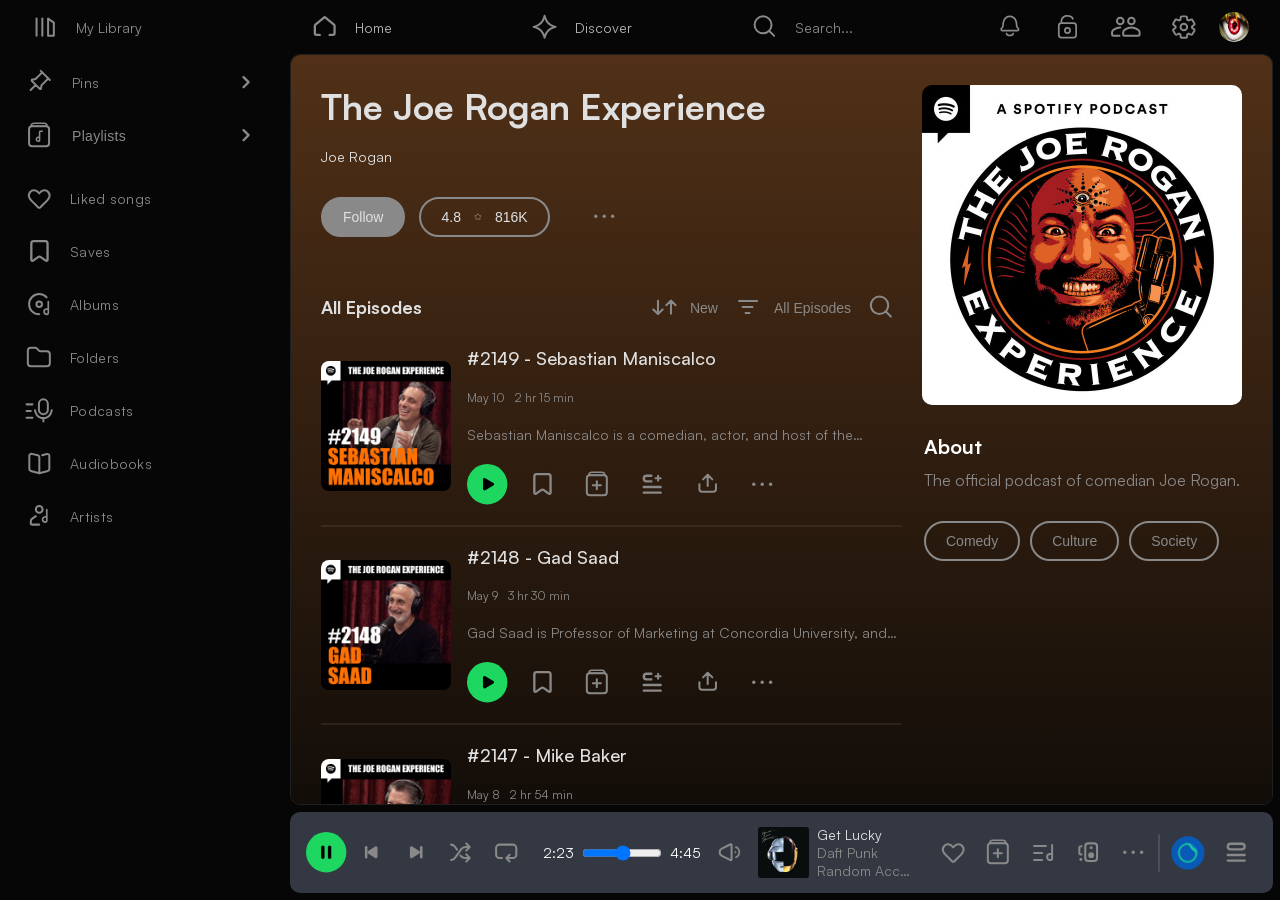
<file: pages/podcasts.html>
<!doctype html>
<html lang="en">
  <head>
    <meta charset="UTF-8" />
    <meta
      name="viewport"
      content="width=device-width, initial-scale=1.0, maximum-scale=1.0, user-scalable=no, viewport-fit=cover"
    />
    <meta name="theme-color" content="#191414" />
    <title>Spotify - Liked Songs</title>
    <link rel="stylesheet" href="../css/main.css" />
  </head>
  <body class="page--liked-songs">
    <div class="app-layout">
      <aside class="sidebar">
        <div class="sidebar__header">
          <a href="../index.html">
            <img
              src="../assets/icons/big/library.svg"
              alt="spotify-library-icon"
            />
            <span>My Library</span>
          </a>
        </div>
        <nav class="sidebar__nav">
          <ul class="sidebar__list">
            <li class="sidebar__item sidebar__item--arrow">
              <a href="#">
                <div class="sidebar__link-left">
                  <img src="../assets/icons/big/pin.svg" alt="pins-icon" />
                  <span>Pins</span>
                </div>
                <span class="sidebar__arrow">
                  <img src="../assets/icons/big/right.svg" alt="arrow-right" />
                </span>
              </a>
            </li>
            <li class="sidebar__item sidebar__item--accordion">
              <button class="sidebar__accordion-trigger" aria-expanded="false">
                <div class="sidebar__link-left">
                  <img
                    src="../assets/icons/big/playlist.svg"
                    alt="playlist-icon"
                  />
                  <span class="sidebar__accordion-label">Playlists</span>
                </div>
                <span class="sidebar__arrow">
                  <img src="../assets/icons/big/right.svg" alt="arrow-right" />
                </span>
              </button>
              <ul class="sidebar__dropdown">
                <li class="sidebar__dropdown-item">
                  <a href="#">
                    <img
                      src="../assets/icons/small/playlist.svg"
                      alt="playlist-icon"
                    />
                    <span>Chill stuff</span>
                  </a>
                </li>
                <li class="sidebar__dropdown-item">
                  <a href="#">
                    <img
                      src="../assets/icons/small/playlist.svg"
                      alt="playlist-icon"
                    />
                    <span>Rock n Roll</span>
                  </a>
                </li>
                <li class="sidebar__dropdown-item">
                  <a href="#">
                    <img
                      src="../assets/icons/small/playlist.svg"
                      alt="playlist-icon"
                    />
                    <span>The Jux Box</span>
                  </a>
                </li>
                <li class="sidebar__dropdown-item">
                  <a href="#">
                    <img
                      src="../assets/icons/small/playlist.svg"
                      alt="playlist-icon"
                    />
                    <span>Selected Linkin Park</span>
                  </a>
                </li>
                <li class="sidebar__dropdown-item">
                  <a href="#">
                    <img
                      src="../assets/icons/small/playlist.svg"
                      alt="playlist-icon"
                    />
                    <span>Vibe</span>
                  </a>
                </li>
              </ul>
            </li>
            <li class="sidebar__item">
              <a href="liked-songs.html">
                <img
                  src="../assets/icons/big/like.svg"
                  alt="spotify-liked-songs-icon"
                />
                <span>Liked songs</span>
              </a>
            </li>
            <li class="sidebar__item">
              <a href="#">
                <img
                  src="../assets/icons/big/save.svg"
                  alt="spotify-saved-songs-icon"
                />
                <span>Saves</span>
              </a>
            </li>
            <li class="sidebar__item">
              <a href="#">
                <img
                  src="../assets/icons/big/album.svg"
                  alt="spotify-album-songs-icon"
                />
                <span>Albums</span>
              </a>
            </li>
            <li class="sidebar__item">
              <a href="#">
                <img
                  src="../assets/icons/big/folder.svg"
                  alt="spotify-folders-icon"
                />
                <span>Folders</span>
              </a>
            </li>
            <li class="sidebar__item sidebar__item--current">
              <a href="podcasts.html" aria-current="page">
                <img
                  src="../assets/icons/big/podcast.svg"
                  alt="spotify-podcasts-icon"
                />
                <span>Podcasts</span>
              </a>
            </li>
            <li class="sidebar__item">
              <a href="#">
                <img
                  src="../assets/icons/big/audiobook.svg"
                  alt="spotify-audiobooks-icon"
                />
                <span>Audiobooks</span>
              </a>
            </li>
            <li class="sidebar__item">
              <a href="artist.html">
                <img
                  src="../assets/icons/big/artist.svg"
                  alt="spotify-artists-icon"
                />
                <span>Artists</span>
              </a>
            </li>
          </ul>
        </nav>
      </aside>

      <div class="app-layout__content">
        <header class="app-header">
          <div class="app-header__row">
            <nav class="nav-primary" aria-label="Primary">
              <div class="nav-primary__left">
                <a class="nav-pill nav-pill--home" href="../index.html">
                  <img
                    src="../assets/icons/big/home.svg"
                    alt=""
                    class="nav-icon icon--off"
                    aria-hidden="true"
                  />
                  <img
                    src="../assets/icons/big/home-filled.svg"
                    alt=""
                    class="nav-icon icon--on"
                    aria-hidden="true"
                  />
                  <span class="nav-pill__label">Home</span>
                </a>

                <label class="nav-pill nav-pill--discover">
                  <input
                    type="radio"
                    id="nav-discover"
                    name="primary-nav"
                    class="nav-radio"
                  />
                  <img
                    src="../assets/icons/big/discover.svg"
                    alt=""
                    class="nav-icon icon--off"
                    aria-hidden="true"
                  />
                  <img
                    src="../assets/icons/big/discover-filled.svg"
                    alt=""
                    class="nav-icon icon--on"
                    aria-hidden="true"
                  />
                  <span class="nav-pill__label">Discover</span>
                </label>

                <a class="nav-pill nav-pill--search" href="search.html">
                  <img
                    src="../assets/icons/big/search.svg"
                    alt=""
                    class="nav-icon"
                    aria-hidden="true"
                  />
                  <span class="nav-pill__label">Search...</span>
                </a>
              </div>

              <div class="nav-primary__right">
                <button class="icon-button" type="button" aria-label="News">
                  <img
                    src="../assets/icons/big/news.svg"
                    alt=""
                    class="nav-icon"
                    aria-hidden="true"
                  />
                </button>

                <label class="icon-button" aria-label="Private session">
                  <input type="checkbox" class="nav-radio" />
                  <img
                    src="../assets/icons/big/private.svg"
                    alt=""
                    class="nav-icon icon--off"
                    aria-hidden="true"
                  />
                  <img
                    src="../assets/icons/big/private-alt.svg"
                    alt=""
                    class="nav-icon icon--on icon--preserve"
                    aria-hidden="true"
                  />
                </label>

                <label class="icon-button" aria-label="Friends activity">
                  <input type="checkbox" class="nav-radio" />
                  <img
                    src="../assets/icons/big/friends.svg"
                    alt=""
                    class="nav-icon icon--off"
                    aria-hidden="true"
                  />
                  <img
                    src="../assets/icons/big/friends-filled.svg"
                    alt=""
                    class="nav-icon icon--on"
                    aria-hidden="true"
                  />
                </label>

                <button class="icon-button" type="button" aria-label="Settings">
                  <img
                    src="../assets/icons/big/settings.svg"
                    alt=""
                    class="nav-icon"
                    aria-hidden="true"
                  />
                </button>

                <button
                  class="avatar-button"
                  type="button"
                  aria-label="Profile"
                >
                  <img
                    src="../assets/img/profilePicture.webp"
                    alt="User profile picture"
                    class="avatar-image"
                  />
                </button>
              </div>
            </nav>
          </div>
        </header>
        <!--==================Podcast page starts here======================-->
        <main class="app-main app-main--search">
          <section class="podcast">
            <div class="podcast__wrapper">
              <div class="podcast__main">
                <div class="podcast__header">
                  <h1 class="podcast__title">The Joe Rogan Experience</h1>
                  <p class="podcast__author">Joe Rogan</p>
                  <div class="podcast__actions">
                    <button class="podcast__btn podcast__btn--follow">
                      Follow
                    </button>
                    <button class="podcast__btn podcast__btn--rating">
                      <span class="podcast__rating">
                        4.8
                        <img
                          src="../assets/icons/big/rate.svg"
                          alt="star icon"
                          class="podcast__rating-icon"
                        />
                      </span>
                      <span class="podcast__rating-count">816K</span>
                    </button>
                    <button class="podcast__btn podcast__btn--more">
                      <img src="../assets/icons/big/more.svg" alt="more icon" />
                    </button>
                  </div>
                </div>

                <div class="podcast__filter">
                  <h2 class="podcast__filter-title">All Episodes</h2>
                  <div class="podcast__filter-actions">
                    <button class="podcast__filter-btn">
                      <img src="../assets/icons/big/sort.svg" alt="sort icon" />
                      <span>New</span>
                    </button>
                    <button class="podcast__filter-btn">
                      <img
                        src="../assets/icons/big/filter.svg"
                        alt="filter icon"
                      />
                      <span>All Episodes</span>
                    </button>
                    <button class="podcast__filter-btn">
                      <img
                        src="../assets/icons/big/search.svg"
                        alt="search icon"
                      />
                    </button>
                  </div>
                </div>

                <article class="podcast__episode">
                  <a href="pages/episode.html">
                    <img
                      src="../assets/img/sebastian.png"
                      alt="Sebastian Maniscalco"
                      class="podcast__episode-img"
                    />
                  </a>

                  <div class="podcast__episode-info">
                    <h3 class="podcast__episode-title">
                      #2149 - Sebastian Maniscalco
                    </h3>
                    <div class="podcast__episode-meta">
                      <span class="podcast__episode-date">May 10</span>
                      <span class="podcast__episode-duration">2 hr 15 min</span>
                    </div>
                    <p class="podcast__episode-desc">
                      Sebastian Maniscalco is a comedian, actor, and host of the
                      podcast, "The Pete and Sebastian Show" alongside Pete
                      Correale. Watch his latest TV series, “Bookie” on Max.
                      Catch his highly anticipated 2024 tour, “It Ain’t Right,”
                      this coming July.www.sebastianlive.com Learn more about
                      your ad choices. Visit podcastchoices.com/adchoices
                    </p>
                    <div class="podcast__episode-actions">
                      <button class="podcast__episode-btn">
                        <img
                          src="../assets/icons/big/play.svg"
                          alt="play icon"
                        />
                      </button>
                      <button class="podcast__episode-btn">
                        <img
                          src="../assets/icons/big/save.svg"
                          alt="save icon"
                        />
                      </button>
                      <button class="podcast__episode-btn">
                        <img
                          src="../assets/icons/big/add-to-playlist.svg"
                          alt="add to playlist icon"
                        />
                      </button>
                      <button class="podcast__episode-btn">
                        <img
                          src="../assets/icons/big/add-to-queue.svg"
                          alt="add to queue icon"
                        />
                      </button>
                      <button class="podcast__episode-btn">
                        <img
                          src="../assets/icons/big/share.svg"
                          alt="share icon"
                        />
                      </button>
                      <button class="podcast__episode-btn">
                        <img
                          src="../assets/icons/big/more.svg"
                          alt="more icon"
                        />
                      </button>
                    </div>
                  </div>
                </article>

                <article class="podcast__episode">
                  <a href="pages/episode.html">
                    <img
                      src="../assets/img/gad.png"
                      alt="Gad Saad"
                      class="podcast__episode-img"
                    />
                  </a>

                  <div class="podcast__episode-info">
                    <h3 class="podcast__episode-title">#2148 - Gad Saad</h3>
                    <div class="podcast__episode-meta">
                      <span class="podcast__episode-date">May 9</span>
                      <span class="podcast__episode-duration">3 hr 30 min</span>
                    </div>
                    <p class="podcast__episode-desc">
                      Gad Saad is Professor of Marketing at Concordia
                      University, and an expert in the application of
                      evolutionary psychology in marketing and consumer
                      behavior. He is the host of "The Saad Truth with Dr. Saad"
                      podcast, and the author of "The Saad Truth about
                      Happiness: 8 Secrets for Leading the Good Life" available
                      in paperback on May 14, 2024.www.gadsaad.com Learn more
                      about your ad choices. Visit podcastchoices.com/adchoices
                    </p>
                    <div class="podcast__episode-actions">
                      <button class="podcast__episode-btn">
                        <img
                          src="../assets/icons/big/play.svg"
                          alt="play icon"
                        />
                      </button>
                      <button class="podcast__episode-btn">
                        <img
                          src="../assets/icons/big/save.svg"
                          alt="save icon"
                        />
                      </button>
                      <button class="podcast__episode-btn">
                        <img
                          src="../assets/icons/big/add-to-playlist.svg"
                          alt="add to playlist icon"
                        />
                      </button>
                      <button class="podcast__episode-btn">
                        <img
                          src="../assets/icons/big/add-to-queue.svg"
                          alt="add to queue icon"
                        />
                      </button>
                      <button class="podcast__episode-btn">
                        <img
                          src="../assets/icons/big/share.svg"
                          alt="share icon"
                        />
                      </button>
                      <button class="podcast__episode-btn">
                        <img
                          src="../assets/icons/big/more.svg"
                          alt="more icon"
                        />
                      </button>
                    </div>
                  </div>
                </article>

                <article class="podcast__episode">
                  <a href="pages/episode.html">
                    <img
                      src="../assets/img/mike.png"
                      alt="Mike Baker"
                      class="podcast__episode-img"
                    />
                  </a>

                  <div class="podcast__episode-info">
                    <h3 class="podcast__episode-title">#2147 - Mike Baker</h3>
                    <div class="podcast__episode-meta">
                      <span class="podcast__episode-date">May 8</span>
                      <span class="podcast__episode-duration">2 hr 54 min</span>
                    </div>
                    <p class="podcast__episode-desc">
                      Mike Baker is a former CIA covert operations officer and
                      current CEO of Portman Square Group, a global intelligence
                      and security firm. He’s also the host of the popular
                      "President’s Daily Brief" podcast: a twice daily news
                      report on critical events happening around the globe
                      available on all podcast
                      platforms. www.portmansquaregroup.com Learn more about
                      your ad choices. Visit podcastchoices.com/adchoices
                    </p>
                    <div class="podcast__episode-actions">
                      <button class="podcast__episode-btn">
                        <img
                          src="../assets/icons/big/play.svg"
                          alt="play icon"
                        />
                      </button>
                      <button class="podcast__episode-btn">
                        <img
                          src="../assets/icons/big/save.svg"
                          alt="save icon"
                        />
                      </button>
                      <button class="podcast__episode-btn">
                        <img
                          src="../assets/icons/big/add-to-playlist.svg"
                          alt="add to playlist icon"
                        />
                      </button>
                      <button class="podcast__episode-btn">
                        <img
                          src="../assets/icons/big/add-to-queue.svg"
                          alt="add to queue icon"
                        />
                      </button>
                      <button class="podcast__episode-btn">
                        <img
                          src="../assets/icons/big/share.svg"
                          alt="share icon"
                        />
                      </button>
                      <button class="podcast__episode-btn">
                        <img
                          src="../assets/icons/big/more.svg"
                          alt="more icon"
                        />
                      </button>
                    </div>
                  </div>
                </article>
              </div>

              <aside class="podcast__sidebar">
                <div class="podcast__sidebar-artist">
                  <img
                    src="../assets/img/jr.png"
                    alt="Joe Rogan"
                    class="podcast__sidebar-img"
                  />
                  <div class="podcast__sidebar-content">
                    <h4 class="podcast__sidebar-title">About</h4>
                    <p class="podcast__sidebar-desc">The official podcast of comedian Joe Rogan.</p>
                    <div class="podcast__sidebar-btns">
                      <button class="podcast__sidebar-btn">Comedy</button>
                      <button class="podcast__sidebar-btn">Culture</button>
                      <button class="podcast__sidebar-btn">Society</button>
                    </div>
                  </div>
                </div>
              </aside>
            </div>
          </section>
        </main>
        <!--==================Podcast page ends here======================-->
        <!-- ===== Player ===== -->
        <section class="player" aria-label="player bar">
          <div class="player__left">
            <button class="btn-play-pause">
              <img src="../assets/icons/big/pause.svg" alt="pause">
            </button>
            <button class="player__btn-prev">
              <img src="../assets/icons/big/prev.svg" alt="previous">
            </button>
            <button class="player__btn-next">
              <img src="../assets/icons/big/next.svg" alt="next">
            </button>
            <button class="player__btn-shuffle">
              <img src="../assets/icons/big/shuffle.svg" alt="shuffle">
            </button>
            <button class="player__btn-loop">
              <img src="../assets/icons/big/loop.svg" alt="loop">
            </button>
          </div>
          <div class="player__center">
            <span class="player__time-current">2:23</span>
            <input class="player__progress-bar" type="range" min="0" max="100" value="52">
            <span class="player__time-total">4:45</span>
            <button class="player__btn-volume">
              <img src="../assets/icons/big/volume.svg" alt="volume">
            </button>
            <figure class="player__album-cover">
              <img src="../assets/img/random-access-memories.webp" alt="album cover">
            </figure>
            <a href="lyrics.html" class="player__song-info">
              <span class="player__song-title">Get Lucky</span>
              <span class="player__song-artist">Daft Punk</span>
              <span class="player__song-album">Random Access Memories</span>
            </a>
          </div>
          <div class="player__right">
            <button class="player__btn-fav">
              <img src="../assets/icons/big/like.svg" alt="like">
            </button>
            <button class="btn-add">
              <img src="../assets/icons/big/add-to-playlist.svg" alt="add">
            </button>
            <button class="player__btn-lyrics">
              <img src="../assets/icons/big/lyrics.svg" alt="lyrics">
            </button>
            <button class="player__btn-device">
              <img src="../assets/icons/big/device.svg" alt="device">
            </button>
            <button class="player__btn-more">
              <img src="../assets/icons/big/more.svg" alt="more">
            </button>
            <button class="player__frame">
              <img src="../assets/icons/big/frame.svg" alt="frame">
            </button>
            <button class="player__btn-dj">
              <img src="../assets/icons/big/dj.svg" alt="dj">
            </button>
            <button class="player__btn-queue">
              <img src="../assets/icons/big/queue.svg" alt="queue">
            </button>
          </div>
        </section>
      </div>
    </div>

    <nav class="nav-mobile" aria-label="Primary mobile">
      <div class="nav-mobile__inner">
        <a class="nav-mobile__item" href="../index.html" aria-label="Home">
          <img
            src="../assets/icons/big/home.svg"
            alt=""
            class="nav-mobile__icon icon--off"
            aria-hidden="true"
          />
          <img
            src="../assets/icons/big/home-filled.svg"
            alt=""
            class="nav-mobile__icon icon--on"
            aria-hidden="true"
          />
          <span class="nav-mobile__label">Home</span>
        </a>

        <label class="nav-mobile__item" aria-label="Discover">
          <input type="radio" name="mobile-nav" class="nav-radio" />
          <img
            src="../assets/icons/big/discover.svg"
            alt=""
            class="nav-mobile__icon icon--off"
            aria-hidden="true"
          />
          <img
            src="../assets/icons/big/discover-filled.svg"
            alt=""
            class="nav-mobile__icon icon--on"
            aria-hidden="true"
          />
          <span class="nav-mobile__label">Discover</span>
        </label>

        <a
          class="nav-mobile__item nav-mobile__item--active"
          href="search.html"
          aria-label="Search"
          aria-current="page"
        >
          <img
            src="../assets/icons/big/search.svg"
            alt=""
            class="nav-mobile__icon icon--off"
            aria-hidden="true"
          />
          <img
            src="../assets/icons/big/search-filled.svg"
            alt=""
            class="nav-mobile__icon icon--on"
            aria-hidden="true"
          />
          <span class="nav-mobile__label">Search</span>
        </a>

        <label class="nav-mobile__item" aria-label="Library">
          <input type="radio" name="mobile-nav" class="nav-radio" />
          <img
            src="../assets/icons/big/library.svg"
            alt=""
            class="nav-mobile__icon icon--off"
            aria-hidden="true"
          />
          <img
            src="../assets/icons/big/library-filled.svg"
            alt=""
            class="nav-mobile__icon icon--on"
            aria-hidden="true"
          />
          <span class="nav-mobile__label">Library</span>
        </label>

        <label class="nav-mobile__item" aria-label="Me">
          <input type="radio" name="mobile-nav" class="nav-radio" />
          <img
            src="../assets/icons/big/user.svg"
            alt=""
            class="nav-mobile__icon icon--off"
            aria-hidden="true"
          />
          <img
            src="../assets/icons/big/user-filled.svg"
            alt=""
            class="nav-mobile__icon icon--on"
            aria-hidden="true"
          />
          <span class="nav-mobile__label">Me</span>
        </label>
      </div>
    </nav>

    <script src="../js/app.js"></script>
  </body>
</html>
</file>
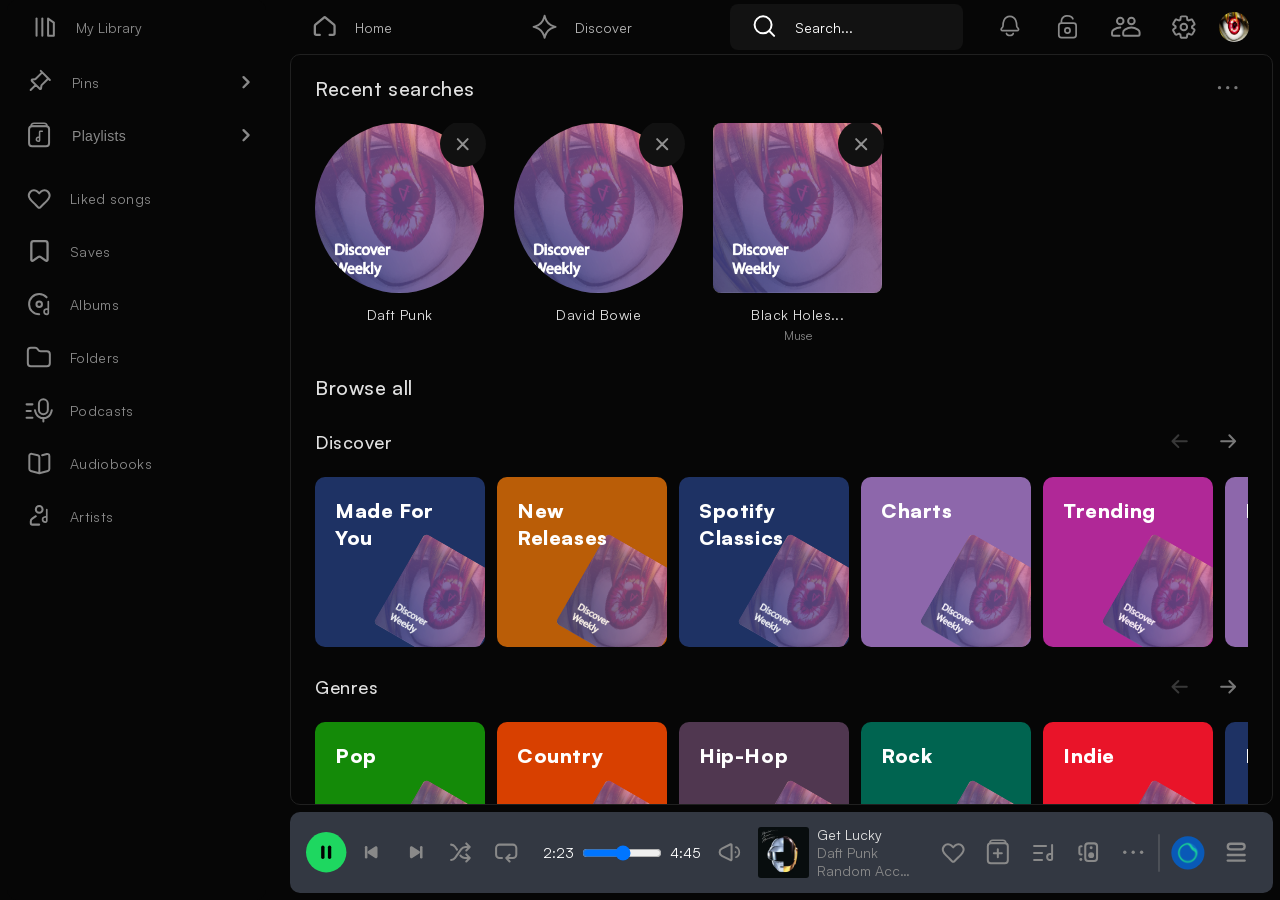
<file: pages/search.html>
<!doctype html>
<html lang="en">
<head>
  <meta charset="UTF-8">
  <meta name="viewport" content="width=device-width, initial-scale=1.0, maximum-scale=1.0, user-scalable=no, viewport-fit=cover">
  <meta name="theme-color" content="#191414">
  <title>Spotify - Search</title>
  <link rel="stylesheet" href="../css/main.css">
</head>
<body class="page--search">
  <div class="app-layout">

    <aside class="sidebar">
      <div class="sidebar__header">
        <a href="../index.html">
          <img src="../assets/icons/big/library.svg" alt="spotify-library-icon" />
          <span>My Library</span>
        </a>
      </div>
      <nav class="sidebar__nav">
        <ul class="sidebar__list">
          <li class="sidebar__item sidebar__item--arrow">
            <a href="#">
              <div class="sidebar__link-left">
                <img src="../assets/icons/big/pin.svg" alt="pins-icon" />
                <span>Pins</span>
              </div>
              <span class="sidebar__arrow">
                <img src="../assets/icons/big/right.svg" alt="arrow-right">
              </span>
            </a>
          </li>
          <li class="sidebar__item sidebar__item--accordion">
            <button class="sidebar__accordion-trigger" aria-expanded="false">
              <div class="sidebar__link-left">
                <img src="../assets/icons/big/playlist.svg" alt="playlist-icon" />
                <span class="sidebar__accordion-label">Playlists</span>
              </div>
              <span class="sidebar__arrow">
                <img src="../assets/icons/big/right.svg" alt="arrow-right" />
              </span>
            </button>
            <ul class="sidebar__dropdown">
              <li class="sidebar__dropdown-item">
                <a href="#">
                  <img src="../assets/icons/small/playlist.svg" alt="playlist-icon" />
                  <span>Chill stuff</span>
                </a>
              </li>
              <li class="sidebar__dropdown-item">
                <a href="#">
                  <img src="../assets/icons/small/playlist.svg" alt="playlist-icon" />
                  <span>Rock n Roll</span>
                </a>
              </li>
              <li class="sidebar__dropdown-item">
                <a href="#">
                  <img src="../assets/icons/small/playlist.svg" alt="playlist-icon" />
                  <span>The Jux Box</span>
                </a>
              </li>
              <li class="sidebar__dropdown-item">
                <a href="#">
                  <img src="../assets/icons/small/playlist.svg" alt="playlist-icon" />
                  <span>Selected Linkin Park</span>
                </a>
              </li>
              <li class="sidebar__dropdown-item">
                <a href="#">
                  <img src="../assets/icons/small/playlist.svg" alt="playlist-icon" />
                  <span>Vibe</span>
                </a>
              </li>
            </ul>
          </li>
          <li class="sidebar__item">
            <a href="liked-songs.html">
              <img src="../assets/icons/big/like.svg" alt="spotify-liked-songs-icon" />
              <span>Liked songs</span>
            </a>
          </li>
          <li class="sidebar__item">
            <a href="#">
              <img src="../assets/icons/big/save.svg" alt="spotify-saved-songs-icon" />
              <span>Saves</span>
            </a>
          </li>
          <li class="sidebar__item">
            <a href="#">
              <img src="../assets/icons/big/album.svg" alt="spotify-album-songs-icon" />
              <span>Albums</span>
            </a>
          </li>
          <li class="sidebar__item">
            <a href="#">
              <img src="../assets/icons/big/folder.svg" alt="spotify-folders-icon" />
              <span>Folders</span>
            </a>
          </li>
          <li class="sidebar__item">
            <a href="podcasts.html">
              <img src="../assets/icons/big/podcast.svg" alt="spotify-podcasts-icon" />
              <span>Podcasts</span>
            </a>
          </li>
          <li class="sidebar__item">
            <a href="#">
              <img src="../assets/icons/big/audiobook.svg" alt="spotify-audiobooks-icon" />
              <span>Audiobooks</span>
            </a>
          </li>
          <li class="sidebar__item">
            <a href="artist.html">
              <img src="../assets/icons/big/artist.svg" alt="spotify-artists-icon" />
              <span>Artists</span>
            </a>
          </li>
        </ul>
      </nav>
    </aside>

    <div class="app-layout__content">
      <header class="app-header">
        <div class="app-header__row">
          <nav class="nav-primary" aria-label="Primary">
            <div class="nav-primary__left">
              <a class="nav-pill nav-pill--home" href="../index.html">
                <img src="../assets/icons/big/home.svg" alt="" class="nav-icon icon--off" aria-hidden="true">
                <img src="../assets/icons/big/home-filled.svg" alt="" class="nav-icon icon--on" aria-hidden="true">
                <span class="nav-pill__label">Home</span>
              </a>

              <a class="nav-pill nav-pill--discover" href="discover.html">
                <img src="../assets/icons/big/discover.svg" alt="" class="nav-icon icon--off" aria-hidden="true">
                <img src="../assets/icons/big/discover-filled.svg" alt="" class="nav-icon icon--on" aria-hidden="true">
                <span class="nav-pill__label">Discover</span>
              </a>

              <a class="nav-pill nav-pill--search nav-pill--active" href="search.html" aria-current="page">
                <img src="../assets/icons/big/search.svg" alt="" class="nav-icon" aria-hidden="true">
                <span class="nav-pill__label">Search...</span>
              </a>
            </div>

            <div class="nav-primary__right">
              <button class="icon-button" type="button" aria-label="News">
                <img src="../assets/icons/big/news.svg" alt="" class="nav-icon" aria-hidden="true">
              </button>

              <label class="icon-button" aria-label="Private session">
                <input type="checkbox" class="nav-radio">
                <img src="../assets/icons/big/private.svg" alt="" class="nav-icon icon--off" aria-hidden="true">
                <img src="../assets/icons/big/private-alt.svg" alt="" class="nav-icon icon--on icon--preserve" aria-hidden="true">
              </label>

              <label class="icon-button" aria-label="Friends activity">
                <input type="checkbox" class="nav-radio">
                <img src="../assets/icons/big/friends.svg" alt="" class="nav-icon icon--off" aria-hidden="true">
                <img src="../assets/icons/big/friends-filled.svg" alt="" class="nav-icon icon--on" aria-hidden="true">
              </label>

              <button class="icon-button" type="button" aria-label="Settings">
                <img src="../assets/icons/big/settings.svg" alt="" class="nav-icon" aria-hidden="true">
              </button>

              <button class="avatar-button" type="button" aria-label="Profile">
                <img src="../assets/img/profilePicture.webp" alt="User profile picture" class="avatar-image">
              </button>
            </div>
          </nav>
        </div>
      </header>

      <main class="app-main app-main--search">
        <h1 class="sr-only">Search</h1>
        <div class="search-page">
          <div class="search-page__inner">
            <section class="search-mobile-hero" aria-label="Search library">
              <div class="search-mobile-hero__toolbar" role="search">
                <div class="search-mobile-field">
                  <input
                    class="search-mobile-field__input"
                    type="search"
                    placeholder="What do you want to play?"
                    aria-label="What do you want to play?"
                    autocomplete="off">
                  <button class="search-mobile-field__button" type="button" aria-label="Search">
                    <img src="../assets/icons/big/search.svg" alt="" aria-hidden="true">
                  </button>
                </div>

                <button class="search-mobile-hero__camera" type="button" aria-label="Open camera search">
                  <img src="../assets/icons/big/camera.svg" alt="" aria-hidden="true">
                </button>
              </div>
            </section>

            <section class="home-section search-section search-section--recent">
              <div class="home-section__header">
                <h2 class="home-section__title">Recent searches</h2>
                <div class="home-section__controls">
                  <button class="section-more-btn" aria-label="More recent searches">
                    <img src="../assets/icons/big/more.svg" alt="" aria-hidden="true">
                  </button>
                </div>
              </div>

              <div class="home-section__track search-recent-track" role="list">
                <article class="search-recent-card search-recent-card--artist" role="listitem">
                  <button class="search-recent-card__remove" type="button" aria-label="Remove Daft Punk from recent">
                    <img src="../assets/icons/big/close.svg" alt="" aria-hidden="true">
                  </button>
                  <div class="search-recent-card__thumb-wrap search-recent-card__thumb-wrap--circle">
                    <img src="../assets/img/weekly.png" alt="Artist photo of Daft Punk" class="search-recent-card__thumb" loading="lazy">
                  </div>
                  <p class="search-recent-card__title">Daft Punk</p>
                </article>

                <article class="search-recent-card search-recent-card--artist" role="listitem">
                  <button class="search-recent-card__remove" type="button" aria-label="Remove David Bowie from recent">
                    <img src="../assets/icons/big/close.svg" alt="" aria-hidden="true">
                  </button>
                  <div class="search-recent-card__thumb-wrap search-recent-card__thumb-wrap--circle">
                    <img src="../assets/img/weekly.png" alt="Artist photo of David Bowie" class="search-recent-card__thumb" loading="lazy">
                  </div>
                  <p class="search-recent-card__title">David Bowie</p>
                </article>

                <article class="search-recent-card" role="listitem">
                  <button class="search-recent-card__remove" type="button" aria-label="Remove Black Holes from recent">
                    <img src="../assets/icons/big/close.svg" alt="" aria-hidden="true">
                  </button>
                  <div class="search-recent-card__thumb-wrap">
                    <img src="../assets/img/weekly.png" alt="Album cover for Black Holes and Revelations" class="search-recent-card__thumb" loading="lazy">
                  </div>
                  <p class="search-recent-card__title">Black Holes...</p>
                  <p class="search-recent-card__subtitle">Muse</p>
                </article>
              </div>
            </section>

            <section class="search-browse">
              <h2 class="search-browse__title">Browse all</h2>

              <section class="home-section search-row">
                <div class="home-section__header">
                  <h3 class="search-row__title">Discover</h3>
                  <div class="home-section__controls">
                    <button class="section-nav-btn section-nav-btn--prev" aria-label="Previous discover categories">
                      <img src="../assets/icons/big/arrow-left.svg" alt="" aria-hidden="true">
                    </button>
                    <button class="section-nav-btn section-nav-btn--next" aria-label="Next discover categories">
                      <img src="../assets/icons/big/arrow-right.svg" alt="" aria-hidden="true">
                    </button>
                  </div>
                </div>

                <div class="home-section__track search-tile-track" role="list">
                  <a href="#" class="search-tile-link" role="listitem">
                    <article class="search-tile search-tile--bg-blue search-tile--title-mobile-118">
                      <h4 class="search-tile__title">Made For You</h4>
                      <img src="../assets/img/weekly.png" alt="" class="search-tile__art" aria-hidden="true" loading="lazy">
                    </article>
                  </a>
                  <a href="#" class="search-tile-link" role="listitem">
                    <article class="search-tile search-tile--bg-orange search-tile--title-mobile-112">
                      <h4 class="search-tile__title">New Releases</h4>
                      <img src="../assets/img/weekly.png" alt="" class="search-tile__art" aria-hidden="true" loading="lazy">
                    </article>
                  </a>
                  <a href="#" class="search-tile-link" role="listitem">
                    <article class="search-tile search-tile--bg-blue search-tile--title-mobile-114">
                      <h4 class="search-tile__title">Spotify Classics</h4>
                      <img src="../assets/img/weekly.png" alt="" class="search-tile__art" aria-hidden="true" loading="lazy">
                    </article>
                  </a>
                  <a href="#" class="search-tile-link" role="listitem">
                    <article class="search-tile search-tile--bg-purple">
                      <h4 class="search-tile__title">Charts</h4>
                      <img src="../assets/img/weekly.png" alt="" class="search-tile__art" aria-hidden="true" loading="lazy">
                    </article>
                  </a>
                  <a href="#" class="search-tile-link" role="listitem">
                    <article class="search-tile search-tile--bg-magenta">
                      <h4 class="search-tile__title">Trending</h4>
                      <img src="../assets/img/weekly.png" alt="" class="search-tile__art" aria-hidden="true" loading="lazy">
                    </article>
                  </a>
                  <a href="#" class="search-tile-link" role="listitem">
                    <article class="search-tile search-tile--bg-purple">
                      <h4 class="search-tile__title">Discover</h4>
                      <img src="../assets/img/weekly.png" alt="" class="search-tile__art" aria-hidden="true" loading="lazy">
                    </article>
                  </a>
                  <a href="#" class="search-tile-link" role="listitem">
                    <article class="search-tile search-tile--bg-gray search-tile--title-mobile-112">
                      <h4 class="search-tile__title">Spotify Singles</h4>
                      <img src="../assets/img/weekly.png" alt="" class="search-tile__art" aria-hidden="true" loading="lazy">
                    </article>
                  </a>
                  <a href="#" class="search-tile-link" role="listitem">
                    <article class="search-tile search-tile--bg-orange">
                      <h4 class="search-tile__title">Decades</h4>
                      <img src="../assets/img/weekly.png" alt="" class="search-tile__art" aria-hidden="true" loading="lazy">
                    </article>
                  </a>
                </div>
              </section>

              <section class="home-section search-row">
                <div class="home-section__header">
                  <h3 class="search-row__title">Genres</h3>
                  <div class="home-section__controls">
                    <button class="section-nav-btn section-nav-btn--prev" aria-label="Previous genres">
                      <img src="../assets/icons/big/arrow-left.svg" alt="" aria-hidden="true">
                    </button>
                    <button class="section-nav-btn section-nav-btn--next" aria-label="Next genres">
                      <img src="../assets/icons/big/arrow-right.svg" alt="" aria-hidden="true">
                    </button>
                  </div>
                </div>

                <div class="home-section__track search-tile-track" role="list">
                  <a href="#" class="search-tile-link" role="listitem"><article class="search-tile search-tile--bg-green"><h4 class="search-tile__title">Pop</h4><img src="../assets/img/weekly.png" alt="" class="search-tile__art" aria-hidden="true" loading="lazy"></article></a>
                  <a href="#" class="search-tile-link" role="listitem"><article class="search-tile search-tile--bg-amber"><h4 class="search-tile__title">Country</h4><img src="../assets/img/weekly.png" alt="" class="search-tile__art" aria-hidden="true" loading="lazy"></article></a>
                  <a href="#" class="search-tile-link" role="listitem"><article class="search-tile search-tile--bg-plum"><h4 class="search-tile__title">Hip-Hop</h4><img src="../assets/img/weekly.png" alt="" class="search-tile__art" aria-hidden="true" loading="lazy"></article></a>
                  <a href="#" class="search-tile-link" role="listitem"><article class="search-tile search-tile--bg-teal"><h4 class="search-tile__title">Rock</h4><img src="../assets/img/weekly.png" alt="" class="search-tile__art" aria-hidden="true" loading="lazy"></article></a>
                  <a href="#" class="search-tile-link" role="listitem"><article class="search-tile search-tile--bg-red"><h4 class="search-tile__title">Indie</h4><img src="../assets/img/weekly.png" alt="" class="search-tile__art" aria-hidden="true" loading="lazy"></article></a>
                  <a href="#" class="search-tile-link" role="listitem"><article class="search-tile search-tile--bg-blue"><h4 class="search-tile__title">Punk</h4><img src="../assets/img/weekly.png" alt="" class="search-tile__art" aria-hidden="true" loading="lazy"></article></a>
                  <a href="#" class="search-tile-link" role="listitem"><article class="search-tile search-tile--bg-red"><h4 class="search-tile__title">Metal</h4><img src="../assets/img/weekly.png" alt="" class="search-tile__art" aria-hidden="true" loading="lazy"></article></a>
                  <a href="#" class="search-tile-link" role="listitem"><article class="search-tile search-tile--bg-steel"><h4 class="search-tile__title">Instrumental</h4><img src="../assets/img/weekly.png" alt="" class="search-tile__art" aria-hidden="true" loading="lazy"></article></a>
                </div>
              </section>

              <section class="home-section search-row">
                <div class="home-section__header">
                  <h3 class="search-row__title">Mood &amp; Activity</h3>
                  <div class="home-section__controls">
                    <button class="section-nav-btn section-nav-btn--prev" aria-label="Previous mood &amp; activity categories">
                      <img src="../assets/icons/big/arrow-left.svg" alt="" aria-hidden="true">
                    </button>
                    <button class="section-nav-btn section-nav-btn--next" aria-label="Next mood &amp; activity categories">
                      <img src="../assets/icons/big/arrow-right.svg" alt="" aria-hidden="true">
                    </button>
                  </div>
                </div>

                <div class="home-section__track search-tile-track" role="list">
                  <a href="#" class="search-tile-link" role="listitem"><article class="search-tile search-tile--bg-indigo"><h4 class="search-tile__title">In the car</h4><img src="../assets/img/weekly.png" alt="" class="search-tile__art" aria-hidden="true" loading="lazy"></article></a>
                  <a href="#" class="search-tile-link" role="listitem"><article class="search-tile search-tile--bg-fuchsia"><h4 class="search-tile__title">Mood</h4><img src="../assets/img/weekly.png" alt="" class="search-tile__art" aria-hidden="true" loading="lazy"></article></a>
                  <a href="#" class="search-tile-link" role="listitem"><article class="search-tile search-tile--bg-gray"><h4 class="search-tile__title">Workout</h4><img src="../assets/img/weekly.png" alt="" class="search-tile__art" aria-hidden="true" loading="lazy"></article></a>
                  <a href="#" class="search-tile-link" role="listitem"><article class="search-tile search-tile--bg-amber"><h4 class="search-tile__title">Chill</h4><img src="../assets/img/weekly.png" alt="" class="search-tile__art" aria-hidden="true" loading="lazy"></article></a>
                  <a href="#" class="search-tile-link" role="listitem"><article class="search-tile search-tile--bg-blue"><h4 class="search-tile__title">Sleep</h4><img src="../assets/img/weekly.png" alt="" class="search-tile__art" aria-hidden="true" loading="lazy"></article></a>
                  <a href="#" class="search-tile-link" role="listitem"><article class="search-tile search-tile--bg-steel"><h4 class="search-tile__title">Party</h4><img src="../assets/img/weekly.png" alt="" class="search-tile__art" aria-hidden="true" loading="lazy"></article></a>
                  <a href="#" class="search-tile-link" role="listitem"><article class="search-tile search-tile--bg-sky"><h4 class="search-tile__title">At Home</h4><img src="../assets/img/weekly.png" alt="" class="search-tile__art" aria-hidden="true" loading="lazy"></article></a>
                  <a href="#" class="search-tile-link" role="listitem"><article class="search-tile search-tile--bg-plum"><h4 class="search-tile__title">Focus</h4><img src="../assets/img/weekly.png" alt="" class="search-tile__art" aria-hidden="true" loading="lazy"></article></a>
                </div>
              </section>

              <section class="home-section search-row">
                <div class="home-section__header">
                  <h3 class="search-row__title">Entertainment</h3>
                </div>

                <div class="home-section__track search-tile-track" role="list">
                  <a href="#" class="search-tile-link" role="listitem"><article class="search-tile search-tile--bg-scarlet"><h4 class="search-tile__title">Netflix</h4><img src="../assets/img/weekly.png" alt="" class="search-tile__art" aria-hidden="true" loading="lazy"></article></a>
                  <a href="#" class="search-tile-link" role="listitem"><article class="search-tile search-tile--bg-rose"><h4 class="search-tile__title">Anime</h4><img src="../assets/img/weekly.png" alt="" class="search-tile__art" aria-hidden="true" loading="lazy"></article></a>
                  <a href="#" class="search-tile-link" role="listitem"><article class="search-tile search-tile--bg-bright-blue"><h4 class="search-tile__title">Disney</h4><img src="../assets/img/weekly.png" alt="" class="search-tile__art" aria-hidden="true" loading="lazy"></article></a>
                  <a href="#" class="search-tile-link" role="listitem"><article class="search-tile search-tile--bg-hot-pink"><h4 class="search-tile__title">Gaming</h4><img src="../assets/img/weekly.png" alt="" class="search-tile__art" aria-hidden="true" loading="lazy"></article></a>
                </div>
              </section>

              <section class="home-section search-row">
                <div class="home-section__header">
                  <h3 class="search-row__title">Podcasts</h3>
                </div>

                <div class="home-section__track search-tile-track" role="list">
                  <a href="#" class="search-tile-link" role="listitem"><article class="search-tile search-tile--bg-teal"><h4 class="search-tile__title">Podcasts</h4><img src="../assets/img/weekly.png" alt="" class="search-tile__art" aria-hidden="true" loading="lazy"></article></a>
                  <a href="#" class="search-tile-link" role="listitem"><article class="search-tile search-tile--bg-bright-blue search-tile--title-mobile-108"><h4 class="search-tile__title">Podcast Charts</h4><img src="../assets/img/weekly.png" alt="" class="search-tile__art" aria-hidden="true" loading="lazy"></article></a>
                  <a href="#" class="search-tile-link" role="listitem"><article class="search-tile search-tile--bg-green-bright search-tile--title-mobile-132"><h4 class="search-tile__title">Podcast New Releases</h4><img src="../assets/img/weekly.png" alt="" class="search-tile__art" aria-hidden="true" loading="lazy"></article></a>
                  <a href="#" class="search-tile-link" role="listitem"><article class="search-tile search-tile--bg-red-bright"><h4 class="search-tile__title">Video</h4><img src="../assets/img/weekly.png" alt="" class="search-tile__art" aria-hidden="true" loading="lazy"></article></a>
                </div>
              </section>

              <section class="home-section search-row">
                <div class="home-section__header">
                  <h3 class="search-row__title">Audiobooks</h3>
                </div>

                <div class="home-section__track search-tile-track" role="list">
                  <a href="#" class="search-tile-link" role="listitem"><article class="search-tile search-tile--bg-blue search-tile--title-mobile-128"><h4 class="search-tile__title">Audiobooks</h4><img src="../assets/img/weekly.png" alt="" class="search-tile__art" aria-hidden="true" loading="lazy"></article></a>
                  <a href="#" class="search-tile-link" role="listitem"><article class="search-tile search-tile--bg-purple search-tile--title-mobile-129 search-tile--title-mobile-compact"><h4 class="search-tile__title">Sci-Fi &amp; Fantasy Essentials</h4><img src="../assets/img/weekly.png" alt="" class="search-tile__art" aria-hidden="true" loading="lazy"></article></a>
                  <a href="#" class="search-tile-link" role="listitem"><article class="search-tile search-tile--bg-plum search-tile--title-mobile-99"><h4 class="search-tile__title">Fiction &amp; Literature</h4><img src="../assets/img/weekly.png" alt="" class="search-tile__art" aria-hidden="true" loading="lazy"></article></a>
                  <a href="#" class="search-tile-link" role="listitem"><article class="search-tile search-tile--bg-blue search-tile--title-mobile-117"><h4 class="search-tile__title">Mystery &amp; Thriller</h4><img src="../assets/img/weekly.png" alt="" class="search-tile__art" aria-hidden="true" loading="lazy"></article></a>
                  <a href="#" class="search-tile-link" role="listitem"><article class="search-tile search-tile--bg-teal"><h4 class="search-tile__title">Self-Help</h4><img src="../assets/img/weekly.png" alt="" class="search-tile__art" aria-hidden="true" loading="lazy"></article></a>
                </div>
              </section>
            </section>
          </div>
        </div>
      </main>
      <!-- ===== Player ===== -->
      <section class="player" aria-label="player bar">
        <div class="player__left">
          <button class="btn-play-pause">
            <img src="../assets/icons/big/pause.svg" alt="pause">
          </button>
          <button class="player__btn-prev">
            <img src="../assets/icons/big/prev.svg" alt="previous">
          </button>
          <button class="player__btn-next">
            <img src="../assets/icons/big/next.svg" alt="next">
          </button>
          <button class="player__btn-shuffle">
            <img src="../assets/icons/big/shuffle.svg" alt="shuffle">
          </button>
          <button class="player__btn-loop">
            <img src="../assets/icons/big/loop.svg" alt="loop">
          </button>
        </div>
        <div class="player__center">
          <span class="player__time-current">2:23</span>
          <input class="player__progress-bar" type="range" min="0" max="100" value="52">
          <span class="player__time-total">4:45</span>
          <button class="player__btn-volume">
            <img src="../assets/icons/big/volume.svg" alt="volume">
          </button>
          <figure class="player__album-cover">
            <img src="../assets/img/random-access-memories.webp" alt="album cover">
          </figure>
          <a href="lyrics.html" class="player__song-info">
            <span class="player__song-title">Get Lucky</span>
            <span class="player__song-artist">Daft Punk</span>
            <span class="player__song-album">Random Access Memories</span>
          </a>
        </div>
        <div class="player__right">
          <button class="player__btn-fav">
            <img src="../assets/icons/big/like.svg" alt="like">
          </button>
          <button class="btn-add">
            <img src="../assets/icons/big/add-to-playlist.svg" alt="add">
          </button>
          <button class="player__btn-lyrics">
            <img src="../assets/icons/big/lyrics.svg" alt="lyrics">
          </button>
          <button class="player__btn-device">
            <img src="../assets/icons/big/device.svg" alt="device">
          </button>
          <button class="player__btn-more">
            <img src="../assets/icons/big/more.svg" alt="more">
          </button>
          <button class="player__frame">
            <img src="../assets/icons/big/frame.svg" alt="frame">
          </button>
          <button class="player__btn-dj">
            <img src="../assets/icons/big/dj.svg" alt="dj">
          </button>
          <button class="player__btn-queue">
            <img src="../assets/icons/big/queue.svg" alt="queue">
          </button>
        </div>
      </section>
    </div>
  </div>

  <nav class="nav-mobile" aria-label="Primary mobile">
    <div class="nav-mobile__inner">
      <a class="nav-mobile__item" href="../index.html" aria-label="Home">
        <img src="../assets/icons/big/home.svg" alt="" class="nav-mobile__icon icon--off" aria-hidden="true">
        <img src="../assets/icons/big/home-filled.svg" alt="" class="nav-mobile__icon icon--on" aria-hidden="true">
        <span class="nav-mobile__label">Home</span>
      </a>

      <a class="nav-mobile__item" href="discover.html" aria-label="Discover">
        <img src="../assets/icons/big/discover.svg" alt="" class="nav-mobile__icon icon--off" aria-hidden="true">
        <img src="../assets/icons/big/discover-filled.svg" alt="" class="nav-mobile__icon icon--on" aria-hidden="true">
        <span class="nav-mobile__label">Discover</span>
      </a>

      <a class="nav-mobile__item nav-mobile__item--active" href="search.html" aria-label="Search" aria-current="page">
        <img src="../assets/icons/big/search.svg" alt="" class="nav-mobile__icon icon--off" aria-hidden="true">
        <img src="../assets/icons/big/search-filled.svg" alt="" class="nav-mobile__icon icon--on" aria-hidden="true">
        <span class="nav-mobile__label">Search</span>
      </a>

      <a class="nav-mobile__item" href="liked-songs.html" aria-label="Library">
        <img src="../assets/icons/big/library.svg" alt="" class="nav-mobile__icon icon--off" aria-hidden="true">
        <img src="../assets/icons/big/library-filled.svg" alt="" class="nav-mobile__icon icon--on" aria-hidden="true">
        <span class="nav-mobile__label">Library</span>
      </a>

      <a class="nav-mobile__item" href="artist.html" aria-label="Me">
        <img src="../assets/icons/big/user.svg" alt="" class="nav-mobile__icon icon--off" aria-hidden="true">
        <img src="../assets/icons/big/user-filled.svg" alt="" class="nav-mobile__icon icon--on" aria-hidden="true">
        <span class="nav-mobile__label">Me</span>
      </a>
    </div>
  </nav>

  <script src="../js/app.js"></script>
</body>
</html>
</file>
<file: css/main.css>
@charset "UTF-8";
/* ======= Colors ======= */
/* ======= Spacing ======= */
/* ======= Sizing ======= */
/* ======= Border Radius ======= */
/* ======= Stacked Cards ======= */
/* ======= Typography ======= */
/* ======= Z-Index ======= */
/* ======= Transitions ======= */
/* ======= Breakpoints ======= */
/* ======= Mixins ======= */
/* ======= Fonts ======= */
/* -- Circular Spotify (original) --
@font-face {
  font-family: 'Circular Spotify';
  src: url('../assets/fonts/CircularSpotify-Book.woff2') format('woff2'),
       url('../assets/fonts/CircularSpotify-Book.woff') format('woff');
  font-weight: 400;
  font-style: normal;
  font-display: swap;
}

@font-face {
  font-family: 'Circular Spotify';
  src: url('../assets/fonts/CircularSpotify-Medium.woff2') format('woff2'),
       url('../assets/fonts/CircularSpotify-Medium.woff') format('woff');
  font-weight: 500;
  font-style: normal;
  font-display: swap;
}

@font-face {
  font-family: 'Circular Spotify';
  src: url('../assets/fonts/CircularSpotify-Bold.woff2') format('woff2'),
       url('../assets/fonts/CircularSpotify-Bold.woff') format('woff');
  font-weight: 700;
  font-style: normal;
  font-display: swap;
}
-- */
@font-face {
  font-family: "Satoshi";
  src: url("../assets/fonts/Satoshi_Complete/Fonts/WEB/fonts/Satoshi-Variable.woff2") format("woff2"), url("../assets/fonts/Satoshi_Complete/Fonts/WEB/fonts/Satoshi-Variable.woff") format("woff");
  font-weight: 100 900;
  font-style: normal;
  font-display: swap;
}
@font-face {
  font-family: "Satoshi";
  src: url("../assets/fonts/Satoshi_Complete/Fonts/WEB/fonts/Satoshi-VariableItalic.woff2") format("woff2"), url("../assets/fonts/Satoshi_Complete/Fonts/WEB/fonts/Satoshi-VariableItalic.woff") format("woff");
  font-weight: 100 900;
  font-style: italic;
  font-display: swap;
}
*,
*::before,
*::after {
  box-sizing: border-box;
  margin: 0;
  padding: 0;
}

ul, ol {
  list-style-type: none;
}

html {
  font-size: 62.5%;
  -webkit-text-size-adjust: 100%;
  text-size-adjust: 100%;
}

img {
  display: block;
  max-width: 100%;
}

a {
  text-decoration: none;
  color: inherit;
}

button {
  cursor: pointer;
  background-color: transparent;
  border: none;
}

/* Global scrollbar styling disabled
* {
  scrollbar-width: thin;
  scrollbar-color: transparent transparent;

  &::-webkit-scrollbar {
    width: 4px;
  }

  &::-webkit-scrollbar-button {
    display: none;
    width: 0;
    height: 0;
  }

  &::-webkit-scrollbar-track {
    background: transparent;
  }

  &::-webkit-scrollbar-thumb {
    background: transparent;
    border-radius: 0;
  }

  &:hover {
    scrollbar-color: rgba(255, 255, 255, 0.3) transparent;

    &::-webkit-scrollbar-thumb {
      background: rgba(255, 255, 255, 0.3);
    }

    &::-webkit-scrollbar-thumb:hover {
      background: rgba(255, 255, 255, 0.5);
    }

    &::-webkit-scrollbar-thumb:active {
      background: rgba(255, 255, 255, 0.6);
    }
  }
}
*/
* {
  -ms-overflow-style: none;
  scrollbar-width: none;
}
*::-webkit-scrollbar {
  display: none;
  width: 0;
  height: 0;
}

label {
  cursor: pointer;
  font: inherit;
}

/* ======= Base ======= */
body {
  min-height: 100vh;
  font-family: "Satoshi", system-ui, -apple-system, BlinkMacSystemFont, "Segoe UI", sans-serif;
  background-color: #191414;
  color: #FFFFFF;
}

.sr-only {
  position: absolute;
  width: 1px;
  height: 1px;
  padding: 0;
  margin: -1px;
  overflow: hidden;
  clip: rect(0, 0, 0, 0);
  white-space: nowrap;
  border: 0;
}

/* ======= Typography ======= */
h1, h2, h3, h4, h5, h6 {
  font-weight: 700;
  line-height: 1.2;
}

h2 {
  font-size: 1.8rem;
}

p, li, a, button, span {
  font-size: 1.4rem;
}

.app-layout {
  display: flex;
  height: 100vh;
  overflow: hidden;
  background: #060606;
}
.app-layout__content {
  flex: 1;
  min-width: 0;
  display: flex;
  flex-direction: column;
  overflow: hidden;
  margin-right: 0.7rem;
}
@media (max-width: 767px) {
  .app-layout {
    background: #111111;
  }
  .app-layout__content {
    background: #111111;
    margin-right: 0;
  }
  .app-layout .sidebar {
    display: none;
  }
}

.nav-mobile {
  position: fixed;
  bottom: 0;
  left: 0;
  right: 0;
  width: 100%;
  height: 9.5rem;
  background: transparent;
  display: none;
  align-items: center;
  justify-content: center;
  padding-bottom: env(safe-area-inset-bottom, 0);
  z-index: 20;
  border: none;
  box-shadow: none;
  outline: none;
  overflow: hidden;
  isolation: isolate;
}
.nav-mobile::before {
  content: "";
  position: absolute;
  inset: 0;
  background: linear-gradient(180deg, rgba(17, 17, 17, 0.85) 0%, #111111 42.62%);
  z-index: 0;
  pointer-events: none;
}
.nav-mobile__inner {
  position: relative;
  z-index: 1;
  display: grid;
  grid-template-columns: repeat(5, 1fr);
  align-items: stretch;
  height: 100%;
  width: 100%;
  max-width: 48rem;
  margin: 0 auto;
  padding-inline: 2.4rem;
}
.nav-mobile__item {
  display: flex;
  flex-direction: column;
  align-items: center;
  justify-content: center;
  width: 100%;
  height: 100%;
  gap: 0.4rem;
  color: #898989;
  background: transparent;
  border: none;
  cursor: pointer;
}
.nav-mobile__item--active, .nav-mobile__item:has(input:checked) {
  color: #E0E0E0;
}
.nav-mobile__item .icon--on {
  display: none;
}
.nav-mobile__item--active .icon--off, .nav-mobile__item:has(input:checked) .icon--off {
  display: none;
}
.nav-mobile__item--active .icon--on, .nav-mobile__item:has(input:checked) .icon--on {
  display: block;
}
.nav-mobile__icon {
  width: 4.041rem;
  height: 4.041rem;
  flex-shrink: 0;
}
.nav-mobile__label {
  font-size: 1.2rem;
  font-weight: 300;
  line-height: 1.6rem;
  letter-spacing: 0.03em;
  white-space: nowrap;
}

@media (max-width: 767px) {
  .nav-mobile {
    display: flex;
  }
}
/* ======= Header ======= */
.app-header {
  position: sticky;
  top: 0;
  z-index: 10;
  background-color: #060606;
}
.app-header__row {
  display: flex;
  align-items: stretch;
}

.nav-primary {
  padding: 0 2.4rem;
  display: flex;
  align-items: center;
  gap: 2.4rem;
  min-height: 5.4rem;
  flex: 1;
}
.nav-primary__left {
  display: flex;
  align-items: center;
  gap: 1rem;
  flex: 1 1 auto;
  min-width: 0;
}
.nav-primary__right {
  display: flex;
  align-items: center;
  gap: 1.2rem;
  flex-shrink: 0;
}

@media (max-width: 767px) {
  .app-header {
    display: none;
  }
}
.sidebar {
  width: 25.9rem;
  flex-shrink: 0;
  margin-left: 0.7rem;
  border-radius: 1rem;
  display: flex;
  flex-direction: column;
}
.sidebar__header {
  padding: 0.5rem 0 0 1.6rem;
  margin-bottom: 1.2rem;
}
.sidebar__header a {
  display: flex;
  flex-direction: row;
  justify-content: flex-start;
  align-items: center;
  gap: 0;
  gap: 1rem;
  font-size: 1.4rem;
  color: #898989;
  transition: background-color 0.2s ease, color 0.2s ease, filter 0.2s ease;
  padding: 0.2rem;
}
.sidebar__header a:hover {
  background-color: rgba(255, 255, 255, 0.08);
  border-radius: 0.8rem;
}
.sidebar__header a:hover span {
  color: #FFFFFF;
}
.sidebar__header a:hover img {
  filter: brightness(2);
}
.sidebar__list {
  display: flex;
  flex-direction: column;
  gap: 1.2rem;
}
.sidebar__item a {
  display: flex;
  flex-direction: row;
  justify-content: flex-start;
  align-items: center;
  gap: 0;
  gap: 1rem;
  width: 100%;
  transition: background-color 0.2s ease, color 0.2s ease, filter 0.2s ease;
  border-radius: 0.8rem;
}
.sidebar__item a:hover {
  background-color: rgba(255, 255, 255, 0.08);
}
.sidebar__item a:hover span {
  color: #FFFFFF;
}
.sidebar__item a:hover img {
  filter: brightness(2);
}
.sidebar__item a span {
  font-size: 1.4rem;
  color: #898989;
  letter-spacing: 0.03rem;
}
.sidebar__item--arrow a {
  justify-content: space-between;
}
.sidebar__item--accordion.is-open .sidebar__accordion-label {
  color: #FFFFFF;
}
.sidebar__item--accordion.is-open .sidebar__arrow img {
  transform: rotate(90deg);
}
.sidebar__item--accordion.is-open .sidebar__dropdown {
  max-height: 20rem;
}
.sidebar__accordion-trigger {
  display: flex;
  flex-direction: row;
  justify-content: space-between;
  align-items: center;
  gap: 1rem;
  width: 100%;
  background: none;
  border: none;
  cursor: pointer;
  padding: 0;
  transition: background-color 0.2s ease;
}
.sidebar__accordion-trigger:hover {
  background-color: #202020;
}
.sidebar__accordion-trigger:hover span {
  color: #FFFFFF;
}
.sidebar__accordion-trigger:hover img {
  filter: brightness(2);
}
.sidebar__accordion-label {
  font-size: 1.4rem;
  color: #898989;
  letter-spacing: 0.03rem;
  transition: color 0.2s ease;
}
.sidebar__arrow img {
  transition: transform 0.3s ease;
}
.sidebar__dropdown {
  display: flex;
  flex-direction: column;
  gap: 1rem;
  max-height: 0;
  overflow: hidden;
  transition: max-height 0.3s ease;
  padding-left: 1rem;
  padding-top: 1rem;
}
.sidebar__dropdown-item a {
  display: flex;
  flex-direction: row;
  justify-content: flex-start;
  align-items: center;
  gap: 0;
  gap: 1rem;
  width: 100%;
  transition: background-color 0.2s ease;
}
.sidebar__dropdown-item a:hover {
  background-color: #202020;
}
.sidebar__dropdown-item a:hover span {
  color: #FFFFFF;
}
.sidebar__dropdown-item a:hover img {
  filter: brightness(2);
}
.sidebar__dropdown-item a span {
  font-size: 1.4rem;
  color: #898989;
  letter-spacing: 0.03rem;
}
.sidebar__link-left {
  display: flex;
  flex-direction: row;
  justify-content: flex-start;
  align-items: center;
  gap: 0;
  gap: 1.2rem;
}
.sidebar__nav {
  padding-left: 1.2rem;
}

/* ======= Home Page — Filter Bar + Feed Sections ======= */
.app-main {
  flex: 1;
  min-width: 0;
  min-height: 0;
  overflow-y: auto;
  overflow-x: hidden;
  background: #060606;
  border: 1px solid #282828;
  border-radius: 1.2rem;
  margin-left: 2.4rem;
}

.home-layout {
  flex: 1;
  min-height: 0;
  display: flex;
  overflow: hidden;
}

.home-filter-bar {
  position: sticky;
  top: 0;
  z-index: 10;
  background: #060606;
  padding: 1.6rem 2.4rem 1.2rem;
  display: flex;
  align-items: center;
  gap: 0.8rem;
  border-radius: 1.2rem 1.2rem 0 0;
}

.filter-pill {
  padding: 0.8rem 1.6rem;
  border-radius: 0.8rem;
  border: none;
  font-family: "Satoshi", system-ui, -apple-system, BlinkMacSystemFont, "Segoe UI", sans-serif;
  font-size: 1.3rem;
  font-weight: 500;
  cursor: pointer;
  background: #282828;
  color: #FFFFFF;
  transition: background 150ms ease, color 150ms ease;
}
.filter-pill--active {
  background: #FFFFFF;
  color: #191414;
}
.filter-pill:hover:not(.filter-pill--active) {
  background: rgb(60.4, 60.4, 60.4);
}

.filter-grid-icon {
  margin-left: auto;
  background: none;
  border: none;
  cursor: pointer;
  padding: 0.4rem;
  opacity: 0.7;
  transition: opacity 150ms ease;
}
.filter-grid-icon .nav-icon {
  filter: invert(1);
}
.filter-grid-icon:hover {
  opacity: 1;
}

.home-feed {
  padding: 0 2.4rem 2.4rem;
  display: flex;
  flex-direction: column;
  gap: 2.4rem;
}

.home-section--hidden {
  display: none;
}
.home-section__header {
  display: flex;
  align-items: center;
  justify-content: space-between;
  margin-bottom: 1.6rem;
}
.home-section__title {
  font-size: 2rem;
  font-weight: 700;
  color: #FFFFFF;
  margin: 0;
}
.home-section__controls {
  display: flex;
  align-items: center;
  gap: 0.8rem;
}
.home-section__track {
  display: flex;
  gap: 1.6rem;
  overflow-x: auto;
  scroll-behavior: smooth;
  scrollbar-width: none;
}
.home-section__track::-webkit-scrollbar {
  display: none;
}

.section-nav-btn {
  background: none;
  border: none;
  cursor: pointer;
  padding: 0;
  opacity: 0.45;
  transition: opacity 150ms ease;
  display: flex;
  align-items: center;
  justify-content: center;
}
.section-nav-btn img {
  width: 4.041rem;
  height: 4.041rem;
  filter: invert(0.38);
  transition: filter 150ms ease;
}
.section-nav-btn:not(.is-disabled):not(:disabled) {
  opacity: 1;
}
.section-nav-btn:not(.is-disabled):not(:disabled) img {
  filter: invert(0.92);
}
.section-nav-btn:not(.is-disabled):not(:disabled):hover img {
  filter: invert(1);
}
.section-nav-btn.is-disabled, .section-nav-btn:disabled {
  cursor: default;
  pointer-events: none;
  opacity: 0.4;
}
.section-nav-btn.is-disabled img, .section-nav-btn:disabled img {
  filter: invert(0.3);
}

.section-more-btn {
  background: none;
  border: none;
  cursor: pointer;
  padding: 0;
  display: flex;
  align-items: center;
  justify-content: center;
  opacity: 0.6;
}
.section-more-btn img {
  width: 4.041rem;
  height: 4.041rem;
  filter: invert(0.7);
  transition: filter 150ms ease;
}
.section-more-btn:hover {
  opacity: 1;
}

.home-quick-grid {
  display: none;
}

.friends-activity {
  display: none;
}

@media (min-width: 1245px) {
  .friends-activity {
    display: flex;
    flex: 0 0 0;
    min-width: 0;
    width: 0;
    margin-left: 0;
    overflow: hidden;
    opacity: 0;
    pointer-events: none;
    transform: translateX(1.6rem);
    transition: flex-basis 150ms ease, width 150ms ease, margin-left 150ms ease, opacity 150ms ease, transform 150ms ease;
  }
  .friends-activity__panel {
    width: 35.8rem;
    height: 100%;
    padding: 2rem 2.1rem 2.4rem;
    background: #060606;
    border: 1px solid #202020;
    border-radius: 1rem;
    overflow-y: auto;
    position: relative;
  }
  .friends-activity__header {
    display: flex;
    align-items: center;
    justify-content: space-between;
    gap: 1.2rem;
    margin-bottom: 2.4rem;
  }
  .friends-activity__title {
    margin: 0;
    color: #E0E0E0;
    font-size: 1.4rem;
    line-height: 1.9rem;
    letter-spacing: 0.03em;
    font-weight: 500;
  }
  .friends-activity__actions {
    display: flex;
    align-items: center;
    gap: 0.5rem;
    flex-shrink: 0;
  }
  .friends-activity__action {
    width: 4.6rem;
    height: 4.6rem;
    display: flex;
    align-items: center;
    justify-content: center;
    padding: 0;
    border: none;
    background: transparent;
    cursor: pointer;
    opacity: 0.78;
    transition: opacity 150ms ease;
  }
  .friends-activity__action img {
    width: 4.041rem;
    height: 4.041rem;
    filter: brightness(0) invert(0.56);
    transition: filter 150ms ease;
  }
  .friends-activity__action:hover {
    opacity: 1;
  }
  .friends-activity__action:hover img {
    filter: brightness(0) invert(0.88);
  }
  .friends-activity__list {
    display: flex;
    flex-direction: column;
    gap: 1.5rem;
    margin: 0;
    padding: 0;
    list-style: none;
  }
  .friends-activity__state-form {
    display: none;
  }
  .app-layout:has(.icon-button--friends .nav-radio:checked) .friends-activity {
    flex-basis: 35.8rem;
    width: 35.8rem;
    margin-left: 0.5rem;
    opacity: 1;
    pointer-events: auto;
    transform: translateX(0);
  }
  .friend-card {
    display: flex;
    align-items: flex-start;
    gap: 1.2rem;
    min-width: 0;
  }
  .friend-card__avatar {
    width: 4rem;
    height: 4rem;
    border-radius: 999px;
    object-fit: cover;
    flex-shrink: 0;
    display: block;
  }
  .friend-card__body {
    min-width: 0;
    flex: 1 1 auto;
  }
  .friend-card__name {
    margin: 0 0 0.1rem;
    color: #E0E0E0;
    font-size: 1.2rem;
    line-height: 1.6rem;
    letter-spacing: 0.03em;
    font-weight: 400;
  }
  .friend-card__meta {
    display: flex;
    align-items: center;
    gap: 0.3rem;
    min-width: 0;
  }
  .friend-card__meta-text {
    display: flex;
    align-items: center;
    gap: 1rem;
    min-width: 0;
    white-space: nowrap;
  }
  .friend-card__status-icon {
    width: 3rem;
    height: 3rem;
    flex-shrink: 0;
    display: block;
  }
  .friend-card__track, .friend-card__artist, .friend-card__time {
    font-size: 1.4rem;
    line-height: 1.9rem;
    letter-spacing: 0.03em;
    font-weight: 400;
  }
  .friend-card__track {
    color: #E0E0E0;
  }
  .friend-card__artist, .friend-card__time {
    color: #898989;
  }
  .friend-card__dot {
    width: 0.3rem;
    height: 0.3rem;
    border-radius: 999px;
    background: #898989;
    flex-shrink: 0;
  }
  .friend-card--hisoka {
    display: none;
  }
  #friend-added-hisoka:checked ~ .friends-activity__list #friend-card-hisoka {
    display: flex;
  }
  .friends-add-friend {
    position: absolute;
    inset: 0;
    padding: 0.9rem 1rem 2rem;
    background: #060606;
    border-radius: 1rem;
    opacity: 0;
    pointer-events: none;
    transform: translateX(1rem);
    transition: opacity 150ms ease, transform 150ms ease;
  }
  .friends-add-friend__header {
    display: flex;
    align-items: center;
    gap: 1rem;
    margin-bottom: 2rem;
  }
  .friends-add-friend__nav, .friends-add-friend__close {
    width: 2.4rem;
    height: 2.4rem;
    display: flex;
    align-items: center;
    justify-content: center;
    padding: 0;
    border: none;
    background: transparent;
    cursor: pointer;
  }
  .friends-add-friend__nav img, .friends-add-friend__close img {
    width: 2.4rem;
    height: 2.4rem;
    filter: brightness(0) invert(0.56);
  }
  .friends-add-friend__title {
    margin: 0;
    flex: 1 1 auto;
    color: #FFFFFF;
    font-size: 1.2rem;
    line-height: 1.6rem;
    letter-spacing: 0.03em;
    font-weight: 500;
  }
  .friends-add-friend__form {
    display: flex;
    flex-direction: column;
    gap: 1.4rem;
    margin-bottom: 1rem;
  }
  .friends-add-friend__search {
    position: relative;
    display: block;
  }
  .friends-add-friend__input {
    width: 100%;
    height: 3.6rem;
    padding: 0 4rem 0 1.2rem;
    border: none;
    border-radius: 0.8rem;
    background: #0f0f10;
    color: #E0E0E0;
    font-family: "Satoshi", system-ui, -apple-system, BlinkMacSystemFont, "Segoe UI", sans-serif;
    font-size: 1.2rem;
    line-height: 1.6rem;
    letter-spacing: 0.03em;
  }
  .friends-add-friend__input::placeholder {
    color: #5d5d5d;
  }
  .friends-add-friend__input:focus {
    outline: 1px solid rgba(255, 255, 255, 0.12);
  }
  .friends-add-friend__search-icon {
    position: absolute;
    top: 50%;
    right: 1rem;
    display: flex;
    align-items: center;
    justify-content: center;
    width: 2.4rem;
    height: 2.4rem;
    transform: translateY(-50%);
  }
  .friends-add-friend__search-icon img {
    width: 2.4rem;
    height: 2.4rem;
    filter: brightness(0) invert(0.56);
  }
  .friends-add-friend__facebook {
    width: 100%;
    min-height: 3.2rem;
    display: flex;
    align-items: center;
    justify-content: center;
    gap: 0.8rem;
    padding: 0.7rem 1.2rem;
    border: none;
    border-radius: 999px;
    background: #2d7be5;
    color: #FFFFFF;
    font-family: "Satoshi", system-ui, -apple-system, BlinkMacSystemFont, "Segoe UI", sans-serif;
    font-size: 1.1rem;
    line-height: 1.5rem;
    letter-spacing: 0.03em;
    font-weight: 500;
    cursor: pointer;
    transition: filter 150ms ease;
  }
  .friends-add-friend__facebook:hover {
    filter: brightness(1.05);
  }
  .friends-add-friend__facebook-icon {
    width: 1.4rem;
    height: 1.4rem;
    display: inline-flex;
    align-items: center;
    justify-content: center;
    border-radius: 999px;
    background: rgba(255, 255, 255, 0.18);
    font-size: 1.1rem;
    line-height: 1;
    font-weight: 700;
    text-transform: lowercase;
  }
  .friends-add-friend__results {
    display: flex;
    flex-direction: column;
    gap: 1.2rem;
  }
  #add-friend-toggle:checked ~ .friends-add-friend {
    opacity: 1;
    pointer-events: auto;
    transform: translateX(0);
  }
  #add-friend-toggle:checked ~ .friends-add-friend:has(.friends-add-friend__input:not(:placeholder-shown)) .friends-add-friend__facebook {
    display: none;
  }
  .friend-search-card {
    display: none;
    align-items: center;
    gap: 1.2rem;
    width: 100%;
    min-width: 0;
  }
  .friend-search-card__avatar {
    width: 4rem;
    height: 4rem;
    border-radius: 999px;
    object-fit: cover;
    flex-shrink: 0;
    display: block;
  }
  .friend-search-card__body {
    min-width: 0;
    flex: 1 1 auto;
  }
  .friend-search-card__name {
    margin: 0 0 0.5rem;
    color: #E0E0E0;
    font-size: 1.2rem;
    line-height: 1.6rem;
    letter-spacing: 0.03em;
    font-weight: 400;
    overflow: hidden;
    text-overflow: ellipsis;
    white-space: nowrap;
  }
  .friend-search-card__meta {
    display: flex;
    align-items: center;
    gap: 0.5rem;
    min-width: 0;
  }
  .friend-search-card__count {
    color: #E0E0E0;
    font-size: 1.4rem;
    line-height: 1.9rem;
    letter-spacing: 0.03em;
    font-weight: 400;
    white-space: nowrap;
  }
  .friend-search-card__dot {
    width: 0.3rem;
    height: 0.3rem;
    border-radius: 999px;
    background: #898989;
    flex-shrink: 0;
  }
  .friend-search-card__action {
    width: 4.041rem;
    height: 4.041rem;
    display: flex;
    align-items: center;
    justify-content: center;
    padding: 0;
    border: none;
    border-radius: 0.5rem;
    background: #111111;
    cursor: pointer;
    flex-shrink: 0;
  }
  .friend-search-card__action .friend-search-card__icon--added {
    display: none;
  }
  .friend-search-card__icon {
    width: 2.8rem;
    height: 2.8rem;
    display: block;
    filter: brightness(0) invert(0.56);
  }
  #add-friend-toggle:checked ~ .friends-add-friend:has(.friends-add-friend__input:not(:placeholder-shown)) #friend-search-card-hisoka {
    display: flex;
  }
  #friend-added-hisoka:checked ~ .friends-add-friend #friend-search-action-hisoka {
    pointer-events: none;
  }
  #friend-added-hisoka:checked ~ .friends-add-friend #friend-search-action-hisoka .friend-search-card__icon--add {
    display: none;
  }
  #friend-added-hisoka:checked ~ .friends-add-friend #friend-search-action-hisoka .friend-search-card__icon--added {
    display: block;
    width: 3rem;
    height: 3rem;
    filter: none;
  }
}
@media (max-width: 767px) {
  .home-layout {
    display: flex;
    flex-direction: column;
  }
  .app-main {
    margin-left: 0;
    min-height: 0;
    border: none;
    border-radius: 0;
    background: #111111;
    -webkit-overflow-scrolling: touch;
    padding-bottom: calc(1.2rem + env(safe-area-inset-bottom, 0px));
  }
  .home-filter-bar {
    position: sticky;
    top: 0;
    border-radius: 0;
    padding: 1.6rem 1.5rem 1.2rem;
    gap: 1rem;
    background-color: #111111;
  }
  .home-filter-bar .filter-pill:first-child {
    display: none;
  }
  .filter-pill {
    border-radius: 0.8rem;
    padding: 0.8rem 1.2rem;
    font-size: 1.4rem;
    font-weight: 400;
    background: #202020;
    color: #E0E0E0;
  }
  .filter-pill--active {
    background: #202020;
    color: #E0E0E0;
  }
  .filter-grid-icon {
    opacity: 1;
  }
  .filter-grid-icon .nav-icon {
    width: 4.041rem;
    height: 4.041rem;
    filter: invert(0.75);
  }
  .home-quick-grid {
    display: grid;
    grid-template-columns: repeat(2, minmax(0, 1fr));
    gap: 1rem;
    padding: 0 1.5rem 2.4rem;
  }
  .home-quick-card {
    display: flex;
    align-items: center;
    gap: 0.8rem;
    min-width: 0;
    height: 5.8rem;
    border-radius: 1rem;
    background: #202020;
    padding: 0 0.8rem 0 0.7rem;
  }
  .home-quick-card__thumb {
    width: 4.3rem;
    height: 4.3rem;
    border-radius: 0.3rem;
    object-fit: cover;
    flex-shrink: 0;
  }
  .home-quick-card__meta {
    min-width: 0;
  }
  .home-quick-card__title {
    margin: 0;
    color: #E0E0E0;
    font-size: 1.4rem;
    line-height: 1.9rem;
    letter-spacing: 0.03em;
    overflow: hidden;
    text-overflow: ellipsis;
    white-space: nowrap;
  }
  .home-quick-card__subtitle {
    margin: 0;
    color: #898989;
    font-size: 1.4rem;
    line-height: 1.9rem;
    letter-spacing: 0.03em;
    overflow: hidden;
    text-overflow: ellipsis;
    white-space: nowrap;
  }
  .home-feed {
    padding: 0 1.5rem;
    gap: 3rem;
  }
  .home-section__header {
    margin-bottom: 1.6rem;
  }
  .home-section__title {
    font-size: 2rem;
    line-height: 1.35;
    letter-spacing: 0.03em;
    color: #E0E0E0;
  }
  .home-section__controls .section-nav-btn {
    display: none;
  }
  .home-section__track {
    gap: 0.9rem;
    margin: 0 -1.5rem;
    padding: 0 1.5rem;
    scroll-snap-type: x proximity;
  }
  .section-more-btn {
    opacity: 1;
    padding: 0.4rem;
  }
  .section-more-btn img {
    width: 2.4rem;
    height: 2.4rem;
    filter: invert(0.65);
  }
}
/* ======= Customize Feed Modal (overlay panel) ======= */
.feed-modal {
  border: none;
  padding: 0;
  margin: 0;
  width: 43.2rem;
  max-width: calc(100vw - 4.8rem);
  border-radius: 1rem;
  color: #FFFFFF;
  box-shadow: 0 1.2rem 2.4rem rgba(0, 0, 0, 0);
  background: rgba(61, 59, 50, 0.2);
  backdrop-filter: blur(100px);
  -webkit-backdrop-filter: blur(100px);
  position: fixed;
  top: calc(5.4rem + 1.6rem + 4.6rem + 0.8rem);
  right: 2.4rem;
  left: auto;
  z-index: 30;
  opacity: 0;
  pointer-events: none;
  will-change: opacity;
  transition: opacity 180ms ease;
}
.feed-modal:not([open]) {
  display: none;
}
.feed-modal.feed-modal--visible {
  opacity: 1;
  pointer-events: auto;
}
.feed-modal::backdrop {
  background: transparent;
}
.feed-modal__header {
  display: flex;
  align-items: center;
  justify-content: flex-start;
  height: 5.3rem;
  padding: 0 2.3rem;
  border-bottom: 1px solid rgba(137, 137, 137, 0.3);
}
.feed-modal__title {
  margin: 0;
  font-family: "Satoshi", system-ui, -apple-system, BlinkMacSystemFont, "Segoe UI", sans-serif;
  font-size: 1.4rem;
  font-weight: 500;
  line-height: 1.9rem;
  letter-spacing: 0.03em;
  color: #E0E0E0;
}
.feed-modal__body {
  display: flex;
  flex-direction: column;
  gap: 1.3rem;
  padding: 1.3rem 2.1rem;
  max-height: 44.6rem;
  overflow-y: auto;
  scrollbar-width: none;
}
.feed-modal__body::-webkit-scrollbar {
  display: none;
}
.feed-modal__library-btn {
  display: flex;
  align-items: center;
  gap: 1rem;
  padding: 0.5rem 0;
  background: none;
  border: none;
  cursor: pointer;
  font-family: "Satoshi", system-ui, -apple-system, BlinkMacSystemFont, "Segoe UI", sans-serif;
  font-size: 1.6rem;
  font-weight: 500;
  line-height: 2.2rem;
  letter-spacing: 0.03em;
  color: #E0E0E0;
  transition: opacity 150ms ease;
}
.feed-modal__library-btn:hover {
  opacity: 0.8;
}
.feed-modal__library-btn .feed-modal__icon {
  width: 4.041rem;
  height: 4.041rem;
  filter: invert(0.54);
}
.feed-modal__list {
  list-style: none;
  margin: 0;
  padding: 0;
  display: flex;
  flex-direction: column;
  gap: 1.3rem;
}
.feed-modal__item {
  display: flex;
  align-items: center;
  height: 4.041rem;
  gap: 1rem;
  transition: opacity 150ms ease;
}
.feed-modal__item--hidden {
  opacity: 0.5;
}
.feed-modal__icon {
  width: 4.041rem;
  height: 4.041rem;
  flex-shrink: 0;
}
.feed-modal__pin-toggle {
  display: flex;
  align-items: center;
  justify-content: center;
  width: 4.041rem;
  height: 4.041rem;
  background: none;
  border: none;
  cursor: pointer;
  padding: 0;
}
.feed-modal__pin-toggle .icon--pin-on {
  display: none;
}
.feed-modal__pin-toggle .icon--pin-off {
  filter: invert(0.54);
}
.feed-modal__pin-toggle[aria-pressed=true] .icon--pin-on {
  display: block;
}
.feed-modal__pin-toggle[aria-pressed=true] .icon--pin-off {
  display: none;
}
.feed-modal__pin-toggle:hover .icon--pin-on {
  opacity: 0.85;
}
.feed-modal__pin-toggle:hover .icon--pin-off {
  filter: invert(1);
}
.feed-modal__pin-toggle:focus-visible {
  outline: 2px solid #1DB954;
  outline-offset: 2px;
  border-radius: 50%;
}
.feed-modal__item-name {
  flex: 1;
  font-family: "Satoshi", system-ui, -apple-system, BlinkMacSystemFont, "Segoe UI", sans-serif;
  font-size: 1.4rem;
  font-weight: 400;
  line-height: 1.9rem;
  letter-spacing: 0.03em;
  color: #FFFFFF;
  overflow: hidden;
  text-overflow: ellipsis;
  white-space: nowrap;
}
.feed-modal__item-actions {
  display: flex;
  align-items: center;
  gap: 0.6rem;
  flex-shrink: 0;
}
.feed-modal__drag {
  display: flex;
  align-items: center;
  justify-content: center;
  width: 4.041rem;
  height: 4.041rem;
  background: none;
  border: none;
  cursor: grab;
  padding: 0;
}
.feed-modal__drag img {
  width: 4.041rem;
  height: 4.041rem;
  filter: invert(0.54);
}
.feed-modal__toggle-vis {
  display: flex;
  align-items: center;
  justify-content: center;
  width: 4.041rem;
  height: 4.041rem;
  background: none;
  border: none;
  cursor: pointer;
  padding: 0;
}
.feed-modal__toggle-vis img {
  width: 4.041rem;
  height: 4.041rem;
}
.feed-modal__toggle-vis .icon--vis-off {
  display: none;
  filter: invert(0.54);
}
.feed-modal__toggle-vis .icon--vis-on {
  display: block;
  filter: invert(0.54);
}
.feed-modal__toggle-vis[aria-pressed=false] .icon--vis-on {
  display: none;
}
.feed-modal__toggle-vis[aria-pressed=false] .icon--vis-off {
  display: block;
}
.feed-modal__toggle-vis:hover .icon--vis-on,
.feed-modal__toggle-vis:hover .icon--vis-off {
  filter: invert(1);
}
.feed-modal__toggle-vis:focus-visible {
  outline: 2px solid #1DB954;
  outline-offset: 2px;
  border-radius: 50%;
}
.feed-modal__footer {
  display: flex;
  align-items: center;
  justify-content: space-between;
  height: 5.7rem;
  padding: 0 2.3rem;
  border-top: 1px solid rgba(137, 137, 137, 0.3);
}
.feed-modal__footer-label {
  font-family: "Satoshi", system-ui, -apple-system, BlinkMacSystemFont, "Segoe UI", sans-serif;
  font-size: 1.4rem;
  font-weight: 400;
  line-height: 1.9rem;
  letter-spacing: 0.03em;
  color: #E0E0E0;
}
.feed-modal__switch {
  position: relative;
  display: inline-block;
  cursor: pointer;
}
.feed-modal__switch-input {
  position: absolute;
  width: 1px;
  height: 1px;
  padding: 0;
  margin: -1px;
  overflow: hidden;
  clip: rect(0, 0, 0, 0);
  white-space: nowrap;
  border: 0;
}
.feed-modal__switch-track {
  display: block;
  width: 5rem;
  height: 2.541rem;
  border-radius: 3.3rem;
  background: #080808;
  transition: background 150ms ease;
  position: relative;
}
.feed-modal__switch-track::after {
  content: "";
  position: absolute;
  top: 50%;
  left: 0.328rem;
  transform: translateY(-50%);
  width: 1.885rem;
  height: 1.885rem;
  border-radius: 50%;
  background: #898989;
  transition: transform 150ms ease, background 150ms ease;
}
.feed-modal__switch-input:checked + .feed-modal__switch-track::after {
  transform: translate(2.459rem, -50%);
  background: #1ED760;
}
.feed-modal__switch-input:focus-visible + .feed-modal__switch-track {
  outline: 2px solid #1DB954;
  outline-offset: 2px;
}

@media (prefers-reduced-motion: reduce) {
  .feed-modal {
    transition: none;
  }
}
@media (max-width: 767px) {
  .feed-modal {
    display: none !important;
  }
}
.player {
  display: flex;
  flex-direction: row;
  justify-content: flex-start;
  align-items: center;
  gap: 1.6rem;
  background: #333842;
  border-radius: 1rem;
  position: sticky;
  bottom: 0;
  min-width: 0;
  height: 8.1rem;
  padding-inline: 1.6rem;
  margin-top: 0.7rem;
  margin-bottom: 0.7rem;
  margin-left: 2.4rem;
}
.player__left, .player__center, .player__right {
  min-width: 0;
}
.player__left, .player__right {
  display: flex;
  flex-direction: row;
  justify-content: flex-start;
  align-items: center;
  gap: 0.4rem;
  flex: 0 0 auto;
}
.player__center {
  display: flex;
  flex-direction: row;
  justify-content: flex-start;
  align-items: center;
  gap: 0.8rem;
  flex: 1 1 auto;
}
.player__progress-bar {
  flex: 1 1 14rem;
  min-width: 8rem;
}
.player__btn-volume {
  flex: 0 0 auto;
}
.player__album-cover {
  margin: 0;
  flex-shrink: 0;
}
.player__album-cover img {
  width: 5.1rem;
  border-radius: 0.3rem;
}
.player__song-info {
  display: flex;
  flex-direction: column;
  justify-content: flex-start;
  align-items: flex-start;
  gap: 0;
  min-width: 0;
  flex: 0 1 18rem;
}
.player__song-title, .player__song-artist, .player__song-album {
  overflow: hidden;
  text-overflow: ellipsis;
  white-space: nowrap;
  display: block;
  width: 100%;
}
.player__song-title {
  color: #E0E0E0;
}
.player__song-artist, .player__song-album {
  color: #898989;
}

@media (max-width: 1200px) {
  .player {
    gap: 1rem;
    padding-inline: 1.2rem;
  }
  .player__song-info {
    flex-basis: 14rem;
  }
  .player__btn-shuffle,
  .player__frame,
  .player__btn-dj,
  .player__btn-more {
    display: none;
  }
}
@media (max-width: 992px) {
  .player {
    gap: 0.8rem;
    padding-inline: 1rem;
  }
  .player__btn-loop,
  .player__btn-device,
  .player__btn-queue,
  .player__btn-volume,
  .player__time-current,
  .player__time-total {
    display: none;
  }
  .player__progress-bar {
    min-width: 6rem;
  }
  .player__album-cover img {
    width: 4.3rem;
  }
  .player__song-info {
    flex-basis: 10rem;
  }
}
@media (max-width: 767px) {
  .app-layout__content {
    padding-bottom: calc(7.2rem + 9.5rem + 1.2rem + env(safe-area-inset-bottom, 0px));
  }
  .player {
    position: fixed;
    bottom: 9.5rem;
    left: 0;
    right: 0;
    z-index: 21;
    height: auto;
    min-height: 6.4rem;
    margin: 0 0.8rem;
    padding: 0.8rem 1.2rem 0;
    padding-bottom: 0.4rem;
    gap: 0.8rem;
    border-radius: 1.2rem;
    flex-wrap: nowrap;
    align-items: center;
    overflow: hidden;
  }
  .player__progress-bar {
    position: absolute;
    bottom: 0;
    left: 0;
    right: 0;
    width: 100%;
    height: 0.3rem;
    margin: 0;
    min-width: unset;
    flex: none;
    -webkit-appearance: none;
    appearance: none;
    background: transparent;
    border-radius: 0;
    pointer-events: auto;
  }
  .player__progress-bar::-webkit-slider-thumb {
    -webkit-appearance: none;
    width: 0.6rem;
    height: 0.6rem;
    border-radius: 50%;
    background: #FFFFFF;
    margin-top: -0.15rem;
  }
  .player__progress-bar::-moz-range-thumb {
    width: 0.6rem;
    height: 0.6rem;
    border-radius: 50%;
    background: #FFFFFF;
    border: none;
  }
  .player__progress-bar::-webkit-slider-runnable-track {
    height: 0.3rem;
    background: rgba(255, 255, 255, 0.12);
    border-radius: 0;
  }
  .player__progress-bar::-moz-range-track {
    height: 0.3rem;
    background: rgba(255, 255, 255, 0.12);
    border-radius: 0;
  }
  .player__progress-bar::-moz-range-progress {
    height: 0.3rem;
    background: #B3B3B3;
    border-radius: 0;
  }
  .player__left {
    order: 3;
    flex: 0 0 auto;
    gap: 0;
  }
  .player__center {
    order: 1;
    flex: 1 1 auto;
    min-width: 0;
    gap: 0.6rem;
    flex-direction: row;
    align-items: center;
    justify-content: flex-start;
  }
  .player__right {
    order: 2;
    flex: 0 0 auto;
    gap: 0.4rem;
  }
  .player__btn-prev,
  .player__btn-next,
  .player__btn-shuffle,
  .player__btn-loop {
    display: none;
  }
  .btn-play-pause {
    width: 4.041rem;
    height: 4.041rem;
    min-width: 4.041rem;
    min-height: 4.041rem;
    border-radius: 0;
    background: transparent;
    color: inherit;
    display: flex;
    align-items: center;
    justify-content: center;
    padding: 0;
    border: none;
    background-image: url("../assets/icons/big/play-simple.svg");
    background-repeat: no-repeat;
    background-position: center;
    background-size: contain;
  }
  .btn-play-pause img {
    display: none;
  }
  .player__time-current,
  .player__time-total,
  .player__btn-volume {
    display: none;
  }
  .player__progress-bar {
    display: block;
  }
  .player__album-cover {
    flex-shrink: 0;
  }
  .player__album-cover img {
    width: 4.4rem;
    height: 4.4rem;
    border-radius: 0.8rem;
  }
  .player__song-info {
    flex: 1 1 auto;
    flex-basis: 0;
    min-width: 0;
  }
  .player__song-album {
    display: none;
  }
  .player__song-title {
    font-size: 1.2rem;
    color: #E0E0E0;
  }
  .player__song-artist {
    font-size: 1.1rem;
    color: #898989;
  }
  .player__btn-fav,
  .player__btn-lyrics,
  .player__btn-device,
  .player__btn-more,
  .player__frame,
  .player__btn-dj,
  .player__btn-queue {
    display: none;
  }
  .btn-add {
    display: inline-flex;
    display: flex;
    align-items: center;
    justify-content: center;
    padding: 0;
    color: #B3B3B3;
  }
  .btn-add img {
    size: 4.041rem;
  }
}
/* ======= Cards ======= */
.card {
  flex: 0 0 auto;
  width: 16rem;
  cursor: pointer;
  transition: transform 0.2s ease;
}
@media (min-width: 992px) {
  .card {
    width: 18rem;
  }
}
.card__thumb-wrap {
  position: relative;
  width: 100%;
  padding-top: 100%;
  border-radius: 0.8rem;
  overflow: hidden;
  background: #121212;
  margin-bottom: 1rem;
}
.card__thumb-wrap--circle {
  border-radius: 50%;
}
.card__thumb {
  position: absolute;
  inset: 0;
  width: 100%;
  height: 100%;
  object-fit: cover;
}
.card__logo {
  position: absolute;
  top: 0.8rem;
  left: 0.8rem;
  width: 2rem;
  height: 2rem;
  z-index: 2;
}
.card__badge {
  position: absolute;
  top: 0.8rem;
  right: 0.8rem;
  font-size: 1rem;
  font-weight: 700;
  letter-spacing: 0.15rem;
  z-index: 2;
}
.card__badge--radio {
  color: #B3B3B3;
}
.card__mix-overlay {
  position: absolute;
  bottom: 0;
  left: 0;
  right: 0;
  padding: 0.8rem 1rem 0.4rem;
  background: linear-gradient(to top, rgba(0, 0, 0, 0.6), transparent);
  z-index: 2;
}
.card__mix-title {
  display: block;
  color: #FFFFFF;
  font-size: 1.3rem;
  font-weight: 700;
  margin-bottom: 0.4rem;
}
.card__mix-accent {
  height: 0.3rem;
  background: var(--accent-color, #1DB954);
  border-radius: 0.2rem;
}
.card__mix-stack {
  position: absolute;
  inset: 0;
  border-radius: inherit;
}
.card__mix-layer, .card__mix-front {
  position: absolute;
  inset: 0;
  border-radius: inherit;
  overflow: hidden;
  transform-origin: center top;
  transition: transform 180ms cubic-bezier(0.22, 1, 0.36, 1), box-shadow 180ms cubic-bezier(0.22, 1, 0.36, 1), opacity 180ms ease;
}
.card__mix-layer {
  z-index: 1;
  isolation: isolate;
  background: #202020;
  box-shadow: 0 0 0 0.2rem var(--card-stack-frame-color, #060606), 0 1.2rem 2.4rem rgba(0, 0, 0, 0.24);
}
.card__mix-layer::before {
  content: "";
  position: absolute;
  inset: auto 0 0;
  height: 0.5rem;
  background: var(--accent-color, #1DB954);
}
.card__mix-layer::after {
  content: "";
  position: absolute;
  inset: 0;
  background: linear-gradient(180deg, rgba(0, 0, 0, 0.16), rgba(0, 0, 0, 0.56));
  transition: opacity 180ms ease;
}
.card__mix-layer--rear {
  transform: translateY(-1.14rem) scale(0.83);
  opacity: 0.56;
}
.card__mix-layer--middle {
  transform: translateY(-0.38rem) scale(0.92);
  opacity: 0.9;
}
.card__mix-layer-image {
  position: absolute;
  inset: 0;
  width: 100%;
  height: 100%;
  object-fit: cover;
  filter: saturate(0.78) brightness(0.46) contrast(1.02);
  transition: filter 180ms cubic-bezier(0.22, 1, 0.36, 1);
}
.card__mix-front {
  z-index: 3;
  isolation: isolate;
  background: #121212;
  transform: translateY(0.32rem) scale(0.975);
  box-shadow: 0 0 0 0.28rem var(--card-stack-frame-color, #060606), 0 1.8rem 3rem rgba(0, 0, 0, 0.34);
}
.card__mix-front .card__thumb {
  z-index: 0;
}
.card--stacked {
  padding-top: 1rem;
}
.card--stacked:hover, .card--stacked:focus-visible {
  transform: none;
}
.card--stacked:focus-visible {
  outline: none;
}
.card--stacked .card__thumb-wrap {
  isolation: isolate;
  overflow: visible;
  background: transparent;
}
.card--stacked:focus-visible .card__thumb-wrap {
  box-shadow: 0 0 0 0.2rem rgba(255, 255, 255, 0.22);
}
.card--stacked:is(:hover, :focus-visible) .card__mix-front {
  transform: translateY(0.98rem) scale(0.98);
  box-shadow: 0 0 0 0.28rem var(--card-stack-frame-color, #060606), 0 2.2rem 3.8rem rgba(0, 0, 0, 0.4);
}
.card--stacked:is(:hover, :focus-visible) .card__mix-layer--middle {
  transform: translateY(-0.08rem) scale(0.94);
  opacity: 0.96;
}
.card--stacked:is(:hover, :focus-visible) .card__mix-layer-image {
  filter: saturate(1) brightness(1) contrast(1);
}
.card--stacked:is(:hover, :focus-visible) .card__mix-layer::after {
  opacity: 0;
}
.card--stacked:is(:hover, :focus-visible) .card__mix-layer--rear {
  transform: translateY(-1.12rem) scale(0.88);
  opacity: 0.78;
}
.card--discover-weekly .card__mix-front::before,
.card--discover-weekly .card__mix-layer::before {
  content: "";
  position: absolute;
  inset: 0;
  height: auto;
  background: url("../assets/img/discoverWeeklyFilter.webp") center/cover no-repeat;
  pointer-events: none;
}
.card--discover-weekly .card__mix-front::before {
  z-index: 1;
  opacity: 0.96;
}
.card--discover-weekly .card__mix-layer::before {
  display: block;
  z-index: 1;
  opacity: 0.8;
}
.card--discover-weekly:is(:hover, :focus-visible) .card__mix-layer::before {
  opacity: 0.96;
}
.card--discover-weekly .card__mix-front .card__thumb,
.card--discover-weekly .card__mix-layer-image {
  object-position: center top;
}
.card--discover-weekly .card__mix-layer-image {
  top: calc(-1 * 0.8rem);
  bottom: auto;
  height: calc(100% + 0.8rem);
}
.card--mix .card__mix-title {
  text-shadow: 0 0.2rem 1.2rem rgba(0, 0, 0, 0.45);
}
.card__info {
  padding: 0 0.2rem;
}
.card__info--podcast {
  position: relative;
  background: #121212;
  border-radius: 0.8rem;
  padding: 0.8rem 1rem;
  margin-top: 0.4rem;
}
.card__title-row {
  display: flex;
  justify-content: space-between;
  align-items: baseline;
  gap: 0.4rem;
}
.card__title {
  font-size: 1.3rem;
  font-weight: 500;
  color: #FFFFFF;
  overflow: hidden;
  text-overflow: ellipsis;
  white-space: nowrap;
  display: block;
}
.card__count {
  font-size: 1.2rem;
  font-weight: 700;
  color: #1DB954;
  flex-shrink: 0;
}
.card__desc {
  font-size: 1.2rem;
  color: #B3B3B3;
  margin: 0.3rem 0 0;
  line-height: 1.4;
  display: -webkit-box;
  -webkit-line-clamp: 2;
  line-clamp: 2;
  -webkit-box-orient: vertical;
  overflow: hidden;
}
.card__episode-icon {
  width: 1.6rem;
  height: 1.6rem;
  margin-top: 0.4rem;
  opacity: 0.7;
  filter: invert(1);
}

.card--accent-yellow {
  --accent-color: #FFFF00;
}

.card--accent-gold {
  --accent-color: #FFD700;
}

.card--accent-cyan {
  --accent-color: #00BFFF;
}

.card--accent-violet {
  --accent-color: #8A2BE2;
}

.card--accent-pink {
  --accent-color: #FF69B4;
}

.card--accent-orange {
  --accent-color: #FF8C00;
}

.card--accent-lime {
  --accent-color: #00FF7F;
}

.card--accent-orange-red {
  --accent-color: #FF4500;
}

@media (max-width: 767px) {
  .card {
    --card-stack-frame-color: #111111;
    width: 14.1rem;
  }
  .card__thumb-wrap {
    margin-bottom: 0.7rem;
    border-radius: 0.6rem;
  }
  .card__title {
    font-size: 1.16rem;
    line-height: 1.6rem;
    letter-spacing: 0.03em;
  }
  .card__count {
    font-size: 1.16rem;
    line-height: 1.6rem;
    font-weight: 400;
  }
  .card__desc {
    margin-top: 0.4rem;
    font-size: 1rem;
    line-height: 1.3rem;
    letter-spacing: 0.03em;
    color: #898989;
  }
  .card__logo {
    width: 1.6rem;
    height: 1.6rem;
    top: 0.6rem;
    left: 0.6rem;
  }
  .card__mix-title {
    font-size: 1.2rem;
  }
  .card__mix-layer {
    box-shadow: 0 0 0 0.2rem var(--card-stack-frame-color, #060606), 0 1.2rem 2.4rem rgba(17, 17, 17, 0.24);
  }
  .card__mix-layer--rear {
    transform: translateY(-0.84rem) scale(0.86);
  }
  .card__mix-layer--middle {
    transform: translateY(-0.28rem) scale(0.93);
  }
  .card__mix-front {
    transform: translateY(0.24rem) scale(0.98);
    box-shadow: 0 0 0 0.28rem var(--card-stack-frame-color, #060606), 0 1.8rem 3rem rgba(17, 17, 17, 0.34);
  }
  .card--stacked:is(:hover, :focus-visible) .card__mix-front {
    transform: translateY(0.72rem) scale(0.95);
    box-shadow: 0 0 0 0.28rem var(--card-stack-frame-color, #060606), 0 2.2rem 3.8rem rgba(17, 17, 17, 0.4);
  }
  .card--stacked:is(:hover, :focus-visible) .card__mix-layer--middle {
    transform: translateY(-0.04rem) scale(0.94);
  }
  .card--stacked:is(:hover, :focus-visible) .card__mix-layer--rear {
    transform: translateY(-0.8rem) scale(0.89);
  }
  .card--stacked {
    padding-top: 0.75rem;
  }
}
/* ======= Nav Pill ======= */
.nav-pill {
  display: inline-flex;
  align-items: center;
  gap: 1rem;
  padding: 0 0 0 1.5rem;
  border-radius: 0.8rem;
  color: #B3B3B3;
  font-size: 1.4rem;
  line-height: 1.9rem;
  transition: color 150ms ease;
  height: 5.4rem;
  cursor: pointer;
  border: none;
  background-color: transparent;
  position: relative;
  z-index: 0;
}
.nav-pill::before {
  content: "";
  position: absolute;
  left: 0;
  right: 0;
  top: 50%;
  transform: translateY(-50%);
  height: 4.6rem;
  border-radius: 0.8rem;
  background-color: transparent;
  transition: background-color 150ms ease;
  z-index: -1;
}
.nav-pill--home, .nav-pill--discover {
  width: 21rem;
  flex-shrink: 0;
}
.nav-pill--search {
  flex: 1 1 24rem;
  max-width: 35rem;
  min-width: 21rem;
  color: #898989;
}
.nav-pill--search.nav-pill--active, .nav-pill--search:has(input:checked) {
  color: #FFFFFF;
}
.nav-pill--active::before, .nav-pill:has(input:checked)::before {
  background-color: rgba(255, 255, 255, 0.08);
}
.nav-pill--search.nav-pill--active::before, .nav-pill--search:has(input:checked)::before {
  background-color: #121212;
}
.nav-pill--active, .nav-pill:has(input:checked) {
  color: #FFFFFF;
}
.nav-pill:hover::before {
  background-color: rgba(255, 255, 255, 0.07);
}
.nav-pill:hover {
  color: #FFFFFF;
}
.nav-pill:hover .nav-icon {
  filter: brightness(0) invert(1);
}
.nav-pill .icon--on {
  display: none;
}
.nav-pill--active .icon--off, .nav-pill:has(input:checked) .icon--off {
  display: none;
}
.nav-pill--active .icon--on, .nav-pill:has(input:checked) .icon--on {
  display: block;
  filter: brightness(0) invert(1);
}
.nav-pill--active .nav-icon, .nav-pill:has(input:checked) .nav-icon {
  filter: brightness(0) invert(1);
}

.nav-pill__label--muted {
  color: #B3B3B3;
}
.nav-pill.nav-pill--active .nav-pill__label--muted, .nav-pill:has(input:checked) .nav-pill__label--muted {
  color: #FFFFFF;
}

.nav-pill__label--searching {
  display: none;
}

.nav-pill--search.nav-pill--active .nav-pill__label--default,
.nav-pill--search:has(input:checked) .nav-pill__label--default {
  display: none;
}

.nav-pill--search.nav-pill--active .nav-pill__label--searching,
.nav-pill--search:has(input:checked) .nav-pill__label--searching {
  display: inline;
}

.nav-radio {
  position: absolute;
  width: 1px;
  height: 1px;
  padding: 0;
  margin: -1px;
  overflow: hidden;
  clip: rect(0, 0, 0, 0);
  white-space: nowrap;
  border: 0;
}

@media (min-width: 768px) and (max-width: 991px) {
  .nav-pill {
    width: 4.6rem;
    padding: 0;
    justify-content: center;
    flex-shrink: 0;
  }
  .nav-pill--home, .nav-pill--discover {
    width: 4.6rem;
  }
  .nav-pill--search {
    flex: 1 1 auto;
    width: auto;
    min-width: 4.6rem;
    max-width: 21rem;
    justify-content: flex-start;
    padding-left: 0.8rem;
  }
  .nav-pill .nav-pill__label {
    display: none;
  }
  .nav-pill--search:has(input:checked) .nav-pill__label--searching {
    display: none;
  }
}
/* ======= Icon Button ======= */
.icon-button {
  width: 4.6rem;
  height: 4.6rem;
  display: flex;
  align-items: center;
  justify-content: center;
  border-radius: 999px;
  color: #B3B3B3;
  transition: filter 150ms ease, color 150ms ease;
  cursor: pointer;
  background: transparent;
  border: none;
  position: relative;
}
.icon-button:hover .nav-icon {
  filter: brightness(0) invert(1);
}
.icon-button .icon--on {
  display: none;
}
.icon-button:has(input:checked) .icon--off {
  display: none;
}
.icon-button:has(input:checked) .icon--on {
  display: block;
  filter: brightness(0) invert(1);
}
.icon-button:has(input:checked) .icon--preserve {
  filter: none;
}

.nav-icon {
  width: 4.041rem;
  height: 4.041rem;
  transition: filter 150ms ease;
}

.avatar-button {
  width: 3rem;
  height: 3rem;
  display: flex;
  align-items: center;
  justify-content: center;
  border-radius: 999px;
  overflow: hidden;
  background-color: #121212;
  cursor: pointer;
  border: none;
}

.avatar-image {
  width: 100%;
  height: 100%;
  object-fit: cover;
  display: block;
}

.page--search {
  background: #060606;
}
.page--search .app-layout,
.page--search .app-header,
.page--search .sidebar,
.page--search .app-main--search {
  background: #060606;
}

.app-main--search {
  background: #060606;
  border: 1px solid #202020;
  border-radius: 1rem;
}

.search-page {
  height: 100%;
  overflow-y: auto;
}
.search-page__inner {
  display: flex;
  flex-direction: column;
  gap: 3rem;
  width: 100%;
  min-height: 100%;
  padding: 1.3rem 2.4rem 4rem;
}

.search-mobile-hero {
  display: none;
}

.search-section--recent .home-section__header {
  margin-bottom: 1.5rem;
}
.search-section--recent .home-section__title {
  font-family: "Satoshi", system-ui, -apple-system, BlinkMacSystemFont, "Segoe UI", sans-serif;
  color: #E0E0E0;
  font-size: 2rem;
  font-weight: 500;
  line-height: 2.7rem;
  letter-spacing: 0.03em;
}
.search-section--recent .section-more-btn {
  opacity: 1;
}
.search-section--recent .section-more-btn img {
  filter: invert(0.92);
}

.search-recent-track {
  gap: 3rem;
}

.search-recent-card {
  position: relative;
  width: 16.916rem;
  flex: 0 0 auto;
  display: flex;
  flex-direction: column;
  align-items: center;
  gap: 1.24rem;
}
.search-recent-card__thumb-wrap {
  width: 16.916rem;
  height: 16.916rem;
  border-radius: 0.8rem;
  overflow: hidden;
  background: #121212;
}
.search-recent-card__thumb-wrap--circle {
  border-radius: 50%;
}
.search-recent-card__thumb {
  width: 100%;
  height: 100%;
  object-fit: cover;
  display: block;
}
.search-recent-card__remove {
  display: flex;
  align-items: center;
  justify-content: center;
  position: absolute;
  top: -0.2rem;
  right: -0.2rem;
  width: 4.6rem;
  height: 4.6rem;
  border: none;
  border-radius: 50%;
  background: #111111;
  cursor: pointer;
}
.search-recent-card__remove img {
  width: 4.041rem;
  height: 4.041rem;
  filter: brightness(0) saturate(100%) invert(62%) sepia(0%) saturate(0%) hue-rotate(167deg) brightness(93%) contrast(88%);
}
.search-recent-card__title {
  margin: 0;
  color: #E0E0E0;
  font-size: 1.4rem;
  line-height: 1.9rem;
  letter-spacing: 0.03em;
  text-align: center;
  overflow: hidden;
  text-overflow: ellipsis;
  white-space: nowrap;
  max-width: 100%;
}
.search-recent-card__subtitle {
  margin: -0.8rem 0 0;
  color: #898989;
  font-size: 1.2rem;
  line-height: 1.6rem;
  letter-spacing: 0.03em;
}

.search-browse {
  display: flex;
  flex-direction: column;
  gap: 2rem;
}
.search-browse__title {
  margin: 0;
  font-family: "Satoshi", system-ui, -apple-system, BlinkMacSystemFont, "Segoe UI", sans-serif;
  font-size: 2rem;
  font-weight: 500;
  line-height: 2.7rem;
  letter-spacing: 0.03em;
  color: #E0E0E0;
}

.search-row {
  display: flex;
  flex-direction: column;
  gap: 1.5rem;
}
.search-row .home-section__header {
  margin-bottom: 0;
}
.search-row .section-nav-btn {
  opacity: 0.45;
}
.search-row .section-nav-btn img {
  filter: invert(0.38);
}
.search-row .section-nav-btn:not(.is-disabled):not(:disabled) {
  opacity: 1;
}
.search-row .section-nav-btn:not(.is-disabled):not(:disabled) img {
  filter: invert(0.92);
}
.search-row .section-nav-btn:not(.is-disabled):not(:disabled):hover img {
  filter: invert(1);
}
.search-row .section-nav-btn.is-disabled,
.search-row .section-nav-btn:disabled {
  opacity: 0.4;
}
.search-row .section-nav-btn.is-disabled img,
.search-row .section-nav-btn:disabled img {
  filter: invert(0.3);
}

.search-row__title {
  margin: 0;
  font-family: "Satoshi", system-ui, -apple-system, BlinkMacSystemFont, "Segoe UI", sans-serif;
  font-size: 1.8rem;
  font-weight: 500;
  line-height: 2.4rem;
  letter-spacing: 0.03em;
  color: #E0E0E0;
}

.search-tile-track {
  gap: 1.2rem;
}

.search-tile {
  --search-tile-title-width: none;
  --search-tile-title-size: 2rem;
  --search-tile-title-line: 2.7rem;
  --search-tile-art-size: 10.427rem;
  --search-tile-art-right: -1.1rem;
  --search-tile-art-top: auto;
  --search-tile-art-bottom: -1rem;
  position: relative;
  width: 17rem;
  height: 17rem;
  border-radius: 1rem;
  padding: 2rem;
  overflow: hidden;
  background: var(--tile-bg, #1e3264);
  transition: transform 0.18s ease, filter 0.18s ease;
}
.search-tile__title {
  margin: 0;
  font-family: "Satoshi", system-ui, -apple-system, BlinkMacSystemFont, "Segoe UI", sans-serif;
  position: absolute;
  left: 2rem;
  right: 2rem;
  top: 2rem;
  min-height: 8.1rem;
  max-width: var(--search-tile-title-width);
  z-index: 2;
  color: #FFFFFF;
  font-size: var(--search-tile-title-size);
  font-weight: 900;
  line-height: var(--search-tile-title-line);
  letter-spacing: 0.03em;
  overflow-wrap: break-word;
  word-break: normal;
}
.search-tile__art {
  position: absolute;
  width: var(--search-tile-art-size);
  height: var(--search-tile-art-size);
  right: var(--search-tile-art-right);
  top: var(--search-tile-art-top);
  bottom: var(--search-tile-art-bottom);
  z-index: 1;
  border-radius: 0.5rem;
  object-fit: cover;
  transform: rotate(30deg) scale(1);
  opacity: 0.9;
  transition: transform 0.3s ease;
}
.search-tile-link:hover .search-tile__art {
  transform: translate(-0.5rem, -0.7rem) rotate(0deg) scale(1.0618);
}

.search-tile-link {
  text-decoration: none;
  color: inherit;
  flex: 0 0 auto;
}
.search-tile-link:focus-visible .search-tile {
  outline: 0.2rem solid rgba(255, 255, 255, 0.22);
  outline-offset: 0.2rem;
}

.search-tile--bg-blue {
  --tile-bg: #1E3264;
}

.search-tile--bg-orange {
  --tile-bg: #BA5D07;
}

.search-tile--bg-purple {
  --tile-bg: #8D67AB;
}

.search-tile--bg-magenta {
  --tile-bg: #B02897;
}

.search-tile--bg-gray {
  --tile-bg: #777777;
}

.search-tile--bg-green {
  --tile-bg: #148A08;
}

.search-tile--bg-amber {
  --tile-bg: #D84000;
}

.search-tile--bg-plum {
  --tile-bg: #503750;
}

.search-tile--bg-teal {
  --tile-bg: #006450;
}

.search-tile--bg-red {
  --tile-bg: #E91429;
}

.search-tile--bg-steel {
  --tile-bg: #537AA1;
}

.search-tile--bg-indigo {
  --tile-bg: #2D46B9;
}

.search-tile--bg-fuchsia {
  --tile-bg: #E1118C;
}

.search-tile--bg-sky {
  --tile-bg: #5179A1;
}

.search-tile--bg-scarlet {
  --tile-bg: #EB1E32;
}

.search-tile--bg-rose {
  --tile-bg: #E41D63;
}

.search-tile--bg-bright-blue {
  --tile-bg: #0D73EC;
}

.search-tile--bg-hot-pink {
  --tile-bg: #E8115B;
}

.search-tile--bg-green-bright {
  --tile-bg: #27856A;
}

.search-tile--bg-red-bright {
  --tile-bg: #E61E32;
}

.search-tile--title-mobile-99 {
  --search-tile-title-width-mobile: 9.9rem;
}

.search-tile--title-mobile-108 {
  --search-tile-title-width-mobile: 10.8rem;
}

.search-tile--title-mobile-112 {
  --search-tile-title-width-mobile: 11.2rem;
}

.search-tile--title-mobile-114 {
  --search-tile-title-width-mobile: 11.4rem;
}

.search-tile--title-mobile-117 {
  --search-tile-title-width-mobile: 11.7rem;
}

.search-tile--title-mobile-118 {
  --search-tile-title-width-mobile: 11.8rem;
}

.search-tile--title-mobile-128 {
  --search-tile-title-width-mobile: 12.8rem;
}

.search-tile--title-mobile-129 {
  --search-tile-title-width-mobile: 12.9rem;
}

.search-tile--title-mobile-132 {
  --search-tile-title-width-mobile: 13.2rem;
}

.search-tile--title-mobile-compact {
  --search-tile-title-size-mobile: 1.6rem;
  --search-tile-title-line-mobile: 2.2rem;
}

@media (max-width: 767px) {
  .page--search {
    background: #111111;
  }
  .page--search .app-layout,
  .page--search .app-layout__content,
  .page--search .app-main--search {
    background: #111111;
  }
  .app-main--search {
    margin-left: 0;
    border: none;
    border-radius: 0;
  }
  .search-page__inner {
    padding: 0 1.5rem calc(1.2rem + env(safe-area-inset-bottom, 0px));
    gap: 0;
  }
  .search-mobile-hero {
    position: sticky;
    top: 0;
    z-index: 10;
    display: block;
    margin: 0 -1.5rem 0.8rem;
    padding: calc(env(safe-area-inset-top, 0px) + 0.8rem) 1.5rem 0.2rem;
    min-height: 5.8rem;
    background: #111111;
  }
  .search-mobile-hero__toolbar {
    display: flex;
    align-items: center;
    gap: 1rem;
  }
  .search-mobile-hero__camera {
    display: flex;
    align-items: center;
    justify-content: center;
    width: 3.6rem;
    height: 3.6rem;
    flex: 0 0 3.6rem;
  }
  .search-mobile-hero__camera img {
    width: 100%;
    height: 100%;
    filter: brightness(0) saturate(100%) invert(60%) sepia(0%) saturate(80%) hue-rotate(173deg) brightness(93%) contrast(88%);
  }
  .search-mobile-hero__camera:active {
    transform: scale(0.96);
  }
  .search-mobile-field {
    display: flex;
    align-items: center;
    justify-content: space-between;
    min-width: 0;
    flex: 1 1 auto;
    height: 3.4rem;
    padding: 0 0.8rem 0 1.6rem;
    border-radius: 1rem;
    background: rgba(32, 32, 32, 0.5);
  }
  .search-mobile-field__input {
    min-width: 0;
    flex: 1 1 auto;
    border: none;
    background: transparent;
    color: rgba(224, 224, 224, 0.92);
    font-family: "Satoshi", system-ui, -apple-system, BlinkMacSystemFont, "Segoe UI", sans-serif;
    font-size: 1.4rem;
    font-weight: 500;
    line-height: 1.9rem;
    letter-spacing: 0.03em;
  }
  .search-mobile-field__input::placeholder {
    color: rgba(137, 137, 137, 0.7);
  }
  .search-mobile-field__input:focus {
    outline: none;
  }
  .search-mobile-field__button {
    display: flex;
    align-items: center;
    justify-content: center;
    width: 3.4rem;
    height: 3.4rem;
    flex: 0 0 3.4rem;
  }
  .search-mobile-field__button img {
    width: 3.4rem;
    height: 3.4rem;
    filter: brightness(0) saturate(100%) invert(32%) sepia(0%) saturate(0%) hue-rotate(184deg) brightness(97%) contrast(90%);
  }
  .search-mobile-field__button:active {
    transform: scale(0.96);
  }
  .search-section--recent {
    display: none;
  }
  .search-browse {
    gap: 2rem;
  }
  .search-browse__title {
    font-size: 2rem;
    font-weight: 700;
    line-height: 2.7rem;
  }
  .search-row {
    gap: 1.5rem;
  }
  .search-row .home-section__controls {
    display: none;
  }
  .search-tile-track {
    display: grid;
    grid-template-columns: repeat(2, calc(50% - 1rem));
    column-gap: 2rem;
    row-gap: 1.5rem;
    margin: 0;
    padding: 0;
    overflow: visible;
    scroll-snap-type: none;
  }
  .search-tile {
    --search-tile-title-width: var(--search-tile-title-width-mobile, 12rem);
    --search-tile-title-size: var(--search-tile-title-size-mobile, 2rem);
    --search-tile-title-line: var(--search-tile-title-line-mobile, 2.7rem);
    --search-tile-art-size: 10.427rem;
    --search-tile-art-right: -2rem;
    --search-tile-art-top: 3.8rem;
    --search-tile-art-bottom: auto;
    width: 100%;
    height: 10rem;
    padding: 0;
  }
  .search-tile__title {
    left: 2rem;
    right: auto;
    top: 2rem;
    min-height: 0;
  }
  .search-tile__art {
    object-position: center;
  }
  .search-tile-link {
    display: block;
    width: 100%;
    min-width: 0;
  }
  .search-tile-link:hover .search-tile__art {
    transform: rotate(30deg) scale(1);
  }
  .search-tile-link:active .search-tile {
    transform: scale(0.985);
    filter: brightness(1.06);
  }
  .search-tile-link:active .search-tile__art {
    transform: translate(-0.3rem, -0.4rem) rotate(24deg) scale(1.02);
  }
}
.page--lyrics {
  background: #060606;
  --lyrics-icon-muted: brightness(0) saturate(100%) invert(62%) sepia(0%) saturate(0%) hue-rotate(167deg) brightness(93%) contrast(88%);
  --lyrics-icon-white: brightness(0) saturate(100%) invert(92%) sepia(1%) saturate(0%) hue-rotate(182deg) brightness(106%) contrast(100%);
  --lyrics-icon-green: brightness(0) saturate(100%) invert(68%) sepia(67%) saturate(670%) hue-rotate(86deg) brightness(94%) contrast(88%);
}
.page--lyrics .app-layout,
.page--lyrics .app-header,
.page--lyrics .sidebar {
  background: #060606;
}

.page--lyrics .sr-only {
  position: absolute;
  width: 1px;
  height: 1px;
  padding: 0;
  margin: -1px;
  overflow: hidden;
  clip: rect(0, 0, 0, 0);
  white-space: nowrap;
  border: 0;
}

.app-main--lyrics {
  position: relative;
  background: linear-gradient(0deg, rgba(138, 157, 187, 0.18), rgba(138, 157, 187, 0.18)), #060606;
  border: 1px solid #202020;
  border-radius: 1rem;
  isolation: isolate;
}

.lyrics-page {
  position: relative;
  min-height: 100%;
}
.lyrics-page__backdrop {
  position: sticky;
  top: 0;
  height: 100vh;
  overflow: hidden;
  pointer-events: none;
  z-index: 0;
}
.lyrics-page__backdrop img {
  display: block;
  width: 100%;
  height: 100%;
  object-fit: cover;
  filter: blur(10rem);
  opacity: 0.58;
  transform: scale(1.18);
  transform-origin: center center;
}
.lyrics-page__backdrop::after {
  content: "";
  position: absolute;
  inset: 0;
  background: linear-gradient(180deg, rgba(6, 6, 6, 0.14) 0%, rgba(6, 6, 6, 0.28) 35%, rgba(6, 6, 6, 0.5) 100%);
}
.lyrics-page__content {
  position: relative;
  z-index: 1;
  min-height: 100vh;
  margin-top: -100vh;
}

.lyrics-hero {
  display: grid;
  grid-template-columns: minmax(30rem, 50rem) minmax(0, 1fr);
  gap: 6.2rem;
  padding: 3.7rem 3.7rem 0;
}
.lyrics-hero__art {
  max-width: 50rem;
}
.lyrics-hero__cover {
  display: block;
  width: 100%;
  aspect-ratio: 1;
  object-fit: cover;
  border-radius: 1rem;
  background: rgba(0, 0, 0, 0.55);
  box-shadow: 0 3rem 8rem rgba(0, 0, 0, 0.32);
}
.lyrics-hero__details {
  display: flex;
  flex-direction: column;
  gap: 3rem;
  min-width: 0;
  padding-top: 0.4rem;
}
.lyrics-hero__heading {
  display: flex;
  flex-direction: column;
  gap: 2rem;
}
.lyrics-hero__title {
  max-width: 72.1rem;
  margin: 0;
  font-family: "Satoshi", system-ui, -apple-system, BlinkMacSystemFont, "Segoe UI", sans-serif;
  font-size: 3.6rem;
  line-height: 4.9rem;
  letter-spacing: 0.03em;
  color: #E0E0E0;
}

.lyrics-meta {
  display: flex;
  flex-direction: row;
  justify-content: flex-start;
  align-items: center;
  gap: 1rem;
  flex-wrap: wrap;
  color: #898989;
  font-size: 1.4rem;
  line-height: 1.9rem;
  letter-spacing: 0.03em;
}
.lyrics-meta__item {
  display: flex;
  flex-direction: row;
  justify-content: flex-start;
  align-items: center;
  gap: 0.5rem;
  min-width: 0;
}
.lyrics-meta__item--with-icon {
  color: #E0E0E0;
}
.lyrics-meta__item--with-icon img {
  width: 2.4rem;
  height: 2.4rem;
  flex-shrink: 0;
  filter: var(--lyrics-icon-muted);
}
.lyrics-meta__separator {
  color: #898989;
}

.lyrics-actions {
  display: flex;
  flex-direction: row;
  justify-content: flex-start;
  align-items: center;
  gap: 1.4rem;
  flex-wrap: wrap;
}
.lyrics-actions__play, .lyrics-actions__icon {
  display: flex;
  align-items: center;
  justify-content: center;
  padding: 0;
  border: 0;
  background: transparent;
  cursor: pointer;
  transition: filter 150ms ease, opacity 150ms ease, background-color 150ms ease;
}
.lyrics-actions__play {
  width: 5.2rem;
  height: 5.2rem;
  border-radius: 50%;
  background: #1ED760;
  box-shadow: 0 1rem 3rem rgba(30, 215, 96, 0.2);
}
.lyrics-actions__play img {
  width: 4.041rem;
  height: 4.041rem;
  filter: brightness(0) saturate(100%);
}
.lyrics-actions__icon {
  width: 4.041rem;
  height: 4.041rem;
  opacity: 0.9;
}
.lyrics-actions__icon img {
  width: 4.041rem;
  height: 4.041rem;
  filter: var(--lyrics-icon-muted);
}
.lyrics-actions__icon:hover img {
  filter: var(--lyrics-icon-white);
}
.lyrics-actions__toggle {
  position: absolute;
  width: 1px;
  height: 1px;
  padding: 0;
  margin: -1px;
  overflow: hidden;
  clip: rect(0, 0, 0, 0);
  white-space: nowrap;
  border: 0;
}
.lyrics-actions__icon--liked {
  position: relative;
}
.lyrics-actions__icon--liked .lyrics-actions__icon-off,
.lyrics-actions__icon--liked .lyrics-actions__icon-on {
  position: absolute;
  inset: 0;
  width: 100%;
  height: 100%;
  transition: opacity 150ms ease, filter 150ms ease;
}
.lyrics-actions__icon--liked .lyrics-actions__icon-off {
  opacity: 1;
  filter: var(--lyrics-icon-muted);
}
.lyrics-actions__icon--liked .lyrics-actions__icon-on {
  opacity: 0;
  filter: none;
}
.lyrics-actions__icon--liked:hover .lyrics-actions__icon-off {
  filter: var(--lyrics-icon-white);
}
.lyrics-actions__icon--liked .lyrics-actions__toggle:checked ~ .lyrics-actions__icon-off {
  opacity: 0;
}
.lyrics-actions__icon--liked .lyrics-actions__toggle:checked ~ .lyrics-actions__icon-on {
  opacity: 1;
}
.lyrics-actions__play:focus-visible {
  outline: 0.2rem solid rgba(30, 215, 96, 0.55);
  outline-offset: 0.3rem;
}
.lyrics-actions__icon--playlist {
  anchor-name: --lyrics-playlist-anchor;
}

.lyrics-tags {
  display: flex;
  flex-wrap: wrap;
  gap: 1rem;
  margin: 0;
  padding: 0;
  list-style: none;
}
.lyrics-tags__item {
  padding: 1rem 2rem;
  border: 0.2rem solid rgba(137, 137, 137, 0.25);
  border-radius: 999px;
  color: #898989;
  font-size: 1.4rem;
  line-height: 1.9rem;
  letter-spacing: 0.03em;
  background: transparent;
}

.lyrics-credits {
  display: flex;
  flex-direction: column;
  gap: 1.5rem;
}

.lyrics-credit-card {
  display: flex;
  flex-direction: row;
  justify-content: flex-start;
  align-items: center;
  gap: 2rem;
  max-width: 36.6rem;
}
.lyrics-credit-card__avatar {
  width: 6.1rem;
  height: 6.1rem;
  border-radius: 50%;
  object-fit: cover;
  flex-shrink: 0;
  background: rgba(255, 255, 255, 0.08);
}
.lyrics-credit-card__copy {
  display: flex;
  flex-direction: column;
  justify-content: center;
  align-items: flex-start;
  gap: 0.4rem;
  min-width: 0;
}
.lyrics-credit-card__name, .lyrics-credit-card__role {
  margin: 0;
  letter-spacing: 0.03em;
}
.lyrics-credit-card__name {
  color: #E0E0E0;
  font-size: 1.6rem;
  line-height: 2.2rem;
  font-weight: 500;
}
.lyrics-credit-card__role {
  color: #898989;
  font-size: 1.6rem;
  line-height: 2.2rem;
}

.lyrics-subnav {
  position: sticky;
  top: 0;
  z-index: 10;
  display: flex;
  align-items: flex-end;
  gap: 5rem;
  min-height: 4.9rem;
  margin-top: 4rem;
  padding: 0 4.6rem;
  border-bottom: 1px solid rgba(137, 137, 137, 0.2);
  background: rgba(255, 255, 255, 0.01);
  backdrop-filter: blur(2.945rem);
  -webkit-backdrop-filter: blur(2.945rem);
}
.lyrics-subnav__item {
  position: relative;
  padding: 1.3rem 0 1.1rem;
  border: 0;
  background: transparent;
  color: #898989;
  font-size: 1.4rem;
  line-height: 1.9rem;
  letter-spacing: 0.03em;
  cursor: pointer;
  white-space: nowrap;
}
.lyrics-subnav__item.is-active {
  color: #E0E0E0;
}
.lyrics-subnav__item.is-active::after {
  content: "";
  position: absolute;
  left: 0;
  right: 0;
  bottom: -0.1rem;
  height: 0.2rem;
  border-radius: 999px;
  background: #1ED760;
}

.lyrics-body {
  padding: 4rem 4.6rem 5rem;
}
.lyrics-body__inner {
  display: grid;
  grid-template-columns: 4.1rem minmax(0, 1fr);
  gap: 3.2rem;
  align-items: start;
}

.lyrics-tools {
  position: sticky;
  top: 8.8rem;
  display: flex;
  flex-direction: column;
  gap: 1.2rem;
  width: 4.1rem;
}
.lyrics-tools__button {
  position: relative;
  display: flex;
  align-items: center;
  justify-content: center;
  width: 4rem;
  height: 4rem;
  padding: 0;
  border: 0;
  background: transparent;
  cursor: pointer;
  opacity: 0.85;
  transition: filter 150ms ease, opacity 150ms ease, background-color 150ms ease;
}
.lyrics-tools__button img {
  width: 4rem;
  height: 4rem;
  filter: var(--lyrics-icon-muted);
}
.lyrics-tools__button:hover {
  opacity: 1;
}
.lyrics-tools__button:hover img {
  filter: var(--lyrics-icon-white);
}
.lyrics-tools__input {
  position: absolute;
  width: 1px;
  height: 1px;
  padding: 0;
  margin: -1px;
  overflow: hidden;
  clip: rect(0, 0, 0, 0);
  white-space: nowrap;
  border: 0;
}
.lyrics-tools__input:checked + img {
  filter: var(--lyrics-icon-green);
}
.lyrics-tools__input:checked:hover + img, .lyrics-tools__input:checked:focus-visible + img {
  filter: var(--lyrics-icon-green);
}
.lyrics-tools__button:hover .lyrics-tools__input:checked + img {
  filter: var(--lyrics-icon-green);
}
.lyrics-tools__button--notes .lyrics-tools__icon-off,
.lyrics-tools__button--notes .lyrics-tools__icon-on {
  position: absolute;
  inset: 0;
  width: 4rem;
  height: 4rem;
  transition: opacity 150ms ease, filter 150ms ease;
}
.lyrics-tools__button--notes .lyrics-tools__icon-off {
  opacity: 1;
  filter: var(--lyrics-icon-muted);
}
.lyrics-tools__button--notes .lyrics-tools__icon-on {
  opacity: 0;
  filter: var(--lyrics-icon-green);
}
.lyrics-tools__button--notes:hover .lyrics-tools__icon-off {
  filter: var(--lyrics-icon-white);
}
.lyrics-tools__button--notes .lyrics-tools__input:checked ~ .lyrics-tools__icon-off {
  opacity: 0;
}
.lyrics-tools__button--notes .lyrics-tools__input:checked ~ .lyrics-tools__icon-on {
  opacity: 1;
}
.lyrics-tools__button--notes:hover .lyrics-tools__input:checked ~ .lyrics-tools__icon-on {
  filter: var(--lyrics-icon-green);
}

.lyrics-panel {
  min-width: 0;
  width: min(100%, 91.2rem);
  justify-self: center;
  transform: translateX(3.2rem);
}
.lyrics-panel__column {
  display: flex;
  flex-direction: column;
  gap: 1.5rem;
}

.lyrics-line {
  max-width: 91.2rem;
  margin: 0;
  font-family: "Satoshi", system-ui, -apple-system, BlinkMacSystemFont, "Segoe UI", sans-serif;
  font-size: 2.8rem;
  line-height: 3.8rem;
  letter-spacing: 0.03em;
  font-weight: 700;
  color: rgba(219, 219, 219, 0.2);
}
.lyrics-line--past {
  color: #E0E0E0;
}
.lyrics-line--current {
  background: linear-gradient(90deg, #dbdbdb 22.06%, rgba(219, 219, 219, 0.2) 29.65%);
  background-clip: text;
  -webkit-background-clip: text;
  color: transparent;
  -webkit-text-fill-color: transparent;
}

.lyrics-playlist-popover {
  width: min(37.2rem, 100vw - 3.2rem);
  padding: 0;
  border: none;
  background: transparent;
  color: #E0E0E0;
  opacity: 0;
  inset: 50% auto auto 50%;
  transform: translate(-50%, calc(-50% + 1rem));
  transition: opacity 180ms ease, transform 180ms ease;
}
.lyrics-playlist-popover:popover-open {
  opacity: 1;
  transform: translate(-50%, -50%);
}
.lyrics-playlist-popover::backdrop {
  background: transparent;
}
.lyrics-playlist-popover__surface {
  position: relative;
  width: 100%;
  min-height: 52.3rem;
  overflow: hidden;
  background: rgba(32, 32, 32, 0.8);
  border-radius: 1rem;
  backdrop-filter: blur(5rem);
  -webkit-backdrop-filter: blur(5rem);
  box-shadow: 0 2rem 6rem rgba(0, 0, 0, 0.45);
}
.lyrics-playlist-popover__header {
  display: flex;
  align-items: center;
  min-height: 5.3rem;
  padding: 0 2.3rem;
  border-bottom: 1px solid rgba(137, 137, 137, 0.3);
}
.lyrics-playlist-popover__title {
  margin: 0;
  color: #E0E0E0;
  font-size: 1.4rem;
  line-height: 1.9rem;
  letter-spacing: 0.03em;
  font-weight: 500;
}
.lyrics-playlist-popover__body {
  display: flex;
  flex-direction: column;
  gap: 2.1rem;
  padding: 2.1rem 2.3rem 8.8rem;
  max-height: 44.8rem;
  overflow-y: auto;
  scrollbar-width: none;
}
.lyrics-playlist-popover__body::-webkit-scrollbar {
  display: none;
}
.lyrics-playlist-popover__search {
  position: relative;
  display: block;
}
.lyrics-playlist-popover__search-input {
  width: 100%;
  height: 5.5rem;
  padding: 0 6.8rem 0 1.9rem;
  border: none;
  border-radius: 1rem;
  background: #111111;
  color: #E0E0E0;
  font-family: "Satoshi", system-ui, -apple-system, BlinkMacSystemFont, "Segoe UI", sans-serif;
  font-size: 1.4rem;
  line-height: 1.9rem;
  letter-spacing: 0.03em;
}
.lyrics-playlist-popover__search-input::placeholder {
  color: rgba(137, 137, 137, 0.7);
}
.lyrics-playlist-popover__search-input:focus-visible {
  outline: 0.2rem solid rgba(30, 215, 96, 0.55);
  outline-offset: 0.2rem;
}
.lyrics-playlist-popover__search-icon {
  position: absolute;
  top: 50%;
  right: 1.2rem;
  display: inline-flex;
  width: 4.041rem;
  height: 4.041rem;
  transform: translateY(-50%);
  pointer-events: none;
}
.lyrics-playlist-popover__search-icon img {
  width: 100%;
  height: 100%;
  filter: var(--lyrics-icon-muted);
}
.lyrics-playlist-popover__create, .lyrics-playlist-popover__item {
  display: flex;
  flex-direction: row;
  justify-content: space-between;
  align-items: center;
  gap: 1.6rem;
  width: 100%;
  padding: 0.5rem 0;
  border: 0;
  background: transparent;
  text-align: left;
  cursor: pointer;
  transition: background-color 150ms ease, opacity 150ms ease;
}
.lyrics-playlist-popover__create:hover, .lyrics-playlist-popover__item:hover {
  background: rgba(255, 255, 255, 0.02);
}
.lyrics-playlist-popover__create:focus-visible, .lyrics-playlist-popover__item:focus-visible {
  outline: 0.2rem solid rgba(30, 215, 96, 0.55);
  outline-offset: 0.2rem;
  border-radius: 0.8rem;
}
.lyrics-playlist-popover__create {
  justify-content: flex-start;
  gap: 1.5rem;
  color: #E0E0E0;
  font-size: 1.6rem;
  line-height: 2.2rem;
  letter-spacing: 0.03em;
  font-weight: 500;
}
.lyrics-playlist-popover__create img {
  width: 4.041rem;
  height: 4.041rem;
  filter: var(--lyrics-icon-muted);
  flex-shrink: 0;
}
.lyrics-playlist-popover__create:hover img {
  filter: var(--lyrics-icon-white);
}
.lyrics-playlist-popover__list {
  display: flex;
  flex-direction: column;
  gap: 1.5rem;
}
.lyrics-playlist-popover__item-main {
  display: flex;
  flex-direction: row;
  justify-content: flex-start;
  align-items: center;
  gap: 1rem;
  min-width: 0;
}
.lyrics-playlist-popover__item-icon, .lyrics-playlist-popover__state-icon, .lyrics-playlist-popover__arrow-icon {
  width: 4.041rem;
  height: 4.041rem;
  flex-shrink: 0;
}
.lyrics-playlist-popover__item-icon, .lyrics-playlist-popover__state-icon--unselected, .lyrics-playlist-popover__arrow-icon {
  filter: var(--lyrics-icon-muted);
}
.lyrics-playlist-popover__item:hover .lyrics-playlist-popover__item-icon, .lyrics-playlist-popover__item:hover .lyrics-playlist-popover__state-icon--unselected, .lyrics-playlist-popover__item:hover .lyrics-playlist-popover__arrow-icon {
  filter: var(--lyrics-icon-white);
}
.lyrics-playlist-popover__item-name {
  color: #E0E0E0;
  font-size: 1.6rem;
  line-height: 2.2rem;
  letter-spacing: 0.03em;
  font-weight: 500;
  overflow: hidden;
  text-overflow: ellipsis;
  white-space: nowrap;
}
.lyrics-playlist-popover__item-state {
  display: flex;
  align-items: center;
  justify-content: center;
  flex-shrink: 0;
}
.lyrics-playlist-popover__state-icon--selected {
  display: none;
}
.lyrics-playlist-popover__selection {
  position: absolute;
  width: 1px;
  height: 1px;
  padding: 0;
  margin: -1px;
  overflow: hidden;
  clip: rect(0, 0, 0, 0);
  white-space: nowrap;
  border: 0;
}
.lyrics-playlist-popover__selection:checked ~ .lyrics-playlist-popover__item-state .lyrics-playlist-popover__state-icon--selected {
  display: block;
}
.lyrics-playlist-popover__selection:checked ~ .lyrics-playlist-popover__item-state .lyrics-playlist-popover__state-icon--unselected {
  display: none;
}
.lyrics-playlist-popover__item--folder .lyrics-playlist-popover__item-icon {
  filter: var(--lyrics-icon-muted);
}
.lyrics-playlist-popover__footer {
  position: absolute;
  right: 0;
  bottom: 0;
  left: 0;
  display: flex;
  align-items: center;
  gap: 2rem;
  padding: 1.5rem 2.2rem 1.8rem;
  border-top: 1px solid rgba(137, 137, 137, 0.3);
  background: rgba(32, 32, 32, 0.92);
}
.lyrics-playlist-popover__footer-btn {
  flex: 1 1 0;
  min-height: 3.9rem;
  padding: 1rem 2rem;
  border: 0;
  border-radius: 1rem;
  background: transparent;
  font-family: "Satoshi", system-ui, -apple-system, BlinkMacSystemFont, "Segoe UI", sans-serif;
  font-size: 1.4rem;
  line-height: 1.9rem;
  letter-spacing: 0.03em;
  font-weight: 500;
  cursor: pointer;
  transition: background-color 150ms ease, color 150ms ease, opacity 150ms ease;
}
.lyrics-playlist-popover__footer-btn:focus-visible {
  outline: 0.2rem solid rgba(30, 215, 96, 0.55);
  outline-offset: 0.2rem;
}
.lyrics-playlist-popover__footer-btn--ghost {
  color: #898989;
}
.lyrics-playlist-popover__footer-btn--ghost:hover {
  color: #E0E0E0;
  background: rgba(255, 255, 255, 0.04);
}
.lyrics-playlist-popover__footer-btn--primary {
  background: #1ED760;
  color: #111111;
}
.lyrics-playlist-popover__footer-btn--primary:hover {
  background: rgb(40.3510204082, 225.0489795918, 106.2432653061);
}

@supports (anchor-name: --lyrics-playlist-anchor) and (left: anchor(left)) {
  .lyrics-playlist-popover {
    inset: auto;
    top: anchor(bottom);
    left: anchor(right);
    margin: 0;
    transform: translate(calc(-100% + 34rem), 0.8rem);
  }
  .lyrics-playlist-popover:popover-open {
    transform: translate(calc(-100% + 34rem), 0.8rem);
  }
}
@media (max-width: 1100px) {
  .lyrics-hero {
    grid-template-columns: minmax(28rem, 38rem) minmax(0, 1fr);
    gap: 3rem;
  }
  .lyrics-hero__title {
    font-size: 3.2rem;
    line-height: 4.2rem;
  }
  .lyrics-subnav {
    gap: 3rem;
  }
  .lyrics-line {
    font-size: 2.5rem;
    line-height: 3.4rem;
  }
  .lyrics-panel {
    transform: none;
  }
  .lyrics-playlist-popover {
    width: min(37.2rem, 100vw - 2.4rem);
  }
}
@media (max-width: 767px) {
  .app-main--lyrics {
    margin-left: 0;
    border: none;
    border-radius: 0;
  }
  .lyrics-page__backdrop img {
    filter: blur(7rem);
    opacity: 0.62;
  }
  .lyrics-hero {
    grid-template-columns: 1fr;
    gap: 2.4rem;
    padding: 2rem 1.6rem 0;
  }
  .lyrics-hero__art {
    width: 100%;
    max-width: 32rem;
    justify-self: center;
  }
  .lyrics-hero__details {
    gap: 2.4rem;
    padding-top: 0;
  }
  .lyrics-hero__title {
    font-size: 2.8rem;
    line-height: 3.8rem;
  }
  .lyrics-meta {
    gap: 0.8rem;
    font-size: 1.3rem;
    line-height: 1.8rem;
  }
  .lyrics-meta__item--with-icon img {
    width: 2rem;
    height: 2rem;
  }
  .lyrics-actions {
    gap: 1rem;
  }
  .lyrics-actions__play {
    width: 4.8rem;
    height: 4.8rem;
  }
  .lyrics-actions__icon {
    width: 3.6rem;
    height: 3.6rem;
  }
  .lyrics-actions__icon img {
    width: 3.6rem;
    height: 3.6rem;
  }
  .lyrics-tags {
    gap: 0.8rem;
  }
  .lyrics-tags__item {
    padding: 0.8rem 1.4rem;
  }
  .lyrics-credit-card {
    gap: 1.2rem;
  }
  .lyrics-credit-card__avatar {
    width: 5rem;
    height: 5rem;
  }
  .lyrics-credit-card__role {
    font-size: 1.4rem;
    line-height: 2rem;
  }
  .lyrics-subnav {
    gap: 2.4rem;
    margin-top: 2.4rem;
    padding: 0 1.6rem;
    overflow-x: auto;
    scrollbar-width: none;
  }
  .lyrics-subnav::-webkit-scrollbar {
    display: none;
  }
  .lyrics-body {
    padding: 2rem 1.6rem 3.2rem;
  }
  .lyrics-body__inner {
    grid-template-columns: 1fr;
    gap: 1.6rem;
  }
  .lyrics-tools {
    position: static;
    flex-direction: row;
    width: 100%;
    overflow-x: auto;
    scrollbar-width: none;
  }
  .lyrics-tools::-webkit-scrollbar {
    display: none;
  }
  .lyrics-tools__button {
    flex: 0 0 auto;
  }
  .lyrics-panel__column {
    gap: 1.2rem;
  }
  .lyrics-line {
    font-size: 2rem;
    line-height: 2.8rem;
  }
  .lyrics-playlist-popover {
    width: calc(100vw - 1.6rem);
    max-width: 37.2rem;
  }
  .lyrics-playlist-popover__surface {
    min-height: min(52.3rem, 100vh - 2.4rem);
  }
  .lyrics-playlist-popover__body {
    padding: 1.8rem 1.6rem 8.8rem;
  }
  .lyrics-playlist-popover__header {
    padding: 0 1.6rem;
  }
  .lyrics-playlist-popover__footer {
    gap: 1.2rem;
    padding: 1.2rem 1.6rem 1.6rem;
  }
}
.liked-songs__toolbar {
  display: flex;
  flex-direction: row;
  justify-content: space-between;
  align-items: center;
  gap: 0;
}
.liked-songs__toolbar-right {
  display: flex;
  flex-direction: row;
  justify-content: flex-start;
  align-items: center;
  gap: 2rem;
}

.liked-songs__btn--sort, .liked-songs__btn--filter {
  display: flex;
  flex-direction: row;
  justify-content: flex-start;
  align-items: center;
  gap: 0.5rem;
}
.liked-songs__btn--sort .liked-songs__btn-text, .liked-songs__btn--filter .liked-songs__btn-text {
  font-size: 1.4rem;
  color: #898989;
}

.liked-songs__header {
  display: grid;
  grid-template-columns: 4.2rem 1fr 1fr 7rem 3rem 1fr 1fr;
  align-items: center;
  gap: 0;
  padding: 1.2rem 0 1.2rem 1rem;
  border-bottom: 1px solid rgba(255, 255, 255, 0.07);
}
.liked-songs__header span {
  font-weight: 400;
  font-size: 1.4rem;
  color: #898989;
}
.liked-songs__header span:nth-child(4) {
  justify-self: start;
}

.song-row {
  display: grid;
  grid-template-columns: 4.2rem 1fr 1fr 7rem 3rem 1fr 1fr;
  align-items: center;
  gap: 0;
  padding: 1rem;
}
.song-row:hover {
  background-color: rgba(255, 255, 255, 0.07);
  border-radius: 1rem;
}
.song-row:hover .song-row__actions {
  opacity: 1;
  visibility: visible;
}
.song-row:hover .song-row__check-label {
  opacity: 1;
  visibility: visible;
}
.song-row__number {
  font-weight: 500;
  font-size: 1.6rem;
  color: #898989;
}
.song-row__name {
  font-weight: 500;
  font-size: 1.6rem;
  color: #E0E0E0;
}
.song-row__artist {
  font-weight: 400;
  font-size: 1.4rem;
  color: #898989;
}
.song-row__album {
  font-weight: 400;
  font-size: 1.4rem;
  color: #898989;
}
.song-row__duration {
  font-weight: 400;
  font-size: 1.4rem;
  color: #898989;
}
.song-row__like-checkbox {
  display: none;
}
.song-row__like-label {
  cursor: pointer;
}
.song-row__like-label img {
  width: 4.041rem;
  height: 4.041rem;
  max-width: none;
}
.song-row__like-label .song-row__like-empty {
  display: block;
}
.song-row__like-label .song-row__like-filled {
  display: none;
}
.song-row__actions {
  opacity: 0;
  visibility: hidden;
  display: flex;
  gap: 0.5rem;
}
.song-row__checkbox {
  display: none;
}
.song-row__check-label {
  grid-column: -1;
  justify-self: end;
  visibility: hidden;
  cursor: pointer;
}
.song-row__check-label .song-row__check-unchecked {
  display: block;
}
.song-row__check-label .song-row__check-checked {
  display: none;
}
.song-row__duration {
  justify-self: center;
}
.song-row__title {
  display: flex;
  flex-direction: row;
  justify-content: flex-start;
  align-items: center;
  gap: 1rem;
}
.song-row__title img {
  width: 5.1rem;
  height: 5.1rem;
  object-fit: cover;
  border-radius: 0.3rem;
}

.song-row__checkbox:checked + .song-row__check-label {
  visibility: visible;
}
.song-row__checkbox:checked + .song-row__check-label .song-row__check-unchecked {
  display: none;
}
.song-row__checkbox:checked + .song-row__check-label .song-row__check-checked {
  display: block;
}

.song-row__like-checkbox:checked + .song-row__like-label .song-row__like-empty {
  display: none;
}
.song-row__like-checkbox:checked + .song-row__like-label .song-row__like-filled {
  display: block;
}

@media (max-width: 992px) {
  .liked-songs__header,
  .song-row {
    grid-template-columns: 4.2rem 2fr 7rem;
  }
  .song-row__like-checkbox,
  .song-row__like-label,
  .song-row__album,
  .song-row__actions,
  .song-row__check-label {
    display: none !important;
  }
  .liked-songs__header span:nth-child(3),
  .liked-songs__header span:nth-child(5),
  .liked-songs__header span:nth-child(6),
  .liked-songs__header span:nth-child(7) {
    display: none;
  }
  .song-row:hover .song-row__actions,
  .song-row:hover .song-row__check-label {
    display: none;
    opacity: 0;
    visibility: hidden;
  }
}
@media (max-width: 767px) {
  .liked-songs__toolbar {
    padding-inline: 2.4rem;
  }
  .liked-songs__toolbar-right {
    gap: 1rem;
  }
  .liked-songs__toolbar-right .liked-songs__btn--sort .liked-songs__btn-text,
  .liked-songs__toolbar-right .liked-songs__btn--filter .liked-songs__btn-text {
    display: none;
  }
  .liked-songs__header,
  .song-row {
    grid-template-columns: 3rem 1fr 7rem 3rem;
    padding-inline: 2.4rem;
  }
  .song-row__album,
  .song-row__actions,
  .song-row__check-label,
  .song-row__checkbox,
  .song-row__like-label,
  .song-row__like-checkbox {
    display: none !important;
  }
  .liked-songs__header span:nth-child(3),
  .liked-songs__header span:nth-child(6),
  .liked-songs__header span:nth-child(7) {
    display: none;
  }
  .song-row:hover .song-row__actions,
  .song-row:hover .song-row__check-label,
  .song-row:hover .song-row__like-label {
    display: none !important;
    opacity: 0;
    visibility: hidden;
  }
}
.page--artist {
  background: #060606;
  --lyrics-icon-muted: brightness(0) saturate(100%) invert(62%) sepia(0%)
    saturate(0%) hue-rotate(167deg) brightness(93%) contrast(88%);
  --lyrics-icon-white: brightness(0) saturate(100%) invert(92%) sepia(1%)
    saturate(0%) hue-rotate(182deg) brightness(106%) contrast(100%);
  --lyrics-icon-green: brightness(0) saturate(100%) invert(68%) sepia(67%)
    saturate(670%) hue-rotate(86deg) brightness(94%) contrast(88%);
}
.page--artist .app-layout,
.page--artist .app-layout__content,
.page--artist .app-header,
.page--artist .sidebar,
.page--artist .app-main--artist {
  background: #060606;
}
.page--artist .sidebar__item--current a span {
  color: #E0E0E0;
}
.page--artist .sidebar__item--current a img {
  filter: brightness(2);
}

.page--artist .sr-only {
  position: absolute;
  width: 1px;
  height: 1px;
  padding: 0;
  margin: -1px;
  overflow: hidden;
  clip: rect(0, 0, 0, 0);
  white-space: nowrap;
  border: 0;
}

.app-main--artist {
  background: #060606;
  border: 1px solid #202020;
  border-radius: 1rem;
  margin-left: 2.4rem;
}

.artist-page {
  min-height: 100%;
  background: #060606;
}

.artist-hero {
  position: relative;
  min-height: clamp(36rem, 43vw, 52.5rem);
  display: flex;
  align-items: flex-end;
  overflow: hidden;
  border-radius: 1rem 1rem 0 0;
  background: #0e0e0e;
}
.artist-hero__image, .artist-hero__overlay {
  position: absolute;
  inset: 0;
}
.artist-hero__image {
  width: 100%;
  height: 100%;
  object-fit: cover;
  object-position: center 23%;
}
.artist-hero__overlay {
  background: linear-gradient(180deg, rgba(7, 7, 7, 0.05) 0%, rgba(7, 7, 7, 0.36) 48%, rgba(7, 7, 7, 0.92) 100%);
}
.artist-hero__content {
  position: relative;
  z-index: 1;
  width: 100%;
  display: flex;
  align-items: flex-end;
  justify-content: space-between;
  gap: 3rem;
  padding: 0 3.7rem 3.3rem;
}
.artist-hero__copy {
  display: flex;
  flex-direction: column;
  gap: 1.6rem;
  max-width: 52rem;
}
.artist-hero__title {
  margin: 0;
  color: #E0E0E0;
  font-size: clamp(5rem, 4vw + 1.4rem, 6rem);
  font-weight: 900;
  line-height: 1.08;
  letter-spacing: 0.04em;
}
.artist-hero__listeners {
  margin: 0;
  color: rgba(224, 224, 224, 0.92);
  font-size: 1.4rem;
  font-weight: 500;
  line-height: 1.9rem;
  letter-spacing: 0.03em;
}
.artist-hero__actions {
  display: flex;
  align-items: center;
  justify-content: flex-end;
  flex-wrap: wrap;
  gap: 1.4rem;
}

.artist-action {
  display: flex;
  align-items: center;
  justify-content: center;
  width: 4.041rem;
  height: 4.041rem;
  flex: 0 0 auto;
  border: none;
  border-radius: 50%;
  background: transparent;
  cursor: pointer;
  transition: filter 150ms ease, opacity 150ms ease, background-color 150ms ease;
}
.artist-action img {
  width: 4.041rem;
  height: 4.041rem;
  transition: filter 150ms ease;
  filter: var(--lyrics-icon-muted);
}
.artist-action:hover img {
  filter: var(--lyrics-icon-white);
}
.artist-action--play {
  width: 4.041rem;
  height: 4.041rem;
}
.artist-action--play img {
  width: 100%;
  height: 100%;
  filter: none;
}
.artist-action--play:hover img {
  filter: none;
}
.artist-action--follow {
  width: auto;
  min-width: 8.2rem;
  min-height: 3.9rem;
  padding: 1rem 2rem;
  border: 2px solid rgba(137, 137, 137, 0.25);
  border-radius: 4.4rem;
  background: rgba(137, 137, 137, 0.25);
  color: #E0E0E0;
  font-family: "Satoshi", system-ui, -apple-system, BlinkMacSystemFont, "Segoe UI", sans-serif;
  font-size: 1.4rem;
  font-weight: 400;
  line-height: 1.9rem;
  letter-spacing: 0.03em;
  white-space: nowrap;
}
.artist-action--follow:hover {
  background: rgba(137, 137, 137, 0.38);
  border-color: rgba(137, 137, 137, 0.38);
}
.artist-action--liked {
  position: relative;
}
.artist-action--liked .artist-action__icon-off,
.artist-action--liked .artist-action__icon-on {
  position: absolute;
  inset: 0;
  width: 100%;
  height: 100%;
  transition: opacity 150ms ease, filter 150ms ease;
}
.artist-action--liked .artist-action__icon-off {
  opacity: 1;
  filter: var(--lyrics-icon-muted);
}
.artist-action--liked .artist-action__icon-on {
  opacity: 0;
  filter: none;
}
.artist-action--liked:hover .artist-action__icon-off {
  filter: var(--lyrics-icon-white);
}
.artist-action--liked:hover .artist-action__icon-on {
  filter: none;
}
.artist-action--liked .artist-action__toggle:checked ~ .artist-action__icon-off {
  opacity: 0;
}
.artist-action--liked .artist-action__toggle:checked ~ .artist-action__icon-on {
  opacity: 1;
}
.artist-action__toggle {
  position: absolute;
  width: 1px;
  height: 1px;
  padding: 0;
  margin: -1px;
  overflow: hidden;
  clip: rect(0, 0, 0, 0);
  white-space: nowrap;
  border: 0;
}

.artist-subnav {
  position: sticky;
  top: 0;
  z-index: 9;
  background: #060606;
  border-bottom: 1px solid rgba(137, 137, 137, 0.2);
  overflow-x: auto;
  scrollbar-width: none;
}
.artist-subnav::-webkit-scrollbar {
  display: none;
}
.artist-subnav__track {
  display: flex;
  align-items: center;
  justify-content: space-between;
  gap: 3rem;
  min-height: 6rem;
  padding: 0 4.6rem;
  min-width: 100%;
}
.artist-subnav__links {
  display: inline-flex;
  align-items: center;
  gap: 4rem;
  min-width: max-content;
}
.artist-subnav__link {
  position: relative;
  flex: 0 0 auto;
  padding: 2rem 0 1.8rem;
  border: none;
  background: transparent;
  color: #898989;
  font-family: "Satoshi", system-ui, -apple-system, BlinkMacSystemFont, "Segoe UI", sans-serif;
  font-size: 1.4rem;
  font-weight: 500;
  line-height: 1.9rem;
  letter-spacing: 0.03em;
  cursor: pointer;
  transition: color 150ms ease;
}
.artist-subnav__link:hover {
  color: #E0E0E0;
}
.artist-subnav__link.is-active {
  color: #E0E0E0;
}
.artist-subnav__link.is-active::after {
  content: "";
  position: absolute;
  right: 0;
  bottom: 0;
  left: 0;
  height: 0.2rem;
  border-radius: 999px;
  background: #1ED760;
}
.artist-subnav__search {
  margin-left: 0;
}
.artist-subnav__view-controls {
  display: none;
  align-items: center;
  gap: 0.923rem;
  flex: 0 0 auto;
  min-width: max-content;
}
.artist-subnav--albums-active .artist-subnav__view-controls {
  display: inline-flex;
}
.artist-subnav__view-btn {
  display: flex;
  align-items: center;
  justify-content: center;
  width: 3.73rem;
  height: 3.73rem;
  padding: 0;
  border: none;
  border-radius: 0.5rem;
  background: transparent;
  cursor: pointer;
  transition: background-color 150ms ease, opacity 150ms ease;
}
.artist-subnav__view-btn img {
  width: 3.73rem;
  height: 3.73rem;
  transition: filter 150ms ease;
  filter: var(--lyrics-icon-muted);
}
.artist-subnav__view-btn:hover img {
  filter: var(--lyrics-icon-white);
}
.artist-subnav__view-btn.is-active {
  background: rgba(137, 137, 137, 0.1);
}
.artist-subnav__view-btn.is-active img {
  filter: var(--lyrics-icon-white);
}

.artist-page__panel[hidden] {
  display: none !important;
}

.artist-page__body {
  display: grid;
  grid-template-columns: minmax(0, 1fr) 32rem;
  gap: 4.8rem;
  padding: 4rem 2.4rem 4.8rem;
}

.artist-page__panel--albums {
  padding: 4rem 2.4rem 4.8rem;
}

.artist-page__panel--about {
  padding: 4rem 2.4rem 6rem;
  background: #060606;
}

.artist-page__main,
.artist-page__aside,
.artist-section,
.artist-panel {
  display: flex;
  flex-direction: column;
}

.artist-page__main {
  gap: 5rem;
  min-width: 0;
  width: 100%;
  max-width: 74.5rem;
  justify-self: start;
}

.artist-page__aside {
  gap: 3rem;
  width: 100%;
  max-width: 31.4rem;
}

.artist-section,
.artist-panel {
  gap: 2rem;
}

.artist-section__title,
.artist-panel__title {
  margin: 0;
  color: #E0E0E0;
  font-size: 2rem;
  font-weight: 700;
  line-height: 2.7rem;
  letter-spacing: 0.03em;
}

.artist-tracklist {
  display: flex;
  flex-direction: column;
  gap: 0.5rem;
}

.artist-track {
  display: grid;
  grid-template-columns: 4.2rem minmax(0, 1fr) 7rem 4rem;
  align-items: center;
  gap: 1.6rem;
  padding: 0.8rem 1rem;
  border-radius: 1rem;
  transition: background-color 150ms ease;
}
.artist-track:hover {
  background: rgba(255, 255, 255, 0.07);
}
.artist-track__number {
  color: #898989;
  font-size: 1.6rem;
  font-weight: 500;
  line-height: 2.2rem;
  letter-spacing: 0.03em;
  text-align: center;
}
.artist-track__main {
  display: flex;
  align-items: center;
  gap: 1rem;
  min-width: 0;
}
.artist-track__cover {
  width: 5.1rem;
  height: 5.1rem;
  flex-shrink: 0;
  border-radius: 0.3rem;
  object-fit: cover;
  background: #121212;
}
.artist-track__meta {
  min-width: 0;
  display: flex;
  flex-direction: column;
  gap: 0.4rem;
}
.artist-track__title {
  overflow: hidden;
  text-overflow: ellipsis;
  white-space: nowrap;
  color: #E0E0E0;
  font-size: 1.6rem;
  font-weight: 500;
  line-height: 2.2rem;
  letter-spacing: 0.03em;
}
.artist-track__artist {
  overflow: hidden;
  text-overflow: ellipsis;
  white-space: nowrap;
  margin: 0;
  color: #898989;
  font-size: 1.4rem;
  font-weight: 400;
  line-height: 1.9rem;
  letter-spacing: 0.03em;
}
.artist-track__duration {
  justify-self: center;
  color: #898989;
  font-size: 1.4rem;
  font-weight: 400;
  line-height: 1.9rem;
  letter-spacing: 0.03em;
}
.artist-track__action {
  display: flex;
  align-items: center;
  justify-content: center;
  width: 4rem;
  height: 4rem;
  justify-self: center;
  border: none;
  border-radius: 50%;
  background: transparent;
  cursor: pointer;
}
.artist-track__action img {
  width: 4.041rem;
  height: 4.041rem;
  transition: filter 150ms ease;
  filter: brightness(0) saturate(100%) invert(50%) sepia(0%) saturate(0%) hue-rotate(198deg) brightness(92%) contrast(89%);
}
.artist-track__action:hover img {
  filter: brightness(0) invert(1);
}

.artist-albums__grid {
  display: grid;
  grid-template-columns: repeat(auto-fill, minmax(17rem, 17rem));
  justify-content: space-between;
  gap: 4rem 1.1rem;
}

.artist-albums {
  display: flex;
  flex-direction: column;
}

.artist-albums__view[hidden] {
  display: none !important;
}

.artist-albums__list {
  display: flex;
  flex-direction: column;
}

.artist-album-row {
  display: flex;
  flex-direction: column;
  gap: 0;
  padding: 3rem 0;
  border-top: 0.2rem solid #111111;
}
.artist-album-row:first-child {
  padding-top: 0;
  border-top: none;
}
.artist-album-row__summary {
  display: grid;
  grid-template-columns: minmax(0, 1fr) 4rem;
  gap: 3.2rem;
  align-items: start;
}
.artist-album-row__content {
  position: relative;
  display: flex;
  flex-direction: column;
  justify-content: flex-start;
  gap: 1.4rem;
  padding-top: 0.1rem;
  min-height: 13.635rem;
  min-width: 0;
}
.artist-album-row__primary {
  display: block;
  margin-left: 14.8rem;
  min-width: 0;
}
.artist-album-row__primary--toggle {
  width: 100%;
  padding: 0;
  border: none;
  background: transparent;
  color: inherit;
  text-align: left;
  cursor: pointer;
}
.artist-album-row__art {
  position: absolute;
  top: 0;
  left: 0;
  display: flex;
  flex-direction: column;
  align-items: center;
  gap: 0.076rem;
  width: 13rem;
  flex: 0 0 13rem;
}
.artist-album-row__top {
  width: 12.002rem;
  height: 0.558rem;
  border-radius: 0.557rem 0.557rem 0 0;
  background: var(--album-bar, rgba(204, 201, 193, 0.3));
}
.artist-album-row__cover {
  position: relative;
  width: 13rem;
  height: 13rem;
  overflow: hidden;
  border-radius: 0.557rem;
  background: #0b0d10;
}
.artist-album-row__image {
  width: 100%;
  height: 100%;
  object-fit: cover;
  display: block;
}
.artist-album-row__info {
  display: flex;
  flex-direction: column;
  gap: 1rem;
  min-width: 0;
}
.artist-album-row__title {
  overflow: hidden;
  text-overflow: ellipsis;
  white-space: nowrap;
  margin: 0;
  color: #E0E0E0;
  font-size: 2rem;
  font-weight: 700;
  line-height: 2.7rem;
  letter-spacing: 0.03em;
}
.artist-album-row__meta {
  display: flex;
  align-items: center;
  flex-wrap: wrap;
  gap: 1rem;
}
.artist-album-row__meta span {
  color: #898989;
  font-size: 1.4rem;
  font-weight: 400;
  line-height: 1.9rem;
  letter-spacing: 0.03em;
}
.artist-album-row__meta-dot {
  width: 0.3rem;
  height: 0.3rem;
  border-radius: 50%;
  background: #898989;
}
.artist-album-row__actions {
  display: flex;
  align-items: center;
  flex-wrap: nowrap;
  gap: 1.4rem;
  margin-left: 14.8rem;
  min-width: 0;
  overflow-x: auto;
  scrollbar-width: none;
}
.artist-album-row__actions::-webkit-scrollbar {
  display: none;
}
.artist-album-row__action, .artist-album-row__play {
  flex: 0 0 auto;
}
.artist-album-row__chevron, .artist-album-row__toggle {
  display: flex;
  align-items: center;
  justify-content: center;
  width: 4.041rem;
  height: 4.041rem;
  padding: 0;
  border: none;
  background: transparent;
  flex: 0 0 auto;
}
.artist-album-row__chevron img, .artist-album-row__toggle img {
  width: 4.041rem;
  height: 4.041rem;
  filter: var(--lyrics-icon-muted);
}
.artist-album-row__chevron {
  justify-self: end;
  align-self: start;
}
.artist-album-row__toggle {
  cursor: pointer;
}
.artist-album-row__toggle img {
  transition: filter 150ms ease;
}
.artist-album-row__toggle:hover img {
  filter: var(--lyrics-icon-white);
}
.artist-album-row__toggle-icon--expanded {
  display: none;
}
.artist-album-row__toggle[aria-expanded=true] .artist-album-row__toggle-icon--collapsed {
  display: none;
}
.artist-album-row__toggle[aria-expanded=true] .artist-album-row__toggle-icon--expanded {
  display: block;
}
.artist-album-row__primary--toggle:hover .artist-album-row__title {
  color: #f2f2f2;
}
.artist-album-row__details {
  padding: 2.4rem 0 0 4.8rem;
}

.artist-album-tracklist {
  display: flex;
  flex-direction: column;
  gap: 2rem;
}

.artist-album-track {
  display: grid;
  grid-template-columns: 3.4rem minmax(0, 1fr) 7rem 4rem;
  align-items: flex-start;
  gap: 1.4rem;
}
.artist-album-track__number {
  color: #898989;
  font-size: 1.6rem;
  font-weight: 500;
  line-height: 2.2rem;
  letter-spacing: 0.03em;
}
.artist-album-track__meta {
  display: flex;
  flex-direction: column;
  gap: 0.4rem;
  min-width: 0;
}
.artist-album-track__title {
  overflow: hidden;
  text-overflow: ellipsis;
  white-space: nowrap;
  color: #E0E0E0;
  font-size: 1.6rem;
  font-weight: 500;
  line-height: 2.2rem;
  letter-spacing: 0.03em;
}
.artist-album-track__artist {
  overflow: hidden;
  text-overflow: ellipsis;
  white-space: nowrap;
  margin: 0;
  color: #898989;
  font-size: 1.4rem;
  font-weight: 400;
  line-height: 1.9rem;
  letter-spacing: 0.03em;
}
.artist-album-track__duration {
  justify-self: center;
  color: #898989;
  font-size: 1.4rem;
  font-weight: 400;
  line-height: 1.9rem;
  letter-spacing: 0.03em;
}
.artist-album-track__action {
  display: flex;
  align-items: center;
  justify-content: center;
  width: 4rem;
  height: 4rem;
  padding: 0;
  border: none;
  background: transparent;
  justify-self: end;
  cursor: pointer;
}
.artist-album-track__action img {
  width: 4.041rem;
  height: 4.041rem;
  filter: var(--lyrics-icon-muted);
  transition: filter 150ms ease;
}
.artist-album-track__action:hover img {
  filter: var(--lyrics-icon-white);
}

.artist-album-card {
  min-width: 0;
}
.artist-album-card__button {
  width: 100%;
  padding: 0;
  border: none;
  background: transparent;
  color: inherit;
  text-align: left;
  cursor: pointer;
}
.artist-album-card__art {
  display: flex;
  flex-direction: column;
  align-items: center;
  gap: 0.1rem;
}
.artist-album-card__top {
  width: 15.695rem;
  height: 0.73rem;
  border-radius: 0.7286rem 0.7286rem 0 0;
  background: var(--album-bar, rgba(204, 201, 193, 0.3));
}
.artist-album-card__cover {
  position: relative;
  width: 100%;
  aspect-ratio: 1;
  overflow: hidden;
  border-radius: 0.7286rem;
  background: #0b0d10;
}
.artist-album-card__image {
  width: 100%;
  height: 100%;
  object-fit: cover;
  display: block;
}
.artist-album-card__cover-text {
  display: flex;
  align-items: center;
  justify-content: center;
  width: 100%;
  height: 100%;
  padding: 1.6rem;
  color: #E0E0E0;
  font-size: 1.3rem;
  font-weight: 700;
  line-height: 1.1;
  letter-spacing: 0.08em;
  text-align: center;
  text-transform: uppercase;
}
.artist-album-card__meta {
  display: flex;
  flex-direction: column;
  gap: 0.8rem;
  padding-top: 0.8rem;
}
.artist-album-card__title-row {
  display: flex;
  align-items: flex-start;
  justify-content: space-between;
  gap: 0.8rem;
}
.artist-album-card__title {
  overflow: hidden;
  text-overflow: ellipsis;
  white-space: nowrap;
  flex: 1;
  color: #E0E0E0;
  font-size: 1.4rem;
  font-weight: 500;
  line-height: 1.9rem;
  letter-spacing: 0.03em;
}
.artist-album-card__count {
  flex: 0 0 auto;
  color: #898989;
  font-size: 1.4rem;
  font-weight: 400;
  line-height: 1.9rem;
  letter-spacing: 0.03em;
}
.artist-album-card__year {
  margin: 0;
  color: #898989;
  font-size: 1.2rem;
  font-weight: 400;
  line-height: 1.6rem;
  letter-spacing: 0.03em;
}
.artist-album-card__button:hover .artist-album-card__title {
  color: #f2f2f2;
}
.artist-album-card__cover--tron-reconfigured {
  background: linear-gradient(180deg, rgba(1, 16, 18, 0.4), rgba(1, 16, 18, 0.9)), linear-gradient(135deg, #052b16, #01131a);
}
.artist-album-card__cover--tron-reconfigured .artist-album-card__cover-text {
  color: #74ef57;
  text-shadow: 0 0 1.4rem rgba(116, 239, 87, 0.35);
}
.artist-album-card__cover--tron-legacy {
  background: linear-gradient(180deg, rgba(4, 17, 32, 0.3), rgba(4, 17, 32, 0.95)), linear-gradient(135deg, #031727, #00111b);
}
.artist-album-card__cover--tron-legacy .artist-album-card__cover-text {
  color: #4dc7ff;
  text-shadow: 0 0 1.4rem rgba(77, 199, 255, 0.4);
}
.artist-album-card__cover--alive-2007 {
  background: linear-gradient(180deg, rgba(0, 0, 0, 0.18), rgba(0, 0, 0, 0.42)), linear-gradient(135deg, #05121f, #02060b);
}
.artist-album-card__cover--alive-2007 .artist-album-card__cover-text {
  color: #5ec9ff;
  text-shadow: -0.18rem 0 #ff6d3e, 0.18rem 0 #2ca8ff;
}
.artist-album-card__cover--human-after-all-remixes {
  background: linear-gradient(180deg, rgba(45, 24, 17, 0.25), rgba(8, 8, 8, 0.55)), linear-gradient(135deg, #31190f, #070707);
}
.artist-album-card__cover--human-after-all-remixes .artist-album-card__cover-text {
  color: #f2d3ca;
}
.artist-album-card__cover--human-after-all {
  background: linear-gradient(180deg, rgba(186, 198, 193, 0.14), rgba(8, 8, 8, 0.3)), linear-gradient(135deg, #b9ddd8, #1f2328);
}
.artist-album-card__cover--human-after-all .artist-album-card__cover-text {
  color: #101214;
}
.artist-album-card__cover--daft-club {
  background: linear-gradient(180deg, rgba(99, 55, 29, 0.18), rgba(8, 8, 8, 0.55)), linear-gradient(135deg, #3d2618, #060606);
}
.artist-album-card__cover--daft-club .artist-album-card__cover-text {
  color: #f3d9cf;
}
.artist-album-card__cover--alive-1997 {
  background: linear-gradient(180deg, rgba(40, 40, 40, 0.2), rgba(4, 4, 4, 0.56)), linear-gradient(135deg, #2f3236, #040404);
}
.artist-album-card__cover--alive-1997 .artist-album-card__cover-text {
  color: #efefef;
}
.artist-album-card__cover--discovery {
  background: linear-gradient(180deg, rgba(25, 25, 25, 0.12), rgba(10, 10, 10, 0.5)), linear-gradient(135deg, #3d3d3d, #090909);
}
.artist-album-card__cover--discovery .artist-album-card__cover-text {
  color: #f0f0f0;
}
.artist-album-card__cover--homework {
  background: linear-gradient(180deg, rgba(120, 41, 49, 0.1), rgba(9, 9, 9, 0.5)), linear-gradient(135deg, #5c242a, #0a0a0a);
}
.artist-album-card__cover--homework .artist-album-card__cover-text {
  color: #f4d7d7;
}

.artist-pick-card {
  display: flex;
  align-items: flex-start;
  gap: 1.3rem;
  width: 100%;
  max-width: 31.4rem;
  min-height: 15rem;
  padding: 1.2rem 1.1rem 1.2rem 1.3rem;
  border-radius: 1rem;
  background: rgba(24, 25, 30, 0.3);
}
.artist-pick-card__art {
  display: flex;
  flex-direction: column;
  align-items: center;
  gap: 0.071rem;
  width: 12rem;
  flex-shrink: 0;
}
.artist-pick-card__top {
  width: calc(100% - 0.92rem);
  height: 0.515rem;
  border-radius: 0.5117rem 0.5117rem 0 0;
  background: #18191e;
}
.artist-pick-card__thumb {
  width: 12rem;
  height: 12rem;
  border-radius: 0.5117rem;
  object-fit: cover;
  background: #060606;
}
.artist-pick-card__meta {
  display: flex;
  flex-direction: column;
  gap: 0.8rem;
  max-width: 15.7rem;
  padding-top: 0.5rem;
}
.artist-pick-card__title {
  margin: 0;
  color: #E0E0E0;
  font-size: 1.4rem;
  font-weight: 500;
  line-height: 1.9rem;
  letter-spacing: 0.03em;
}

.artist-about {
  display: grid;
  grid-template-columns: 13.2rem minmax(0, 75rem) 17rem;
  justify-content: space-between;
  align-items: start;
  gap: 3.2rem;
  max-width: 149rem;
  margin: 0 auto;
}
.artist-about__badge {
  display: grid;
  place-items: center;
  align-content: center;
  gap: 0.4rem;
  width: 13.2rem;
  aspect-ratio: 1;
  padding: 1.8rem;
  background: #198941;
  clip-path: polygon(50% 0%, 59% 7%, 71% 2%, 76% 13%, 87% 11%, 86% 22%, 98% 25%, 91% 35%, 100% 43%, 89% 50%, 100% 57%, 91% 65%, 98% 75%, 86% 78%, 87% 89%, 76% 87%, 71% 98%, 60% 93%, 50% 100%, 40% 93%, 29% 98%, 24% 87%, 13% 89%, 14% 78%, 2% 75%, 9% 65%, 0% 57%, 11% 50%, 0% 43%, 9% 35%, 2% 25%, 14% 22%, 13% 11%, 24% 13%, 29% 2%, 40% 7%);
  text-align: center;
}
.artist-about__badge-value {
  color: #E0E0E0;
  font-size: 3rem;
  font-weight: 700;
  line-height: 1;
  letter-spacing: 0.03em;
}
.artist-about__badge-label {
  color: #E0E0E0;
  font-size: 1.6rem;
  font-weight: 500;
  line-height: 1.35;
  letter-spacing: 0.03em;
}
.artist-about__copy {
  display: flex;
  flex-direction: column;
  gap: 2.8rem;
  min-width: 0;
}
.artist-about__description {
  margin: 0;
  color: #E0E0E0;
  font-size: 1.6rem;
  font-weight: 400;
  line-height: 1.75;
  letter-spacing: 0.03em;
}
.artist-about__credit {
  margin: 0;
  color: #898989;
  font-size: 1.4rem;
  font-weight: 400;
  line-height: 1.7;
  letter-spacing: 0.03em;
}
.artist-about__stats {
  display: flex;
  flex-direction: column;
  gap: 2.3rem;
  width: 100%;
}
.artist-about__metric, .artist-about__city {
  display: flex;
  flex-direction: column;
  gap: 0.6rem;
}
.artist-about__metric-value, .artist-about__city-name {
  margin: 0;
  color: #E0E0E0;
  font-weight: 700;
  letter-spacing: 0.03em;
}
.artist-about__metric-value {
  font-size: 3rem;
  line-height: 1.2;
}
.artist-about__metric-label, .artist-about__city-value {
  margin: 0;
  color: #898989;
  font-size: 1.2rem;
  font-weight: 400;
  line-height: 1.5;
  letter-spacing: 0.03em;
}
.artist-about__city-name {
  font-size: 1.6rem;
  line-height: 1.4;
}

@media (min-width: 992px) {
  .artist-page__aside {
    position: sticky;
    top: 2.4rem;
    align-self: start;
  }
}
@media (max-width: 992px) {
  .artist-page__body {
    grid-template-columns: 1fr;
    gap: 4rem;
  }
  .artist-page__panel--about {
    padding: 3.2rem 2.4rem 4.8rem;
  }
  .artist-page__main,
  .artist-page__aside {
    max-width: none;
  }
  .artist-about {
    grid-template-columns: minmax(0, 1fr);
    gap: 3rem;
  }
  .artist-about__badge {
    width: 11rem;
  }
  .artist-about__stats {
    display: grid;
    grid-template-columns: repeat(2, minmax(0, 1fr));
    gap: 2.4rem 3.2rem;
  }
  .artist-albums__grid {
    justify-content: space-between;
  }
  .artist-album-row__summary {
    grid-template-columns: 1fr;
    gap: 1.6rem;
  }
  .artist-album-row__details {
    padding-left: 0;
  }
}
@media (max-width: 767px) {
  .page--artist {
    background: #111111;
  }
  .page--artist .app-layout,
  .page--artist .app-layout__content,
  .page--artist .app-main--artist {
    background: #111111;
  }
  .app-main--artist {
    margin-left: 0;
    border: none;
    border-radius: 0;
    background: #111111;
  }
  .artist-hero {
    min-height: 34rem;
    border-radius: 0;
  }
  .artist-hero__image {
    object-position: center top;
  }
  .artist-hero__content {
    flex-direction: column;
    align-items: flex-start;
    gap: 1.8rem;
    padding: 0 1.5rem 1.8rem;
  }
  .artist-hero__copy {
    gap: 1.2rem;
  }
  .artist-hero__title {
    font-size: 4.4rem;
  }
  .artist-hero__listeners {
    font-size: 1.3rem;
  }
  .artist-hero__actions {
    justify-content: flex-start;
    gap: 1rem;
  }
  .artist-action--play {
    width: 4.041rem;
    height: 4.041rem;
  }
  .artist-action--follow {
    min-height: 3.6rem;
    padding: 0.9rem 1.6rem;
  }
  .artist-subnav {
    background: #111111;
  }
  .artist-subnav__track {
    gap: 1.8rem;
    min-height: 5.6rem;
    padding: 0 1.5rem;
  }
  .artist-subnav__links {
    gap: 2.4rem;
  }
  .artist-subnav__link {
    padding: 1.8rem 0 1.6rem;
  }
  .artist-subnav__view-controls {
    gap: 0.6rem;
  }
  .artist-subnav__view-btn {
    width: 3.4rem;
    height: 3.4rem;
  }
  .artist-subnav__view-btn img {
    width: 3.4rem;
    height: 3.4rem;
  }
  .artist-page__body {
    gap: 3rem;
    padding: 2.4rem 1.5rem calc(9rem + env(safe-area-inset-bottom, 0px));
  }
  .artist-page__panel--albums {
    padding: 2.4rem 1.5rem calc(9rem + env(safe-area-inset-bottom, 0px));
  }
  .artist-page__panel--about {
    padding: 2.4rem 1.5rem calc(9rem + env(safe-area-inset-bottom, 0px));
  }
  .artist-page__main {
    gap: 4rem;
  }
  .artist-albums__grid {
    grid-template-columns: repeat(2, minmax(0, 1fr));
    justify-content: stretch;
    gap: 2.4rem 1.2rem;
  }
  .artist-album-row {
    padding: 2.4rem 0;
  }
  .artist-album-row__summary {
    gap: 1.2rem;
  }
  .artist-album-row__art {
    width: 8rem;
    flex-basis: 8rem;
  }
  .artist-album-row__top {
    width: 7.2rem;
  }
  .artist-album-row__cover {
    width: 8rem;
    height: 8rem;
  }
  .artist-album-row__content {
    gap: 1rem;
    min-height: 8rem;
  }
  .artist-album-row__primary {
    margin-left: 9.2rem;
  }
  .artist-album-row__title {
    font-size: 1.6rem;
    line-height: 2.2rem;
  }
  .artist-album-row__meta {
    gap: 0.8rem;
  }
  .artist-album-row__actions {
    gap: 0.8rem;
    margin-left: 9.2rem;
  }
  .artist-album-row__details {
    padding-top: 1.6rem;
  }
  .artist-album-track {
    grid-template-columns: 2.4rem minmax(0, 1fr) 5rem;
    gap: 0.8rem;
  }
  .artist-album-track__artist {
    font-size: 1.2rem;
  }
  .artist-album-track__action {
    display: none;
  }
  .artist-album-card__top {
    width: calc(100% - 1.4rem);
  }
  .artist-album-card__cover-text {
    padding: 1.2rem;
    font-size: 1.1rem;
  }
  .artist-track {
    grid-template-columns: 2.8rem minmax(0, 1fr) 5rem;
    gap: 0.8rem;
    padding: 0.7rem 0;
  }
  .artist-track__cover {
    width: 4.3rem;
    height: 4.3rem;
  }
  .artist-track__title {
    font-size: 1.4rem;
  }
  .artist-track__artist {
    font-size: 1.2rem;
  }
  .artist-track__action {
    display: none;
  }
  .artist-panel {
    gap: 1.5rem;
  }
  .artist-pick-card {
    padding: 1.2rem;
  }
  .artist-pick-card__art {
    width: 8rem;
  }
  .artist-pick-card__thumb {
    width: 8rem;
    height: 8rem;
  }
  .artist-about {
    gap: 2.4rem;
  }
  .artist-about__badge {
    width: 9.6rem;
    padding: 1.4rem;
  }
  .artist-about__badge-value {
    font-size: 2.4rem;
  }
  .artist-about__badge-label {
    font-size: 1.5rem;
  }
  .artist-about__copy {
    gap: 2rem;
  }
  .artist-about__description {
    font-size: 1.4rem;
    line-height: 1.75;
  }
  .artist-about__credit {
    font-size: 1.3rem;
  }
  .artist-about__stats {
    grid-template-columns: minmax(0, 1fr);
    gap: 2rem;
  }
  .artist-about__metric-value {
    font-size: 2.4rem;
  }
  .artist-about__city-name {
    font-size: 1.4rem;
  }
}
.app-main--discover {
  background: linear-gradient(180deg, #1a2525 0%, rgba(18, 18, 18, 0) 100%);
}

.discovery {
  margin-top: 5rem;
  display: flex;
  flex-direction: column;
  justify-content: flex-start;
  align-items: center;
  gap: 5rem;
}

.discovery__wrapper {
  display: flex;
  flex-direction: row;
  justify-content: center;
  align-items: center;
  gap: 5rem;
  overflow: hidden;
}

.discovery__image-side {
  position: relative;
  width: clamp(25rem, 35vw, 39rem);
  height: clamp(35rem, 60vw, 61.2rem);
  background-color: #202020;
  border-radius: 1rem;
}
.discovery__image-side img {
  width: 100%;
  height: 100%;
  object-fit: cover;
  border-radius: 1rem;
}

.discovery__indicators {
  position: absolute;
  bottom: 1.2rem;
  left: 50%;
  transform: translateX(-50%);
  display: flex;
  gap: 0.4rem;
}

.discovery__indicator {
  position: relative;
  width: 8rem;
  height: 0.4rem;
  background-color: rgba(219, 219, 219, 0.1490196078);
  border-radius: 0.2rem;
}
.discovery__indicator--active::after {
  content: "";
  position: absolute;
  top: 0;
  left: 0;
  width: 1.6rem;
  height: 100%;
  background-color: #ffffff;
  border-radius: 0.2rem;
}

.discovery__content {
  display: flex;
  flex-direction: row;
  justify-content: flex-start;
  align-items: center;
  gap: 1.8rem;
  padding: 0.3rem;
  flex: 1;
  min-width: 0;
}

.discovery__cover {
  position: relative;
  width: 18.4rem;
  height: 18.4rem;
  z-index: 0;
  transition: transform 0.2s ease;
}
.discovery__cover img {
  width: 100%;
  height: 100%;
  border-radius: 0.8rem;
  z-index: 1;
}
.discovery__cover:hover {
  transform: translateY(-0.5rem);
  box-shadow: 0 1rem 3rem rgba(29, 185, 84, 0.3);
}

.discovery__cover-layer {
  position: absolute;
  top: -1.1rem;
  left: 0.7rem;
  width: 17rem;
  height: 10rem;
  background-color: rgba(148, 231, 211, 0.3);
  border-radius: 0.8rem;
  z-index: -1;
}

.discovery__info {
  display: flex;
  flex-direction: column;
  gap: 2rem;
  min-width: 0;
  flex: 1;
}

.discovery__title {
  font-weight: 700;
  font-size: clamp(1.8rem, 2.5vw, 3rem);
  color: #e0e0e0;
}

.discovery__meta {
  display: flex;
  flex-direction: row;
  justify-content: flex-start;
  align-items: center;
  gap: 0.8rem;
}
.discovery__meta-white {
  color: #e0e0e0;
}
.discovery__meta--txt {
  font-weight: 400;
  font-size: 1.4rem;
  line-height: 1;
  letter-spacing: 0.03em;
  color: #898989;
}
.discovery__meta--txt::before {
  content: "•";
  margin-right: 0.8rem;
}
.discovery__meta--txt:first-child::before {
  display: none;
}

.discovery__actions {
  display: flex;
  flex-direction: row;
  justify-content: flex-start;
  align-items: center;
  gap: 1.4rem;
}

.discovery__btn--flex {
  display: flex;
  flex-direction: row;
  justify-content: flex-start;
  align-items: center;
  gap: 0.5rem;
  color: #898989;
}

.discovery__tags {
  display: flex;
  flex-direction: row;
  justify-content: flex-start;
  align-items: center;
  gap: 1rem;
}

.discovery__tag {
  font-weight: 400;
  font-size: 1.2rem;
  color: #898989;
  padding: 0.8rem 1.3rem;
  border: 2px solid rgba(137, 137, 137, 0.1019607843);
  border-radius: 4.4rem;
}
.discovery__tag:hover {
  background-color: rgba(255, 255, 255, 0.07);
}

@media (max-width: 992px) {
  .discovery__wrapper {
    display: flex;
    flex-direction: row;
    justify-content: center;
    align-items: center;
    gap: 2rem;
    padding-inline: 2rem;
  }
  .discovery__image-side {
    width: clamp(20rem, 30vw, 35rem);
    height: clamp(30rem, 50vw, 55rem);
    flex-shrink: 0;
  }
  .discovery__content {
    flex: 1;
    min-width: 0;
    padding: 1.5rem;
  }
}
@media (max-width: 767px) {
  .discovery {
    margin-top: 1rem;
  }
  .discovery__wrapper {
    position: relative;
    width: 100%;
  }
  .discovery__image-side {
    width: 100%;
    height: 61.2rem;
  }
  .discovery__image-side::after {
    content: "";
    position: absolute;
    bottom: 0;
    left: 0;
    right: 0;
    height: 60%;
    background: linear-gradient(to bottom, transparent, rgba(0, 0, 0, 0.95));
  }
  .discovery__image-side img {
    width: 100%;
    height: 100%;
    object-fit: cover;
  }
  .discovery__content {
    position: absolute;
    top: 0;
    left: 0;
    right: 0;
    bottom: 0;
    flex-direction: row;
    align-items: flex-end;
    padding: 2rem 2.4rem;
  }
  .discovery__content .discovery__btn--flex {
    display: flex;
    flex-direction: column;
    justify-content: flex-start;
    align-items: center;
    gap: 0;
  }
  .discovery__content .discovery__actions {
    position: absolute;
    right: 2.4rem;
    top: 50%;
    transform: translateY(-50%);
    flex-direction: column;
    gap: 2rem;
  }
  .discovery__cover {
    display: none;
  }
  .discovery__info .discovery__title,
  .discovery__info .discovery__meta {
    display: none;
  }
  .app-main--discover .home-filter-bar {
    overflow-x: auto;
    backdrop-filter: blur(70px);
    background: rgba(61, 59, 50, 0.14);
  }
  .app-main--discover .filter-pill {
    min-width: 8rem;
    background: none;
  }
  .app-main--discover .filter-pill--active {
    background: rgba(255, 255, 255, 0.18);
    color: #FFFFFF;
    border-color: rgba(255, 255, 255, 0.2);
  }
  .app-main--discover .filter-pill:hover:not(.filter-pill--active) {
    background: rgba(255, 255, 255, 0.14);
  }
}
.mix-page {
  display: grid;
  grid-template-columns: 1fr 320px;
  gap: 2rem;
  padding: 2rem;
  background: linear-gradient(180deg, rgba(59, 79, 182, 0.47) 0%, rgba(6, 6, 6, 0.47) 100%);
}
.mix-page .liked-songs__header {
  grid-template-columns: 3rem 1fr 1fr 5rem 3rem;
}
.mix-page .liked-songs__header span:nth-child(6),
.mix-page .liked-songs__header span:nth-child(7) {
  display: none;
}
.mix-page .song-row {
  grid-template-columns: 3rem 1fr 1fr 5rem 3rem;
}
.mix-page .song-row .song-row__actions,
.mix-page .song-row .song-row__check-label,
.mix-page .song-row .song-row__checkbox {
  display: none;
}

.mix-main__header {
  display: flex;
  flex-direction: column;
  gap: 2rem;
  margin-bottom: 3rem;
  padding: 0 1rem;
}

.mix-main__title {
  font-weight: 700;
  font-size: clamp(2rem, 4vw, 3.6rem);
}

.mix__meta {
  font-weight: 400;
  font-size: 1.4rem;
  color: #898989;
}
.mix__meta-white {
  color: #e0e0e0;
}
.mix__meta--txt::before {
  content: "•";
  margin-right: 0.8rem;
  margin-left: 0.8rem;
}
.mix__meta--txt:first-child::before {
  display: none;
}

.mix__actions {
  display: flex;
  flex-direction: row;
  justify-content: space-between;
  align-items: center;
  gap: 0;
}

.mix__right {
  display: flex;
  flex-direction: row;
  justify-content: flex-start;
  align-items: center;
  gap: 1.4rem;
}

.mix-sidebar__artists {
  display: flex;
  flex-direction: column;
  gap: 3rem;
}

.mix-artist__img {
  border-radius: 1rem;
}

.mix-sidebar__genres {
  display: flex;
  flex-wrap: wrap;
  gap: 1rem;
}

.mix-sidebar__genre {
  padding: 1rem 2rem;
  border: 0.2rem solid #898989;
  border-radius: 4.4rem;
  color: #898989;
}
.mix-sidebar__genre:hover {
  background-color: rgba(255, 255, 255, 0.07);
}

.mix-artists {
  display: flex;
  flex-direction: row;
  justify-content: flex-start;
  align-items: center;
  gap: 2rem;
}
.mix-artists img {
  width: 6rem;
  height: 6rem;
  border-radius: 5rem;
  object-fit: cover;
}

@media (max-width: 768px) {
  .mix-page {
    display: flex;
    flex-direction: column;
  }
  .mix-page .mix-artist__img {
    width: 50%;
    margin: 0 auto;
    aspect-ratio: 1;
    object-fit: cover;
  }
  .mix-sidebar {
    order: -1;
  }
  .mix-main {
    order: 1;
  }
  .mix__search {
    display: none;
  }
  .mix-page .liked-songs__header {
    display: none;
  }
  .mix-page .song-row {
    grid-template-columns: 1fr auto;
  }
  .mix-page .song-row .song-row__number,
  .mix-page .song-row .song-row__album,
  .mix-page .song-row .song-row__like-label,
  .mix-page .song-row .song-row__like-checkbox,
  .mix-page .song-row .song-row__actions,
  .mix-page .song-row .song-row__checkbox,
  .mix-page .song-row .song-row__check-label {
    display: none;
  }
  .mix-sidebar__genres,
  .mix-artists {
    display: none;
  }
}
.podcast__wrapper {
  display: grid;
  grid-template-columns: 1fr 32rem;
  gap: 2rem;
  padding: 3rem;
  background: linear-gradient(180deg, rgba(165, 96, 42, 0.47) 0%, rgba(6, 6, 6, 0.47) 100%);
}
.podcast__main {
  display: flex;
  flex-direction: column;
}
.podcast__header {
  display: flex;
  flex-direction: column;
  gap: 2rem;
  margin-bottom: 4rem;
}
.podcast__title {
  font-size: clamp(2rem, 4vw, 3.6rem);
  font-weight: 700;
  color: #E0E0E0;
}
.podcast__author {
  font-size: 1.4rem;
  color: #E0E0E0;
}
.podcast__actions {
  display: flex;
  flex-direction: row;
  justify-content: flex-start;
  align-items: center;
  gap: 1.4rem;
}
.podcast__btn {
  font-weight: 400;
  font-size: 1.4rem;
  color: #E0E0E0;
  padding: 1rem 2rem;
  border-radius: 4.4rem;
  border: 2px solid #898989;
}
.podcast__btn--follow {
  background-color: #898989;
}
.podcast__btn--rating {
  display: flex;
  flex-direction: row;
  justify-content: flex-start;
  align-items: center;
  gap: 1rem;
}
.podcast__btn--more {
  border: none;
}
.podcast__rating {
  display: flex;
  flex-direction: row;
  justify-content: flex-start;
  align-items: center;
  gap: 1rem;
}
.podcast__rating-icon {
  width: 1.4rem;
  height: 1.4rem;
}
.podcast__filter {
  display: flex;
  flex-direction: row;
  justify-content: space-between;
  align-items: center;
  gap: 0;
}
.podcast__filter-title {
  color: #E0E0E0;
}
.podcast__filter-actions {
  display: flex;
  flex-direction: row;
  justify-content: flex-start;
  align-items: center;
  gap: 1rem;
}
.podcast__filter-btn {
  display: flex;
  flex-direction: row;
  justify-content: flex-start;
  align-items: center;
  gap: 0.5rem;
  font-size: 1.4rem;
  color: #898989;
}
.podcast__episode {
  display: flex;
  flex-direction: row;
  justify-content: flex-start;
  align-items: center;
  gap: 1.6rem;
  border-bottom: 0.2rem solid rgba(137, 137, 137, 0.15);
  padding: 2rem 0;
}
.podcast__episode-img {
  width: 13rem;
  height: 13rem;
  object-fit: cover;
  border-radius: 0.8rem;
  flex-shrink: 0;
}
.podcast__episode-info {
  display: flex;
  flex-direction: column;
  gap: 2rem;
  flex: 1;
  min-width: 0;
}
.podcast__episode-title {
  font-size: 1.8rem;
  font-weight: 500;
  color: #E0E0E0;
}
.podcast__episode-meta {
  display: flex;
  flex-direction: row;
  justify-content: flex-start;
  align-items: center;
  gap: 1rem;
}
.podcast__episode-date, .podcast__episode-duration {
  font-size: 1.2rem;
  color: #898989;
}
.podcast__episode-desc {
  font-weight: 400;
  font-size: 1.4rem;
  color: #898989;
  display: -webkit-box;
  -webkit-line-clamp: 1;
  -webkit-box-orient: vertical;
  overflow: hidden;
}
.podcast__episode-actions {
  display: flex;
  flex-direction: row;
  justify-content: flex-start;
  align-items: center;
  gap: 1.4rem;
}
.podcast__sidebar-artist {
  display: flex;
  flex-direction: column;
  justify-content: flex-start;
  align-items: center;
  gap: 3rem;
}
.podcast__sidebar-img {
  border-radius: 1rem;
}
.podcast__sidebar-title {
  font-weight: 700;
  font-size: 2rem;
  margin-bottom: 1rem;
}
.podcast__sidebar-desc {
  font-weight: 400;
  font-size: 1.6rem;
  color: #898989;
  margin-bottom: 3rem;
}
.podcast__sidebar-btns {
  display: flex;
  flex-direction: row;
  justify-content: flex-start;
  align-items: center;
  gap: 1rem;
}
.podcast__sidebar-btn {
  padding: 1rem 2rem;
  border: 0.2rem solid #898989;
  border-radius: 4.4rem;
  color: #898989;
}
.podcast__sidebar-btn:hover {
  background-color: rgba(255, 255, 255, 0.07);
}

@media (max-width: 767px) {
  .podcast__wrapper {
    grid-template-columns: 1fr;
    padding-inline: 2.4rem;
  }
  .podcast__sidebar {
    display: none;
  }
  .podcast__header {
    margin-bottom: 2rem;
  }
  .podcast__btn {
    padding: 0.8rem 1.4rem;
    font-size: 1.2rem;
  }
  .podcast__episode-img {
    width: 9rem;
    height: 9rem;
  }
  .podcast__episode-desc {
    display: none;
  }
  .podcast__episode-actions {
    gap: 1rem;
  }
  .podcast__filter {
    flex-direction: column;
    align-items: flex-start;
    gap: 1.4rem;
  }
}

/*# sourceMappingURL=main.css.map */
</file>
